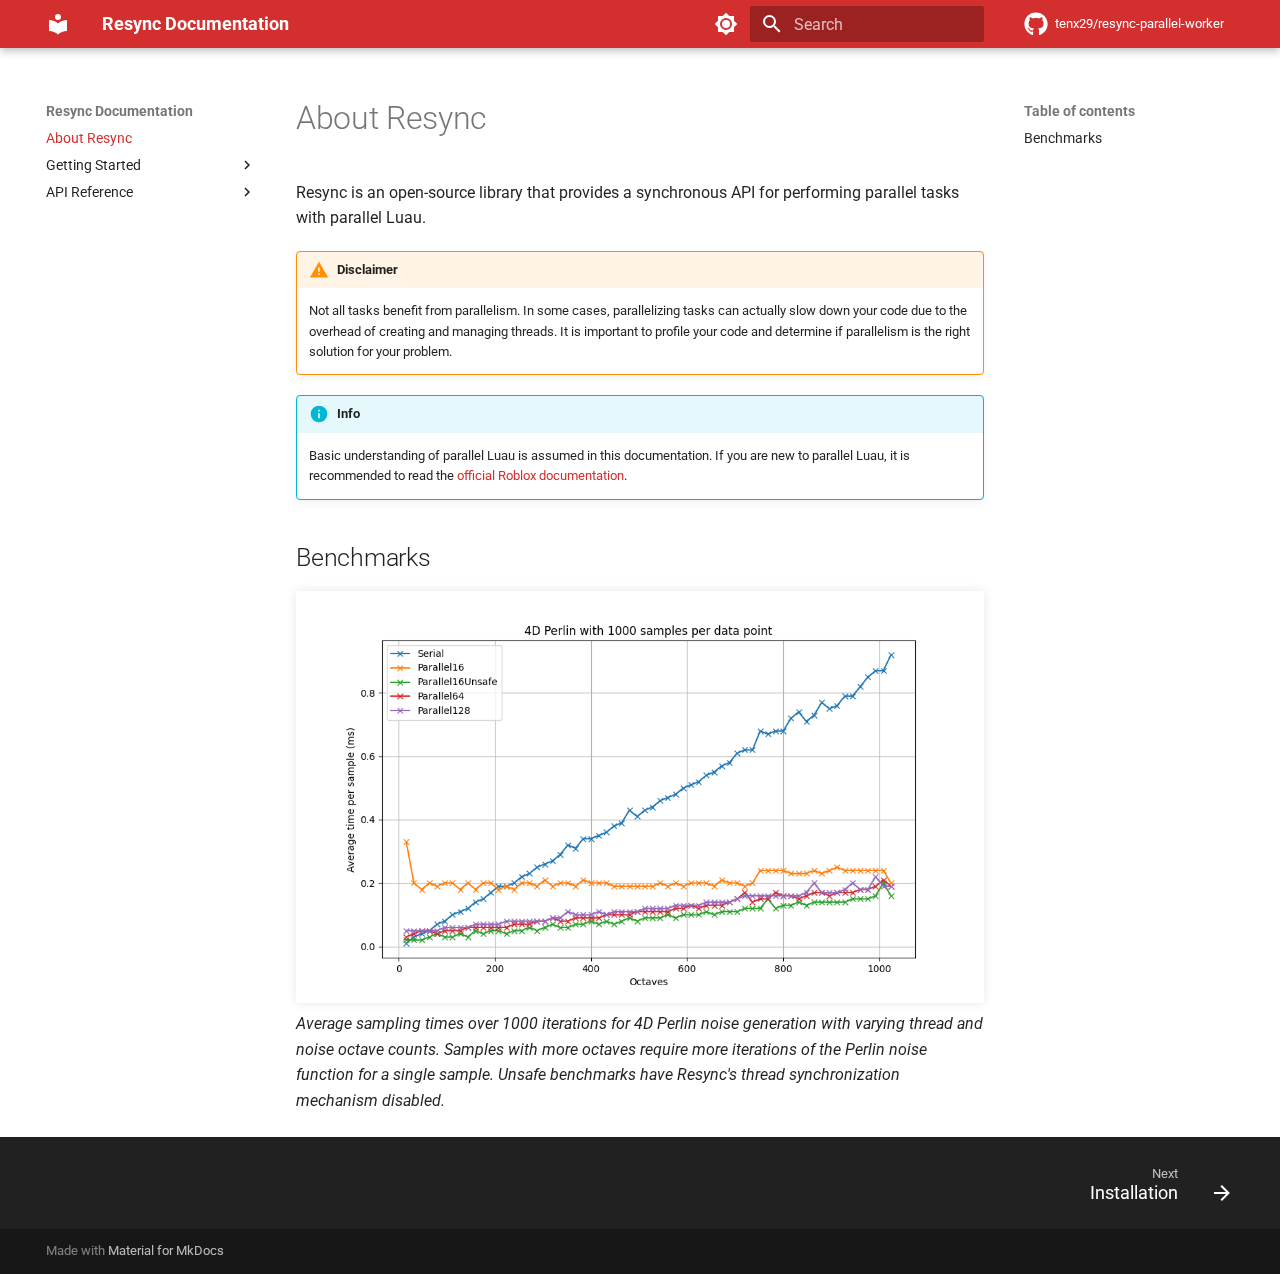
<file: index.html>
<!doctype html>
<html lang="en" class="no-js">
  <head>
    
      <meta charset="utf-8">
      <meta name="viewport" content="width=device-width,initial-scale=1">
      
      
      
        <link rel="canonical" href="https://tenx29.github.io/resync-parallel-worker/">
      
      
      
        <link rel="next" href="getting-started/installation/">
      
      
      <link rel="icon" href="assets/images/favicon.png">
      <meta name="generator" content="mkdocs-1.6.1, mkdocs-material-9.5.44">
    
    
      
        <title>Resync Documentation</title>
      
    
    
      <link rel="stylesheet" href="assets/stylesheets/main.0253249f.min.css">
      
        
        <link rel="stylesheet" href="assets/stylesheets/palette.06af60db.min.css">
      
      


    
    
      
    
    
      
        
        
        <link rel="preconnect" href="https://fonts.gstatic.com" crossorigin>
        <link rel="stylesheet" href="https://fonts.googleapis.com/css?family=Roboto:300,300i,400,400i,700,700i%7CRoboto+Mono:400,400i,700,700i&display=fallback">
        <style>:root{--md-text-font:"Roboto";--md-code-font:"Roboto Mono"}</style>
      
    
    
      <link rel="stylesheet" href="stylesheets/extra.css">
    
    <script>__md_scope=new URL(".",location),__md_hash=e=>[...e].reduce(((e,_)=>(e<<5)-e+_.charCodeAt(0)),0),__md_get=(e,_=localStorage,t=__md_scope)=>JSON.parse(_.getItem(t.pathname+"."+e)),__md_set=(e,_,t=localStorage,a=__md_scope)=>{try{t.setItem(a.pathname+"."+e,JSON.stringify(_))}catch(e){}}</script>
    
      

    
    
    
  </head>
  
  
    
    
      
    
    
    
    
    <body dir="ltr" data-md-color-scheme="default" data-md-color-primary="custom" data-md-color-accent="red">
  
    
    <input class="md-toggle" data-md-toggle="drawer" type="checkbox" id="__drawer" autocomplete="off">
    <input class="md-toggle" data-md-toggle="search" type="checkbox" id="__search" autocomplete="off">
    <label class="md-overlay" for="__drawer"></label>
    <div data-md-component="skip">
      
        
        <a href="#about-resync" class="md-skip">
          Skip to content
        </a>
      
    </div>
    <div data-md-component="announce">
      
    </div>
    
    
      

  

<header class="md-header md-header--shadow" data-md-component="header">
  <nav class="md-header__inner md-grid" aria-label="Header">
    <a href="." title="Resync Documentation" class="md-header__button md-logo" aria-label="Resync Documentation" data-md-component="logo">
      
  
  <svg xmlns="http://www.w3.org/2000/svg" viewBox="0 0 24 24"><path d="M12 8a3 3 0 0 0 3-3 3 3 0 0 0-3-3 3 3 0 0 0-3 3 3 3 0 0 0 3 3m0 3.54C9.64 9.35 6.5 8 3 8v11c3.5 0 6.64 1.35 9 3.54 2.36-2.19 5.5-3.54 9-3.54V8c-3.5 0-6.64 1.35-9 3.54"/></svg>

    </a>
    <label class="md-header__button md-icon" for="__drawer">
      
      <svg xmlns="http://www.w3.org/2000/svg" viewBox="0 0 24 24"><path d="M3 6h18v2H3zm0 5h18v2H3zm0 5h18v2H3z"/></svg>
    </label>
    <div class="md-header__title" data-md-component="header-title">
      <div class="md-header__ellipsis">
        <div class="md-header__topic">
          <span class="md-ellipsis">
            Resync Documentation
          </span>
        </div>
        <div class="md-header__topic" data-md-component="header-topic">
          <span class="md-ellipsis">
            
              About Resync
            
          </span>
        </div>
      </div>
    </div>
    
      
        <form class="md-header__option" data-md-component="palette">
  
    
    
    
    <input class="md-option" data-md-color-media="(prefers-color-scheme: light)" data-md-color-scheme="default" data-md-color-primary="custom" data-md-color-accent="red"  aria-label="Switch to dark mode"  type="radio" name="__palette" id="__palette_0">
    
      <label class="md-header__button md-icon" title="Switch to dark mode" for="__palette_1" hidden>
        <svg xmlns="http://www.w3.org/2000/svg" viewBox="0 0 24 24"><path d="M12 8a4 4 0 0 0-4 4 4 4 0 0 0 4 4 4 4 0 0 0 4-4 4 4 0 0 0-4-4m0 10a6 6 0 0 1-6-6 6 6 0 0 1 6-6 6 6 0 0 1 6 6 6 6 0 0 1-6 6m8-9.31V4h-4.69L12 .69 8.69 4H4v4.69L.69 12 4 15.31V20h4.69L12 23.31 15.31 20H20v-4.69L23.31 12z"/></svg>
      </label>
    
  
    
    
    
    <input class="md-option" data-md-color-media="(prefers-color-scheme: dark)" data-md-color-scheme="slate" data-md-color-primary="custom" data-md-color-accent="red"  aria-label="Switch to light mode"  type="radio" name="__palette" id="__palette_1">
    
      <label class="md-header__button md-icon" title="Switch to light mode" for="__palette_0" hidden>
        <svg xmlns="http://www.w3.org/2000/svg" viewBox="0 0 24 24"><path d="M12 18c-.89 0-1.74-.2-2.5-.55C11.56 16.5 13 14.42 13 12s-1.44-4.5-3.5-5.45C10.26 6.2 11.11 6 12 6a6 6 0 0 1 6 6 6 6 0 0 1-6 6m8-9.31V4h-4.69L12 .69 8.69 4H4v4.69L.69 12 4 15.31V20h4.69L12 23.31 15.31 20H20v-4.69L23.31 12z"/></svg>
      </label>
    
  
</form>
      
    
    
      <script>var palette=__md_get("__palette");if(palette&&palette.color){if("(prefers-color-scheme)"===palette.color.media){var media=matchMedia("(prefers-color-scheme: light)"),input=document.querySelector(media.matches?"[data-md-color-media='(prefers-color-scheme: light)']":"[data-md-color-media='(prefers-color-scheme: dark)']");palette.color.media=input.getAttribute("data-md-color-media"),palette.color.scheme=input.getAttribute("data-md-color-scheme"),palette.color.primary=input.getAttribute("data-md-color-primary"),palette.color.accent=input.getAttribute("data-md-color-accent")}for(var[key,value]of Object.entries(palette.color))document.body.setAttribute("data-md-color-"+key,value)}</script>
    
    
    
      <label class="md-header__button md-icon" for="__search">
        
        <svg xmlns="http://www.w3.org/2000/svg" viewBox="0 0 24 24"><path d="M9.5 3A6.5 6.5 0 0 1 16 9.5c0 1.61-.59 3.09-1.56 4.23l.27.27h.79l5 5-1.5 1.5-5-5v-.79l-.27-.27A6.52 6.52 0 0 1 9.5 16 6.5 6.5 0 0 1 3 9.5 6.5 6.5 0 0 1 9.5 3m0 2C7 5 5 7 5 9.5S7 14 9.5 14 14 12 14 9.5 12 5 9.5 5"/></svg>
      </label>
      <div class="md-search" data-md-component="search" role="dialog">
  <label class="md-search__overlay" for="__search"></label>
  <div class="md-search__inner" role="search">
    <form class="md-search__form" name="search">
      <input type="text" class="md-search__input" name="query" aria-label="Search" placeholder="Search" autocapitalize="off" autocorrect="off" autocomplete="off" spellcheck="false" data-md-component="search-query" required>
      <label class="md-search__icon md-icon" for="__search">
        
        <svg xmlns="http://www.w3.org/2000/svg" viewBox="0 0 24 24"><path d="M9.5 3A6.5 6.5 0 0 1 16 9.5c0 1.61-.59 3.09-1.56 4.23l.27.27h.79l5 5-1.5 1.5-5-5v-.79l-.27-.27A6.52 6.52 0 0 1 9.5 16 6.5 6.5 0 0 1 3 9.5 6.5 6.5 0 0 1 9.5 3m0 2C7 5 5 7 5 9.5S7 14 9.5 14 14 12 14 9.5 12 5 9.5 5"/></svg>
        
        <svg xmlns="http://www.w3.org/2000/svg" viewBox="0 0 24 24"><path d="M20 11v2H8l5.5 5.5-1.42 1.42L4.16 12l7.92-7.92L13.5 5.5 8 11z"/></svg>
      </label>
      <nav class="md-search__options" aria-label="Search">
        
        <button type="reset" class="md-search__icon md-icon" title="Clear" aria-label="Clear" tabindex="-1">
          
          <svg xmlns="http://www.w3.org/2000/svg" viewBox="0 0 24 24"><path d="M19 6.41 17.59 5 12 10.59 6.41 5 5 6.41 10.59 12 5 17.59 6.41 19 12 13.41 17.59 19 19 17.59 13.41 12z"/></svg>
        </button>
      </nav>
      
    </form>
    <div class="md-search__output">
      <div class="md-search__scrollwrap" tabindex="0" data-md-scrollfix>
        <div class="md-search-result" data-md-component="search-result">
          <div class="md-search-result__meta">
            Initializing search
          </div>
          <ol class="md-search-result__list" role="presentation"></ol>
        </div>
      </div>
    </div>
  </div>
</div>
    
    
      <div class="md-header__source">
        <a href="https://github.com/tenx29/resync-parallel-worker/" title="Go to repository" class="md-source" data-md-component="source">
  <div class="md-source__icon md-icon">
    
    <svg xmlns="http://www.w3.org/2000/svg" viewBox="0 0 496 512"><!--! Font Awesome Free 6.6.0 by @fontawesome - https://fontawesome.com License - https://fontawesome.com/license/free (Icons: CC BY 4.0, Fonts: SIL OFL 1.1, Code: MIT License) Copyright 2024 Fonticons, Inc.--><path d="M165.9 397.4c0 2-2.3 3.6-5.2 3.6-3.3.3-5.6-1.3-5.6-3.6 0-2 2.3-3.6 5.2-3.6 3-.3 5.6 1.3 5.6 3.6m-31.1-4.5c-.7 2 1.3 4.3 4.3 4.9 2.6 1 5.6 0 6.2-2s-1.3-4.3-4.3-5.2c-2.6-.7-5.5.3-6.2 2.3m44.2-1.7c-2.9.7-4.9 2.6-4.6 4.9.3 2 2.9 3.3 5.9 2.6 2.9-.7 4.9-2.6 4.6-4.6-.3-1.9-3-3.2-5.9-2.9M244.8 8C106.1 8 0 113.3 0 252c0 110.9 69.8 205.8 169.5 239.2 12.8 2.3 17.3-5.6 17.3-12.1 0-6.2-.3-40.4-.3-61.4 0 0-70 15-84.7-29.8 0 0-11.4-29.1-27.8-36.6 0 0-22.9-15.7 1.6-15.4 0 0 24.9 2 38.6 25.8 21.9 38.6 58.6 27.5 72.9 20.9 2.3-16 8.8-27.1 16-33.7-55.9-6.2-112.3-14.3-112.3-110.5 0-27.5 7.6-41.3 23.6-58.9-2.6-6.5-11.1-33.3 2.6-67.9 20.9-6.5 69 27 69 27 20-5.6 41.5-8.5 62.8-8.5s42.8 2.9 62.8 8.5c0 0 48.1-33.6 69-27 13.7 34.7 5.2 61.4 2.6 67.9 16 17.7 25.8 31.5 25.8 58.9 0 96.5-58.9 104.2-114.8 110.5 9.2 7.9 17 22.9 17 46.4 0 33.7-.3 75.4-.3 83.6 0 6.5 4.6 14.4 17.3 12.1C428.2 457.8 496 362.9 496 252 496 113.3 383.5 8 244.8 8M97.2 352.9c-1.3 1-1 3.3.7 5.2 1.6 1.6 3.9 2.3 5.2 1 1.3-1 1-3.3-.7-5.2-1.6-1.6-3.9-2.3-5.2-1m-10.8-8.1c-.7 1.3.3 2.9 2.3 3.9 1.6 1 3.6.7 4.3-.7.7-1.3-.3-2.9-2.3-3.9-2-.6-3.6-.3-4.3.7m32.4 35.6c-1.6 1.3-1 4.3 1.3 6.2 2.3 2.3 5.2 2.6 6.5 1 1.3-1.3.7-4.3-1.3-6.2-2.2-2.3-5.2-2.6-6.5-1m-11.4-14.7c-1.6 1-1.6 3.6 0 5.9s4.3 3.3 5.6 2.3c1.6-1.3 1.6-3.9 0-6.2-1.4-2.3-4-3.3-5.6-2"/></svg>
  </div>
  <div class="md-source__repository">
    tenx29/resync-parallel-worker
  </div>
</a>
      </div>
    
  </nav>
  
</header>
    
    <div class="md-container" data-md-component="container">
      
      
        
          
        
      
      <main class="md-main" data-md-component="main">
        <div class="md-main__inner md-grid">
          
            
              
              <div class="md-sidebar md-sidebar--primary" data-md-component="sidebar" data-md-type="navigation" >
                <div class="md-sidebar__scrollwrap">
                  <div class="md-sidebar__inner">
                    



<nav class="md-nav md-nav--primary" aria-label="Navigation" data-md-level="0">
  <label class="md-nav__title" for="__drawer">
    <a href="." title="Resync Documentation" class="md-nav__button md-logo" aria-label="Resync Documentation" data-md-component="logo">
      
  
  <svg xmlns="http://www.w3.org/2000/svg" viewBox="0 0 24 24"><path d="M12 8a3 3 0 0 0 3-3 3 3 0 0 0-3-3 3 3 0 0 0-3 3 3 3 0 0 0 3 3m0 3.54C9.64 9.35 6.5 8 3 8v11c3.5 0 6.64 1.35 9 3.54 2.36-2.19 5.5-3.54 9-3.54V8c-3.5 0-6.64 1.35-9 3.54"/></svg>

    </a>
    Resync Documentation
  </label>
  
    <div class="md-nav__source">
      <a href="https://github.com/tenx29/resync-parallel-worker/" title="Go to repository" class="md-source" data-md-component="source">
  <div class="md-source__icon md-icon">
    
    <svg xmlns="http://www.w3.org/2000/svg" viewBox="0 0 496 512"><!--! Font Awesome Free 6.6.0 by @fontawesome - https://fontawesome.com License - https://fontawesome.com/license/free (Icons: CC BY 4.0, Fonts: SIL OFL 1.1, Code: MIT License) Copyright 2024 Fonticons, Inc.--><path d="M165.9 397.4c0 2-2.3 3.6-5.2 3.6-3.3.3-5.6-1.3-5.6-3.6 0-2 2.3-3.6 5.2-3.6 3-.3 5.6 1.3 5.6 3.6m-31.1-4.5c-.7 2 1.3 4.3 4.3 4.9 2.6 1 5.6 0 6.2-2s-1.3-4.3-4.3-5.2c-2.6-.7-5.5.3-6.2 2.3m44.2-1.7c-2.9.7-4.9 2.6-4.6 4.9.3 2 2.9 3.3 5.9 2.6 2.9-.7 4.9-2.6 4.6-4.6-.3-1.9-3-3.2-5.9-2.9M244.8 8C106.1 8 0 113.3 0 252c0 110.9 69.8 205.8 169.5 239.2 12.8 2.3 17.3-5.6 17.3-12.1 0-6.2-.3-40.4-.3-61.4 0 0-70 15-84.7-29.8 0 0-11.4-29.1-27.8-36.6 0 0-22.9-15.7 1.6-15.4 0 0 24.9 2 38.6 25.8 21.9 38.6 58.6 27.5 72.9 20.9 2.3-16 8.8-27.1 16-33.7-55.9-6.2-112.3-14.3-112.3-110.5 0-27.5 7.6-41.3 23.6-58.9-2.6-6.5-11.1-33.3 2.6-67.9 20.9-6.5 69 27 69 27 20-5.6 41.5-8.5 62.8-8.5s42.8 2.9 62.8 8.5c0 0 48.1-33.6 69-27 13.7 34.7 5.2 61.4 2.6 67.9 16 17.7 25.8 31.5 25.8 58.9 0 96.5-58.9 104.2-114.8 110.5 9.2 7.9 17 22.9 17 46.4 0 33.7-.3 75.4-.3 83.6 0 6.5 4.6 14.4 17.3 12.1C428.2 457.8 496 362.9 496 252 496 113.3 383.5 8 244.8 8M97.2 352.9c-1.3 1-1 3.3.7 5.2 1.6 1.6 3.9 2.3 5.2 1 1.3-1 1-3.3-.7-5.2-1.6-1.6-3.9-2.3-5.2-1m-10.8-8.1c-.7 1.3.3 2.9 2.3 3.9 1.6 1 3.6.7 4.3-.7.7-1.3-.3-2.9-2.3-3.9-2-.6-3.6-.3-4.3.7m32.4 35.6c-1.6 1.3-1 4.3 1.3 6.2 2.3 2.3 5.2 2.6 6.5 1 1.3-1.3.7-4.3-1.3-6.2-2.2-2.3-5.2-2.6-6.5-1m-11.4-14.7c-1.6 1-1.6 3.6 0 5.9s4.3 3.3 5.6 2.3c1.6-1.3 1.6-3.9 0-6.2-1.4-2.3-4-3.3-5.6-2"/></svg>
  </div>
  <div class="md-source__repository">
    tenx29/resync-parallel-worker
  </div>
</a>
    </div>
  
  <ul class="md-nav__list" data-md-scrollfix>
    
      
      
  
  
    
  
  
  
    <li class="md-nav__item md-nav__item--active">
      
      <input class="md-nav__toggle md-toggle" type="checkbox" id="__toc">
      
      
        
      
      
        <label class="md-nav__link md-nav__link--active" for="__toc">
          
  
  <span class="md-ellipsis">
    About Resync
  </span>
  

          <span class="md-nav__icon md-icon"></span>
        </label>
      
      <a href="." class="md-nav__link md-nav__link--active">
        
  
  <span class="md-ellipsis">
    About Resync
  </span>
  

      </a>
      
        

<nav class="md-nav md-nav--secondary" aria-label="Table of contents">
  
  
  
    
  
  
    <label class="md-nav__title" for="__toc">
      <span class="md-nav__icon md-icon"></span>
      Table of contents
    </label>
    <ul class="md-nav__list" data-md-component="toc" data-md-scrollfix>
      
        <li class="md-nav__item">
  <a href="#benchmarks" class="md-nav__link">
    <span class="md-ellipsis">
      Benchmarks
    </span>
  </a>
  
</li>
      
    </ul>
  
</nav>
      
    </li>
  

    
      
      
  
  
  
  
    
    
    
    
    <li class="md-nav__item md-nav__item--nested">
      
        
        
        <input class="md-nav__toggle md-toggle " type="checkbox" id="__nav_2" >
        
          
          <label class="md-nav__link" for="__nav_2" id="__nav_2_label" tabindex="0">
            
  
  <span class="md-ellipsis">
    Getting Started
  </span>
  

            <span class="md-nav__icon md-icon"></span>
          </label>
        
        <nav class="md-nav" data-md-level="1" aria-labelledby="__nav_2_label" aria-expanded="false">
          <label class="md-nav__title" for="__nav_2">
            <span class="md-nav__icon md-icon"></span>
            Getting Started
          </label>
          <ul class="md-nav__list" data-md-scrollfix>
            
              
                
  
  
  
  
    <li class="md-nav__item">
      <a href="getting-started/installation/" class="md-nav__link">
        
  
  <span class="md-ellipsis">
    Installation
  </span>
  

      </a>
    </li>
  

              
            
              
                
  
  
  
  
    <li class="md-nav__item">
      <a href="getting-started/tutorial-setup/" class="md-nav__link">
        
  
  <span class="md-ellipsis">
    Tutorial Setup
  </span>
  

      </a>
    </li>
  

              
            
              
                
  
  
  
  
    <li class="md-nav__item">
      <a href="getting-started/generating-terrain/" class="md-nav__link">
        
  
  <span class="md-ellipsis">
    Generating Terrain
  </span>
  

      </a>
    </li>
  

              
            
              
                
  
  
  
  
    <li class="md-nav__item">
      <a href="getting-started/parallel-terrain-generation/" class="md-nav__link">
        
  
  <span class="md-ellipsis">
    Parallel Terrain Generation
  </span>
  

      </a>
    </li>
  

              
            
              
                
  
  
  
  
    <li class="md-nav__item">
      <a href="getting-started/thread-dispatching/" class="md-nav__link">
        
  
  <span class="md-ellipsis">
    Thread Dispatching
  </span>
  

      </a>
    </li>
  

              
            
              
                
  
  
  
  
    <li class="md-nav__item">
      <a href="getting-started/best-practices/" class="md-nav__link">
        
  
  <span class="md-ellipsis">
    Best Practices & Optimization
  </span>
  

      </a>
    </li>
  

              
            
          </ul>
        </nav>
      
    </li>
  

    
      
      
  
  
  
  
    
    
    
    
    <li class="md-nav__item md-nav__item--nested">
      
        
        
        <input class="md-nav__toggle md-toggle " type="checkbox" id="__nav_3" >
        
          
          <label class="md-nav__link" for="__nav_3" id="__nav_3_label" tabindex="0">
            
  
  <span class="md-ellipsis">
    API Reference
  </span>
  

            <span class="md-nav__icon md-icon"></span>
          </label>
        
        <nav class="md-nav" data-md-level="1" aria-labelledby="__nav_3_label" aria-expanded="false">
          <label class="md-nav__title" for="__nav_3">
            <span class="md-nav__icon md-icon"></span>
            API Reference
          </label>
          <ul class="md-nav__list" data-md-scrollfix>
            
              
                
  
  
  
  
    <li class="md-nav__item">
      <a href="api-reference/threadpool/" class="md-nav__link">
        
  
  <span class="md-ellipsis">
    ThreadPool
  </span>
  

      </a>
    </li>
  

              
            
              
                
  
  
  
  
    <li class="md-nav__item">
      <a href="api-reference/types/" class="md-nav__link">
        
  
  <span class="md-ellipsis">
    Types
  </span>
  

      </a>
    </li>
  

              
            
              
                
  
  
  
  
    <li class="md-nav__item">
      <a href="api-reference/handlers/" class="md-nav__link">
        
  
  <span class="md-ellipsis">
    Server & Client Handlers
  </span>
  

      </a>
    </li>
  

              
            
          </ul>
        </nav>
      
    </li>
  

    
  </ul>
</nav>
                  </div>
                </div>
              </div>
            
            
              
              <div class="md-sidebar md-sidebar--secondary" data-md-component="sidebar" data-md-type="toc" >
                <div class="md-sidebar__scrollwrap">
                  <div class="md-sidebar__inner">
                    

<nav class="md-nav md-nav--secondary" aria-label="Table of contents">
  
  
  
    
  
  
    <label class="md-nav__title" for="__toc">
      <span class="md-nav__icon md-icon"></span>
      Table of contents
    </label>
    <ul class="md-nav__list" data-md-component="toc" data-md-scrollfix>
      
        <li class="md-nav__item">
  <a href="#benchmarks" class="md-nav__link">
    <span class="md-ellipsis">
      Benchmarks
    </span>
  </a>
  
</li>
      
    </ul>
  
</nav>
                  </div>
                </div>
              </div>
            
          
          
            <div class="md-content" data-md-component="content">
              <article class="md-content__inner md-typeset">
                
                  

  
  


<h1 id="about-resync">About Resync</h1>
<p>Resync is an open-source library that provides a synchronous API for performing parallel tasks with parallel Luau.</p>
<div class="admonition warning">
<p class="admonition-title">Disclaimer</p>
<p>Not all tasks benefit from parallelism. In some cases, parallelizing tasks can actually slow down your code due to the overhead of creating and managing threads. It is important to profile your code and determine if parallelism is the right solution for your problem.</p>
</div>
<div class="admonition info">
<p class="admonition-title">Info</p>
<p>Basic understanding of parallel Luau is assumed in this documentation. If you are new to parallel Luau, it is recommended to read the <a href="https://create.roblox.com/docs/scripting/multithreading">official Roblox documentation</a>.</p>
</div>
<h2 id="benchmarks">Benchmarks</h2>
<p><img alt="Graph of 4D Perlin noise benchmark results" src="assets/resync_parallel_benchmark.png" />
<em>Average sampling times over 1000 iterations for 4D Perlin noise generation with varying thread and noise octave counts. Samples with more octaves require more iterations of the Perlin noise function for a single sample. Unsafe benchmarks have Resync's thread synchronization mechanism disabled.</em></p>












                
              </article>
            </div>
          
          
<script>var target=document.getElementById(location.hash.slice(1));target&&target.name&&(target.checked=target.name.startsWith("__tabbed_"))</script>
        </div>
        
      </main>
      
        <footer class="md-footer">
  
    
      
      <nav class="md-footer__inner md-grid" aria-label="Footer" >
        
        
          
          <a href="getting-started/installation/" class="md-footer__link md-footer__link--next" aria-label="Next: Installation">
            <div class="md-footer__title">
              <span class="md-footer__direction">
                Next
              </span>
              <div class="md-ellipsis">
                Installation
              </div>
            </div>
            <div class="md-footer__button md-icon">
              
              <svg xmlns="http://www.w3.org/2000/svg" viewBox="0 0 24 24"><path d="M4 11v2h12l-5.5 5.5 1.42 1.42L19.84 12l-7.92-7.92L10.5 5.5 16 11z"/></svg>
            </div>
          </a>
        
      </nav>
    
  
  <div class="md-footer-meta md-typeset">
    <div class="md-footer-meta__inner md-grid">
      <div class="md-copyright">
  
  
    Made with
    <a href="https://squidfunk.github.io/mkdocs-material/" target="_blank" rel="noopener">
      Material for MkDocs
    </a>
  
</div>
      
    </div>
  </div>
</footer>
      
    </div>
    <div class="md-dialog" data-md-component="dialog">
      <div class="md-dialog__inner md-typeset"></div>
    </div>
    
      <div class="md-progress" data-md-component="progress" role="progressbar"></div>
    
    
    <script id="__config" type="application/json">{"base": ".", "features": ["navigation.instant", "navigation.instant.progress", "navigation.footer"], "search": "assets/javascripts/workers/search.6ce7567c.min.js", "translations": {"clipboard.copied": "Copied to clipboard", "clipboard.copy": "Copy to clipboard", "search.result.more.one": "1 more on this page", "search.result.more.other": "# more on this page", "search.result.none": "No matching documents", "search.result.one": "1 matching document", "search.result.other": "# matching documents", "search.result.placeholder": "Type to start searching", "search.result.term.missing": "Missing", "select.version": "Select version"}}</script>
    
    
      <script src="assets/javascripts/bundle.83f73b43.min.js"></script>
      
    
  </body>
</html>
</file>
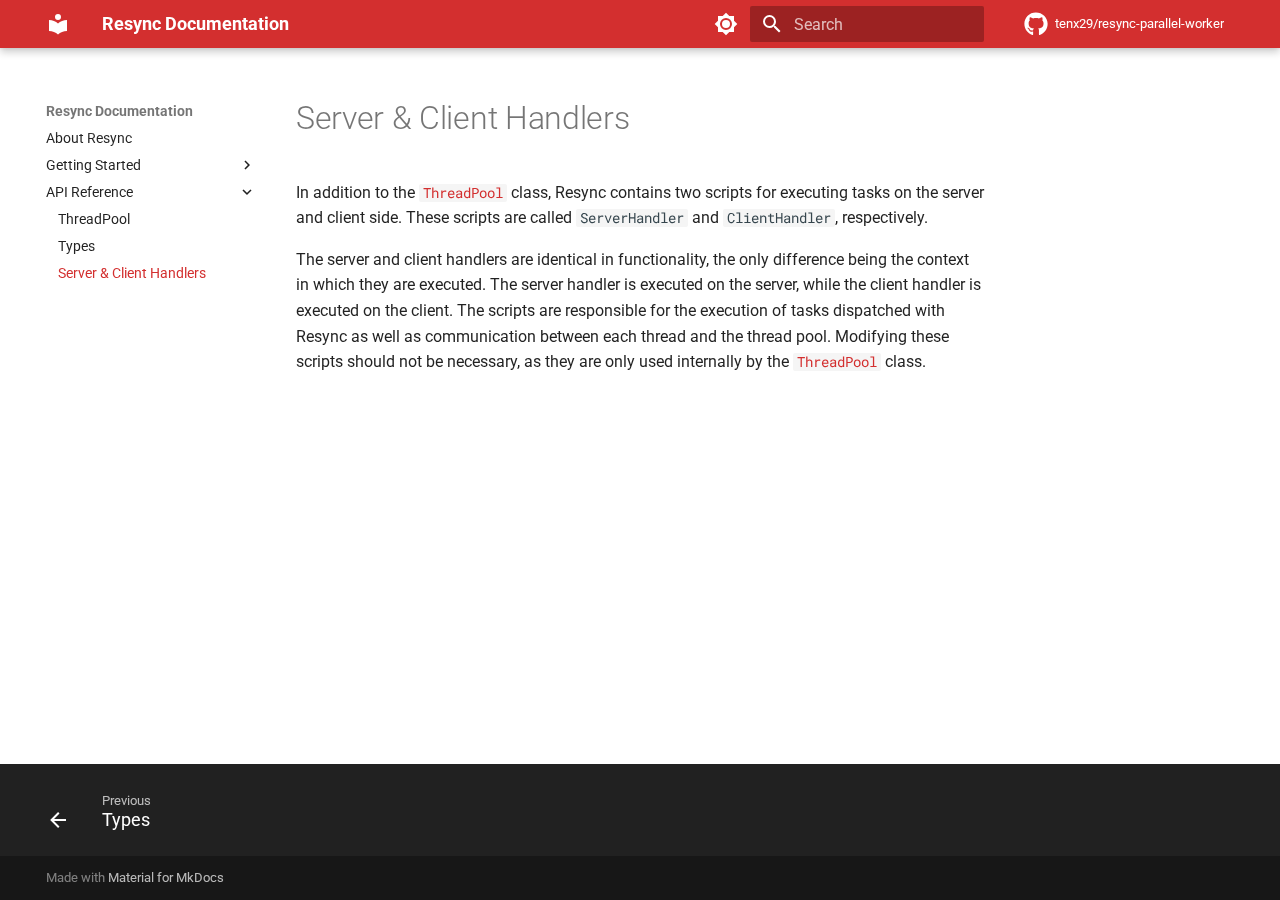
<file: api-reference/handlers/index.html>
<!doctype html>
<html lang="en" class="no-js">
  <head>
    
      <meta charset="utf-8">
      <meta name="viewport" content="width=device-width,initial-scale=1">
      
      
      
        <link rel="canonical" href="https://tenx29.github.io/resync-parallel-worker/api-reference/handlers/">
      
      
        <link rel="prev" href="../types/">
      
      
      
      <link rel="icon" href="../../assets/images/favicon.png">
      <meta name="generator" content="mkdocs-1.6.1, mkdocs-material-9.5.44">
    
    
      
        <title>Server & Client Handlers - Resync Documentation</title>
      
    
    
      <link rel="stylesheet" href="../../assets/stylesheets/main.0253249f.min.css">
      
        
        <link rel="stylesheet" href="../../assets/stylesheets/palette.06af60db.min.css">
      
      


    
    
      
    
    
      
        
        
        <link rel="preconnect" href="https://fonts.gstatic.com" crossorigin>
        <link rel="stylesheet" href="https://fonts.googleapis.com/css?family=Roboto:300,300i,400,400i,700,700i%7CRoboto+Mono:400,400i,700,700i&display=fallback">
        <style>:root{--md-text-font:"Roboto";--md-code-font:"Roboto Mono"}</style>
      
    
    
      <link rel="stylesheet" href="../../stylesheets/extra.css">
    
    <script>__md_scope=new URL("../..",location),__md_hash=e=>[...e].reduce(((e,_)=>(e<<5)-e+_.charCodeAt(0)),0),__md_get=(e,_=localStorage,t=__md_scope)=>JSON.parse(_.getItem(t.pathname+"."+e)),__md_set=(e,_,t=localStorage,a=__md_scope)=>{try{t.setItem(a.pathname+"."+e,JSON.stringify(_))}catch(e){}}</script>
    
      

    
    
    
  </head>
  
  
    
    
      
    
    
    
    
    <body dir="ltr" data-md-color-scheme="default" data-md-color-primary="custom" data-md-color-accent="red">
  
    
    <input class="md-toggle" data-md-toggle="drawer" type="checkbox" id="__drawer" autocomplete="off">
    <input class="md-toggle" data-md-toggle="search" type="checkbox" id="__search" autocomplete="off">
    <label class="md-overlay" for="__drawer"></label>
    <div data-md-component="skip">
      
        
        <a href="#server-client-handlers" class="md-skip">
          Skip to content
        </a>
      
    </div>
    <div data-md-component="announce">
      
    </div>
    
    
      

  

<header class="md-header md-header--shadow" data-md-component="header">
  <nav class="md-header__inner md-grid" aria-label="Header">
    <a href="../.." title="Resync Documentation" class="md-header__button md-logo" aria-label="Resync Documentation" data-md-component="logo">
      
  
  <svg xmlns="http://www.w3.org/2000/svg" viewBox="0 0 24 24"><path d="M12 8a3 3 0 0 0 3-3 3 3 0 0 0-3-3 3 3 0 0 0-3 3 3 3 0 0 0 3 3m0 3.54C9.64 9.35 6.5 8 3 8v11c3.5 0 6.64 1.35 9 3.54 2.36-2.19 5.5-3.54 9-3.54V8c-3.5 0-6.64 1.35-9 3.54"/></svg>

    </a>
    <label class="md-header__button md-icon" for="__drawer">
      
      <svg xmlns="http://www.w3.org/2000/svg" viewBox="0 0 24 24"><path d="M3 6h18v2H3zm0 5h18v2H3zm0 5h18v2H3z"/></svg>
    </label>
    <div class="md-header__title" data-md-component="header-title">
      <div class="md-header__ellipsis">
        <div class="md-header__topic">
          <span class="md-ellipsis">
            Resync Documentation
          </span>
        </div>
        <div class="md-header__topic" data-md-component="header-topic">
          <span class="md-ellipsis">
            
              Server & Client Handlers
            
          </span>
        </div>
      </div>
    </div>
    
      
        <form class="md-header__option" data-md-component="palette">
  
    
    
    
    <input class="md-option" data-md-color-media="(prefers-color-scheme: light)" data-md-color-scheme="default" data-md-color-primary="custom" data-md-color-accent="red"  aria-label="Switch to dark mode"  type="radio" name="__palette" id="__palette_0">
    
      <label class="md-header__button md-icon" title="Switch to dark mode" for="__palette_1" hidden>
        <svg xmlns="http://www.w3.org/2000/svg" viewBox="0 0 24 24"><path d="M12 8a4 4 0 0 0-4 4 4 4 0 0 0 4 4 4 4 0 0 0 4-4 4 4 0 0 0-4-4m0 10a6 6 0 0 1-6-6 6 6 0 0 1 6-6 6 6 0 0 1 6 6 6 6 0 0 1-6 6m8-9.31V4h-4.69L12 .69 8.69 4H4v4.69L.69 12 4 15.31V20h4.69L12 23.31 15.31 20H20v-4.69L23.31 12z"/></svg>
      </label>
    
  
    
    
    
    <input class="md-option" data-md-color-media="(prefers-color-scheme: dark)" data-md-color-scheme="slate" data-md-color-primary="custom" data-md-color-accent="red"  aria-label="Switch to light mode"  type="radio" name="__palette" id="__palette_1">
    
      <label class="md-header__button md-icon" title="Switch to light mode" for="__palette_0" hidden>
        <svg xmlns="http://www.w3.org/2000/svg" viewBox="0 0 24 24"><path d="M12 18c-.89 0-1.74-.2-2.5-.55C11.56 16.5 13 14.42 13 12s-1.44-4.5-3.5-5.45C10.26 6.2 11.11 6 12 6a6 6 0 0 1 6 6 6 6 0 0 1-6 6m8-9.31V4h-4.69L12 .69 8.69 4H4v4.69L.69 12 4 15.31V20h4.69L12 23.31 15.31 20H20v-4.69L23.31 12z"/></svg>
      </label>
    
  
</form>
      
    
    
      <script>var palette=__md_get("__palette");if(palette&&palette.color){if("(prefers-color-scheme)"===palette.color.media){var media=matchMedia("(prefers-color-scheme: light)"),input=document.querySelector(media.matches?"[data-md-color-media='(prefers-color-scheme: light)']":"[data-md-color-media='(prefers-color-scheme: dark)']");palette.color.media=input.getAttribute("data-md-color-media"),palette.color.scheme=input.getAttribute("data-md-color-scheme"),palette.color.primary=input.getAttribute("data-md-color-primary"),palette.color.accent=input.getAttribute("data-md-color-accent")}for(var[key,value]of Object.entries(palette.color))document.body.setAttribute("data-md-color-"+key,value)}</script>
    
    
    
      <label class="md-header__button md-icon" for="__search">
        
        <svg xmlns="http://www.w3.org/2000/svg" viewBox="0 0 24 24"><path d="M9.5 3A6.5 6.5 0 0 1 16 9.5c0 1.61-.59 3.09-1.56 4.23l.27.27h.79l5 5-1.5 1.5-5-5v-.79l-.27-.27A6.52 6.52 0 0 1 9.5 16 6.5 6.5 0 0 1 3 9.5 6.5 6.5 0 0 1 9.5 3m0 2C7 5 5 7 5 9.5S7 14 9.5 14 14 12 14 9.5 12 5 9.5 5"/></svg>
      </label>
      <div class="md-search" data-md-component="search" role="dialog">
  <label class="md-search__overlay" for="__search"></label>
  <div class="md-search__inner" role="search">
    <form class="md-search__form" name="search">
      <input type="text" class="md-search__input" name="query" aria-label="Search" placeholder="Search" autocapitalize="off" autocorrect="off" autocomplete="off" spellcheck="false" data-md-component="search-query" required>
      <label class="md-search__icon md-icon" for="__search">
        
        <svg xmlns="http://www.w3.org/2000/svg" viewBox="0 0 24 24"><path d="M9.5 3A6.5 6.5 0 0 1 16 9.5c0 1.61-.59 3.09-1.56 4.23l.27.27h.79l5 5-1.5 1.5-5-5v-.79l-.27-.27A6.52 6.52 0 0 1 9.5 16 6.5 6.5 0 0 1 3 9.5 6.5 6.5 0 0 1 9.5 3m0 2C7 5 5 7 5 9.5S7 14 9.5 14 14 12 14 9.5 12 5 9.5 5"/></svg>
        
        <svg xmlns="http://www.w3.org/2000/svg" viewBox="0 0 24 24"><path d="M20 11v2H8l5.5 5.5-1.42 1.42L4.16 12l7.92-7.92L13.5 5.5 8 11z"/></svg>
      </label>
      <nav class="md-search__options" aria-label="Search">
        
        <button type="reset" class="md-search__icon md-icon" title="Clear" aria-label="Clear" tabindex="-1">
          
          <svg xmlns="http://www.w3.org/2000/svg" viewBox="0 0 24 24"><path d="M19 6.41 17.59 5 12 10.59 6.41 5 5 6.41 10.59 12 5 17.59 6.41 19 12 13.41 17.59 19 19 17.59 13.41 12z"/></svg>
        </button>
      </nav>
      
    </form>
    <div class="md-search__output">
      <div class="md-search__scrollwrap" tabindex="0" data-md-scrollfix>
        <div class="md-search-result" data-md-component="search-result">
          <div class="md-search-result__meta">
            Initializing search
          </div>
          <ol class="md-search-result__list" role="presentation"></ol>
        </div>
      </div>
    </div>
  </div>
</div>
    
    
      <div class="md-header__source">
        <a href="https://github.com/tenx29/resync-parallel-worker/" title="Go to repository" class="md-source" data-md-component="source">
  <div class="md-source__icon md-icon">
    
    <svg xmlns="http://www.w3.org/2000/svg" viewBox="0 0 496 512"><!--! Font Awesome Free 6.6.0 by @fontawesome - https://fontawesome.com License - https://fontawesome.com/license/free (Icons: CC BY 4.0, Fonts: SIL OFL 1.1, Code: MIT License) Copyright 2024 Fonticons, Inc.--><path d="M165.9 397.4c0 2-2.3 3.6-5.2 3.6-3.3.3-5.6-1.3-5.6-3.6 0-2 2.3-3.6 5.2-3.6 3-.3 5.6 1.3 5.6 3.6m-31.1-4.5c-.7 2 1.3 4.3 4.3 4.9 2.6 1 5.6 0 6.2-2s-1.3-4.3-4.3-5.2c-2.6-.7-5.5.3-6.2 2.3m44.2-1.7c-2.9.7-4.9 2.6-4.6 4.9.3 2 2.9 3.3 5.9 2.6 2.9-.7 4.9-2.6 4.6-4.6-.3-1.9-3-3.2-5.9-2.9M244.8 8C106.1 8 0 113.3 0 252c0 110.9 69.8 205.8 169.5 239.2 12.8 2.3 17.3-5.6 17.3-12.1 0-6.2-.3-40.4-.3-61.4 0 0-70 15-84.7-29.8 0 0-11.4-29.1-27.8-36.6 0 0-22.9-15.7 1.6-15.4 0 0 24.9 2 38.6 25.8 21.9 38.6 58.6 27.5 72.9 20.9 2.3-16 8.8-27.1 16-33.7-55.9-6.2-112.3-14.3-112.3-110.5 0-27.5 7.6-41.3 23.6-58.9-2.6-6.5-11.1-33.3 2.6-67.9 20.9-6.5 69 27 69 27 20-5.6 41.5-8.5 62.8-8.5s42.8 2.9 62.8 8.5c0 0 48.1-33.6 69-27 13.7 34.7 5.2 61.4 2.6 67.9 16 17.7 25.8 31.5 25.8 58.9 0 96.5-58.9 104.2-114.8 110.5 9.2 7.9 17 22.9 17 46.4 0 33.7-.3 75.4-.3 83.6 0 6.5 4.6 14.4 17.3 12.1C428.2 457.8 496 362.9 496 252 496 113.3 383.5 8 244.8 8M97.2 352.9c-1.3 1-1 3.3.7 5.2 1.6 1.6 3.9 2.3 5.2 1 1.3-1 1-3.3-.7-5.2-1.6-1.6-3.9-2.3-5.2-1m-10.8-8.1c-.7 1.3.3 2.9 2.3 3.9 1.6 1 3.6.7 4.3-.7.7-1.3-.3-2.9-2.3-3.9-2-.6-3.6-.3-4.3.7m32.4 35.6c-1.6 1.3-1 4.3 1.3 6.2 2.3 2.3 5.2 2.6 6.5 1 1.3-1.3.7-4.3-1.3-6.2-2.2-2.3-5.2-2.6-6.5-1m-11.4-14.7c-1.6 1-1.6 3.6 0 5.9s4.3 3.3 5.6 2.3c1.6-1.3 1.6-3.9 0-6.2-1.4-2.3-4-3.3-5.6-2"/></svg>
  </div>
  <div class="md-source__repository">
    tenx29/resync-parallel-worker
  </div>
</a>
      </div>
    
  </nav>
  
</header>
    
    <div class="md-container" data-md-component="container">
      
      
        
          
        
      
      <main class="md-main" data-md-component="main">
        <div class="md-main__inner md-grid">
          
            
              
              <div class="md-sidebar md-sidebar--primary" data-md-component="sidebar" data-md-type="navigation" >
                <div class="md-sidebar__scrollwrap">
                  <div class="md-sidebar__inner">
                    



<nav class="md-nav md-nav--primary" aria-label="Navigation" data-md-level="0">
  <label class="md-nav__title" for="__drawer">
    <a href="../.." title="Resync Documentation" class="md-nav__button md-logo" aria-label="Resync Documentation" data-md-component="logo">
      
  
  <svg xmlns="http://www.w3.org/2000/svg" viewBox="0 0 24 24"><path d="M12 8a3 3 0 0 0 3-3 3 3 0 0 0-3-3 3 3 0 0 0-3 3 3 3 0 0 0 3 3m0 3.54C9.64 9.35 6.5 8 3 8v11c3.5 0 6.64 1.35 9 3.54 2.36-2.19 5.5-3.54 9-3.54V8c-3.5 0-6.64 1.35-9 3.54"/></svg>

    </a>
    Resync Documentation
  </label>
  
    <div class="md-nav__source">
      <a href="https://github.com/tenx29/resync-parallel-worker/" title="Go to repository" class="md-source" data-md-component="source">
  <div class="md-source__icon md-icon">
    
    <svg xmlns="http://www.w3.org/2000/svg" viewBox="0 0 496 512"><!--! Font Awesome Free 6.6.0 by @fontawesome - https://fontawesome.com License - https://fontawesome.com/license/free (Icons: CC BY 4.0, Fonts: SIL OFL 1.1, Code: MIT License) Copyright 2024 Fonticons, Inc.--><path d="M165.9 397.4c0 2-2.3 3.6-5.2 3.6-3.3.3-5.6-1.3-5.6-3.6 0-2 2.3-3.6 5.2-3.6 3-.3 5.6 1.3 5.6 3.6m-31.1-4.5c-.7 2 1.3 4.3 4.3 4.9 2.6 1 5.6 0 6.2-2s-1.3-4.3-4.3-5.2c-2.6-.7-5.5.3-6.2 2.3m44.2-1.7c-2.9.7-4.9 2.6-4.6 4.9.3 2 2.9 3.3 5.9 2.6 2.9-.7 4.9-2.6 4.6-4.6-.3-1.9-3-3.2-5.9-2.9M244.8 8C106.1 8 0 113.3 0 252c0 110.9 69.8 205.8 169.5 239.2 12.8 2.3 17.3-5.6 17.3-12.1 0-6.2-.3-40.4-.3-61.4 0 0-70 15-84.7-29.8 0 0-11.4-29.1-27.8-36.6 0 0-22.9-15.7 1.6-15.4 0 0 24.9 2 38.6 25.8 21.9 38.6 58.6 27.5 72.9 20.9 2.3-16 8.8-27.1 16-33.7-55.9-6.2-112.3-14.3-112.3-110.5 0-27.5 7.6-41.3 23.6-58.9-2.6-6.5-11.1-33.3 2.6-67.9 20.9-6.5 69 27 69 27 20-5.6 41.5-8.5 62.8-8.5s42.8 2.9 62.8 8.5c0 0 48.1-33.6 69-27 13.7 34.7 5.2 61.4 2.6 67.9 16 17.7 25.8 31.5 25.8 58.9 0 96.5-58.9 104.2-114.8 110.5 9.2 7.9 17 22.9 17 46.4 0 33.7-.3 75.4-.3 83.6 0 6.5 4.6 14.4 17.3 12.1C428.2 457.8 496 362.9 496 252 496 113.3 383.5 8 244.8 8M97.2 352.9c-1.3 1-1 3.3.7 5.2 1.6 1.6 3.9 2.3 5.2 1 1.3-1 1-3.3-.7-5.2-1.6-1.6-3.9-2.3-5.2-1m-10.8-8.1c-.7 1.3.3 2.9 2.3 3.9 1.6 1 3.6.7 4.3-.7.7-1.3-.3-2.9-2.3-3.9-2-.6-3.6-.3-4.3.7m32.4 35.6c-1.6 1.3-1 4.3 1.3 6.2 2.3 2.3 5.2 2.6 6.5 1 1.3-1.3.7-4.3-1.3-6.2-2.2-2.3-5.2-2.6-6.5-1m-11.4-14.7c-1.6 1-1.6 3.6 0 5.9s4.3 3.3 5.6 2.3c1.6-1.3 1.6-3.9 0-6.2-1.4-2.3-4-3.3-5.6-2"/></svg>
  </div>
  <div class="md-source__repository">
    tenx29/resync-parallel-worker
  </div>
</a>
    </div>
  
  <ul class="md-nav__list" data-md-scrollfix>
    
      
      
  
  
  
  
    <li class="md-nav__item">
      <a href="../.." class="md-nav__link">
        
  
  <span class="md-ellipsis">
    About Resync
  </span>
  

      </a>
    </li>
  

    
      
      
  
  
  
  
    
    
    
    
    <li class="md-nav__item md-nav__item--nested">
      
        
        
        <input class="md-nav__toggle md-toggle " type="checkbox" id="__nav_2" >
        
          
          <label class="md-nav__link" for="__nav_2" id="__nav_2_label" tabindex="0">
            
  
  <span class="md-ellipsis">
    Getting Started
  </span>
  

            <span class="md-nav__icon md-icon"></span>
          </label>
        
        <nav class="md-nav" data-md-level="1" aria-labelledby="__nav_2_label" aria-expanded="false">
          <label class="md-nav__title" for="__nav_2">
            <span class="md-nav__icon md-icon"></span>
            Getting Started
          </label>
          <ul class="md-nav__list" data-md-scrollfix>
            
              
                
  
  
  
  
    <li class="md-nav__item">
      <a href="../../getting-started/installation/" class="md-nav__link">
        
  
  <span class="md-ellipsis">
    Installation
  </span>
  

      </a>
    </li>
  

              
            
              
                
  
  
  
  
    <li class="md-nav__item">
      <a href="../../getting-started/tutorial-setup/" class="md-nav__link">
        
  
  <span class="md-ellipsis">
    Tutorial Setup
  </span>
  

      </a>
    </li>
  

              
            
              
                
  
  
  
  
    <li class="md-nav__item">
      <a href="../../getting-started/generating-terrain/" class="md-nav__link">
        
  
  <span class="md-ellipsis">
    Generating Terrain
  </span>
  

      </a>
    </li>
  

              
            
              
                
  
  
  
  
    <li class="md-nav__item">
      <a href="../../getting-started/parallel-terrain-generation/" class="md-nav__link">
        
  
  <span class="md-ellipsis">
    Parallel Terrain Generation
  </span>
  

      </a>
    </li>
  

              
            
              
                
  
  
  
  
    <li class="md-nav__item">
      <a href="../../getting-started/thread-dispatching/" class="md-nav__link">
        
  
  <span class="md-ellipsis">
    Thread Dispatching
  </span>
  

      </a>
    </li>
  

              
            
              
                
  
  
  
  
    <li class="md-nav__item">
      <a href="../../getting-started/best-practices/" class="md-nav__link">
        
  
  <span class="md-ellipsis">
    Best Practices & Optimization
  </span>
  

      </a>
    </li>
  

              
            
          </ul>
        </nav>
      
    </li>
  

    
      
      
  
  
    
  
  
  
    
    
    
    
    <li class="md-nav__item md-nav__item--active md-nav__item--nested">
      
        
        
        <input class="md-nav__toggle md-toggle " type="checkbox" id="__nav_3" checked>
        
          
          <label class="md-nav__link" for="__nav_3" id="__nav_3_label" tabindex="0">
            
  
  <span class="md-ellipsis">
    API Reference
  </span>
  

            <span class="md-nav__icon md-icon"></span>
          </label>
        
        <nav class="md-nav" data-md-level="1" aria-labelledby="__nav_3_label" aria-expanded="true">
          <label class="md-nav__title" for="__nav_3">
            <span class="md-nav__icon md-icon"></span>
            API Reference
          </label>
          <ul class="md-nav__list" data-md-scrollfix>
            
              
                
  
  
  
  
    <li class="md-nav__item">
      <a href="../threadpool/" class="md-nav__link">
        
  
  <span class="md-ellipsis">
    ThreadPool
  </span>
  

      </a>
    </li>
  

              
            
              
                
  
  
  
  
    <li class="md-nav__item">
      <a href="../types/" class="md-nav__link">
        
  
  <span class="md-ellipsis">
    Types
  </span>
  

      </a>
    </li>
  

              
            
              
                
  
  
    
  
  
  
    <li class="md-nav__item md-nav__item--active">
      
      <input class="md-nav__toggle md-toggle" type="checkbox" id="__toc">
      
      
        
      
      
      <a href="./" class="md-nav__link md-nav__link--active">
        
  
  <span class="md-ellipsis">
    Server & Client Handlers
  </span>
  

      </a>
      
    </li>
  

              
            
          </ul>
        </nav>
      
    </li>
  

    
  </ul>
</nav>
                  </div>
                </div>
              </div>
            
            
              
              <div class="md-sidebar md-sidebar--secondary" data-md-component="sidebar" data-md-type="toc" >
                <div class="md-sidebar__scrollwrap">
                  <div class="md-sidebar__inner">
                    

<nav class="md-nav md-nav--secondary" aria-label="Table of contents">
  
  
  
    
  
  
</nav>
                  </div>
                </div>
              </div>
            
          
          
            <div class="md-content" data-md-component="content">
              <article class="md-content__inner md-typeset">
                
                  

  
  


<h1 id="server-client-handlers">Server &amp; Client Handlers</h1>
<p>In addition to the <a href="./thread-pool.md"><code>ThreadPool</code></a> class, Resync contains two scripts for executing tasks on the server and client side. These scripts are called <code>ServerHandler</code> and <code>ClientHandler</code>, respectively.</p>
<p>The server and client handlers are identical in functionality, the only difference being the context in which they are executed. The server handler is executed on the server, while the client handler is executed on the client. The scripts are responsible for the execution of tasks dispatched with Resync as well as communication between each thread and the thread pool. Modifying these scripts should not be necessary, as they are only used internally by the <a href="./thread-pool.md"><code>ThreadPool</code></a> class.</p>












                
              </article>
            </div>
          
          
<script>var target=document.getElementById(location.hash.slice(1));target&&target.name&&(target.checked=target.name.startsWith("__tabbed_"))</script>
        </div>
        
      </main>
      
        <footer class="md-footer">
  
    
      
      <nav class="md-footer__inner md-grid" aria-label="Footer" >
        
          
          <a href="../types/" class="md-footer__link md-footer__link--prev" aria-label="Previous: Types">
            <div class="md-footer__button md-icon">
              
              <svg xmlns="http://www.w3.org/2000/svg" viewBox="0 0 24 24"><path d="M20 11v2H8l5.5 5.5-1.42 1.42L4.16 12l7.92-7.92L13.5 5.5 8 11z"/></svg>
            </div>
            <div class="md-footer__title">
              <span class="md-footer__direction">
                Previous
              </span>
              <div class="md-ellipsis">
                Types
              </div>
            </div>
          </a>
        
        
      </nav>
    
  
  <div class="md-footer-meta md-typeset">
    <div class="md-footer-meta__inner md-grid">
      <div class="md-copyright">
  
  
    Made with
    <a href="https://squidfunk.github.io/mkdocs-material/" target="_blank" rel="noopener">
      Material for MkDocs
    </a>
  
</div>
      
    </div>
  </div>
</footer>
      
    </div>
    <div class="md-dialog" data-md-component="dialog">
      <div class="md-dialog__inner md-typeset"></div>
    </div>
    
      <div class="md-progress" data-md-component="progress" role="progressbar"></div>
    
    
    <script id="__config" type="application/json">{"base": "../..", "features": ["navigation.instant", "navigation.instant.progress", "navigation.footer"], "search": "../../assets/javascripts/workers/search.6ce7567c.min.js", "translations": {"clipboard.copied": "Copied to clipboard", "clipboard.copy": "Copy to clipboard", "search.result.more.one": "1 more on this page", "search.result.more.other": "# more on this page", "search.result.none": "No matching documents", "search.result.one": "1 matching document", "search.result.other": "# matching documents", "search.result.placeholder": "Type to start searching", "search.result.term.missing": "Missing", "select.version": "Select version"}}</script>
    
    
      <script src="../../assets/javascripts/bundle.83f73b43.min.js"></script>
      
    
  </body>
</html>
</file>
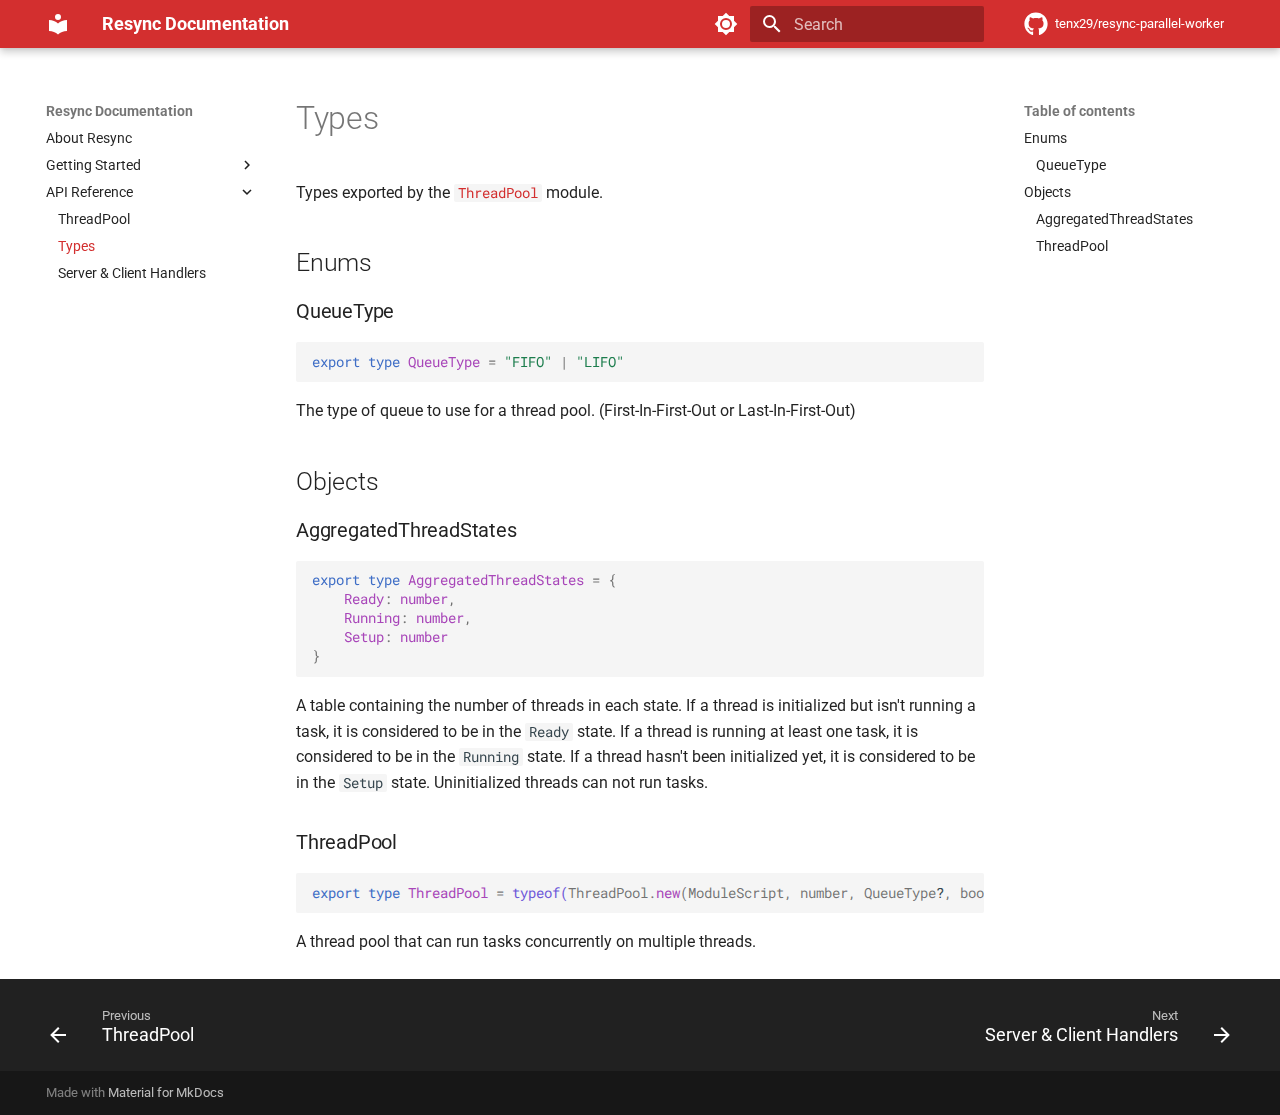
<file: api-reference/types/index.html>
<!doctype html>
<html lang="en" class="no-js">
  <head>
    
      <meta charset="utf-8">
      <meta name="viewport" content="width=device-width,initial-scale=1">
      
      
      
        <link rel="canonical" href="https://tenx29.github.io/resync-parallel-worker/api-reference/types/">
      
      
        <link rel="prev" href="../threadpool/">
      
      
        <link rel="next" href="../handlers/">
      
      
      <link rel="icon" href="../../assets/images/favicon.png">
      <meta name="generator" content="mkdocs-1.6.1, mkdocs-material-9.5.44">
    
    
      
        <title>Types - Resync Documentation</title>
      
    
    
      <link rel="stylesheet" href="../../assets/stylesheets/main.0253249f.min.css">
      
        
        <link rel="stylesheet" href="../../assets/stylesheets/palette.06af60db.min.css">
      
      


    
    
      
    
    
      
        
        
        <link rel="preconnect" href="https://fonts.gstatic.com" crossorigin>
        <link rel="stylesheet" href="https://fonts.googleapis.com/css?family=Roboto:300,300i,400,400i,700,700i%7CRoboto+Mono:400,400i,700,700i&display=fallback">
        <style>:root{--md-text-font:"Roboto";--md-code-font:"Roboto Mono"}</style>
      
    
    
      <link rel="stylesheet" href="../../stylesheets/extra.css">
    
    <script>__md_scope=new URL("../..",location),__md_hash=e=>[...e].reduce(((e,_)=>(e<<5)-e+_.charCodeAt(0)),0),__md_get=(e,_=localStorage,t=__md_scope)=>JSON.parse(_.getItem(t.pathname+"."+e)),__md_set=(e,_,t=localStorage,a=__md_scope)=>{try{t.setItem(a.pathname+"."+e,JSON.stringify(_))}catch(e){}}</script>
    
      

    
    
    
  </head>
  
  
    
    
      
    
    
    
    
    <body dir="ltr" data-md-color-scheme="default" data-md-color-primary="custom" data-md-color-accent="red">
  
    
    <input class="md-toggle" data-md-toggle="drawer" type="checkbox" id="__drawer" autocomplete="off">
    <input class="md-toggle" data-md-toggle="search" type="checkbox" id="__search" autocomplete="off">
    <label class="md-overlay" for="__drawer"></label>
    <div data-md-component="skip">
      
        
        <a href="#types" class="md-skip">
          Skip to content
        </a>
      
    </div>
    <div data-md-component="announce">
      
    </div>
    
    
      

  

<header class="md-header md-header--shadow" data-md-component="header">
  <nav class="md-header__inner md-grid" aria-label="Header">
    <a href="../.." title="Resync Documentation" class="md-header__button md-logo" aria-label="Resync Documentation" data-md-component="logo">
      
  
  <svg xmlns="http://www.w3.org/2000/svg" viewBox="0 0 24 24"><path d="M12 8a3 3 0 0 0 3-3 3 3 0 0 0-3-3 3 3 0 0 0-3 3 3 3 0 0 0 3 3m0 3.54C9.64 9.35 6.5 8 3 8v11c3.5 0 6.64 1.35 9 3.54 2.36-2.19 5.5-3.54 9-3.54V8c-3.5 0-6.64 1.35-9 3.54"/></svg>

    </a>
    <label class="md-header__button md-icon" for="__drawer">
      
      <svg xmlns="http://www.w3.org/2000/svg" viewBox="0 0 24 24"><path d="M3 6h18v2H3zm0 5h18v2H3zm0 5h18v2H3z"/></svg>
    </label>
    <div class="md-header__title" data-md-component="header-title">
      <div class="md-header__ellipsis">
        <div class="md-header__topic">
          <span class="md-ellipsis">
            Resync Documentation
          </span>
        </div>
        <div class="md-header__topic" data-md-component="header-topic">
          <span class="md-ellipsis">
            
              Types
            
          </span>
        </div>
      </div>
    </div>
    
      
        <form class="md-header__option" data-md-component="palette">
  
    
    
    
    <input class="md-option" data-md-color-media="(prefers-color-scheme: light)" data-md-color-scheme="default" data-md-color-primary="custom" data-md-color-accent="red"  aria-label="Switch to dark mode"  type="radio" name="__palette" id="__palette_0">
    
      <label class="md-header__button md-icon" title="Switch to dark mode" for="__palette_1" hidden>
        <svg xmlns="http://www.w3.org/2000/svg" viewBox="0 0 24 24"><path d="M12 8a4 4 0 0 0-4 4 4 4 0 0 0 4 4 4 4 0 0 0 4-4 4 4 0 0 0-4-4m0 10a6 6 0 0 1-6-6 6 6 0 0 1 6-6 6 6 0 0 1 6 6 6 6 0 0 1-6 6m8-9.31V4h-4.69L12 .69 8.69 4H4v4.69L.69 12 4 15.31V20h4.69L12 23.31 15.31 20H20v-4.69L23.31 12z"/></svg>
      </label>
    
  
    
    
    
    <input class="md-option" data-md-color-media="(prefers-color-scheme: dark)" data-md-color-scheme="slate" data-md-color-primary="custom" data-md-color-accent="red"  aria-label="Switch to light mode"  type="radio" name="__palette" id="__palette_1">
    
      <label class="md-header__button md-icon" title="Switch to light mode" for="__palette_0" hidden>
        <svg xmlns="http://www.w3.org/2000/svg" viewBox="0 0 24 24"><path d="M12 18c-.89 0-1.74-.2-2.5-.55C11.56 16.5 13 14.42 13 12s-1.44-4.5-3.5-5.45C10.26 6.2 11.11 6 12 6a6 6 0 0 1 6 6 6 6 0 0 1-6 6m8-9.31V4h-4.69L12 .69 8.69 4H4v4.69L.69 12 4 15.31V20h4.69L12 23.31 15.31 20H20v-4.69L23.31 12z"/></svg>
      </label>
    
  
</form>
      
    
    
      <script>var palette=__md_get("__palette");if(palette&&palette.color){if("(prefers-color-scheme)"===palette.color.media){var media=matchMedia("(prefers-color-scheme: light)"),input=document.querySelector(media.matches?"[data-md-color-media='(prefers-color-scheme: light)']":"[data-md-color-media='(prefers-color-scheme: dark)']");palette.color.media=input.getAttribute("data-md-color-media"),palette.color.scheme=input.getAttribute("data-md-color-scheme"),palette.color.primary=input.getAttribute("data-md-color-primary"),palette.color.accent=input.getAttribute("data-md-color-accent")}for(var[key,value]of Object.entries(palette.color))document.body.setAttribute("data-md-color-"+key,value)}</script>
    
    
    
      <label class="md-header__button md-icon" for="__search">
        
        <svg xmlns="http://www.w3.org/2000/svg" viewBox="0 0 24 24"><path d="M9.5 3A6.5 6.5 0 0 1 16 9.5c0 1.61-.59 3.09-1.56 4.23l.27.27h.79l5 5-1.5 1.5-5-5v-.79l-.27-.27A6.52 6.52 0 0 1 9.5 16 6.5 6.5 0 0 1 3 9.5 6.5 6.5 0 0 1 9.5 3m0 2C7 5 5 7 5 9.5S7 14 9.5 14 14 12 14 9.5 12 5 9.5 5"/></svg>
      </label>
      <div class="md-search" data-md-component="search" role="dialog">
  <label class="md-search__overlay" for="__search"></label>
  <div class="md-search__inner" role="search">
    <form class="md-search__form" name="search">
      <input type="text" class="md-search__input" name="query" aria-label="Search" placeholder="Search" autocapitalize="off" autocorrect="off" autocomplete="off" spellcheck="false" data-md-component="search-query" required>
      <label class="md-search__icon md-icon" for="__search">
        
        <svg xmlns="http://www.w3.org/2000/svg" viewBox="0 0 24 24"><path d="M9.5 3A6.5 6.5 0 0 1 16 9.5c0 1.61-.59 3.09-1.56 4.23l.27.27h.79l5 5-1.5 1.5-5-5v-.79l-.27-.27A6.52 6.52 0 0 1 9.5 16 6.5 6.5 0 0 1 3 9.5 6.5 6.5 0 0 1 9.5 3m0 2C7 5 5 7 5 9.5S7 14 9.5 14 14 12 14 9.5 12 5 9.5 5"/></svg>
        
        <svg xmlns="http://www.w3.org/2000/svg" viewBox="0 0 24 24"><path d="M20 11v2H8l5.5 5.5-1.42 1.42L4.16 12l7.92-7.92L13.5 5.5 8 11z"/></svg>
      </label>
      <nav class="md-search__options" aria-label="Search">
        
        <button type="reset" class="md-search__icon md-icon" title="Clear" aria-label="Clear" tabindex="-1">
          
          <svg xmlns="http://www.w3.org/2000/svg" viewBox="0 0 24 24"><path d="M19 6.41 17.59 5 12 10.59 6.41 5 5 6.41 10.59 12 5 17.59 6.41 19 12 13.41 17.59 19 19 17.59 13.41 12z"/></svg>
        </button>
      </nav>
      
    </form>
    <div class="md-search__output">
      <div class="md-search__scrollwrap" tabindex="0" data-md-scrollfix>
        <div class="md-search-result" data-md-component="search-result">
          <div class="md-search-result__meta">
            Initializing search
          </div>
          <ol class="md-search-result__list" role="presentation"></ol>
        </div>
      </div>
    </div>
  </div>
</div>
    
    
      <div class="md-header__source">
        <a href="https://github.com/tenx29/resync-parallel-worker/" title="Go to repository" class="md-source" data-md-component="source">
  <div class="md-source__icon md-icon">
    
    <svg xmlns="http://www.w3.org/2000/svg" viewBox="0 0 496 512"><!--! Font Awesome Free 6.6.0 by @fontawesome - https://fontawesome.com License - https://fontawesome.com/license/free (Icons: CC BY 4.0, Fonts: SIL OFL 1.1, Code: MIT License) Copyright 2024 Fonticons, Inc.--><path d="M165.9 397.4c0 2-2.3 3.6-5.2 3.6-3.3.3-5.6-1.3-5.6-3.6 0-2 2.3-3.6 5.2-3.6 3-.3 5.6 1.3 5.6 3.6m-31.1-4.5c-.7 2 1.3 4.3 4.3 4.9 2.6 1 5.6 0 6.2-2s-1.3-4.3-4.3-5.2c-2.6-.7-5.5.3-6.2 2.3m44.2-1.7c-2.9.7-4.9 2.6-4.6 4.9.3 2 2.9 3.3 5.9 2.6 2.9-.7 4.9-2.6 4.6-4.6-.3-1.9-3-3.2-5.9-2.9M244.8 8C106.1 8 0 113.3 0 252c0 110.9 69.8 205.8 169.5 239.2 12.8 2.3 17.3-5.6 17.3-12.1 0-6.2-.3-40.4-.3-61.4 0 0-70 15-84.7-29.8 0 0-11.4-29.1-27.8-36.6 0 0-22.9-15.7 1.6-15.4 0 0 24.9 2 38.6 25.8 21.9 38.6 58.6 27.5 72.9 20.9 2.3-16 8.8-27.1 16-33.7-55.9-6.2-112.3-14.3-112.3-110.5 0-27.5 7.6-41.3 23.6-58.9-2.6-6.5-11.1-33.3 2.6-67.9 20.9-6.5 69 27 69 27 20-5.6 41.5-8.5 62.8-8.5s42.8 2.9 62.8 8.5c0 0 48.1-33.6 69-27 13.7 34.7 5.2 61.4 2.6 67.9 16 17.7 25.8 31.5 25.8 58.9 0 96.5-58.9 104.2-114.8 110.5 9.2 7.9 17 22.9 17 46.4 0 33.7-.3 75.4-.3 83.6 0 6.5 4.6 14.4 17.3 12.1C428.2 457.8 496 362.9 496 252 496 113.3 383.5 8 244.8 8M97.2 352.9c-1.3 1-1 3.3.7 5.2 1.6 1.6 3.9 2.3 5.2 1 1.3-1 1-3.3-.7-5.2-1.6-1.6-3.9-2.3-5.2-1m-10.8-8.1c-.7 1.3.3 2.9 2.3 3.9 1.6 1 3.6.7 4.3-.7.7-1.3-.3-2.9-2.3-3.9-2-.6-3.6-.3-4.3.7m32.4 35.6c-1.6 1.3-1 4.3 1.3 6.2 2.3 2.3 5.2 2.6 6.5 1 1.3-1.3.7-4.3-1.3-6.2-2.2-2.3-5.2-2.6-6.5-1m-11.4-14.7c-1.6 1-1.6 3.6 0 5.9s4.3 3.3 5.6 2.3c1.6-1.3 1.6-3.9 0-6.2-1.4-2.3-4-3.3-5.6-2"/></svg>
  </div>
  <div class="md-source__repository">
    tenx29/resync-parallel-worker
  </div>
</a>
      </div>
    
  </nav>
  
</header>
    
    <div class="md-container" data-md-component="container">
      
      
        
          
        
      
      <main class="md-main" data-md-component="main">
        <div class="md-main__inner md-grid">
          
            
              
              <div class="md-sidebar md-sidebar--primary" data-md-component="sidebar" data-md-type="navigation" >
                <div class="md-sidebar__scrollwrap">
                  <div class="md-sidebar__inner">
                    



<nav class="md-nav md-nav--primary" aria-label="Navigation" data-md-level="0">
  <label class="md-nav__title" for="__drawer">
    <a href="../.." title="Resync Documentation" class="md-nav__button md-logo" aria-label="Resync Documentation" data-md-component="logo">
      
  
  <svg xmlns="http://www.w3.org/2000/svg" viewBox="0 0 24 24"><path d="M12 8a3 3 0 0 0 3-3 3 3 0 0 0-3-3 3 3 0 0 0-3 3 3 3 0 0 0 3 3m0 3.54C9.64 9.35 6.5 8 3 8v11c3.5 0 6.64 1.35 9 3.54 2.36-2.19 5.5-3.54 9-3.54V8c-3.5 0-6.64 1.35-9 3.54"/></svg>

    </a>
    Resync Documentation
  </label>
  
    <div class="md-nav__source">
      <a href="https://github.com/tenx29/resync-parallel-worker/" title="Go to repository" class="md-source" data-md-component="source">
  <div class="md-source__icon md-icon">
    
    <svg xmlns="http://www.w3.org/2000/svg" viewBox="0 0 496 512"><!--! Font Awesome Free 6.6.0 by @fontawesome - https://fontawesome.com License - https://fontawesome.com/license/free (Icons: CC BY 4.0, Fonts: SIL OFL 1.1, Code: MIT License) Copyright 2024 Fonticons, Inc.--><path d="M165.9 397.4c0 2-2.3 3.6-5.2 3.6-3.3.3-5.6-1.3-5.6-3.6 0-2 2.3-3.6 5.2-3.6 3-.3 5.6 1.3 5.6 3.6m-31.1-4.5c-.7 2 1.3 4.3 4.3 4.9 2.6 1 5.6 0 6.2-2s-1.3-4.3-4.3-5.2c-2.6-.7-5.5.3-6.2 2.3m44.2-1.7c-2.9.7-4.9 2.6-4.6 4.9.3 2 2.9 3.3 5.9 2.6 2.9-.7 4.9-2.6 4.6-4.6-.3-1.9-3-3.2-5.9-2.9M244.8 8C106.1 8 0 113.3 0 252c0 110.9 69.8 205.8 169.5 239.2 12.8 2.3 17.3-5.6 17.3-12.1 0-6.2-.3-40.4-.3-61.4 0 0-70 15-84.7-29.8 0 0-11.4-29.1-27.8-36.6 0 0-22.9-15.7 1.6-15.4 0 0 24.9 2 38.6 25.8 21.9 38.6 58.6 27.5 72.9 20.9 2.3-16 8.8-27.1 16-33.7-55.9-6.2-112.3-14.3-112.3-110.5 0-27.5 7.6-41.3 23.6-58.9-2.6-6.5-11.1-33.3 2.6-67.9 20.9-6.5 69 27 69 27 20-5.6 41.5-8.5 62.8-8.5s42.8 2.9 62.8 8.5c0 0 48.1-33.6 69-27 13.7 34.7 5.2 61.4 2.6 67.9 16 17.7 25.8 31.5 25.8 58.9 0 96.5-58.9 104.2-114.8 110.5 9.2 7.9 17 22.9 17 46.4 0 33.7-.3 75.4-.3 83.6 0 6.5 4.6 14.4 17.3 12.1C428.2 457.8 496 362.9 496 252 496 113.3 383.5 8 244.8 8M97.2 352.9c-1.3 1-1 3.3.7 5.2 1.6 1.6 3.9 2.3 5.2 1 1.3-1 1-3.3-.7-5.2-1.6-1.6-3.9-2.3-5.2-1m-10.8-8.1c-.7 1.3.3 2.9 2.3 3.9 1.6 1 3.6.7 4.3-.7.7-1.3-.3-2.9-2.3-3.9-2-.6-3.6-.3-4.3.7m32.4 35.6c-1.6 1.3-1 4.3 1.3 6.2 2.3 2.3 5.2 2.6 6.5 1 1.3-1.3.7-4.3-1.3-6.2-2.2-2.3-5.2-2.6-6.5-1m-11.4-14.7c-1.6 1-1.6 3.6 0 5.9s4.3 3.3 5.6 2.3c1.6-1.3 1.6-3.9 0-6.2-1.4-2.3-4-3.3-5.6-2"/></svg>
  </div>
  <div class="md-source__repository">
    tenx29/resync-parallel-worker
  </div>
</a>
    </div>
  
  <ul class="md-nav__list" data-md-scrollfix>
    
      
      
  
  
  
  
    <li class="md-nav__item">
      <a href="../.." class="md-nav__link">
        
  
  <span class="md-ellipsis">
    About Resync
  </span>
  

      </a>
    </li>
  

    
      
      
  
  
  
  
    
    
    
    
    <li class="md-nav__item md-nav__item--nested">
      
        
        
        <input class="md-nav__toggle md-toggle " type="checkbox" id="__nav_2" >
        
          
          <label class="md-nav__link" for="__nav_2" id="__nav_2_label" tabindex="0">
            
  
  <span class="md-ellipsis">
    Getting Started
  </span>
  

            <span class="md-nav__icon md-icon"></span>
          </label>
        
        <nav class="md-nav" data-md-level="1" aria-labelledby="__nav_2_label" aria-expanded="false">
          <label class="md-nav__title" for="__nav_2">
            <span class="md-nav__icon md-icon"></span>
            Getting Started
          </label>
          <ul class="md-nav__list" data-md-scrollfix>
            
              
                
  
  
  
  
    <li class="md-nav__item">
      <a href="../../getting-started/installation/" class="md-nav__link">
        
  
  <span class="md-ellipsis">
    Installation
  </span>
  

      </a>
    </li>
  

              
            
              
                
  
  
  
  
    <li class="md-nav__item">
      <a href="../../getting-started/tutorial-setup/" class="md-nav__link">
        
  
  <span class="md-ellipsis">
    Tutorial Setup
  </span>
  

      </a>
    </li>
  

              
            
              
                
  
  
  
  
    <li class="md-nav__item">
      <a href="../../getting-started/generating-terrain/" class="md-nav__link">
        
  
  <span class="md-ellipsis">
    Generating Terrain
  </span>
  

      </a>
    </li>
  

              
            
              
                
  
  
  
  
    <li class="md-nav__item">
      <a href="../../getting-started/parallel-terrain-generation/" class="md-nav__link">
        
  
  <span class="md-ellipsis">
    Parallel Terrain Generation
  </span>
  

      </a>
    </li>
  

              
            
              
                
  
  
  
  
    <li class="md-nav__item">
      <a href="../../getting-started/thread-dispatching/" class="md-nav__link">
        
  
  <span class="md-ellipsis">
    Thread Dispatching
  </span>
  

      </a>
    </li>
  

              
            
              
                
  
  
  
  
    <li class="md-nav__item">
      <a href="../../getting-started/best-practices/" class="md-nav__link">
        
  
  <span class="md-ellipsis">
    Best Practices & Optimization
  </span>
  

      </a>
    </li>
  

              
            
          </ul>
        </nav>
      
    </li>
  

    
      
      
  
  
    
  
  
  
    
    
    
    
    <li class="md-nav__item md-nav__item--active md-nav__item--nested">
      
        
        
        <input class="md-nav__toggle md-toggle " type="checkbox" id="__nav_3" checked>
        
          
          <label class="md-nav__link" for="__nav_3" id="__nav_3_label" tabindex="0">
            
  
  <span class="md-ellipsis">
    API Reference
  </span>
  

            <span class="md-nav__icon md-icon"></span>
          </label>
        
        <nav class="md-nav" data-md-level="1" aria-labelledby="__nav_3_label" aria-expanded="true">
          <label class="md-nav__title" for="__nav_3">
            <span class="md-nav__icon md-icon"></span>
            API Reference
          </label>
          <ul class="md-nav__list" data-md-scrollfix>
            
              
                
  
  
  
  
    <li class="md-nav__item">
      <a href="../threadpool/" class="md-nav__link">
        
  
  <span class="md-ellipsis">
    ThreadPool
  </span>
  

      </a>
    </li>
  

              
            
              
                
  
  
    
  
  
  
    <li class="md-nav__item md-nav__item--active">
      
      <input class="md-nav__toggle md-toggle" type="checkbox" id="__toc">
      
      
        
      
      
        <label class="md-nav__link md-nav__link--active" for="__toc">
          
  
  <span class="md-ellipsis">
    Types
  </span>
  

          <span class="md-nav__icon md-icon"></span>
        </label>
      
      <a href="./" class="md-nav__link md-nav__link--active">
        
  
  <span class="md-ellipsis">
    Types
  </span>
  

      </a>
      
        

<nav class="md-nav md-nav--secondary" aria-label="Table of contents">
  
  
  
    
  
  
    <label class="md-nav__title" for="__toc">
      <span class="md-nav__icon md-icon"></span>
      Table of contents
    </label>
    <ul class="md-nav__list" data-md-component="toc" data-md-scrollfix>
      
        <li class="md-nav__item">
  <a href="#enums" class="md-nav__link">
    <span class="md-ellipsis">
      Enums
    </span>
  </a>
  
    <nav class="md-nav" aria-label="Enums">
      <ul class="md-nav__list">
        
          <li class="md-nav__item">
  <a href="#queuetype" class="md-nav__link">
    <span class="md-ellipsis">
      QueueType
    </span>
  </a>
  
</li>
        
      </ul>
    </nav>
  
</li>
      
        <li class="md-nav__item">
  <a href="#objects" class="md-nav__link">
    <span class="md-ellipsis">
      Objects
    </span>
  </a>
  
    <nav class="md-nav" aria-label="Objects">
      <ul class="md-nav__list">
        
          <li class="md-nav__item">
  <a href="#aggregatedthreadstates" class="md-nav__link">
    <span class="md-ellipsis">
      AggregatedThreadStates
    </span>
  </a>
  
</li>
        
          <li class="md-nav__item">
  <a href="#threadpool" class="md-nav__link">
    <span class="md-ellipsis">
      ThreadPool
    </span>
  </a>
  
</li>
        
      </ul>
    </nav>
  
</li>
      
    </ul>
  
</nav>
      
    </li>
  

              
            
              
                
  
  
  
  
    <li class="md-nav__item">
      <a href="../handlers/" class="md-nav__link">
        
  
  <span class="md-ellipsis">
    Server & Client Handlers
  </span>
  

      </a>
    </li>
  

              
            
          </ul>
        </nav>
      
    </li>
  

    
  </ul>
</nav>
                  </div>
                </div>
              </div>
            
            
              
              <div class="md-sidebar md-sidebar--secondary" data-md-component="sidebar" data-md-type="toc" >
                <div class="md-sidebar__scrollwrap">
                  <div class="md-sidebar__inner">
                    

<nav class="md-nav md-nav--secondary" aria-label="Table of contents">
  
  
  
    
  
  
    <label class="md-nav__title" for="__toc">
      <span class="md-nav__icon md-icon"></span>
      Table of contents
    </label>
    <ul class="md-nav__list" data-md-component="toc" data-md-scrollfix>
      
        <li class="md-nav__item">
  <a href="#enums" class="md-nav__link">
    <span class="md-ellipsis">
      Enums
    </span>
  </a>
  
    <nav class="md-nav" aria-label="Enums">
      <ul class="md-nav__list">
        
          <li class="md-nav__item">
  <a href="#queuetype" class="md-nav__link">
    <span class="md-ellipsis">
      QueueType
    </span>
  </a>
  
</li>
        
      </ul>
    </nav>
  
</li>
      
        <li class="md-nav__item">
  <a href="#objects" class="md-nav__link">
    <span class="md-ellipsis">
      Objects
    </span>
  </a>
  
    <nav class="md-nav" aria-label="Objects">
      <ul class="md-nav__list">
        
          <li class="md-nav__item">
  <a href="#aggregatedthreadstates" class="md-nav__link">
    <span class="md-ellipsis">
      AggregatedThreadStates
    </span>
  </a>
  
</li>
        
          <li class="md-nav__item">
  <a href="#threadpool" class="md-nav__link">
    <span class="md-ellipsis">
      ThreadPool
    </span>
  </a>
  
</li>
        
      </ul>
    </nav>
  
</li>
      
    </ul>
  
</nav>
                  </div>
                </div>
              </div>
            
          
          
            <div class="md-content" data-md-component="content">
              <article class="md-content__inner md-typeset">
                
                  

  
  


<h1 id="types">Types</h1>
<p>Types exported by the <a href="../threadpool/"><code>ThreadPool</code></a> module.</p>
<h2 id="enums">Enums</h2>
<h3 id="queuetype">QueueType</h3>
<div class="highlight"><pre><span></span><code><span class="kr">export</span><span class="w"> </span><span class="kr">type</span><span class="w"> </span><span class="nc">QueueType</span><span class="w"> </span><span class="p">=</span><span class="w"> </span><span class="s2">&quot;FIFO&quot;</span><span class="w"> </span><span class="p">|</span><span class="w"> </span><span class="s2">&quot;LIFO&quot;</span>
</code></pre></div>
<p>The type of queue to use for a thread pool. (First-In-First-Out or Last-In-First-Out)</p>
<h2 id="objects">Objects</h2>
<h3 id="aggregatedthreadstates">AggregatedThreadStates</h3>
<div class="highlight"><pre><span></span><code><span class="kr">export</span><span class="w"> </span><span class="kr">type</span><span class="w"> </span><span class="nc">AggregatedThreadStates</span><span class="w"> </span><span class="p">=</span><span class="w"> </span><span class="p">{</span>
<span class="w">    </span><span class="nc">Ready</span><span class="p">:</span><span class="w"> </span><span class="nc">number</span><span class="p">,</span>
<span class="w">    </span><span class="nc">Running</span><span class="p">:</span><span class="w"> </span><span class="nc">number</span><span class="p">,</span>
<span class="w">    </span><span class="nc">Setup</span><span class="p">:</span><span class="w"> </span><span class="nc">number</span>
<span class="p">}</span>
</code></pre></div>
<p>A table containing the number of threads in each state. If a thread is initialized but isn't running a task, it is considered to be in the <code>Ready</code> state. If a thread is running at least one task, it is considered to be in the <code>Running</code> state. If a thread hasn't been initialized yet, it is considered to be in the <code>Setup</code> state. Uninitialized threads can not run tasks.</p>
<h3 id="threadpool">ThreadPool</h3>
<div class="highlight"><pre><span></span><code><span class="kr">export</span><span class="w"> </span><span class="kr">type</span><span class="w"> </span><span class="nc">ThreadPool</span><span class="w"> </span><span class="p">=</span><span class="w"> </span><span class="nb">typeof(</span><span class="nv">ThreadPool</span><span class="p">.</span><span class="nf">new</span><span class="p">(</span><span class="nv">ModuleScript</span><span class="p">,</span><span class="w"> </span><span class="nv">number</span><span class="p">,</span><span class="w"> </span><span class="nv">QueueType</span><span class="err">?</span><span class="p">,</span><span class="w"> </span><span class="nv">boolean</span><span class="err">?</span><span class="p">))</span>
</code></pre></div>
<p>A thread pool that can run tasks concurrently on multiple threads.</p>












                
              </article>
            </div>
          
          
<script>var target=document.getElementById(location.hash.slice(1));target&&target.name&&(target.checked=target.name.startsWith("__tabbed_"))</script>
        </div>
        
      </main>
      
        <footer class="md-footer">
  
    
      
      <nav class="md-footer__inner md-grid" aria-label="Footer" >
        
          
          <a href="../threadpool/" class="md-footer__link md-footer__link--prev" aria-label="Previous: ThreadPool">
            <div class="md-footer__button md-icon">
              
              <svg xmlns="http://www.w3.org/2000/svg" viewBox="0 0 24 24"><path d="M20 11v2H8l5.5 5.5-1.42 1.42L4.16 12l7.92-7.92L13.5 5.5 8 11z"/></svg>
            </div>
            <div class="md-footer__title">
              <span class="md-footer__direction">
                Previous
              </span>
              <div class="md-ellipsis">
                ThreadPool
              </div>
            </div>
          </a>
        
        
          
          <a href="../handlers/" class="md-footer__link md-footer__link--next" aria-label="Next: Server &amp; Client Handlers">
            <div class="md-footer__title">
              <span class="md-footer__direction">
                Next
              </span>
              <div class="md-ellipsis">
                Server & Client Handlers
              </div>
            </div>
            <div class="md-footer__button md-icon">
              
              <svg xmlns="http://www.w3.org/2000/svg" viewBox="0 0 24 24"><path d="M4 11v2h12l-5.5 5.5 1.42 1.42L19.84 12l-7.92-7.92L10.5 5.5 16 11z"/></svg>
            </div>
          </a>
        
      </nav>
    
  
  <div class="md-footer-meta md-typeset">
    <div class="md-footer-meta__inner md-grid">
      <div class="md-copyright">
  
  
    Made with
    <a href="https://squidfunk.github.io/mkdocs-material/" target="_blank" rel="noopener">
      Material for MkDocs
    </a>
  
</div>
      
    </div>
  </div>
</footer>
      
    </div>
    <div class="md-dialog" data-md-component="dialog">
      <div class="md-dialog__inner md-typeset"></div>
    </div>
    
      <div class="md-progress" data-md-component="progress" role="progressbar"></div>
    
    
    <script id="__config" type="application/json">{"base": "../..", "features": ["navigation.instant", "navigation.instant.progress", "navigation.footer"], "search": "../../assets/javascripts/workers/search.6ce7567c.min.js", "translations": {"clipboard.copied": "Copied to clipboard", "clipboard.copy": "Copy to clipboard", "search.result.more.one": "1 more on this page", "search.result.more.other": "# more on this page", "search.result.none": "No matching documents", "search.result.one": "1 matching document", "search.result.other": "# matching documents", "search.result.placeholder": "Type to start searching", "search.result.term.missing": "Missing", "select.version": "Select version"}}</script>
    
    
      <script src="../../assets/javascripts/bundle.83f73b43.min.js"></script>
      
    
  </body>
</html>
</file>
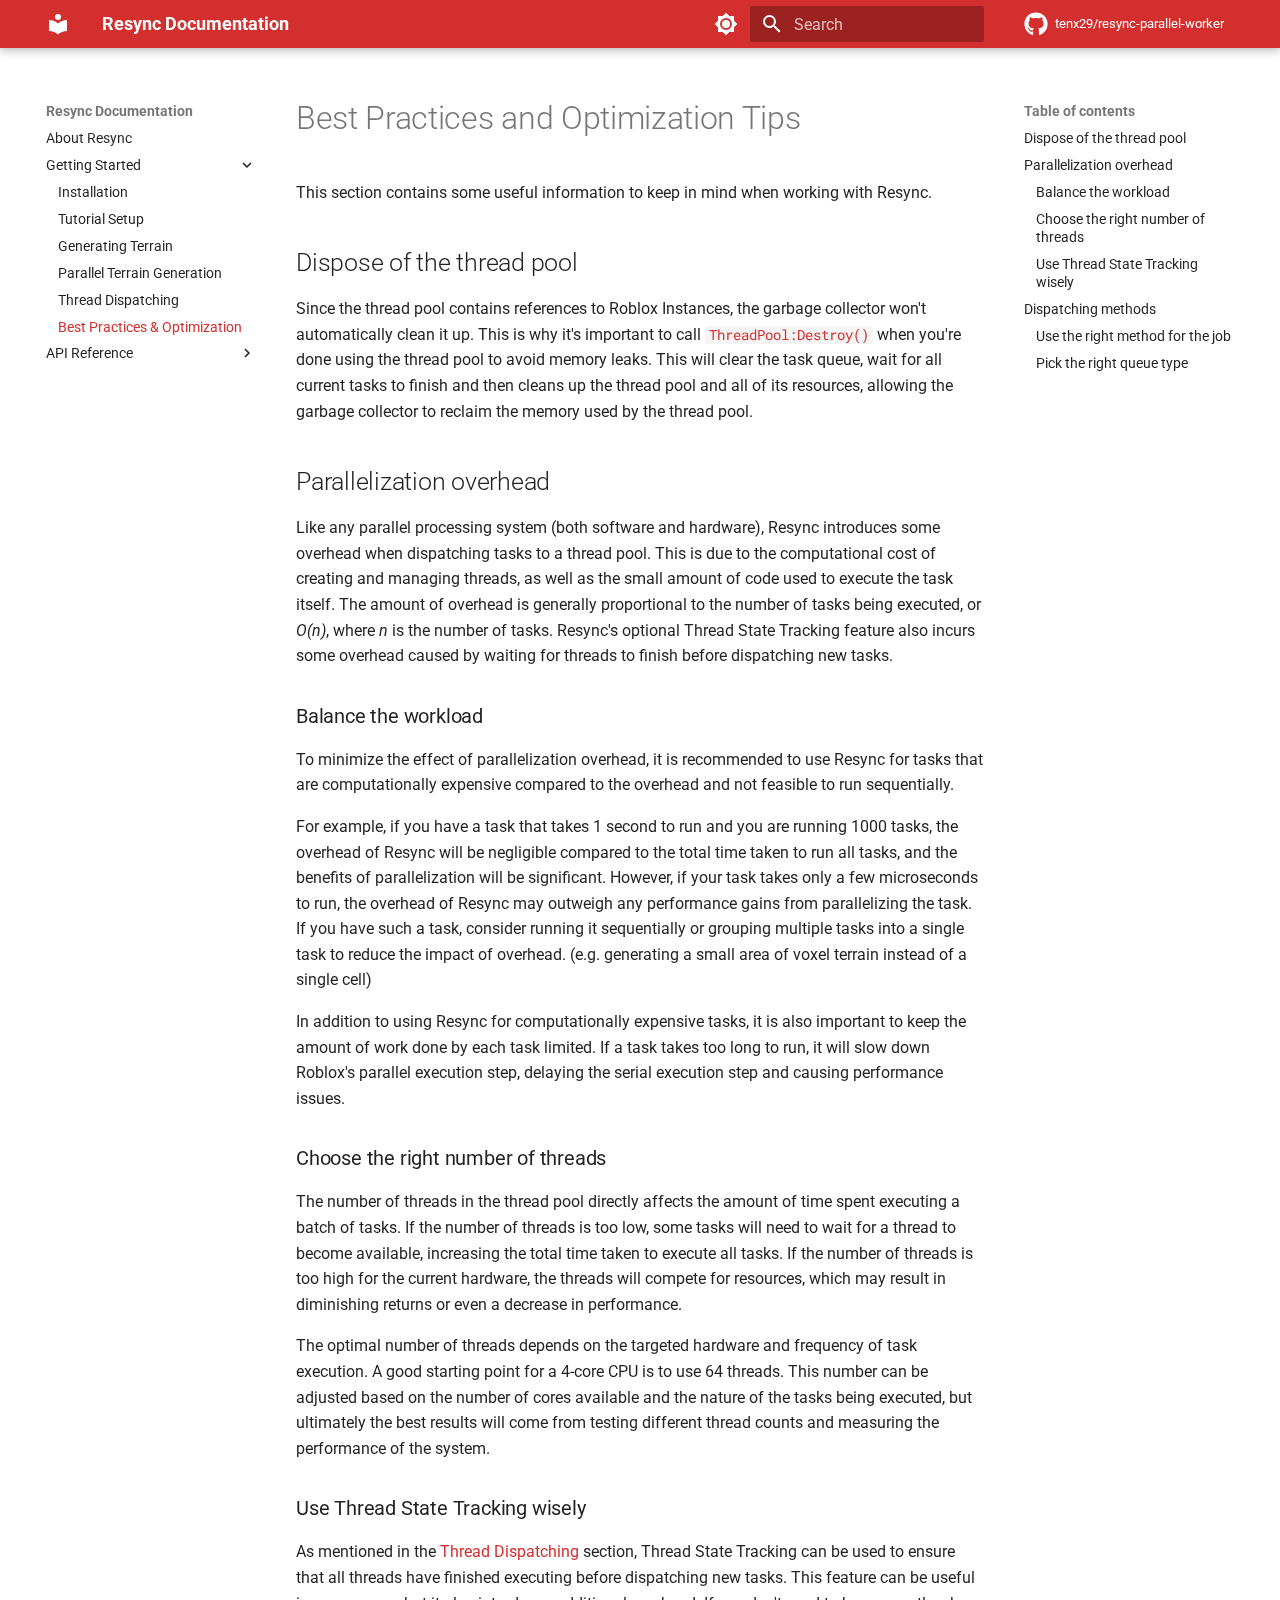
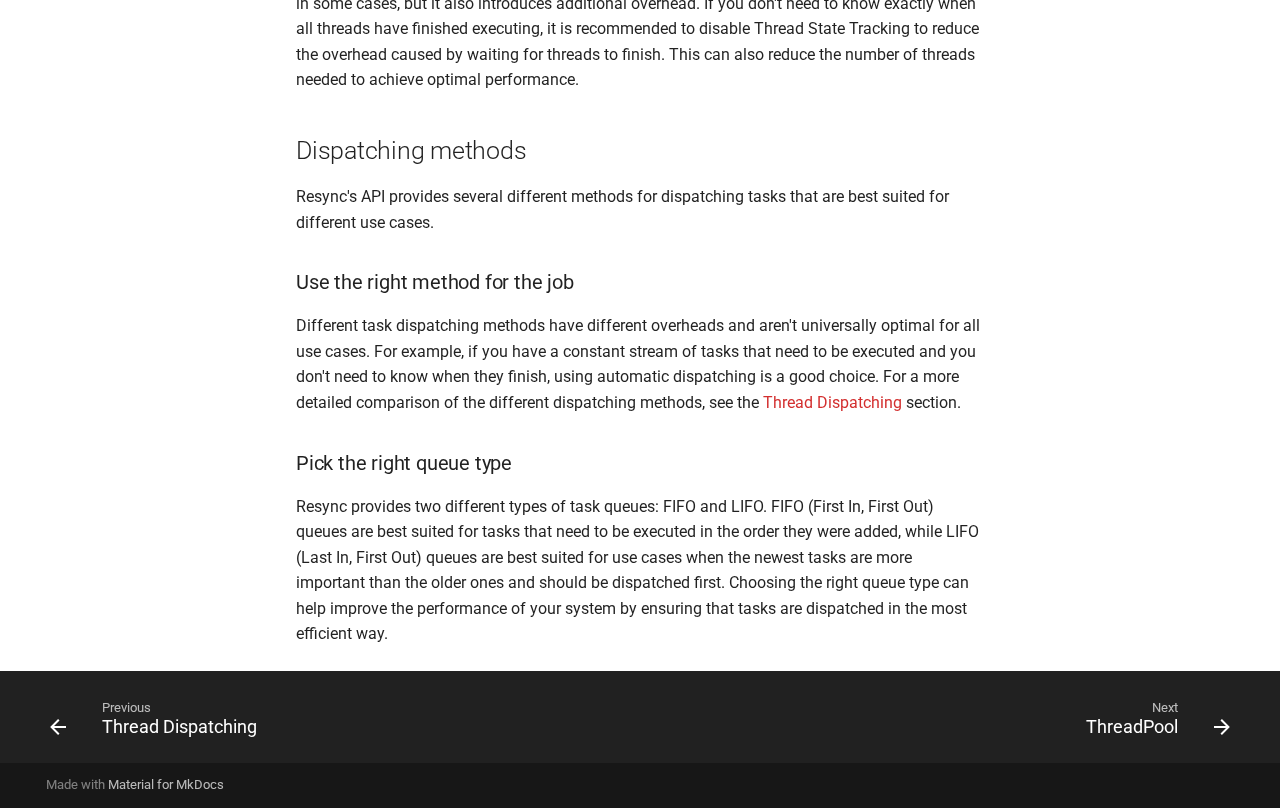
<file: getting-started/best-practices/index.html>
<!doctype html>
<html lang="en" class="no-js">
  <head>
    
      <meta charset="utf-8">
      <meta name="viewport" content="width=device-width,initial-scale=1">
      
      
      
        <link rel="canonical" href="https://tenx29.github.io/resync-parallel-worker/getting-started/best-practices/">
      
      
        <link rel="prev" href="../thread-dispatching/">
      
      
        <link rel="next" href="../../api-reference/threadpool/">
      
      
      <link rel="icon" href="../../assets/images/favicon.png">
      <meta name="generator" content="mkdocs-1.6.1, mkdocs-material-9.5.44">
    
    
      
        <title>Best Practices & Optimization - Resync Documentation</title>
      
    
    
      <link rel="stylesheet" href="../../assets/stylesheets/main.0253249f.min.css">
      
        
        <link rel="stylesheet" href="../../assets/stylesheets/palette.06af60db.min.css">
      
      


    
    
      
    
    
      
        
        
        <link rel="preconnect" href="https://fonts.gstatic.com" crossorigin>
        <link rel="stylesheet" href="https://fonts.googleapis.com/css?family=Roboto:300,300i,400,400i,700,700i%7CRoboto+Mono:400,400i,700,700i&display=fallback">
        <style>:root{--md-text-font:"Roboto";--md-code-font:"Roboto Mono"}</style>
      
    
    
      <link rel="stylesheet" href="../../stylesheets/extra.css">
    
    <script>__md_scope=new URL("../..",location),__md_hash=e=>[...e].reduce(((e,_)=>(e<<5)-e+_.charCodeAt(0)),0),__md_get=(e,_=localStorage,t=__md_scope)=>JSON.parse(_.getItem(t.pathname+"."+e)),__md_set=(e,_,t=localStorage,a=__md_scope)=>{try{t.setItem(a.pathname+"."+e,JSON.stringify(_))}catch(e){}}</script>
    
      

    
    
    
  </head>
  
  
    
    
      
    
    
    
    
    <body dir="ltr" data-md-color-scheme="default" data-md-color-primary="custom" data-md-color-accent="red">
  
    
    <input class="md-toggle" data-md-toggle="drawer" type="checkbox" id="__drawer" autocomplete="off">
    <input class="md-toggle" data-md-toggle="search" type="checkbox" id="__search" autocomplete="off">
    <label class="md-overlay" for="__drawer"></label>
    <div data-md-component="skip">
      
        
        <a href="#best-practices-and-optimization-tips" class="md-skip">
          Skip to content
        </a>
      
    </div>
    <div data-md-component="announce">
      
    </div>
    
    
      

  

<header class="md-header md-header--shadow" data-md-component="header">
  <nav class="md-header__inner md-grid" aria-label="Header">
    <a href="../.." title="Resync Documentation" class="md-header__button md-logo" aria-label="Resync Documentation" data-md-component="logo">
      
  
  <svg xmlns="http://www.w3.org/2000/svg" viewBox="0 0 24 24"><path d="M12 8a3 3 0 0 0 3-3 3 3 0 0 0-3-3 3 3 0 0 0-3 3 3 3 0 0 0 3 3m0 3.54C9.64 9.35 6.5 8 3 8v11c3.5 0 6.64 1.35 9 3.54 2.36-2.19 5.5-3.54 9-3.54V8c-3.5 0-6.64 1.35-9 3.54"/></svg>

    </a>
    <label class="md-header__button md-icon" for="__drawer">
      
      <svg xmlns="http://www.w3.org/2000/svg" viewBox="0 0 24 24"><path d="M3 6h18v2H3zm0 5h18v2H3zm0 5h18v2H3z"/></svg>
    </label>
    <div class="md-header__title" data-md-component="header-title">
      <div class="md-header__ellipsis">
        <div class="md-header__topic">
          <span class="md-ellipsis">
            Resync Documentation
          </span>
        </div>
        <div class="md-header__topic" data-md-component="header-topic">
          <span class="md-ellipsis">
            
              Best Practices & Optimization
            
          </span>
        </div>
      </div>
    </div>
    
      
        <form class="md-header__option" data-md-component="palette">
  
    
    
    
    <input class="md-option" data-md-color-media="(prefers-color-scheme: light)" data-md-color-scheme="default" data-md-color-primary="custom" data-md-color-accent="red"  aria-label="Switch to dark mode"  type="radio" name="__palette" id="__palette_0">
    
      <label class="md-header__button md-icon" title="Switch to dark mode" for="__palette_1" hidden>
        <svg xmlns="http://www.w3.org/2000/svg" viewBox="0 0 24 24"><path d="M12 8a4 4 0 0 0-4 4 4 4 0 0 0 4 4 4 4 0 0 0 4-4 4 4 0 0 0-4-4m0 10a6 6 0 0 1-6-6 6 6 0 0 1 6-6 6 6 0 0 1 6 6 6 6 0 0 1-6 6m8-9.31V4h-4.69L12 .69 8.69 4H4v4.69L.69 12 4 15.31V20h4.69L12 23.31 15.31 20H20v-4.69L23.31 12z"/></svg>
      </label>
    
  
    
    
    
    <input class="md-option" data-md-color-media="(prefers-color-scheme: dark)" data-md-color-scheme="slate" data-md-color-primary="custom" data-md-color-accent="red"  aria-label="Switch to light mode"  type="radio" name="__palette" id="__palette_1">
    
      <label class="md-header__button md-icon" title="Switch to light mode" for="__palette_0" hidden>
        <svg xmlns="http://www.w3.org/2000/svg" viewBox="0 0 24 24"><path d="M12 18c-.89 0-1.74-.2-2.5-.55C11.56 16.5 13 14.42 13 12s-1.44-4.5-3.5-5.45C10.26 6.2 11.11 6 12 6a6 6 0 0 1 6 6 6 6 0 0 1-6 6m8-9.31V4h-4.69L12 .69 8.69 4H4v4.69L.69 12 4 15.31V20h4.69L12 23.31 15.31 20H20v-4.69L23.31 12z"/></svg>
      </label>
    
  
</form>
      
    
    
      <script>var palette=__md_get("__palette");if(palette&&palette.color){if("(prefers-color-scheme)"===palette.color.media){var media=matchMedia("(prefers-color-scheme: light)"),input=document.querySelector(media.matches?"[data-md-color-media='(prefers-color-scheme: light)']":"[data-md-color-media='(prefers-color-scheme: dark)']");palette.color.media=input.getAttribute("data-md-color-media"),palette.color.scheme=input.getAttribute("data-md-color-scheme"),palette.color.primary=input.getAttribute("data-md-color-primary"),palette.color.accent=input.getAttribute("data-md-color-accent")}for(var[key,value]of Object.entries(palette.color))document.body.setAttribute("data-md-color-"+key,value)}</script>
    
    
    
      <label class="md-header__button md-icon" for="__search">
        
        <svg xmlns="http://www.w3.org/2000/svg" viewBox="0 0 24 24"><path d="M9.5 3A6.5 6.5 0 0 1 16 9.5c0 1.61-.59 3.09-1.56 4.23l.27.27h.79l5 5-1.5 1.5-5-5v-.79l-.27-.27A6.52 6.52 0 0 1 9.5 16 6.5 6.5 0 0 1 3 9.5 6.5 6.5 0 0 1 9.5 3m0 2C7 5 5 7 5 9.5S7 14 9.5 14 14 12 14 9.5 12 5 9.5 5"/></svg>
      </label>
      <div class="md-search" data-md-component="search" role="dialog">
  <label class="md-search__overlay" for="__search"></label>
  <div class="md-search__inner" role="search">
    <form class="md-search__form" name="search">
      <input type="text" class="md-search__input" name="query" aria-label="Search" placeholder="Search" autocapitalize="off" autocorrect="off" autocomplete="off" spellcheck="false" data-md-component="search-query" required>
      <label class="md-search__icon md-icon" for="__search">
        
        <svg xmlns="http://www.w3.org/2000/svg" viewBox="0 0 24 24"><path d="M9.5 3A6.5 6.5 0 0 1 16 9.5c0 1.61-.59 3.09-1.56 4.23l.27.27h.79l5 5-1.5 1.5-5-5v-.79l-.27-.27A6.52 6.52 0 0 1 9.5 16 6.5 6.5 0 0 1 3 9.5 6.5 6.5 0 0 1 9.5 3m0 2C7 5 5 7 5 9.5S7 14 9.5 14 14 12 14 9.5 12 5 9.5 5"/></svg>
        
        <svg xmlns="http://www.w3.org/2000/svg" viewBox="0 0 24 24"><path d="M20 11v2H8l5.5 5.5-1.42 1.42L4.16 12l7.92-7.92L13.5 5.5 8 11z"/></svg>
      </label>
      <nav class="md-search__options" aria-label="Search">
        
        <button type="reset" class="md-search__icon md-icon" title="Clear" aria-label="Clear" tabindex="-1">
          
          <svg xmlns="http://www.w3.org/2000/svg" viewBox="0 0 24 24"><path d="M19 6.41 17.59 5 12 10.59 6.41 5 5 6.41 10.59 12 5 17.59 6.41 19 12 13.41 17.59 19 19 17.59 13.41 12z"/></svg>
        </button>
      </nav>
      
    </form>
    <div class="md-search__output">
      <div class="md-search__scrollwrap" tabindex="0" data-md-scrollfix>
        <div class="md-search-result" data-md-component="search-result">
          <div class="md-search-result__meta">
            Initializing search
          </div>
          <ol class="md-search-result__list" role="presentation"></ol>
        </div>
      </div>
    </div>
  </div>
</div>
    
    
      <div class="md-header__source">
        <a href="https://github.com/tenx29/resync-parallel-worker/" title="Go to repository" class="md-source" data-md-component="source">
  <div class="md-source__icon md-icon">
    
    <svg xmlns="http://www.w3.org/2000/svg" viewBox="0 0 496 512"><!--! Font Awesome Free 6.6.0 by @fontawesome - https://fontawesome.com License - https://fontawesome.com/license/free (Icons: CC BY 4.0, Fonts: SIL OFL 1.1, Code: MIT License) Copyright 2024 Fonticons, Inc.--><path d="M165.9 397.4c0 2-2.3 3.6-5.2 3.6-3.3.3-5.6-1.3-5.6-3.6 0-2 2.3-3.6 5.2-3.6 3-.3 5.6 1.3 5.6 3.6m-31.1-4.5c-.7 2 1.3 4.3 4.3 4.9 2.6 1 5.6 0 6.2-2s-1.3-4.3-4.3-5.2c-2.6-.7-5.5.3-6.2 2.3m44.2-1.7c-2.9.7-4.9 2.6-4.6 4.9.3 2 2.9 3.3 5.9 2.6 2.9-.7 4.9-2.6 4.6-4.6-.3-1.9-3-3.2-5.9-2.9M244.8 8C106.1 8 0 113.3 0 252c0 110.9 69.8 205.8 169.5 239.2 12.8 2.3 17.3-5.6 17.3-12.1 0-6.2-.3-40.4-.3-61.4 0 0-70 15-84.7-29.8 0 0-11.4-29.1-27.8-36.6 0 0-22.9-15.7 1.6-15.4 0 0 24.9 2 38.6 25.8 21.9 38.6 58.6 27.5 72.9 20.9 2.3-16 8.8-27.1 16-33.7-55.9-6.2-112.3-14.3-112.3-110.5 0-27.5 7.6-41.3 23.6-58.9-2.6-6.5-11.1-33.3 2.6-67.9 20.9-6.5 69 27 69 27 20-5.6 41.5-8.5 62.8-8.5s42.8 2.9 62.8 8.5c0 0 48.1-33.6 69-27 13.7 34.7 5.2 61.4 2.6 67.9 16 17.7 25.8 31.5 25.8 58.9 0 96.5-58.9 104.2-114.8 110.5 9.2 7.9 17 22.9 17 46.4 0 33.7-.3 75.4-.3 83.6 0 6.5 4.6 14.4 17.3 12.1C428.2 457.8 496 362.9 496 252 496 113.3 383.5 8 244.8 8M97.2 352.9c-1.3 1-1 3.3.7 5.2 1.6 1.6 3.9 2.3 5.2 1 1.3-1 1-3.3-.7-5.2-1.6-1.6-3.9-2.3-5.2-1m-10.8-8.1c-.7 1.3.3 2.9 2.3 3.9 1.6 1 3.6.7 4.3-.7.7-1.3-.3-2.9-2.3-3.9-2-.6-3.6-.3-4.3.7m32.4 35.6c-1.6 1.3-1 4.3 1.3 6.2 2.3 2.3 5.2 2.6 6.5 1 1.3-1.3.7-4.3-1.3-6.2-2.2-2.3-5.2-2.6-6.5-1m-11.4-14.7c-1.6 1-1.6 3.6 0 5.9s4.3 3.3 5.6 2.3c1.6-1.3 1.6-3.9 0-6.2-1.4-2.3-4-3.3-5.6-2"/></svg>
  </div>
  <div class="md-source__repository">
    tenx29/resync-parallel-worker
  </div>
</a>
      </div>
    
  </nav>
  
</header>
    
    <div class="md-container" data-md-component="container">
      
      
        
          
        
      
      <main class="md-main" data-md-component="main">
        <div class="md-main__inner md-grid">
          
            
              
              <div class="md-sidebar md-sidebar--primary" data-md-component="sidebar" data-md-type="navigation" >
                <div class="md-sidebar__scrollwrap">
                  <div class="md-sidebar__inner">
                    



<nav class="md-nav md-nav--primary" aria-label="Navigation" data-md-level="0">
  <label class="md-nav__title" for="__drawer">
    <a href="../.." title="Resync Documentation" class="md-nav__button md-logo" aria-label="Resync Documentation" data-md-component="logo">
      
  
  <svg xmlns="http://www.w3.org/2000/svg" viewBox="0 0 24 24"><path d="M12 8a3 3 0 0 0 3-3 3 3 0 0 0-3-3 3 3 0 0 0-3 3 3 3 0 0 0 3 3m0 3.54C9.64 9.35 6.5 8 3 8v11c3.5 0 6.64 1.35 9 3.54 2.36-2.19 5.5-3.54 9-3.54V8c-3.5 0-6.64 1.35-9 3.54"/></svg>

    </a>
    Resync Documentation
  </label>
  
    <div class="md-nav__source">
      <a href="https://github.com/tenx29/resync-parallel-worker/" title="Go to repository" class="md-source" data-md-component="source">
  <div class="md-source__icon md-icon">
    
    <svg xmlns="http://www.w3.org/2000/svg" viewBox="0 0 496 512"><!--! Font Awesome Free 6.6.0 by @fontawesome - https://fontawesome.com License - https://fontawesome.com/license/free (Icons: CC BY 4.0, Fonts: SIL OFL 1.1, Code: MIT License) Copyright 2024 Fonticons, Inc.--><path d="M165.9 397.4c0 2-2.3 3.6-5.2 3.6-3.3.3-5.6-1.3-5.6-3.6 0-2 2.3-3.6 5.2-3.6 3-.3 5.6 1.3 5.6 3.6m-31.1-4.5c-.7 2 1.3 4.3 4.3 4.9 2.6 1 5.6 0 6.2-2s-1.3-4.3-4.3-5.2c-2.6-.7-5.5.3-6.2 2.3m44.2-1.7c-2.9.7-4.9 2.6-4.6 4.9.3 2 2.9 3.3 5.9 2.6 2.9-.7 4.9-2.6 4.6-4.6-.3-1.9-3-3.2-5.9-2.9M244.8 8C106.1 8 0 113.3 0 252c0 110.9 69.8 205.8 169.5 239.2 12.8 2.3 17.3-5.6 17.3-12.1 0-6.2-.3-40.4-.3-61.4 0 0-70 15-84.7-29.8 0 0-11.4-29.1-27.8-36.6 0 0-22.9-15.7 1.6-15.4 0 0 24.9 2 38.6 25.8 21.9 38.6 58.6 27.5 72.9 20.9 2.3-16 8.8-27.1 16-33.7-55.9-6.2-112.3-14.3-112.3-110.5 0-27.5 7.6-41.3 23.6-58.9-2.6-6.5-11.1-33.3 2.6-67.9 20.9-6.5 69 27 69 27 20-5.6 41.5-8.5 62.8-8.5s42.8 2.9 62.8 8.5c0 0 48.1-33.6 69-27 13.7 34.7 5.2 61.4 2.6 67.9 16 17.7 25.8 31.5 25.8 58.9 0 96.5-58.9 104.2-114.8 110.5 9.2 7.9 17 22.9 17 46.4 0 33.7-.3 75.4-.3 83.6 0 6.5 4.6 14.4 17.3 12.1C428.2 457.8 496 362.9 496 252 496 113.3 383.5 8 244.8 8M97.2 352.9c-1.3 1-1 3.3.7 5.2 1.6 1.6 3.9 2.3 5.2 1 1.3-1 1-3.3-.7-5.2-1.6-1.6-3.9-2.3-5.2-1m-10.8-8.1c-.7 1.3.3 2.9 2.3 3.9 1.6 1 3.6.7 4.3-.7.7-1.3-.3-2.9-2.3-3.9-2-.6-3.6-.3-4.3.7m32.4 35.6c-1.6 1.3-1 4.3 1.3 6.2 2.3 2.3 5.2 2.6 6.5 1 1.3-1.3.7-4.3-1.3-6.2-2.2-2.3-5.2-2.6-6.5-1m-11.4-14.7c-1.6 1-1.6 3.6 0 5.9s4.3 3.3 5.6 2.3c1.6-1.3 1.6-3.9 0-6.2-1.4-2.3-4-3.3-5.6-2"/></svg>
  </div>
  <div class="md-source__repository">
    tenx29/resync-parallel-worker
  </div>
</a>
    </div>
  
  <ul class="md-nav__list" data-md-scrollfix>
    
      
      
  
  
  
  
    <li class="md-nav__item">
      <a href="../.." class="md-nav__link">
        
  
  <span class="md-ellipsis">
    About Resync
  </span>
  

      </a>
    </li>
  

    
      
      
  
  
    
  
  
  
    
    
    
    
    <li class="md-nav__item md-nav__item--active md-nav__item--nested">
      
        
        
        <input class="md-nav__toggle md-toggle " type="checkbox" id="__nav_2" checked>
        
          
          <label class="md-nav__link" for="__nav_2" id="__nav_2_label" tabindex="0">
            
  
  <span class="md-ellipsis">
    Getting Started
  </span>
  

            <span class="md-nav__icon md-icon"></span>
          </label>
        
        <nav class="md-nav" data-md-level="1" aria-labelledby="__nav_2_label" aria-expanded="true">
          <label class="md-nav__title" for="__nav_2">
            <span class="md-nav__icon md-icon"></span>
            Getting Started
          </label>
          <ul class="md-nav__list" data-md-scrollfix>
            
              
                
  
  
  
  
    <li class="md-nav__item">
      <a href="../installation/" class="md-nav__link">
        
  
  <span class="md-ellipsis">
    Installation
  </span>
  

      </a>
    </li>
  

              
            
              
                
  
  
  
  
    <li class="md-nav__item">
      <a href="../tutorial-setup/" class="md-nav__link">
        
  
  <span class="md-ellipsis">
    Tutorial Setup
  </span>
  

      </a>
    </li>
  

              
            
              
                
  
  
  
  
    <li class="md-nav__item">
      <a href="../generating-terrain/" class="md-nav__link">
        
  
  <span class="md-ellipsis">
    Generating Terrain
  </span>
  

      </a>
    </li>
  

              
            
              
                
  
  
  
  
    <li class="md-nav__item">
      <a href="../parallel-terrain-generation/" class="md-nav__link">
        
  
  <span class="md-ellipsis">
    Parallel Terrain Generation
  </span>
  

      </a>
    </li>
  

              
            
              
                
  
  
  
  
    <li class="md-nav__item">
      <a href="../thread-dispatching/" class="md-nav__link">
        
  
  <span class="md-ellipsis">
    Thread Dispatching
  </span>
  

      </a>
    </li>
  

              
            
              
                
  
  
    
  
  
  
    <li class="md-nav__item md-nav__item--active">
      
      <input class="md-nav__toggle md-toggle" type="checkbox" id="__toc">
      
      
        
      
      
        <label class="md-nav__link md-nav__link--active" for="__toc">
          
  
  <span class="md-ellipsis">
    Best Practices & Optimization
  </span>
  

          <span class="md-nav__icon md-icon"></span>
        </label>
      
      <a href="./" class="md-nav__link md-nav__link--active">
        
  
  <span class="md-ellipsis">
    Best Practices & Optimization
  </span>
  

      </a>
      
        

<nav class="md-nav md-nav--secondary" aria-label="Table of contents">
  
  
  
    
  
  
    <label class="md-nav__title" for="__toc">
      <span class="md-nav__icon md-icon"></span>
      Table of contents
    </label>
    <ul class="md-nav__list" data-md-component="toc" data-md-scrollfix>
      
        <li class="md-nav__item">
  <a href="#dispose-of-the-thread-pool" class="md-nav__link">
    <span class="md-ellipsis">
      Dispose of the thread pool
    </span>
  </a>
  
</li>
      
        <li class="md-nav__item">
  <a href="#parallelization-overhead" class="md-nav__link">
    <span class="md-ellipsis">
      Parallelization overhead
    </span>
  </a>
  
    <nav class="md-nav" aria-label="Parallelization overhead">
      <ul class="md-nav__list">
        
          <li class="md-nav__item">
  <a href="#balance-the-workload" class="md-nav__link">
    <span class="md-ellipsis">
      Balance the workload
    </span>
  </a>
  
</li>
        
          <li class="md-nav__item">
  <a href="#choose-the-right-number-of-threads" class="md-nav__link">
    <span class="md-ellipsis">
      Choose the right number of threads
    </span>
  </a>
  
</li>
        
          <li class="md-nav__item">
  <a href="#use-thread-state-tracking-wisely" class="md-nav__link">
    <span class="md-ellipsis">
      Use Thread State Tracking wisely
    </span>
  </a>
  
</li>
        
      </ul>
    </nav>
  
</li>
      
        <li class="md-nav__item">
  <a href="#dispatching-methods" class="md-nav__link">
    <span class="md-ellipsis">
      Dispatching methods
    </span>
  </a>
  
    <nav class="md-nav" aria-label="Dispatching methods">
      <ul class="md-nav__list">
        
          <li class="md-nav__item">
  <a href="#use-the-right-method-for-the-job" class="md-nav__link">
    <span class="md-ellipsis">
      Use the right method for the job
    </span>
  </a>
  
</li>
        
          <li class="md-nav__item">
  <a href="#pick-the-right-queue-type" class="md-nav__link">
    <span class="md-ellipsis">
      Pick the right queue type
    </span>
  </a>
  
</li>
        
      </ul>
    </nav>
  
</li>
      
    </ul>
  
</nav>
      
    </li>
  

              
            
          </ul>
        </nav>
      
    </li>
  

    
      
      
  
  
  
  
    
    
    
    
    <li class="md-nav__item md-nav__item--nested">
      
        
        
        <input class="md-nav__toggle md-toggle " type="checkbox" id="__nav_3" >
        
          
          <label class="md-nav__link" for="__nav_3" id="__nav_3_label" tabindex="0">
            
  
  <span class="md-ellipsis">
    API Reference
  </span>
  

            <span class="md-nav__icon md-icon"></span>
          </label>
        
        <nav class="md-nav" data-md-level="1" aria-labelledby="__nav_3_label" aria-expanded="false">
          <label class="md-nav__title" for="__nav_3">
            <span class="md-nav__icon md-icon"></span>
            API Reference
          </label>
          <ul class="md-nav__list" data-md-scrollfix>
            
              
                
  
  
  
  
    <li class="md-nav__item">
      <a href="../../api-reference/threadpool/" class="md-nav__link">
        
  
  <span class="md-ellipsis">
    ThreadPool
  </span>
  

      </a>
    </li>
  

              
            
              
                
  
  
  
  
    <li class="md-nav__item">
      <a href="../../api-reference/types/" class="md-nav__link">
        
  
  <span class="md-ellipsis">
    Types
  </span>
  

      </a>
    </li>
  

              
            
              
                
  
  
  
  
    <li class="md-nav__item">
      <a href="../../api-reference/handlers/" class="md-nav__link">
        
  
  <span class="md-ellipsis">
    Server & Client Handlers
  </span>
  

      </a>
    </li>
  

              
            
          </ul>
        </nav>
      
    </li>
  

    
  </ul>
</nav>
                  </div>
                </div>
              </div>
            
            
              
              <div class="md-sidebar md-sidebar--secondary" data-md-component="sidebar" data-md-type="toc" >
                <div class="md-sidebar__scrollwrap">
                  <div class="md-sidebar__inner">
                    

<nav class="md-nav md-nav--secondary" aria-label="Table of contents">
  
  
  
    
  
  
    <label class="md-nav__title" for="__toc">
      <span class="md-nav__icon md-icon"></span>
      Table of contents
    </label>
    <ul class="md-nav__list" data-md-component="toc" data-md-scrollfix>
      
        <li class="md-nav__item">
  <a href="#dispose-of-the-thread-pool" class="md-nav__link">
    <span class="md-ellipsis">
      Dispose of the thread pool
    </span>
  </a>
  
</li>
      
        <li class="md-nav__item">
  <a href="#parallelization-overhead" class="md-nav__link">
    <span class="md-ellipsis">
      Parallelization overhead
    </span>
  </a>
  
    <nav class="md-nav" aria-label="Parallelization overhead">
      <ul class="md-nav__list">
        
          <li class="md-nav__item">
  <a href="#balance-the-workload" class="md-nav__link">
    <span class="md-ellipsis">
      Balance the workload
    </span>
  </a>
  
</li>
        
          <li class="md-nav__item">
  <a href="#choose-the-right-number-of-threads" class="md-nav__link">
    <span class="md-ellipsis">
      Choose the right number of threads
    </span>
  </a>
  
</li>
        
          <li class="md-nav__item">
  <a href="#use-thread-state-tracking-wisely" class="md-nav__link">
    <span class="md-ellipsis">
      Use Thread State Tracking wisely
    </span>
  </a>
  
</li>
        
      </ul>
    </nav>
  
</li>
      
        <li class="md-nav__item">
  <a href="#dispatching-methods" class="md-nav__link">
    <span class="md-ellipsis">
      Dispatching methods
    </span>
  </a>
  
    <nav class="md-nav" aria-label="Dispatching methods">
      <ul class="md-nav__list">
        
          <li class="md-nav__item">
  <a href="#use-the-right-method-for-the-job" class="md-nav__link">
    <span class="md-ellipsis">
      Use the right method for the job
    </span>
  </a>
  
</li>
        
          <li class="md-nav__item">
  <a href="#pick-the-right-queue-type" class="md-nav__link">
    <span class="md-ellipsis">
      Pick the right queue type
    </span>
  </a>
  
</li>
        
      </ul>
    </nav>
  
</li>
      
    </ul>
  
</nav>
                  </div>
                </div>
              </div>
            
          
          
            <div class="md-content" data-md-component="content">
              <article class="md-content__inner md-typeset">
                
                  

  
  


<h1 id="best-practices-and-optimization-tips">Best Practices and Optimization Tips</h1>
<p>This section contains some useful information to keep in mind when working with Resync.</p>
<h2 id="dispose-of-the-thread-pool">Dispose of the thread pool</h2>
<p>Since the thread pool contains references to Roblox Instances, the garbage collector won't automatically clean it up. This is why it's important to call <a href="../../api-reference/threadpool/#destroy"><code>ThreadPool:Destroy()</code></a> when you're done using the thread pool to avoid memory leaks. This will clear the task queue, wait for all current tasks to finish and then cleans up the thread pool and all of its resources, allowing the garbage collector to reclaim the memory used by the thread pool.</p>
<h2 id="parallelization-overhead">Parallelization overhead</h2>
<p>Like any parallel processing system (both software and hardware), Resync introduces some overhead when dispatching tasks to a thread pool. This is due to the computational cost of creating and managing threads, as well as the small amount of code used to execute the task itself. The amount of overhead is generally proportional to the number of tasks being executed, or <em>O(n)</em>, where <em>n</em> is the number of tasks. Resync's optional Thread State Tracking feature also incurs some overhead caused by waiting for threads to finish before dispatching new tasks.</p>
<h3 id="balance-the-workload">Balance the workload</h3>
<p>To minimize the effect of parallelization overhead, it is recommended to use Resync for tasks that are computationally expensive compared to the overhead and not feasible to run sequentially.</p>
<p>For example, if you have a task that takes 1 second to run and you are running 1000 tasks, the overhead of Resync will be negligible compared to the total time taken to run all tasks, and the benefits of parallelization will be significant. However, if your task takes only a few microseconds to run, the overhead of Resync may outweigh any performance gains from parallelizing the task. If you have such a task, consider running it sequentially or grouping multiple tasks into a single task to reduce the impact of overhead. (e.g. generating a small area of voxel terrain instead of a single cell)</p>
<p>In addition to using Resync for computationally expensive tasks, it is also important to keep the amount of work done by each task limited. If a task takes too long to run, it will slow down Roblox's parallel execution step, delaying the serial execution step and causing performance issues.</p>
<h3 id="choose-the-right-number-of-threads">Choose the right number of threads</h3>
<p>The number of threads in the thread pool directly affects the amount of time spent executing a batch of tasks. If the number of threads is too low, some tasks will need to wait for a thread to become available, increasing the total time taken to execute all tasks. If the number of threads is too high for the current hardware, the threads will compete for resources, which may result in diminishing returns or even a decrease in performance.</p>
<p>The optimal number of threads depends on the targeted hardware and frequency of task execution. A good starting point for a 4-core CPU is to use 64 threads. This number can be adjusted based on the number of cores available and the nature of the tasks being executed, but ultimately the best results will come from testing different thread counts and measuring the performance of the system.</p>
<h3 id="use-thread-state-tracking-wisely">Use Thread State Tracking wisely</h3>
<p>As mentioned in the <a href="../thread-dispatching/#thread-state-tracking">Thread Dispatching</a> section, Thread State Tracking can be used to ensure that all threads have finished executing before dispatching new tasks. This feature can be useful in some cases, but it also introduces additional overhead. If you don't need to know exactly when all threads have finished executing, it is recommended to disable Thread State Tracking to reduce the overhead caused by waiting for threads to finish. This can also reduce the number of threads needed to achieve optimal performance.</p>
<h2 id="dispatching-methods">Dispatching methods</h2>
<p>Resync's API provides several different methods for dispatching tasks that are best suited for different use cases.</p>
<h3 id="use-the-right-method-for-the-job">Use the right method for the job</h3>
<p>Different task dispatching methods have different overheads and aren't universally optimal for all use cases. For example, if you have a constant stream of tasks that need to be executed and you don't need to know when they finish, using automatic dispatching is a good choice. For a more detailed comparison of the different dispatching methods, see the <a href="../thread-dispatching/">Thread Dispatching</a> section.</p>
<h3 id="pick-the-right-queue-type">Pick the right queue type</h3>
<p>Resync provides two different types of task queues: FIFO and LIFO. FIFO (First In, First Out) queues are best suited for tasks that need to be executed in the order they were added, while LIFO (Last In, First Out) queues are best suited for use cases when the newest tasks are more important than the older ones and should be dispatched first. Choosing the right queue type can help improve the performance of your system by ensuring that tasks are dispatched in the most efficient way.</p>












                
              </article>
            </div>
          
          
<script>var target=document.getElementById(location.hash.slice(1));target&&target.name&&(target.checked=target.name.startsWith("__tabbed_"))</script>
        </div>
        
      </main>
      
        <footer class="md-footer">
  
    
      
      <nav class="md-footer__inner md-grid" aria-label="Footer" >
        
          
          <a href="../thread-dispatching/" class="md-footer__link md-footer__link--prev" aria-label="Previous: Thread Dispatching">
            <div class="md-footer__button md-icon">
              
              <svg xmlns="http://www.w3.org/2000/svg" viewBox="0 0 24 24"><path d="M20 11v2H8l5.5 5.5-1.42 1.42L4.16 12l7.92-7.92L13.5 5.5 8 11z"/></svg>
            </div>
            <div class="md-footer__title">
              <span class="md-footer__direction">
                Previous
              </span>
              <div class="md-ellipsis">
                Thread Dispatching
              </div>
            </div>
          </a>
        
        
          
          <a href="../../api-reference/threadpool/" class="md-footer__link md-footer__link--next" aria-label="Next: ThreadPool">
            <div class="md-footer__title">
              <span class="md-footer__direction">
                Next
              </span>
              <div class="md-ellipsis">
                ThreadPool
              </div>
            </div>
            <div class="md-footer__button md-icon">
              
              <svg xmlns="http://www.w3.org/2000/svg" viewBox="0 0 24 24"><path d="M4 11v2h12l-5.5 5.5 1.42 1.42L19.84 12l-7.92-7.92L10.5 5.5 16 11z"/></svg>
            </div>
          </a>
        
      </nav>
    
  
  <div class="md-footer-meta md-typeset">
    <div class="md-footer-meta__inner md-grid">
      <div class="md-copyright">
  
  
    Made with
    <a href="https://squidfunk.github.io/mkdocs-material/" target="_blank" rel="noopener">
      Material for MkDocs
    </a>
  
</div>
      
    </div>
  </div>
</footer>
      
    </div>
    <div class="md-dialog" data-md-component="dialog">
      <div class="md-dialog__inner md-typeset"></div>
    </div>
    
      <div class="md-progress" data-md-component="progress" role="progressbar"></div>
    
    
    <script id="__config" type="application/json">{"base": "../..", "features": ["navigation.instant", "navigation.instant.progress", "navigation.footer"], "search": "../../assets/javascripts/workers/search.6ce7567c.min.js", "translations": {"clipboard.copied": "Copied to clipboard", "clipboard.copy": "Copy to clipboard", "search.result.more.one": "1 more on this page", "search.result.more.other": "# more on this page", "search.result.none": "No matching documents", "search.result.one": "1 matching document", "search.result.other": "# matching documents", "search.result.placeholder": "Type to start searching", "search.result.term.missing": "Missing", "select.version": "Select version"}}</script>
    
    
      <script src="../../assets/javascripts/bundle.83f73b43.min.js"></script>
      
    
  </body>
</html>
</file>
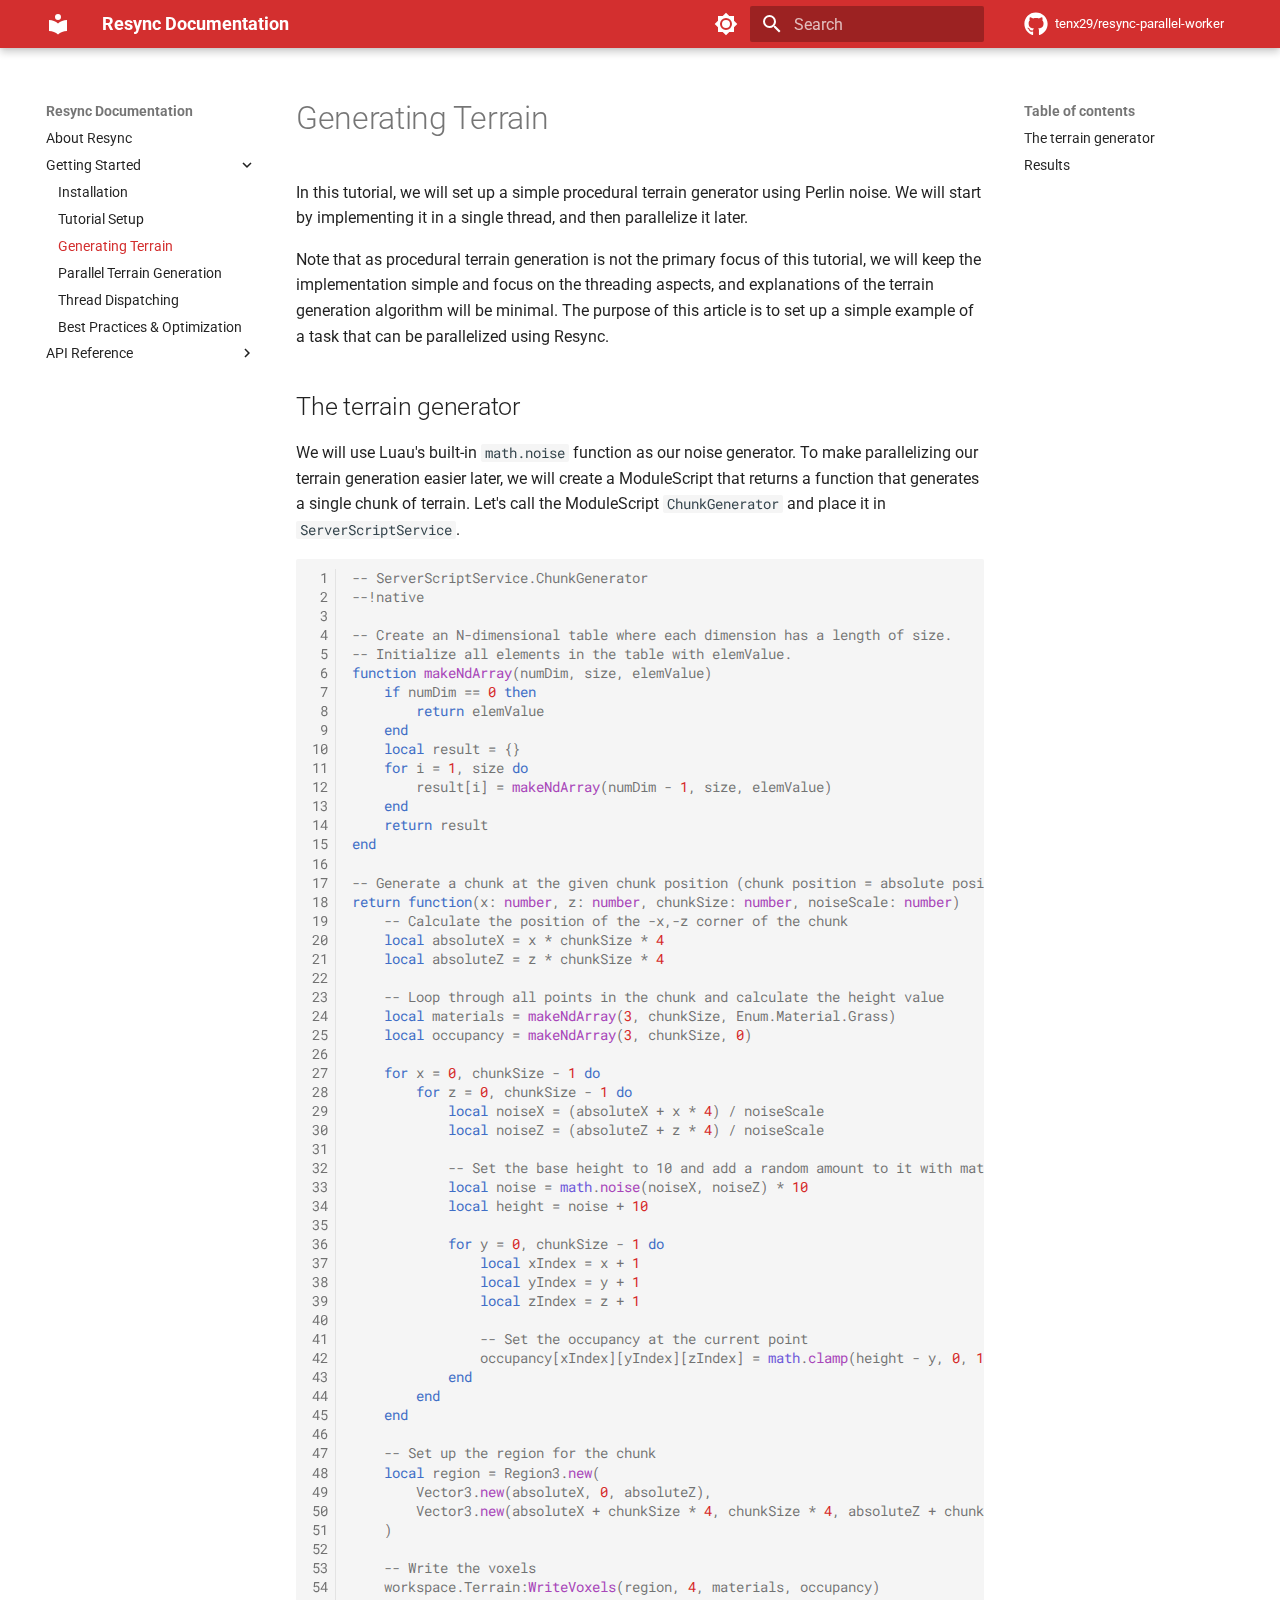
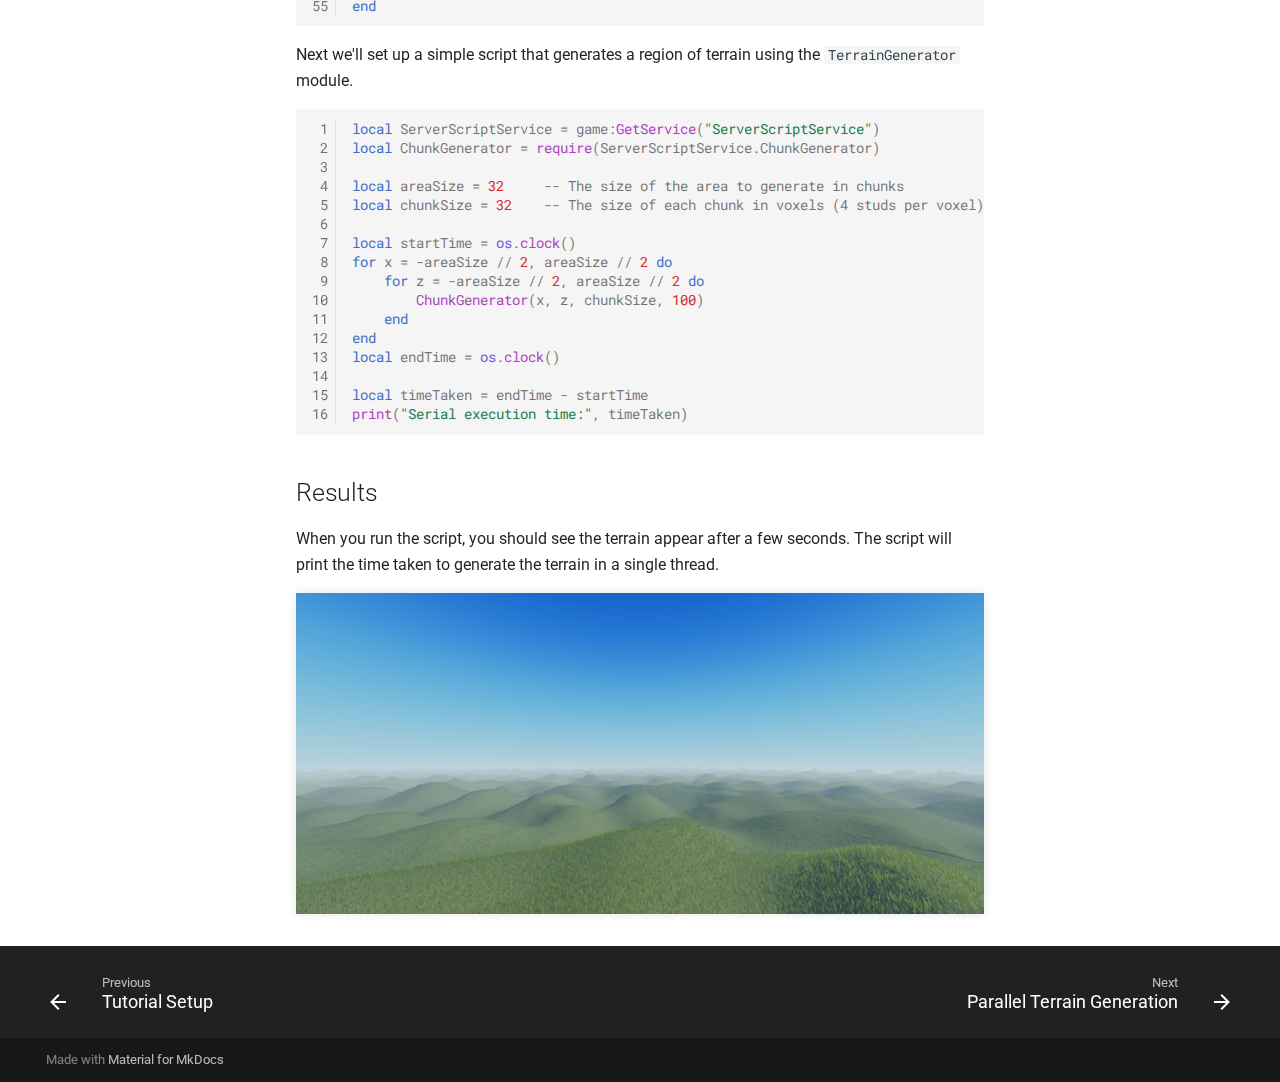
<file: getting-started/generating-terrain/index.html>
<!doctype html>
<html lang="en" class="no-js">
  <head>
    
      <meta charset="utf-8">
      <meta name="viewport" content="width=device-width,initial-scale=1">
      
      
      
        <link rel="canonical" href="https://tenx29.github.io/resync-parallel-worker/getting-started/generating-terrain/">
      
      
        <link rel="prev" href="../tutorial-setup/">
      
      
        <link rel="next" href="../parallel-terrain-generation/">
      
      
      <link rel="icon" href="../../assets/images/favicon.png">
      <meta name="generator" content="mkdocs-1.6.1, mkdocs-material-9.5.44">
    
    
      
        <title>Generating Terrain - Resync Documentation</title>
      
    
    
      <link rel="stylesheet" href="../../assets/stylesheets/main.0253249f.min.css">
      
        
        <link rel="stylesheet" href="../../assets/stylesheets/palette.06af60db.min.css">
      
      


    
    
      
    
    
      
        
        
        <link rel="preconnect" href="https://fonts.gstatic.com" crossorigin>
        <link rel="stylesheet" href="https://fonts.googleapis.com/css?family=Roboto:300,300i,400,400i,700,700i%7CRoboto+Mono:400,400i,700,700i&display=fallback">
        <style>:root{--md-text-font:"Roboto";--md-code-font:"Roboto Mono"}</style>
      
    
    
      <link rel="stylesheet" href="../../stylesheets/extra.css">
    
    <script>__md_scope=new URL("../..",location),__md_hash=e=>[...e].reduce(((e,_)=>(e<<5)-e+_.charCodeAt(0)),0),__md_get=(e,_=localStorage,t=__md_scope)=>JSON.parse(_.getItem(t.pathname+"."+e)),__md_set=(e,_,t=localStorage,a=__md_scope)=>{try{t.setItem(a.pathname+"."+e,JSON.stringify(_))}catch(e){}}</script>
    
      

    
    
    
  </head>
  
  
    
    
      
    
    
    
    
    <body dir="ltr" data-md-color-scheme="default" data-md-color-primary="custom" data-md-color-accent="red">
  
    
    <input class="md-toggle" data-md-toggle="drawer" type="checkbox" id="__drawer" autocomplete="off">
    <input class="md-toggle" data-md-toggle="search" type="checkbox" id="__search" autocomplete="off">
    <label class="md-overlay" for="__drawer"></label>
    <div data-md-component="skip">
      
        
        <a href="#generating-terrain" class="md-skip">
          Skip to content
        </a>
      
    </div>
    <div data-md-component="announce">
      
    </div>
    
    
      

  

<header class="md-header md-header--shadow" data-md-component="header">
  <nav class="md-header__inner md-grid" aria-label="Header">
    <a href="../.." title="Resync Documentation" class="md-header__button md-logo" aria-label="Resync Documentation" data-md-component="logo">
      
  
  <svg xmlns="http://www.w3.org/2000/svg" viewBox="0 0 24 24"><path d="M12 8a3 3 0 0 0 3-3 3 3 0 0 0-3-3 3 3 0 0 0-3 3 3 3 0 0 0 3 3m0 3.54C9.64 9.35 6.5 8 3 8v11c3.5 0 6.64 1.35 9 3.54 2.36-2.19 5.5-3.54 9-3.54V8c-3.5 0-6.64 1.35-9 3.54"/></svg>

    </a>
    <label class="md-header__button md-icon" for="__drawer">
      
      <svg xmlns="http://www.w3.org/2000/svg" viewBox="0 0 24 24"><path d="M3 6h18v2H3zm0 5h18v2H3zm0 5h18v2H3z"/></svg>
    </label>
    <div class="md-header__title" data-md-component="header-title">
      <div class="md-header__ellipsis">
        <div class="md-header__topic">
          <span class="md-ellipsis">
            Resync Documentation
          </span>
        </div>
        <div class="md-header__topic" data-md-component="header-topic">
          <span class="md-ellipsis">
            
              Generating Terrain
            
          </span>
        </div>
      </div>
    </div>
    
      
        <form class="md-header__option" data-md-component="palette">
  
    
    
    
    <input class="md-option" data-md-color-media="(prefers-color-scheme: light)" data-md-color-scheme="default" data-md-color-primary="custom" data-md-color-accent="red"  aria-label="Switch to dark mode"  type="radio" name="__palette" id="__palette_0">
    
      <label class="md-header__button md-icon" title="Switch to dark mode" for="__palette_1" hidden>
        <svg xmlns="http://www.w3.org/2000/svg" viewBox="0 0 24 24"><path d="M12 8a4 4 0 0 0-4 4 4 4 0 0 0 4 4 4 4 0 0 0 4-4 4 4 0 0 0-4-4m0 10a6 6 0 0 1-6-6 6 6 0 0 1 6-6 6 6 0 0 1 6 6 6 6 0 0 1-6 6m8-9.31V4h-4.69L12 .69 8.69 4H4v4.69L.69 12 4 15.31V20h4.69L12 23.31 15.31 20H20v-4.69L23.31 12z"/></svg>
      </label>
    
  
    
    
    
    <input class="md-option" data-md-color-media="(prefers-color-scheme: dark)" data-md-color-scheme="slate" data-md-color-primary="custom" data-md-color-accent="red"  aria-label="Switch to light mode"  type="radio" name="__palette" id="__palette_1">
    
      <label class="md-header__button md-icon" title="Switch to light mode" for="__palette_0" hidden>
        <svg xmlns="http://www.w3.org/2000/svg" viewBox="0 0 24 24"><path d="M12 18c-.89 0-1.74-.2-2.5-.55C11.56 16.5 13 14.42 13 12s-1.44-4.5-3.5-5.45C10.26 6.2 11.11 6 12 6a6 6 0 0 1 6 6 6 6 0 0 1-6 6m8-9.31V4h-4.69L12 .69 8.69 4H4v4.69L.69 12 4 15.31V20h4.69L12 23.31 15.31 20H20v-4.69L23.31 12z"/></svg>
      </label>
    
  
</form>
      
    
    
      <script>var palette=__md_get("__palette");if(palette&&palette.color){if("(prefers-color-scheme)"===palette.color.media){var media=matchMedia("(prefers-color-scheme: light)"),input=document.querySelector(media.matches?"[data-md-color-media='(prefers-color-scheme: light)']":"[data-md-color-media='(prefers-color-scheme: dark)']");palette.color.media=input.getAttribute("data-md-color-media"),palette.color.scheme=input.getAttribute("data-md-color-scheme"),palette.color.primary=input.getAttribute("data-md-color-primary"),palette.color.accent=input.getAttribute("data-md-color-accent")}for(var[key,value]of Object.entries(palette.color))document.body.setAttribute("data-md-color-"+key,value)}</script>
    
    
    
      <label class="md-header__button md-icon" for="__search">
        
        <svg xmlns="http://www.w3.org/2000/svg" viewBox="0 0 24 24"><path d="M9.5 3A6.5 6.5 0 0 1 16 9.5c0 1.61-.59 3.09-1.56 4.23l.27.27h.79l5 5-1.5 1.5-5-5v-.79l-.27-.27A6.52 6.52 0 0 1 9.5 16 6.5 6.5 0 0 1 3 9.5 6.5 6.5 0 0 1 9.5 3m0 2C7 5 5 7 5 9.5S7 14 9.5 14 14 12 14 9.5 12 5 9.5 5"/></svg>
      </label>
      <div class="md-search" data-md-component="search" role="dialog">
  <label class="md-search__overlay" for="__search"></label>
  <div class="md-search__inner" role="search">
    <form class="md-search__form" name="search">
      <input type="text" class="md-search__input" name="query" aria-label="Search" placeholder="Search" autocapitalize="off" autocorrect="off" autocomplete="off" spellcheck="false" data-md-component="search-query" required>
      <label class="md-search__icon md-icon" for="__search">
        
        <svg xmlns="http://www.w3.org/2000/svg" viewBox="0 0 24 24"><path d="M9.5 3A6.5 6.5 0 0 1 16 9.5c0 1.61-.59 3.09-1.56 4.23l.27.27h.79l5 5-1.5 1.5-5-5v-.79l-.27-.27A6.52 6.52 0 0 1 9.5 16 6.5 6.5 0 0 1 3 9.5 6.5 6.5 0 0 1 9.5 3m0 2C7 5 5 7 5 9.5S7 14 9.5 14 14 12 14 9.5 12 5 9.5 5"/></svg>
        
        <svg xmlns="http://www.w3.org/2000/svg" viewBox="0 0 24 24"><path d="M20 11v2H8l5.5 5.5-1.42 1.42L4.16 12l7.92-7.92L13.5 5.5 8 11z"/></svg>
      </label>
      <nav class="md-search__options" aria-label="Search">
        
        <button type="reset" class="md-search__icon md-icon" title="Clear" aria-label="Clear" tabindex="-1">
          
          <svg xmlns="http://www.w3.org/2000/svg" viewBox="0 0 24 24"><path d="M19 6.41 17.59 5 12 10.59 6.41 5 5 6.41 10.59 12 5 17.59 6.41 19 12 13.41 17.59 19 19 17.59 13.41 12z"/></svg>
        </button>
      </nav>
      
    </form>
    <div class="md-search__output">
      <div class="md-search__scrollwrap" tabindex="0" data-md-scrollfix>
        <div class="md-search-result" data-md-component="search-result">
          <div class="md-search-result__meta">
            Initializing search
          </div>
          <ol class="md-search-result__list" role="presentation"></ol>
        </div>
      </div>
    </div>
  </div>
</div>
    
    
      <div class="md-header__source">
        <a href="https://github.com/tenx29/resync-parallel-worker/" title="Go to repository" class="md-source" data-md-component="source">
  <div class="md-source__icon md-icon">
    
    <svg xmlns="http://www.w3.org/2000/svg" viewBox="0 0 496 512"><!--! Font Awesome Free 6.6.0 by @fontawesome - https://fontawesome.com License - https://fontawesome.com/license/free (Icons: CC BY 4.0, Fonts: SIL OFL 1.1, Code: MIT License) Copyright 2024 Fonticons, Inc.--><path d="M165.9 397.4c0 2-2.3 3.6-5.2 3.6-3.3.3-5.6-1.3-5.6-3.6 0-2 2.3-3.6 5.2-3.6 3-.3 5.6 1.3 5.6 3.6m-31.1-4.5c-.7 2 1.3 4.3 4.3 4.9 2.6 1 5.6 0 6.2-2s-1.3-4.3-4.3-5.2c-2.6-.7-5.5.3-6.2 2.3m44.2-1.7c-2.9.7-4.9 2.6-4.6 4.9.3 2 2.9 3.3 5.9 2.6 2.9-.7 4.9-2.6 4.6-4.6-.3-1.9-3-3.2-5.9-2.9M244.8 8C106.1 8 0 113.3 0 252c0 110.9 69.8 205.8 169.5 239.2 12.8 2.3 17.3-5.6 17.3-12.1 0-6.2-.3-40.4-.3-61.4 0 0-70 15-84.7-29.8 0 0-11.4-29.1-27.8-36.6 0 0-22.9-15.7 1.6-15.4 0 0 24.9 2 38.6 25.8 21.9 38.6 58.6 27.5 72.9 20.9 2.3-16 8.8-27.1 16-33.7-55.9-6.2-112.3-14.3-112.3-110.5 0-27.5 7.6-41.3 23.6-58.9-2.6-6.5-11.1-33.3 2.6-67.9 20.9-6.5 69 27 69 27 20-5.6 41.5-8.5 62.8-8.5s42.8 2.9 62.8 8.5c0 0 48.1-33.6 69-27 13.7 34.7 5.2 61.4 2.6 67.9 16 17.7 25.8 31.5 25.8 58.9 0 96.5-58.9 104.2-114.8 110.5 9.2 7.9 17 22.9 17 46.4 0 33.7-.3 75.4-.3 83.6 0 6.5 4.6 14.4 17.3 12.1C428.2 457.8 496 362.9 496 252 496 113.3 383.5 8 244.8 8M97.2 352.9c-1.3 1-1 3.3.7 5.2 1.6 1.6 3.9 2.3 5.2 1 1.3-1 1-3.3-.7-5.2-1.6-1.6-3.9-2.3-5.2-1m-10.8-8.1c-.7 1.3.3 2.9 2.3 3.9 1.6 1 3.6.7 4.3-.7.7-1.3-.3-2.9-2.3-3.9-2-.6-3.6-.3-4.3.7m32.4 35.6c-1.6 1.3-1 4.3 1.3 6.2 2.3 2.3 5.2 2.6 6.5 1 1.3-1.3.7-4.3-1.3-6.2-2.2-2.3-5.2-2.6-6.5-1m-11.4-14.7c-1.6 1-1.6 3.6 0 5.9s4.3 3.3 5.6 2.3c1.6-1.3 1.6-3.9 0-6.2-1.4-2.3-4-3.3-5.6-2"/></svg>
  </div>
  <div class="md-source__repository">
    tenx29/resync-parallel-worker
  </div>
</a>
      </div>
    
  </nav>
  
</header>
    
    <div class="md-container" data-md-component="container">
      
      
        
          
        
      
      <main class="md-main" data-md-component="main">
        <div class="md-main__inner md-grid">
          
            
              
              <div class="md-sidebar md-sidebar--primary" data-md-component="sidebar" data-md-type="navigation" >
                <div class="md-sidebar__scrollwrap">
                  <div class="md-sidebar__inner">
                    



<nav class="md-nav md-nav--primary" aria-label="Navigation" data-md-level="0">
  <label class="md-nav__title" for="__drawer">
    <a href="../.." title="Resync Documentation" class="md-nav__button md-logo" aria-label="Resync Documentation" data-md-component="logo">
      
  
  <svg xmlns="http://www.w3.org/2000/svg" viewBox="0 0 24 24"><path d="M12 8a3 3 0 0 0 3-3 3 3 0 0 0-3-3 3 3 0 0 0-3 3 3 3 0 0 0 3 3m0 3.54C9.64 9.35 6.5 8 3 8v11c3.5 0 6.64 1.35 9 3.54 2.36-2.19 5.5-3.54 9-3.54V8c-3.5 0-6.64 1.35-9 3.54"/></svg>

    </a>
    Resync Documentation
  </label>
  
    <div class="md-nav__source">
      <a href="https://github.com/tenx29/resync-parallel-worker/" title="Go to repository" class="md-source" data-md-component="source">
  <div class="md-source__icon md-icon">
    
    <svg xmlns="http://www.w3.org/2000/svg" viewBox="0 0 496 512"><!--! Font Awesome Free 6.6.0 by @fontawesome - https://fontawesome.com License - https://fontawesome.com/license/free (Icons: CC BY 4.0, Fonts: SIL OFL 1.1, Code: MIT License) Copyright 2024 Fonticons, Inc.--><path d="M165.9 397.4c0 2-2.3 3.6-5.2 3.6-3.3.3-5.6-1.3-5.6-3.6 0-2 2.3-3.6 5.2-3.6 3-.3 5.6 1.3 5.6 3.6m-31.1-4.5c-.7 2 1.3 4.3 4.3 4.9 2.6 1 5.6 0 6.2-2s-1.3-4.3-4.3-5.2c-2.6-.7-5.5.3-6.2 2.3m44.2-1.7c-2.9.7-4.9 2.6-4.6 4.9.3 2 2.9 3.3 5.9 2.6 2.9-.7 4.9-2.6 4.6-4.6-.3-1.9-3-3.2-5.9-2.9M244.8 8C106.1 8 0 113.3 0 252c0 110.9 69.8 205.8 169.5 239.2 12.8 2.3 17.3-5.6 17.3-12.1 0-6.2-.3-40.4-.3-61.4 0 0-70 15-84.7-29.8 0 0-11.4-29.1-27.8-36.6 0 0-22.9-15.7 1.6-15.4 0 0 24.9 2 38.6 25.8 21.9 38.6 58.6 27.5 72.9 20.9 2.3-16 8.8-27.1 16-33.7-55.9-6.2-112.3-14.3-112.3-110.5 0-27.5 7.6-41.3 23.6-58.9-2.6-6.5-11.1-33.3 2.6-67.9 20.9-6.5 69 27 69 27 20-5.6 41.5-8.5 62.8-8.5s42.8 2.9 62.8 8.5c0 0 48.1-33.6 69-27 13.7 34.7 5.2 61.4 2.6 67.9 16 17.7 25.8 31.5 25.8 58.9 0 96.5-58.9 104.2-114.8 110.5 9.2 7.9 17 22.9 17 46.4 0 33.7-.3 75.4-.3 83.6 0 6.5 4.6 14.4 17.3 12.1C428.2 457.8 496 362.9 496 252 496 113.3 383.5 8 244.8 8M97.2 352.9c-1.3 1-1 3.3.7 5.2 1.6 1.6 3.9 2.3 5.2 1 1.3-1 1-3.3-.7-5.2-1.6-1.6-3.9-2.3-5.2-1m-10.8-8.1c-.7 1.3.3 2.9 2.3 3.9 1.6 1 3.6.7 4.3-.7.7-1.3-.3-2.9-2.3-3.9-2-.6-3.6-.3-4.3.7m32.4 35.6c-1.6 1.3-1 4.3 1.3 6.2 2.3 2.3 5.2 2.6 6.5 1 1.3-1.3.7-4.3-1.3-6.2-2.2-2.3-5.2-2.6-6.5-1m-11.4-14.7c-1.6 1-1.6 3.6 0 5.9s4.3 3.3 5.6 2.3c1.6-1.3 1.6-3.9 0-6.2-1.4-2.3-4-3.3-5.6-2"/></svg>
  </div>
  <div class="md-source__repository">
    tenx29/resync-parallel-worker
  </div>
</a>
    </div>
  
  <ul class="md-nav__list" data-md-scrollfix>
    
      
      
  
  
  
  
    <li class="md-nav__item">
      <a href="../.." class="md-nav__link">
        
  
  <span class="md-ellipsis">
    About Resync
  </span>
  

      </a>
    </li>
  

    
      
      
  
  
    
  
  
  
    
    
    
    
    <li class="md-nav__item md-nav__item--active md-nav__item--nested">
      
        
        
        <input class="md-nav__toggle md-toggle " type="checkbox" id="__nav_2" checked>
        
          
          <label class="md-nav__link" for="__nav_2" id="__nav_2_label" tabindex="0">
            
  
  <span class="md-ellipsis">
    Getting Started
  </span>
  

            <span class="md-nav__icon md-icon"></span>
          </label>
        
        <nav class="md-nav" data-md-level="1" aria-labelledby="__nav_2_label" aria-expanded="true">
          <label class="md-nav__title" for="__nav_2">
            <span class="md-nav__icon md-icon"></span>
            Getting Started
          </label>
          <ul class="md-nav__list" data-md-scrollfix>
            
              
                
  
  
  
  
    <li class="md-nav__item">
      <a href="../installation/" class="md-nav__link">
        
  
  <span class="md-ellipsis">
    Installation
  </span>
  

      </a>
    </li>
  

              
            
              
                
  
  
  
  
    <li class="md-nav__item">
      <a href="../tutorial-setup/" class="md-nav__link">
        
  
  <span class="md-ellipsis">
    Tutorial Setup
  </span>
  

      </a>
    </li>
  

              
            
              
                
  
  
    
  
  
  
    <li class="md-nav__item md-nav__item--active">
      
      <input class="md-nav__toggle md-toggle" type="checkbox" id="__toc">
      
      
        
      
      
        <label class="md-nav__link md-nav__link--active" for="__toc">
          
  
  <span class="md-ellipsis">
    Generating Terrain
  </span>
  

          <span class="md-nav__icon md-icon"></span>
        </label>
      
      <a href="./" class="md-nav__link md-nav__link--active">
        
  
  <span class="md-ellipsis">
    Generating Terrain
  </span>
  

      </a>
      
        

<nav class="md-nav md-nav--secondary" aria-label="Table of contents">
  
  
  
    
  
  
    <label class="md-nav__title" for="__toc">
      <span class="md-nav__icon md-icon"></span>
      Table of contents
    </label>
    <ul class="md-nav__list" data-md-component="toc" data-md-scrollfix>
      
        <li class="md-nav__item">
  <a href="#the-terrain-generator" class="md-nav__link">
    <span class="md-ellipsis">
      The terrain generator
    </span>
  </a>
  
</li>
      
        <li class="md-nav__item">
  <a href="#results" class="md-nav__link">
    <span class="md-ellipsis">
      Results
    </span>
  </a>
  
</li>
      
    </ul>
  
</nav>
      
    </li>
  

              
            
              
                
  
  
  
  
    <li class="md-nav__item">
      <a href="../parallel-terrain-generation/" class="md-nav__link">
        
  
  <span class="md-ellipsis">
    Parallel Terrain Generation
  </span>
  

      </a>
    </li>
  

              
            
              
                
  
  
  
  
    <li class="md-nav__item">
      <a href="../thread-dispatching/" class="md-nav__link">
        
  
  <span class="md-ellipsis">
    Thread Dispatching
  </span>
  

      </a>
    </li>
  

              
            
              
                
  
  
  
  
    <li class="md-nav__item">
      <a href="../best-practices/" class="md-nav__link">
        
  
  <span class="md-ellipsis">
    Best Practices & Optimization
  </span>
  

      </a>
    </li>
  

              
            
          </ul>
        </nav>
      
    </li>
  

    
      
      
  
  
  
  
    
    
    
    
    <li class="md-nav__item md-nav__item--nested">
      
        
        
        <input class="md-nav__toggle md-toggle " type="checkbox" id="__nav_3" >
        
          
          <label class="md-nav__link" for="__nav_3" id="__nav_3_label" tabindex="0">
            
  
  <span class="md-ellipsis">
    API Reference
  </span>
  

            <span class="md-nav__icon md-icon"></span>
          </label>
        
        <nav class="md-nav" data-md-level="1" aria-labelledby="__nav_3_label" aria-expanded="false">
          <label class="md-nav__title" for="__nav_3">
            <span class="md-nav__icon md-icon"></span>
            API Reference
          </label>
          <ul class="md-nav__list" data-md-scrollfix>
            
              
                
  
  
  
  
    <li class="md-nav__item">
      <a href="../../api-reference/threadpool/" class="md-nav__link">
        
  
  <span class="md-ellipsis">
    ThreadPool
  </span>
  

      </a>
    </li>
  

              
            
              
                
  
  
  
  
    <li class="md-nav__item">
      <a href="../../api-reference/types/" class="md-nav__link">
        
  
  <span class="md-ellipsis">
    Types
  </span>
  

      </a>
    </li>
  

              
            
              
                
  
  
  
  
    <li class="md-nav__item">
      <a href="../../api-reference/handlers/" class="md-nav__link">
        
  
  <span class="md-ellipsis">
    Server & Client Handlers
  </span>
  

      </a>
    </li>
  

              
            
          </ul>
        </nav>
      
    </li>
  

    
  </ul>
</nav>
                  </div>
                </div>
              </div>
            
            
              
              <div class="md-sidebar md-sidebar--secondary" data-md-component="sidebar" data-md-type="toc" >
                <div class="md-sidebar__scrollwrap">
                  <div class="md-sidebar__inner">
                    

<nav class="md-nav md-nav--secondary" aria-label="Table of contents">
  
  
  
    
  
  
    <label class="md-nav__title" for="__toc">
      <span class="md-nav__icon md-icon"></span>
      Table of contents
    </label>
    <ul class="md-nav__list" data-md-component="toc" data-md-scrollfix>
      
        <li class="md-nav__item">
  <a href="#the-terrain-generator" class="md-nav__link">
    <span class="md-ellipsis">
      The terrain generator
    </span>
  </a>
  
</li>
      
        <li class="md-nav__item">
  <a href="#results" class="md-nav__link">
    <span class="md-ellipsis">
      Results
    </span>
  </a>
  
</li>
      
    </ul>
  
</nav>
                  </div>
                </div>
              </div>
            
          
          
            <div class="md-content" data-md-component="content">
              <article class="md-content__inner md-typeset">
                
                  

  
  


<h1 id="generating-terrain">Generating Terrain</h1>
<p>In this tutorial, we will set up a simple procedural terrain generator using Perlin noise. We will start by implementing it in a single thread, and then parallelize it later.</p>
<p>Note that as procedural terrain generation is not the primary focus of this tutorial, we will keep the implementation simple and focus on the threading aspects, and explanations of the terrain generation algorithm will be minimal.
The purpose of this article is to set up a simple example of a task that can be parallelized using Resync.</p>
<h2 id="the-terrain-generator">The terrain generator</h2>
<p>We will use Luau's built-in <code>math.noise</code> function as our noise generator. To make parallelizing our terrain generation easier later, we will create a ModuleScript that returns a function that generates a single chunk of terrain.
Let's call the ModuleScript <code>ChunkGenerator</code> and place it in <code>ServerScriptService</code>.</p>
<div class="highlight"><table class="highlighttable"><tr><td class="linenos"><div class="linenodiv"><pre><span></span><span class="normal"> 1</span>
<span class="normal"> 2</span>
<span class="normal"> 3</span>
<span class="normal"> 4</span>
<span class="normal"> 5</span>
<span class="normal"> 6</span>
<span class="normal"> 7</span>
<span class="normal"> 8</span>
<span class="normal"> 9</span>
<span class="normal">10</span>
<span class="normal">11</span>
<span class="normal">12</span>
<span class="normal">13</span>
<span class="normal">14</span>
<span class="normal">15</span>
<span class="normal">16</span>
<span class="normal">17</span>
<span class="normal">18</span>
<span class="normal">19</span>
<span class="normal">20</span>
<span class="normal">21</span>
<span class="normal">22</span>
<span class="normal">23</span>
<span class="normal">24</span>
<span class="normal">25</span>
<span class="normal">26</span>
<span class="normal">27</span>
<span class="normal">28</span>
<span class="normal">29</span>
<span class="normal">30</span>
<span class="normal">31</span>
<span class="normal">32</span>
<span class="normal">33</span>
<span class="normal">34</span>
<span class="normal">35</span>
<span class="normal">36</span>
<span class="normal">37</span>
<span class="normal">38</span>
<span class="normal">39</span>
<span class="normal">40</span>
<span class="normal">41</span>
<span class="normal">42</span>
<span class="normal">43</span>
<span class="normal">44</span>
<span class="normal">45</span>
<span class="normal">46</span>
<span class="normal">47</span>
<span class="normal">48</span>
<span class="normal">49</span>
<span class="normal">50</span>
<span class="normal">51</span>
<span class="normal">52</span>
<span class="normal">53</span>
<span class="normal">54</span>
<span class="normal">55</span></pre></div></td><td class="code"><div><pre><span></span><code><span class="c1">-- ServerScriptService.ChunkGenerator</span>
<span class="c1">--!native</span>

<span class="c1">-- Create an N-dimensional table where each dimension has a length of size.</span>
<span class="c1">-- Initialize all elements in the table with elemValue.</span>
<span class="kr">function</span><span class="w"> </span><span class="nf">makeNdArray</span><span class="p">(</span><span class="nv">numDim</span><span class="p">,</span><span class="w"> </span><span class="nv">size</span><span class="p">,</span><span class="w"> </span><span class="nv">elemValue</span><span class="p">)</span>
<span class="w">    </span><span class="kr">if</span><span class="w"> </span><span class="nv">numDim</span><span class="w"> </span><span class="o">==</span><span class="w"> </span><span class="mf">0</span><span class="w"> </span><span class="kr">then</span>
<span class="w">        </span><span class="kr">return</span><span class="w"> </span><span class="nv">elemValue</span>
<span class="w">    </span><span class="kr">end</span>
<span class="w">    </span><span class="kd">local</span><span class="w"> </span><span class="nv">result</span><span class="w"> </span><span class="o">=</span><span class="w"> </span><span class="p">{}</span>
<span class="w">    </span><span class="kr">for</span><span class="w"> </span><span class="nv">i</span><span class="w"> </span><span class="o">=</span><span class="w"> </span><span class="mf">1</span><span class="p">,</span><span class="w"> </span><span class="nv">size</span><span class="w"> </span><span class="kr">do</span>
<span class="w">        </span><span class="nv">result</span><span class="p">[</span><span class="nv">i</span><span class="p">]</span><span class="w"> </span><span class="o">=</span><span class="w"> </span><span class="nf">makeNdArray</span><span class="p">(</span><span class="nv">numDim</span><span class="w"> </span><span class="o">-</span><span class="w"> </span><span class="mf">1</span><span class="p">,</span><span class="w"> </span><span class="nv">size</span><span class="p">,</span><span class="w"> </span><span class="nv">elemValue</span><span class="p">)</span>
<span class="w">    </span><span class="kr">end</span>
<span class="w">    </span><span class="kr">return</span><span class="w"> </span><span class="nv">result</span>
<span class="kr">end</span>

<span class="c1">-- Generate a chunk at the given chunk position (chunk position = absolute position / chunk size)</span>
<span class="kr">return</span><span class="w"> </span><span class="kr">function</span><span class="p">(</span><span class="nv">x</span><span class="p">:</span><span class="w"> </span><span class="nc">number</span><span class="p">,</span><span class="w"> </span><span class="nv">z</span><span class="p">:</span><span class="w"> </span><span class="nc">number</span><span class="p">,</span><span class="w"> </span><span class="nv">chunkSize</span><span class="p">:</span><span class="w"> </span><span class="nc">number</span><span class="p">,</span><span class="w"> </span><span class="nv">noiseScale</span><span class="p">:</span><span class="w"> </span><span class="nc">number</span><span class="p">)</span>
<span class="w">    </span><span class="c1">-- Calculate the position of the -x,-z corner of the chunk</span>
<span class="w">    </span><span class="kd">local</span><span class="w"> </span><span class="nv">absoluteX</span><span class="w"> </span><span class="o">=</span><span class="w"> </span><span class="nv">x</span><span class="w"> </span><span class="o">*</span><span class="w"> </span><span class="nv">chunkSize</span><span class="w"> </span><span class="o">*</span><span class="w"> </span><span class="mf">4</span>
<span class="w">    </span><span class="kd">local</span><span class="w"> </span><span class="nv">absoluteZ</span><span class="w"> </span><span class="o">=</span><span class="w"> </span><span class="nv">z</span><span class="w"> </span><span class="o">*</span><span class="w"> </span><span class="nv">chunkSize</span><span class="w"> </span><span class="o">*</span><span class="w"> </span><span class="mf">4</span>

<span class="w">    </span><span class="c1">-- Loop through all points in the chunk and calculate the height value</span>
<span class="w">    </span><span class="kd">local</span><span class="w"> </span><span class="nv">materials</span><span class="w"> </span><span class="o">=</span><span class="w"> </span><span class="nf">makeNdArray</span><span class="p">(</span><span class="mf">3</span><span class="p">,</span><span class="w"> </span><span class="nv">chunkSize</span><span class="p">,</span><span class="w"> </span><span class="nv">Enum</span><span class="p">.</span><span class="nv">Material</span><span class="p">.</span><span class="nv">Grass</span><span class="p">)</span>
<span class="w">    </span><span class="kd">local</span><span class="w"> </span><span class="nv">occupancy</span><span class="w"> </span><span class="o">=</span><span class="w"> </span><span class="nf">makeNdArray</span><span class="p">(</span><span class="mf">3</span><span class="p">,</span><span class="w"> </span><span class="nv">chunkSize</span><span class="p">,</span><span class="w"> </span><span class="mf">0</span><span class="p">)</span>

<span class="w">    </span><span class="kr">for</span><span class="w"> </span><span class="nv">x</span><span class="w"> </span><span class="o">=</span><span class="w"> </span><span class="mf">0</span><span class="p">,</span><span class="w"> </span><span class="nv">chunkSize</span><span class="w"> </span><span class="o">-</span><span class="w"> </span><span class="mf">1</span><span class="w"> </span><span class="kr">do</span>
<span class="w">        </span><span class="kr">for</span><span class="w"> </span><span class="nv">z</span><span class="w"> </span><span class="o">=</span><span class="w"> </span><span class="mf">0</span><span class="p">,</span><span class="w"> </span><span class="nv">chunkSize</span><span class="w"> </span><span class="o">-</span><span class="w"> </span><span class="mf">1</span><span class="w"> </span><span class="kr">do</span>
<span class="w">            </span><span class="kd">local</span><span class="w"> </span><span class="nv">noiseX</span><span class="w"> </span><span class="o">=</span><span class="w"> </span><span class="p">(</span><span class="nv">absoluteX</span><span class="w"> </span><span class="o">+</span><span class="w"> </span><span class="nv">x</span><span class="w"> </span><span class="o">*</span><span class="w"> </span><span class="mf">4</span><span class="p">)</span><span class="w"> </span><span class="o">/</span><span class="w"> </span><span class="nv">noiseScale</span>
<span class="w">            </span><span class="kd">local</span><span class="w"> </span><span class="nv">noiseZ</span><span class="w"> </span><span class="o">=</span><span class="w"> </span><span class="p">(</span><span class="nv">absoluteZ</span><span class="w"> </span><span class="o">+</span><span class="w"> </span><span class="nv">z</span><span class="w"> </span><span class="o">*</span><span class="w"> </span><span class="mf">4</span><span class="p">)</span><span class="w"> </span><span class="o">/</span><span class="w"> </span><span class="nv">noiseScale</span>

<span class="w">            </span><span class="c1">-- Set the base height to 10 and add a random amount to it with math.noise</span>
<span class="w">            </span><span class="kd">local</span><span class="w"> </span><span class="nv">noise</span><span class="w"> </span><span class="o">=</span><span class="w"> </span><span class="nb">math</span><span class="p">.</span><span class="nf">noise</span><span class="p">(</span><span class="nv">noiseX</span><span class="p">,</span><span class="w"> </span><span class="nv">noiseZ</span><span class="p">)</span><span class="w"> </span><span class="o">*</span><span class="w"> </span><span class="mf">10</span>
<span class="w">            </span><span class="kd">local</span><span class="w"> </span><span class="nv">height</span><span class="w"> </span><span class="o">=</span><span class="w"> </span><span class="nv">noise</span><span class="w"> </span><span class="o">+</span><span class="w"> </span><span class="mf">10</span>

<span class="w">            </span><span class="kr">for</span><span class="w"> </span><span class="nv">y</span><span class="w"> </span><span class="o">=</span><span class="w"> </span><span class="mf">0</span><span class="p">,</span><span class="w"> </span><span class="nv">chunkSize</span><span class="w"> </span><span class="o">-</span><span class="w"> </span><span class="mf">1</span><span class="w"> </span><span class="kr">do</span>
<span class="w">                </span><span class="kd">local</span><span class="w"> </span><span class="nv">xIndex</span><span class="w"> </span><span class="o">=</span><span class="w"> </span><span class="nv">x</span><span class="w"> </span><span class="o">+</span><span class="w"> </span><span class="mf">1</span>
<span class="w">                </span><span class="kd">local</span><span class="w"> </span><span class="nv">yIndex</span><span class="w"> </span><span class="o">=</span><span class="w"> </span><span class="nv">y</span><span class="w"> </span><span class="o">+</span><span class="w"> </span><span class="mf">1</span>
<span class="w">                </span><span class="kd">local</span><span class="w"> </span><span class="nv">zIndex</span><span class="w"> </span><span class="o">=</span><span class="w"> </span><span class="nv">z</span><span class="w"> </span><span class="o">+</span><span class="w"> </span><span class="mf">1</span>

<span class="w">                </span><span class="c1">-- Set the occupancy at the current point</span>
<span class="w">                </span><span class="nv">occupancy</span><span class="p">[</span><span class="nv">xIndex</span><span class="p">][</span><span class="nv">yIndex</span><span class="p">][</span><span class="nv">zIndex</span><span class="p">]</span><span class="w"> </span><span class="o">=</span><span class="w"> </span><span class="nb">math</span><span class="p">.</span><span class="nf">clamp</span><span class="p">(</span><span class="nv">height</span><span class="w"> </span><span class="o">-</span><span class="w"> </span><span class="nv">y</span><span class="p">,</span><span class="w"> </span><span class="mf">0</span><span class="p">,</span><span class="w"> </span><span class="mf">1</span><span class="p">)</span>
<span class="w">            </span><span class="kr">end</span>
<span class="w">        </span><span class="kr">end</span>
<span class="w">    </span><span class="kr">end</span>

<span class="w">    </span><span class="c1">-- Set up the region for the chunk</span>
<span class="w">    </span><span class="kd">local</span><span class="w"> </span><span class="nv">region</span><span class="w"> </span><span class="o">=</span><span class="w"> </span><span class="nv">Region3</span><span class="p">.</span><span class="nf">new</span><span class="p">(</span>
<span class="w">        </span><span class="nv">Vector3</span><span class="p">.</span><span class="nf">new</span><span class="p">(</span><span class="nv">absoluteX</span><span class="p">,</span><span class="w"> </span><span class="mf">0</span><span class="p">,</span><span class="w"> </span><span class="nv">absoluteZ</span><span class="p">),</span>
<span class="w">        </span><span class="nv">Vector3</span><span class="p">.</span><span class="nf">new</span><span class="p">(</span><span class="nv">absoluteX</span><span class="w"> </span><span class="o">+</span><span class="w"> </span><span class="nv">chunkSize</span><span class="w"> </span><span class="o">*</span><span class="w"> </span><span class="mf">4</span><span class="p">,</span><span class="w"> </span><span class="nv">chunkSize</span><span class="w"> </span><span class="o">*</span><span class="w"> </span><span class="mf">4</span><span class="p">,</span><span class="w"> </span><span class="nv">absoluteZ</span><span class="w"> </span><span class="o">+</span><span class="w"> </span><span class="nv">chunkSize</span><span class="w"> </span><span class="o">*</span><span class="w"> </span><span class="mf">4</span><span class="p">)</span>
<span class="w">    </span><span class="p">)</span>

<span class="w">    </span><span class="c1">-- Write the voxels</span>
<span class="w">    </span><span class="nv">workspace</span><span class="p">.</span><span class="nv">Terrain</span><span class="p">:</span><span class="nc">WriteVoxels</span><span class="p">(</span><span class="nv">region</span><span class="p">,</span><span class="w"> </span><span class="mf">4</span><span class="p">,</span><span class="w"> </span><span class="nv">materials</span><span class="p">,</span><span class="w"> </span><span class="nv">occupancy</span><span class="p">)</span>
<span class="kr">end</span>
</code></pre></div></td></tr></table></div>
<p>Next we'll set up a simple script that generates a region of terrain using the <code>TerrainGenerator</code> module.</p>
<div class="highlight"><table class="highlighttable"><tr><td class="linenos"><div class="linenodiv"><pre><span></span><span class="normal"> 1</span>
<span class="normal"> 2</span>
<span class="normal"> 3</span>
<span class="normal"> 4</span>
<span class="normal"> 5</span>
<span class="normal"> 6</span>
<span class="normal"> 7</span>
<span class="normal"> 8</span>
<span class="normal"> 9</span>
<span class="normal">10</span>
<span class="normal">11</span>
<span class="normal">12</span>
<span class="normal">13</span>
<span class="normal">14</span>
<span class="normal">15</span>
<span class="normal">16</span></pre></div></td><td class="code"><div><pre><span></span><code><span class="kd">local</span><span class="w"> </span><span class="nv">ServerScriptService</span><span class="w"> </span><span class="o">=</span><span class="w"> </span><span class="nv">game</span><span class="p">:</span><span class="nc">GetService</span><span class="p">(</span><span class="s2">&quot;ServerScriptService&quot;</span><span class="p">)</span>
<span class="kd">local</span><span class="w"> </span><span class="nv">ChunkGenerator</span><span class="w"> </span><span class="o">=</span><span class="w"> </span><span class="nf">require</span><span class="p">(</span><span class="nv">ServerScriptService</span><span class="p">.</span><span class="nv">ChunkGenerator</span><span class="p">)</span>

<span class="kd">local</span><span class="w"> </span><span class="nv">areaSize</span><span class="w"> </span><span class="o">=</span><span class="w"> </span><span class="mf">32</span><span class="w">     </span><span class="c1">-- The size of the area to generate in chunks</span>
<span class="kd">local</span><span class="w"> </span><span class="nv">chunkSize</span><span class="w"> </span><span class="o">=</span><span class="w"> </span><span class="mf">32</span><span class="w">    </span><span class="c1">-- The size of each chunk in voxels (4 studs per voxel)</span>

<span class="kd">local</span><span class="w"> </span><span class="nv">startTime</span><span class="w"> </span><span class="o">=</span><span class="w"> </span><span class="nb">os</span><span class="p">.</span><span class="nf">clock</span><span class="p">()</span>
<span class="kr">for</span><span class="w"> </span><span class="nv">x</span><span class="w"> </span><span class="o">=</span><span class="w"> </span><span class="o">-</span><span class="nv">areaSize</span><span class="w"> </span><span class="o">//</span><span class="w"> </span><span class="mf">2</span><span class="p">,</span><span class="w"> </span><span class="nv">areaSize</span><span class="w"> </span><span class="o">//</span><span class="w"> </span><span class="mf">2</span><span class="w"> </span><span class="kr">do</span>
<span class="w">    </span><span class="kr">for</span><span class="w"> </span><span class="nv">z</span><span class="w"> </span><span class="o">=</span><span class="w"> </span><span class="o">-</span><span class="nv">areaSize</span><span class="w"> </span><span class="o">//</span><span class="w"> </span><span class="mf">2</span><span class="p">,</span><span class="w"> </span><span class="nv">areaSize</span><span class="w"> </span><span class="o">//</span><span class="w"> </span><span class="mf">2</span><span class="w"> </span><span class="kr">do</span>
<span class="w">        </span><span class="nf">ChunkGenerator</span><span class="p">(</span><span class="nv">x</span><span class="p">,</span><span class="w"> </span><span class="nv">z</span><span class="p">,</span><span class="w"> </span><span class="nv">chunkSize</span><span class="p">,</span><span class="w"> </span><span class="mf">100</span><span class="p">)</span>
<span class="w">    </span><span class="kr">end</span>
<span class="kr">end</span>
<span class="kd">local</span><span class="w"> </span><span class="nv">endTime</span><span class="w"> </span><span class="o">=</span><span class="w"> </span><span class="nb">os</span><span class="p">.</span><span class="nf">clock</span><span class="p">()</span>

<span class="kd">local</span><span class="w"> </span><span class="nv">timeTaken</span><span class="w"> </span><span class="o">=</span><span class="w"> </span><span class="nv">endTime</span><span class="w"> </span><span class="o">-</span><span class="w"> </span><span class="nv">startTime</span>
<span class="nf">print</span><span class="p">(</span><span class="s2">&quot;Serial execution time:&quot;</span><span class="p">,</span><span class="w"> </span><span class="nv">timeTaken</span><span class="p">)</span>
</code></pre></div></td></tr></table></div>
<h2 id="results">Results</h2>
<p>When you run the script, you should see the terrain appear after a few seconds. The script will print the time taken to generate the terrain in a single thread.</p>
<p><img alt="Screenshot of procedurally generated terrain" src="../../assets/terrain_single_thread.png" /></p>












                
              </article>
            </div>
          
          
<script>var target=document.getElementById(location.hash.slice(1));target&&target.name&&(target.checked=target.name.startsWith("__tabbed_"))</script>
        </div>
        
      </main>
      
        <footer class="md-footer">
  
    
      
      <nav class="md-footer__inner md-grid" aria-label="Footer" >
        
          
          <a href="../tutorial-setup/" class="md-footer__link md-footer__link--prev" aria-label="Previous: Tutorial Setup">
            <div class="md-footer__button md-icon">
              
              <svg xmlns="http://www.w3.org/2000/svg" viewBox="0 0 24 24"><path d="M20 11v2H8l5.5 5.5-1.42 1.42L4.16 12l7.92-7.92L13.5 5.5 8 11z"/></svg>
            </div>
            <div class="md-footer__title">
              <span class="md-footer__direction">
                Previous
              </span>
              <div class="md-ellipsis">
                Tutorial Setup
              </div>
            </div>
          </a>
        
        
          
          <a href="../parallel-terrain-generation/" class="md-footer__link md-footer__link--next" aria-label="Next: Parallel Terrain Generation">
            <div class="md-footer__title">
              <span class="md-footer__direction">
                Next
              </span>
              <div class="md-ellipsis">
                Parallel Terrain Generation
              </div>
            </div>
            <div class="md-footer__button md-icon">
              
              <svg xmlns="http://www.w3.org/2000/svg" viewBox="0 0 24 24"><path d="M4 11v2h12l-5.5 5.5 1.42 1.42L19.84 12l-7.92-7.92L10.5 5.5 16 11z"/></svg>
            </div>
          </a>
        
      </nav>
    
  
  <div class="md-footer-meta md-typeset">
    <div class="md-footer-meta__inner md-grid">
      <div class="md-copyright">
  
  
    Made with
    <a href="https://squidfunk.github.io/mkdocs-material/" target="_blank" rel="noopener">
      Material for MkDocs
    </a>
  
</div>
      
    </div>
  </div>
</footer>
      
    </div>
    <div class="md-dialog" data-md-component="dialog">
      <div class="md-dialog__inner md-typeset"></div>
    </div>
    
      <div class="md-progress" data-md-component="progress" role="progressbar"></div>
    
    
    <script id="__config" type="application/json">{"base": "../..", "features": ["navigation.instant", "navigation.instant.progress", "navigation.footer"], "search": "../../assets/javascripts/workers/search.6ce7567c.min.js", "translations": {"clipboard.copied": "Copied to clipboard", "clipboard.copy": "Copy to clipboard", "search.result.more.one": "1 more on this page", "search.result.more.other": "# more on this page", "search.result.none": "No matching documents", "search.result.one": "1 matching document", "search.result.other": "# matching documents", "search.result.placeholder": "Type to start searching", "search.result.term.missing": "Missing", "select.version": "Select version"}}</script>
    
    
      <script src="../../assets/javascripts/bundle.83f73b43.min.js"></script>
      
    
  </body>
</html>
</file>
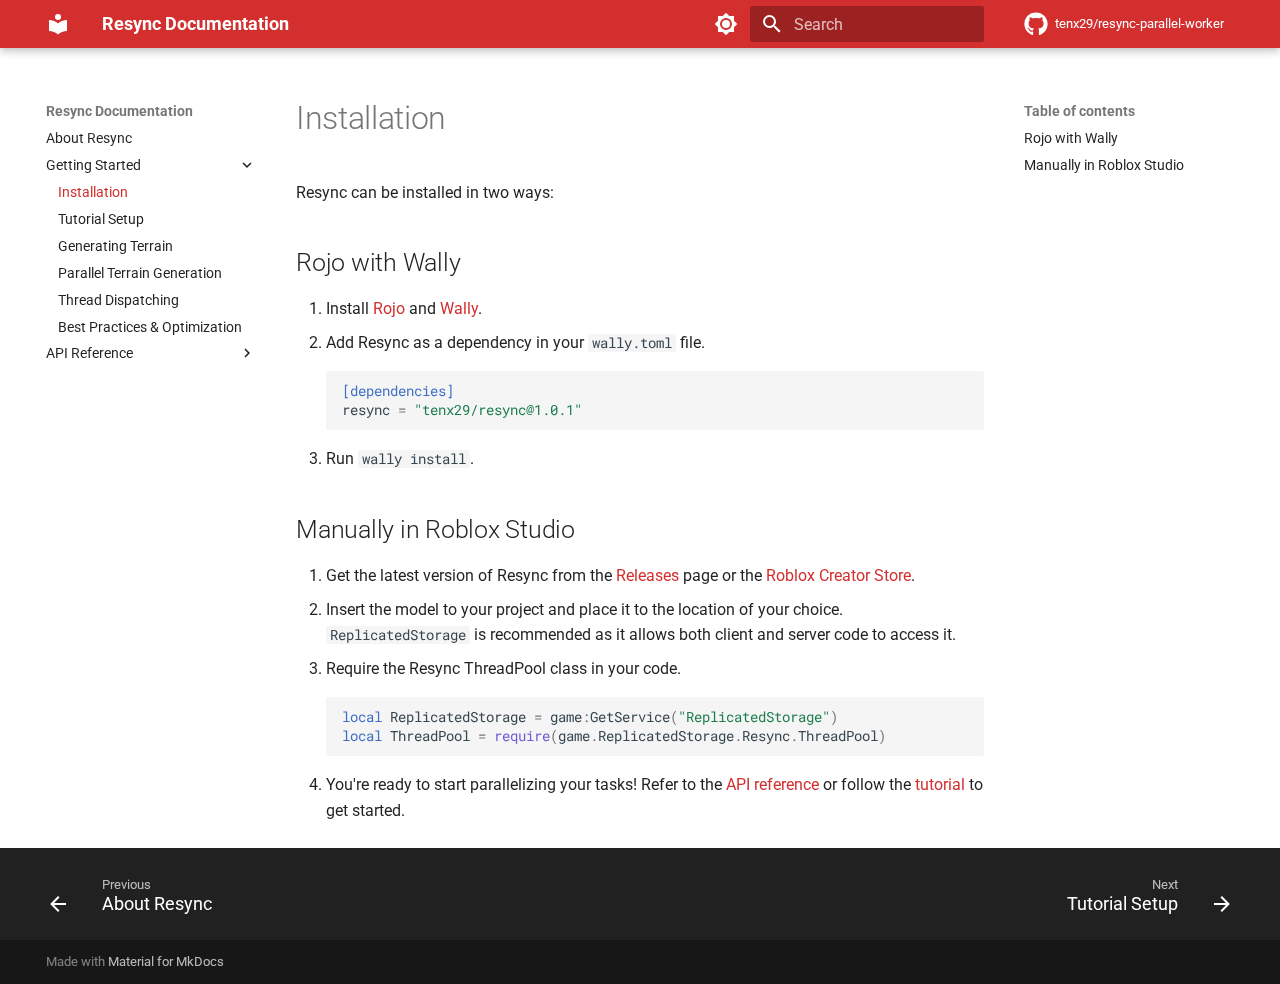
<file: getting-started/installation/index.html>
<!doctype html>
<html lang="en" class="no-js">
  <head>
    
      <meta charset="utf-8">
      <meta name="viewport" content="width=device-width,initial-scale=1">
      
      
      
        <link rel="canonical" href="https://tenx29.github.io/resync-parallel-worker/getting-started/installation/">
      
      
        <link rel="prev" href="../..">
      
      
        <link rel="next" href="../tutorial-setup/">
      
      
      <link rel="icon" href="../../assets/images/favicon.png">
      <meta name="generator" content="mkdocs-1.6.1, mkdocs-material-9.5.44">
    
    
      
        <title>Installation - Resync Documentation</title>
      
    
    
      <link rel="stylesheet" href="../../assets/stylesheets/main.0253249f.min.css">
      
        
        <link rel="stylesheet" href="../../assets/stylesheets/palette.06af60db.min.css">
      
      


    
    
      
    
    
      
        
        
        <link rel="preconnect" href="https://fonts.gstatic.com" crossorigin>
        <link rel="stylesheet" href="https://fonts.googleapis.com/css?family=Roboto:300,300i,400,400i,700,700i%7CRoboto+Mono:400,400i,700,700i&display=fallback">
        <style>:root{--md-text-font:"Roboto";--md-code-font:"Roboto Mono"}</style>
      
    
    
      <link rel="stylesheet" href="../../stylesheets/extra.css">
    
    <script>__md_scope=new URL("../..",location),__md_hash=e=>[...e].reduce(((e,_)=>(e<<5)-e+_.charCodeAt(0)),0),__md_get=(e,_=localStorage,t=__md_scope)=>JSON.parse(_.getItem(t.pathname+"."+e)),__md_set=(e,_,t=localStorage,a=__md_scope)=>{try{t.setItem(a.pathname+"."+e,JSON.stringify(_))}catch(e){}}</script>
    
      

    
    
    
  </head>
  
  
    
    
      
    
    
    
    
    <body dir="ltr" data-md-color-scheme="default" data-md-color-primary="custom" data-md-color-accent="red">
  
    
    <input class="md-toggle" data-md-toggle="drawer" type="checkbox" id="__drawer" autocomplete="off">
    <input class="md-toggle" data-md-toggle="search" type="checkbox" id="__search" autocomplete="off">
    <label class="md-overlay" for="__drawer"></label>
    <div data-md-component="skip">
      
        
        <a href="#installation" class="md-skip">
          Skip to content
        </a>
      
    </div>
    <div data-md-component="announce">
      
    </div>
    
    
      

  

<header class="md-header md-header--shadow" data-md-component="header">
  <nav class="md-header__inner md-grid" aria-label="Header">
    <a href="../.." title="Resync Documentation" class="md-header__button md-logo" aria-label="Resync Documentation" data-md-component="logo">
      
  
  <svg xmlns="http://www.w3.org/2000/svg" viewBox="0 0 24 24"><path d="M12 8a3 3 0 0 0 3-3 3 3 0 0 0-3-3 3 3 0 0 0-3 3 3 3 0 0 0 3 3m0 3.54C9.64 9.35 6.5 8 3 8v11c3.5 0 6.64 1.35 9 3.54 2.36-2.19 5.5-3.54 9-3.54V8c-3.5 0-6.64 1.35-9 3.54"/></svg>

    </a>
    <label class="md-header__button md-icon" for="__drawer">
      
      <svg xmlns="http://www.w3.org/2000/svg" viewBox="0 0 24 24"><path d="M3 6h18v2H3zm0 5h18v2H3zm0 5h18v2H3z"/></svg>
    </label>
    <div class="md-header__title" data-md-component="header-title">
      <div class="md-header__ellipsis">
        <div class="md-header__topic">
          <span class="md-ellipsis">
            Resync Documentation
          </span>
        </div>
        <div class="md-header__topic" data-md-component="header-topic">
          <span class="md-ellipsis">
            
              Installation
            
          </span>
        </div>
      </div>
    </div>
    
      
        <form class="md-header__option" data-md-component="palette">
  
    
    
    
    <input class="md-option" data-md-color-media="(prefers-color-scheme: light)" data-md-color-scheme="default" data-md-color-primary="custom" data-md-color-accent="red"  aria-label="Switch to dark mode"  type="radio" name="__palette" id="__palette_0">
    
      <label class="md-header__button md-icon" title="Switch to dark mode" for="__palette_1" hidden>
        <svg xmlns="http://www.w3.org/2000/svg" viewBox="0 0 24 24"><path d="M12 8a4 4 0 0 0-4 4 4 4 0 0 0 4 4 4 4 0 0 0 4-4 4 4 0 0 0-4-4m0 10a6 6 0 0 1-6-6 6 6 0 0 1 6-6 6 6 0 0 1 6 6 6 6 0 0 1-6 6m8-9.31V4h-4.69L12 .69 8.69 4H4v4.69L.69 12 4 15.31V20h4.69L12 23.31 15.31 20H20v-4.69L23.31 12z"/></svg>
      </label>
    
  
    
    
    
    <input class="md-option" data-md-color-media="(prefers-color-scheme: dark)" data-md-color-scheme="slate" data-md-color-primary="custom" data-md-color-accent="red"  aria-label="Switch to light mode"  type="radio" name="__palette" id="__palette_1">
    
      <label class="md-header__button md-icon" title="Switch to light mode" for="__palette_0" hidden>
        <svg xmlns="http://www.w3.org/2000/svg" viewBox="0 0 24 24"><path d="M12 18c-.89 0-1.74-.2-2.5-.55C11.56 16.5 13 14.42 13 12s-1.44-4.5-3.5-5.45C10.26 6.2 11.11 6 12 6a6 6 0 0 1 6 6 6 6 0 0 1-6 6m8-9.31V4h-4.69L12 .69 8.69 4H4v4.69L.69 12 4 15.31V20h4.69L12 23.31 15.31 20H20v-4.69L23.31 12z"/></svg>
      </label>
    
  
</form>
      
    
    
      <script>var palette=__md_get("__palette");if(palette&&palette.color){if("(prefers-color-scheme)"===palette.color.media){var media=matchMedia("(prefers-color-scheme: light)"),input=document.querySelector(media.matches?"[data-md-color-media='(prefers-color-scheme: light)']":"[data-md-color-media='(prefers-color-scheme: dark)']");palette.color.media=input.getAttribute("data-md-color-media"),palette.color.scheme=input.getAttribute("data-md-color-scheme"),palette.color.primary=input.getAttribute("data-md-color-primary"),palette.color.accent=input.getAttribute("data-md-color-accent")}for(var[key,value]of Object.entries(palette.color))document.body.setAttribute("data-md-color-"+key,value)}</script>
    
    
    
      <label class="md-header__button md-icon" for="__search">
        
        <svg xmlns="http://www.w3.org/2000/svg" viewBox="0 0 24 24"><path d="M9.5 3A6.5 6.5 0 0 1 16 9.5c0 1.61-.59 3.09-1.56 4.23l.27.27h.79l5 5-1.5 1.5-5-5v-.79l-.27-.27A6.52 6.52 0 0 1 9.5 16 6.5 6.5 0 0 1 3 9.5 6.5 6.5 0 0 1 9.5 3m0 2C7 5 5 7 5 9.5S7 14 9.5 14 14 12 14 9.5 12 5 9.5 5"/></svg>
      </label>
      <div class="md-search" data-md-component="search" role="dialog">
  <label class="md-search__overlay" for="__search"></label>
  <div class="md-search__inner" role="search">
    <form class="md-search__form" name="search">
      <input type="text" class="md-search__input" name="query" aria-label="Search" placeholder="Search" autocapitalize="off" autocorrect="off" autocomplete="off" spellcheck="false" data-md-component="search-query" required>
      <label class="md-search__icon md-icon" for="__search">
        
        <svg xmlns="http://www.w3.org/2000/svg" viewBox="0 0 24 24"><path d="M9.5 3A6.5 6.5 0 0 1 16 9.5c0 1.61-.59 3.09-1.56 4.23l.27.27h.79l5 5-1.5 1.5-5-5v-.79l-.27-.27A6.52 6.52 0 0 1 9.5 16 6.5 6.5 0 0 1 3 9.5 6.5 6.5 0 0 1 9.5 3m0 2C7 5 5 7 5 9.5S7 14 9.5 14 14 12 14 9.5 12 5 9.5 5"/></svg>
        
        <svg xmlns="http://www.w3.org/2000/svg" viewBox="0 0 24 24"><path d="M20 11v2H8l5.5 5.5-1.42 1.42L4.16 12l7.92-7.92L13.5 5.5 8 11z"/></svg>
      </label>
      <nav class="md-search__options" aria-label="Search">
        
        <button type="reset" class="md-search__icon md-icon" title="Clear" aria-label="Clear" tabindex="-1">
          
          <svg xmlns="http://www.w3.org/2000/svg" viewBox="0 0 24 24"><path d="M19 6.41 17.59 5 12 10.59 6.41 5 5 6.41 10.59 12 5 17.59 6.41 19 12 13.41 17.59 19 19 17.59 13.41 12z"/></svg>
        </button>
      </nav>
      
    </form>
    <div class="md-search__output">
      <div class="md-search__scrollwrap" tabindex="0" data-md-scrollfix>
        <div class="md-search-result" data-md-component="search-result">
          <div class="md-search-result__meta">
            Initializing search
          </div>
          <ol class="md-search-result__list" role="presentation"></ol>
        </div>
      </div>
    </div>
  </div>
</div>
    
    
      <div class="md-header__source">
        <a href="https://github.com/tenx29/resync-parallel-worker/" title="Go to repository" class="md-source" data-md-component="source">
  <div class="md-source__icon md-icon">
    
    <svg xmlns="http://www.w3.org/2000/svg" viewBox="0 0 496 512"><!--! Font Awesome Free 6.6.0 by @fontawesome - https://fontawesome.com License - https://fontawesome.com/license/free (Icons: CC BY 4.0, Fonts: SIL OFL 1.1, Code: MIT License) Copyright 2024 Fonticons, Inc.--><path d="M165.9 397.4c0 2-2.3 3.6-5.2 3.6-3.3.3-5.6-1.3-5.6-3.6 0-2 2.3-3.6 5.2-3.6 3-.3 5.6 1.3 5.6 3.6m-31.1-4.5c-.7 2 1.3 4.3 4.3 4.9 2.6 1 5.6 0 6.2-2s-1.3-4.3-4.3-5.2c-2.6-.7-5.5.3-6.2 2.3m44.2-1.7c-2.9.7-4.9 2.6-4.6 4.9.3 2 2.9 3.3 5.9 2.6 2.9-.7 4.9-2.6 4.6-4.6-.3-1.9-3-3.2-5.9-2.9M244.8 8C106.1 8 0 113.3 0 252c0 110.9 69.8 205.8 169.5 239.2 12.8 2.3 17.3-5.6 17.3-12.1 0-6.2-.3-40.4-.3-61.4 0 0-70 15-84.7-29.8 0 0-11.4-29.1-27.8-36.6 0 0-22.9-15.7 1.6-15.4 0 0 24.9 2 38.6 25.8 21.9 38.6 58.6 27.5 72.9 20.9 2.3-16 8.8-27.1 16-33.7-55.9-6.2-112.3-14.3-112.3-110.5 0-27.5 7.6-41.3 23.6-58.9-2.6-6.5-11.1-33.3 2.6-67.9 20.9-6.5 69 27 69 27 20-5.6 41.5-8.5 62.8-8.5s42.8 2.9 62.8 8.5c0 0 48.1-33.6 69-27 13.7 34.7 5.2 61.4 2.6 67.9 16 17.7 25.8 31.5 25.8 58.9 0 96.5-58.9 104.2-114.8 110.5 9.2 7.9 17 22.9 17 46.4 0 33.7-.3 75.4-.3 83.6 0 6.5 4.6 14.4 17.3 12.1C428.2 457.8 496 362.9 496 252 496 113.3 383.5 8 244.8 8M97.2 352.9c-1.3 1-1 3.3.7 5.2 1.6 1.6 3.9 2.3 5.2 1 1.3-1 1-3.3-.7-5.2-1.6-1.6-3.9-2.3-5.2-1m-10.8-8.1c-.7 1.3.3 2.9 2.3 3.9 1.6 1 3.6.7 4.3-.7.7-1.3-.3-2.9-2.3-3.9-2-.6-3.6-.3-4.3.7m32.4 35.6c-1.6 1.3-1 4.3 1.3 6.2 2.3 2.3 5.2 2.6 6.5 1 1.3-1.3.7-4.3-1.3-6.2-2.2-2.3-5.2-2.6-6.5-1m-11.4-14.7c-1.6 1-1.6 3.6 0 5.9s4.3 3.3 5.6 2.3c1.6-1.3 1.6-3.9 0-6.2-1.4-2.3-4-3.3-5.6-2"/></svg>
  </div>
  <div class="md-source__repository">
    tenx29/resync-parallel-worker
  </div>
</a>
      </div>
    
  </nav>
  
</header>
    
    <div class="md-container" data-md-component="container">
      
      
        
          
        
      
      <main class="md-main" data-md-component="main">
        <div class="md-main__inner md-grid">
          
            
              
              <div class="md-sidebar md-sidebar--primary" data-md-component="sidebar" data-md-type="navigation" >
                <div class="md-sidebar__scrollwrap">
                  <div class="md-sidebar__inner">
                    



<nav class="md-nav md-nav--primary" aria-label="Navigation" data-md-level="0">
  <label class="md-nav__title" for="__drawer">
    <a href="../.." title="Resync Documentation" class="md-nav__button md-logo" aria-label="Resync Documentation" data-md-component="logo">
      
  
  <svg xmlns="http://www.w3.org/2000/svg" viewBox="0 0 24 24"><path d="M12 8a3 3 0 0 0 3-3 3 3 0 0 0-3-3 3 3 0 0 0-3 3 3 3 0 0 0 3 3m0 3.54C9.64 9.35 6.5 8 3 8v11c3.5 0 6.64 1.35 9 3.54 2.36-2.19 5.5-3.54 9-3.54V8c-3.5 0-6.64 1.35-9 3.54"/></svg>

    </a>
    Resync Documentation
  </label>
  
    <div class="md-nav__source">
      <a href="https://github.com/tenx29/resync-parallel-worker/" title="Go to repository" class="md-source" data-md-component="source">
  <div class="md-source__icon md-icon">
    
    <svg xmlns="http://www.w3.org/2000/svg" viewBox="0 0 496 512"><!--! Font Awesome Free 6.6.0 by @fontawesome - https://fontawesome.com License - https://fontawesome.com/license/free (Icons: CC BY 4.0, Fonts: SIL OFL 1.1, Code: MIT License) Copyright 2024 Fonticons, Inc.--><path d="M165.9 397.4c0 2-2.3 3.6-5.2 3.6-3.3.3-5.6-1.3-5.6-3.6 0-2 2.3-3.6 5.2-3.6 3-.3 5.6 1.3 5.6 3.6m-31.1-4.5c-.7 2 1.3 4.3 4.3 4.9 2.6 1 5.6 0 6.2-2s-1.3-4.3-4.3-5.2c-2.6-.7-5.5.3-6.2 2.3m44.2-1.7c-2.9.7-4.9 2.6-4.6 4.9.3 2 2.9 3.3 5.9 2.6 2.9-.7 4.9-2.6 4.6-4.6-.3-1.9-3-3.2-5.9-2.9M244.8 8C106.1 8 0 113.3 0 252c0 110.9 69.8 205.8 169.5 239.2 12.8 2.3 17.3-5.6 17.3-12.1 0-6.2-.3-40.4-.3-61.4 0 0-70 15-84.7-29.8 0 0-11.4-29.1-27.8-36.6 0 0-22.9-15.7 1.6-15.4 0 0 24.9 2 38.6 25.8 21.9 38.6 58.6 27.5 72.9 20.9 2.3-16 8.8-27.1 16-33.7-55.9-6.2-112.3-14.3-112.3-110.5 0-27.5 7.6-41.3 23.6-58.9-2.6-6.5-11.1-33.3 2.6-67.9 20.9-6.5 69 27 69 27 20-5.6 41.5-8.5 62.8-8.5s42.8 2.9 62.8 8.5c0 0 48.1-33.6 69-27 13.7 34.7 5.2 61.4 2.6 67.9 16 17.7 25.8 31.5 25.8 58.9 0 96.5-58.9 104.2-114.8 110.5 9.2 7.9 17 22.9 17 46.4 0 33.7-.3 75.4-.3 83.6 0 6.5 4.6 14.4 17.3 12.1C428.2 457.8 496 362.9 496 252 496 113.3 383.5 8 244.8 8M97.2 352.9c-1.3 1-1 3.3.7 5.2 1.6 1.6 3.9 2.3 5.2 1 1.3-1 1-3.3-.7-5.2-1.6-1.6-3.9-2.3-5.2-1m-10.8-8.1c-.7 1.3.3 2.9 2.3 3.9 1.6 1 3.6.7 4.3-.7.7-1.3-.3-2.9-2.3-3.9-2-.6-3.6-.3-4.3.7m32.4 35.6c-1.6 1.3-1 4.3 1.3 6.2 2.3 2.3 5.2 2.6 6.5 1 1.3-1.3.7-4.3-1.3-6.2-2.2-2.3-5.2-2.6-6.5-1m-11.4-14.7c-1.6 1-1.6 3.6 0 5.9s4.3 3.3 5.6 2.3c1.6-1.3 1.6-3.9 0-6.2-1.4-2.3-4-3.3-5.6-2"/></svg>
  </div>
  <div class="md-source__repository">
    tenx29/resync-parallel-worker
  </div>
</a>
    </div>
  
  <ul class="md-nav__list" data-md-scrollfix>
    
      
      
  
  
  
  
    <li class="md-nav__item">
      <a href="../.." class="md-nav__link">
        
  
  <span class="md-ellipsis">
    About Resync
  </span>
  

      </a>
    </li>
  

    
      
      
  
  
    
  
  
  
    
    
    
    
    <li class="md-nav__item md-nav__item--active md-nav__item--nested">
      
        
        
        <input class="md-nav__toggle md-toggle " type="checkbox" id="__nav_2" checked>
        
          
          <label class="md-nav__link" for="__nav_2" id="__nav_2_label" tabindex="0">
            
  
  <span class="md-ellipsis">
    Getting Started
  </span>
  

            <span class="md-nav__icon md-icon"></span>
          </label>
        
        <nav class="md-nav" data-md-level="1" aria-labelledby="__nav_2_label" aria-expanded="true">
          <label class="md-nav__title" for="__nav_2">
            <span class="md-nav__icon md-icon"></span>
            Getting Started
          </label>
          <ul class="md-nav__list" data-md-scrollfix>
            
              
                
  
  
    
  
  
  
    <li class="md-nav__item md-nav__item--active">
      
      <input class="md-nav__toggle md-toggle" type="checkbox" id="__toc">
      
      
        
      
      
        <label class="md-nav__link md-nav__link--active" for="__toc">
          
  
  <span class="md-ellipsis">
    Installation
  </span>
  

          <span class="md-nav__icon md-icon"></span>
        </label>
      
      <a href="./" class="md-nav__link md-nav__link--active">
        
  
  <span class="md-ellipsis">
    Installation
  </span>
  

      </a>
      
        

<nav class="md-nav md-nav--secondary" aria-label="Table of contents">
  
  
  
    
  
  
    <label class="md-nav__title" for="__toc">
      <span class="md-nav__icon md-icon"></span>
      Table of contents
    </label>
    <ul class="md-nav__list" data-md-component="toc" data-md-scrollfix>
      
        <li class="md-nav__item">
  <a href="#rojo-with-wally" class="md-nav__link">
    <span class="md-ellipsis">
      Rojo with Wally
    </span>
  </a>
  
</li>
      
        <li class="md-nav__item">
  <a href="#manually-in-roblox-studio" class="md-nav__link">
    <span class="md-ellipsis">
      Manually in Roblox Studio
    </span>
  </a>
  
</li>
      
    </ul>
  
</nav>
      
    </li>
  

              
            
              
                
  
  
  
  
    <li class="md-nav__item">
      <a href="../tutorial-setup/" class="md-nav__link">
        
  
  <span class="md-ellipsis">
    Tutorial Setup
  </span>
  

      </a>
    </li>
  

              
            
              
                
  
  
  
  
    <li class="md-nav__item">
      <a href="../generating-terrain/" class="md-nav__link">
        
  
  <span class="md-ellipsis">
    Generating Terrain
  </span>
  

      </a>
    </li>
  

              
            
              
                
  
  
  
  
    <li class="md-nav__item">
      <a href="../parallel-terrain-generation/" class="md-nav__link">
        
  
  <span class="md-ellipsis">
    Parallel Terrain Generation
  </span>
  

      </a>
    </li>
  

              
            
              
                
  
  
  
  
    <li class="md-nav__item">
      <a href="../thread-dispatching/" class="md-nav__link">
        
  
  <span class="md-ellipsis">
    Thread Dispatching
  </span>
  

      </a>
    </li>
  

              
            
              
                
  
  
  
  
    <li class="md-nav__item">
      <a href="../best-practices/" class="md-nav__link">
        
  
  <span class="md-ellipsis">
    Best Practices & Optimization
  </span>
  

      </a>
    </li>
  

              
            
          </ul>
        </nav>
      
    </li>
  

    
      
      
  
  
  
  
    
    
    
    
    <li class="md-nav__item md-nav__item--nested">
      
        
        
        <input class="md-nav__toggle md-toggle " type="checkbox" id="__nav_3" >
        
          
          <label class="md-nav__link" for="__nav_3" id="__nav_3_label" tabindex="0">
            
  
  <span class="md-ellipsis">
    API Reference
  </span>
  

            <span class="md-nav__icon md-icon"></span>
          </label>
        
        <nav class="md-nav" data-md-level="1" aria-labelledby="__nav_3_label" aria-expanded="false">
          <label class="md-nav__title" for="__nav_3">
            <span class="md-nav__icon md-icon"></span>
            API Reference
          </label>
          <ul class="md-nav__list" data-md-scrollfix>
            
              
                
  
  
  
  
    <li class="md-nav__item">
      <a href="../../api-reference/threadpool/" class="md-nav__link">
        
  
  <span class="md-ellipsis">
    ThreadPool
  </span>
  

      </a>
    </li>
  

              
            
              
                
  
  
  
  
    <li class="md-nav__item">
      <a href="../../api-reference/types/" class="md-nav__link">
        
  
  <span class="md-ellipsis">
    Types
  </span>
  

      </a>
    </li>
  

              
            
              
                
  
  
  
  
    <li class="md-nav__item">
      <a href="../../api-reference/handlers/" class="md-nav__link">
        
  
  <span class="md-ellipsis">
    Server & Client Handlers
  </span>
  

      </a>
    </li>
  

              
            
          </ul>
        </nav>
      
    </li>
  

    
  </ul>
</nav>
                  </div>
                </div>
              </div>
            
            
              
              <div class="md-sidebar md-sidebar--secondary" data-md-component="sidebar" data-md-type="toc" >
                <div class="md-sidebar__scrollwrap">
                  <div class="md-sidebar__inner">
                    

<nav class="md-nav md-nav--secondary" aria-label="Table of contents">
  
  
  
    
  
  
    <label class="md-nav__title" for="__toc">
      <span class="md-nav__icon md-icon"></span>
      Table of contents
    </label>
    <ul class="md-nav__list" data-md-component="toc" data-md-scrollfix>
      
        <li class="md-nav__item">
  <a href="#rojo-with-wally" class="md-nav__link">
    <span class="md-ellipsis">
      Rojo with Wally
    </span>
  </a>
  
</li>
      
        <li class="md-nav__item">
  <a href="#manually-in-roblox-studio" class="md-nav__link">
    <span class="md-ellipsis">
      Manually in Roblox Studio
    </span>
  </a>
  
</li>
      
    </ul>
  
</nav>
                  </div>
                </div>
              </div>
            
          
          
            <div class="md-content" data-md-component="content">
              <article class="md-content__inner md-typeset">
                
                  

  
  


<h1 id="installation">Installation</h1>
<p>Resync can be installed in two ways:</p>
<h2 id="rojo-with-wally">Rojo with Wally</h2>
<ol>
<li>Install <a href="https://rojo.space/">Rojo</a> and <a href="https://wally.run/">Wally</a>.</li>
<li>Add Resync as a dependency in your <code>wally.toml</code> file.
   <div class="highlight"><pre><span></span><code><span class="k">[dependencies]</span>
<span class="n">resync</span><span class="w"> </span><span class="o">=</span><span class="w"> </span><span class="s2">&quot;tenx29/resync@1.0.1&quot;</span>
</code></pre></div></li>
<li>Run <code>wally install</code>.</li>
</ol>
<h2 id="manually-in-roblox-studio">Manually in Roblox Studio</h2>
<ol>
<li>Get the latest version of Resync from the <a href="https://github.com/tenx29/resync-parallel-worker/releases">Releases</a> page or the <a href="https://create.roblox.com/store/asset/89261287724556">Roblox Creator Store</a>.</li>
<li>Insert the model to your project and place it to the location of your choice. <code>ReplicatedStorage</code> is recommended as it allows both client and server code to access it.</li>
<li>Require the Resync ThreadPool class in your code.
   <div class="highlight"><pre><span></span><code><span class="kd">local</span> <span class="n">ReplicatedStorage</span> <span class="o">=</span> <span class="n">game</span><span class="p">:</span><span class="n">GetService</span><span class="p">(</span><span class="s2">&quot;ReplicatedStorage&quot;</span><span class="p">)</span>
<span class="kd">local</span> <span class="n">ThreadPool</span> <span class="o">=</span> <span class="nb">require</span><span class="p">(</span><span class="n">game</span><span class="p">.</span><span class="n">ReplicatedStorage</span><span class="p">.</span><span class="n">Resync</span><span class="p">.</span><span class="n">ThreadPool</span><span class="p">)</span>
</code></pre></div></li>
<li>You're ready to start parallelizing your tasks! Refer to the <a href="../../api-reference/threadpool/">API reference</a> or follow the <a href="../tutorial-setup/">tutorial</a> to get started.</li>
</ol>












                
              </article>
            </div>
          
          
<script>var target=document.getElementById(location.hash.slice(1));target&&target.name&&(target.checked=target.name.startsWith("__tabbed_"))</script>
        </div>
        
      </main>
      
        <footer class="md-footer">
  
    
      
      <nav class="md-footer__inner md-grid" aria-label="Footer" >
        
          
          <a href="../.." class="md-footer__link md-footer__link--prev" aria-label="Previous: About Resync">
            <div class="md-footer__button md-icon">
              
              <svg xmlns="http://www.w3.org/2000/svg" viewBox="0 0 24 24"><path d="M20 11v2H8l5.5 5.5-1.42 1.42L4.16 12l7.92-7.92L13.5 5.5 8 11z"/></svg>
            </div>
            <div class="md-footer__title">
              <span class="md-footer__direction">
                Previous
              </span>
              <div class="md-ellipsis">
                About Resync
              </div>
            </div>
          </a>
        
        
          
          <a href="../tutorial-setup/" class="md-footer__link md-footer__link--next" aria-label="Next: Tutorial Setup">
            <div class="md-footer__title">
              <span class="md-footer__direction">
                Next
              </span>
              <div class="md-ellipsis">
                Tutorial Setup
              </div>
            </div>
            <div class="md-footer__button md-icon">
              
              <svg xmlns="http://www.w3.org/2000/svg" viewBox="0 0 24 24"><path d="M4 11v2h12l-5.5 5.5 1.42 1.42L19.84 12l-7.92-7.92L10.5 5.5 16 11z"/></svg>
            </div>
          </a>
        
      </nav>
    
  
  <div class="md-footer-meta md-typeset">
    <div class="md-footer-meta__inner md-grid">
      <div class="md-copyright">
  
  
    Made with
    <a href="https://squidfunk.github.io/mkdocs-material/" target="_blank" rel="noopener">
      Material for MkDocs
    </a>
  
</div>
      
    </div>
  </div>
</footer>
      
    </div>
    <div class="md-dialog" data-md-component="dialog">
      <div class="md-dialog__inner md-typeset"></div>
    </div>
    
      <div class="md-progress" data-md-component="progress" role="progressbar"></div>
    
    
    <script id="__config" type="application/json">{"base": "../..", "features": ["navigation.instant", "navigation.instant.progress", "navigation.footer"], "search": "../../assets/javascripts/workers/search.6ce7567c.min.js", "translations": {"clipboard.copied": "Copied to clipboard", "clipboard.copy": "Copy to clipboard", "search.result.more.one": "1 more on this page", "search.result.more.other": "# more on this page", "search.result.none": "No matching documents", "search.result.one": "1 matching document", "search.result.other": "# matching documents", "search.result.placeholder": "Type to start searching", "search.result.term.missing": "Missing", "select.version": "Select version"}}</script>
    
    
      <script src="../../assets/javascripts/bundle.83f73b43.min.js"></script>
      
    
  </body>
</html>
</file>
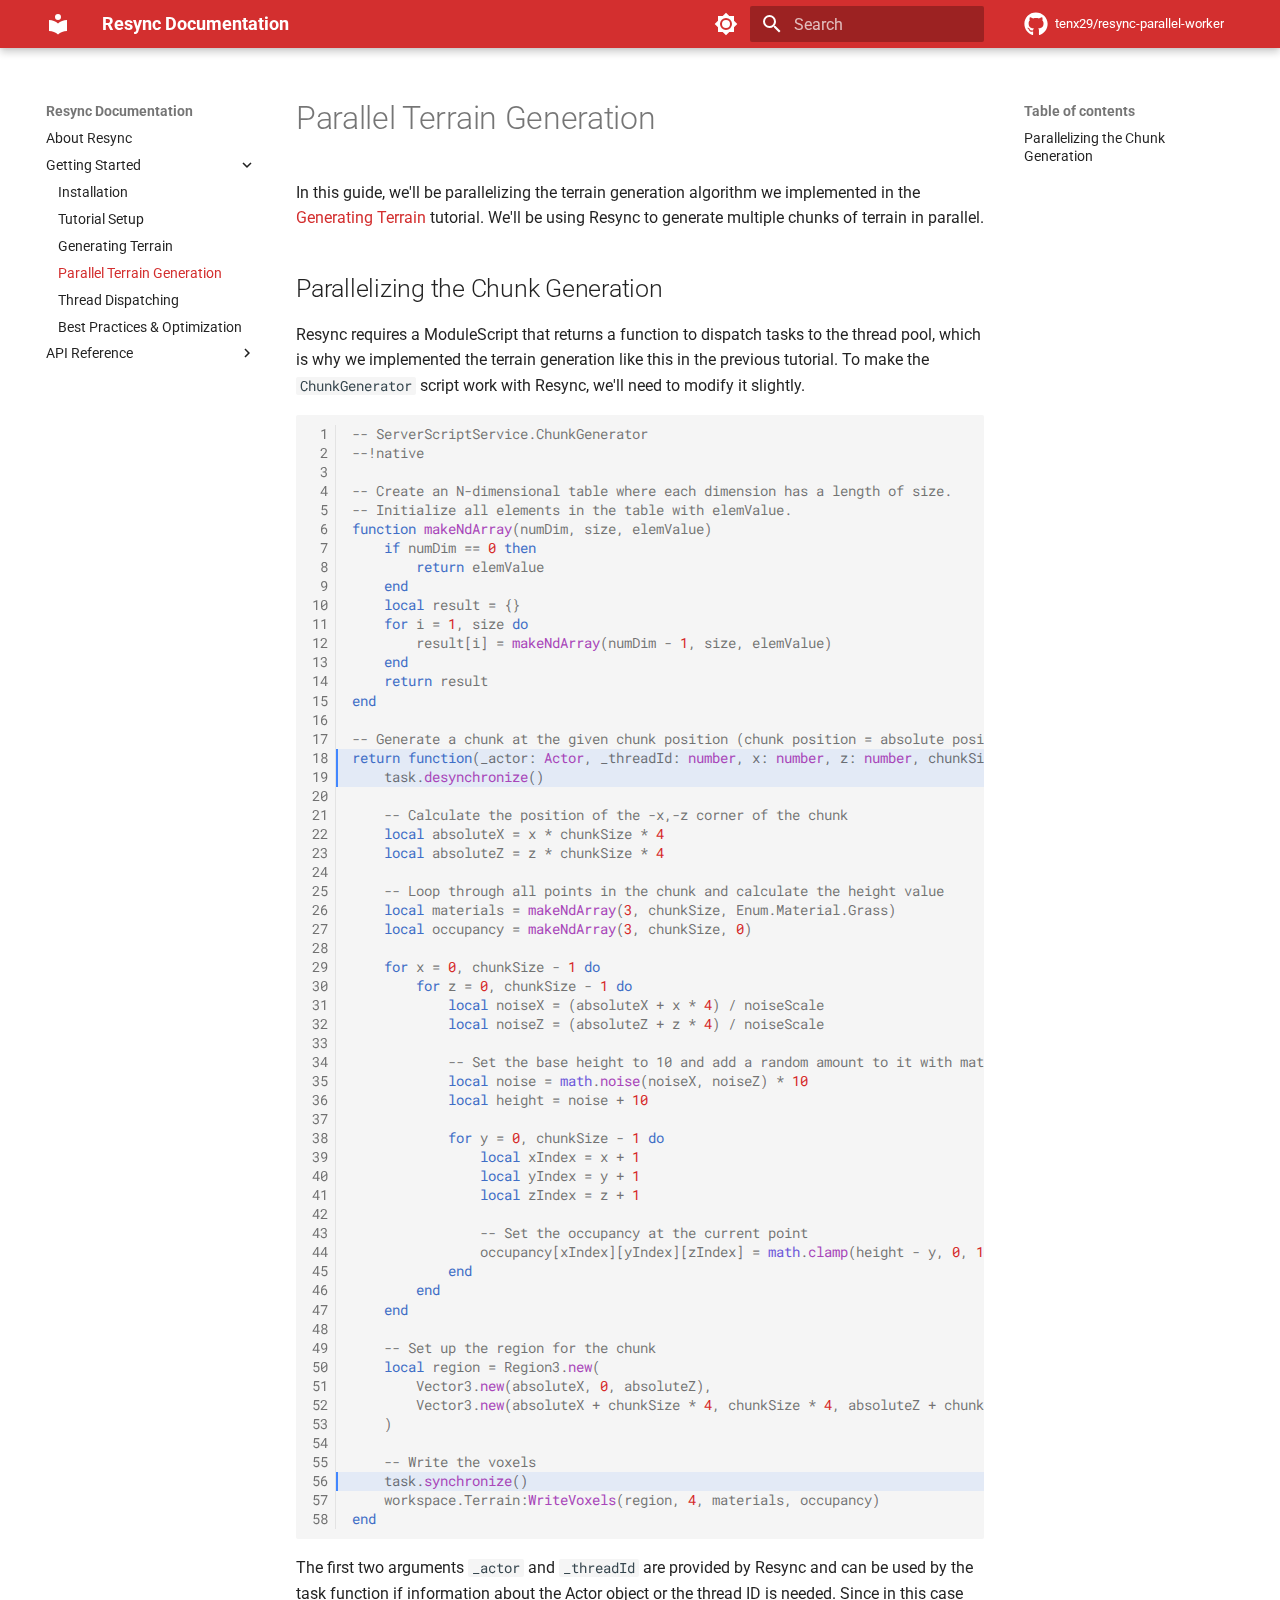
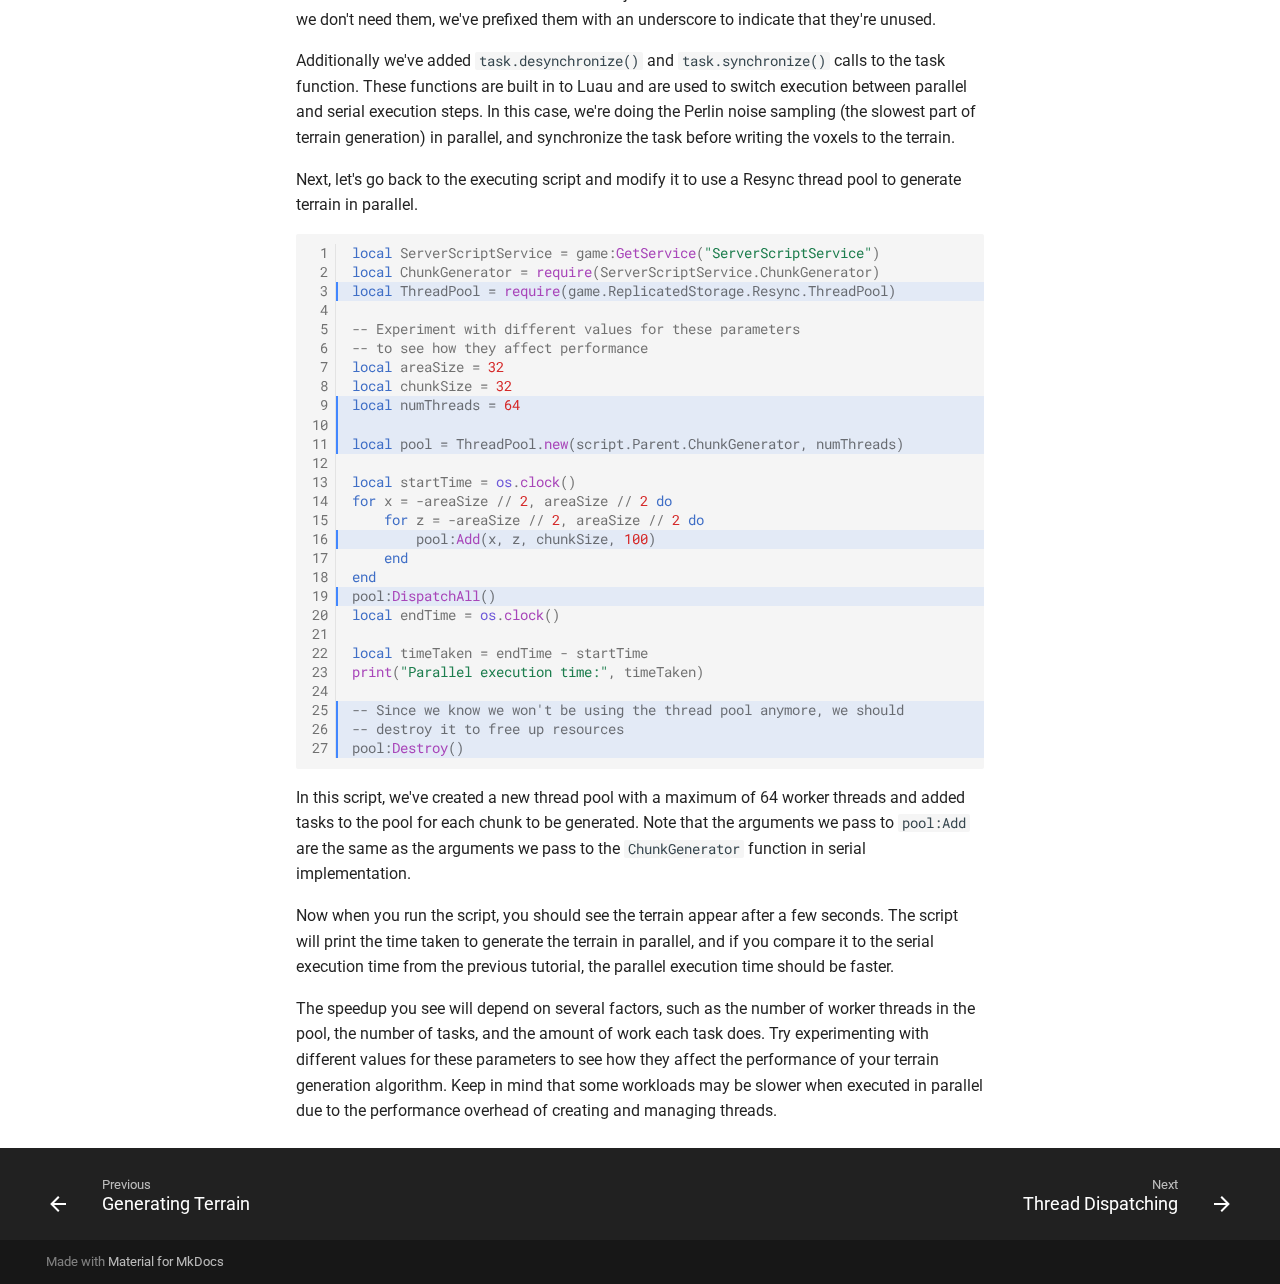
<file: getting-started/parallel-terrain-generation/index.html>
<!doctype html>
<html lang="en" class="no-js">
  <head>
    
      <meta charset="utf-8">
      <meta name="viewport" content="width=device-width,initial-scale=1">
      
      
      
        <link rel="canonical" href="https://tenx29.github.io/resync-parallel-worker/getting-started/parallel-terrain-generation/">
      
      
        <link rel="prev" href="../generating-terrain/">
      
      
        <link rel="next" href="../thread-dispatching/">
      
      
      <link rel="icon" href="../../assets/images/favicon.png">
      <meta name="generator" content="mkdocs-1.6.1, mkdocs-material-9.5.44">
    
    
      
        <title>Parallel Terrain Generation - Resync Documentation</title>
      
    
    
      <link rel="stylesheet" href="../../assets/stylesheets/main.0253249f.min.css">
      
        
        <link rel="stylesheet" href="../../assets/stylesheets/palette.06af60db.min.css">
      
      


    
    
      
    
    
      
        
        
        <link rel="preconnect" href="https://fonts.gstatic.com" crossorigin>
        <link rel="stylesheet" href="https://fonts.googleapis.com/css?family=Roboto:300,300i,400,400i,700,700i%7CRoboto+Mono:400,400i,700,700i&display=fallback">
        <style>:root{--md-text-font:"Roboto";--md-code-font:"Roboto Mono"}</style>
      
    
    
      <link rel="stylesheet" href="../../stylesheets/extra.css">
    
    <script>__md_scope=new URL("../..",location),__md_hash=e=>[...e].reduce(((e,_)=>(e<<5)-e+_.charCodeAt(0)),0),__md_get=(e,_=localStorage,t=__md_scope)=>JSON.parse(_.getItem(t.pathname+"."+e)),__md_set=(e,_,t=localStorage,a=__md_scope)=>{try{t.setItem(a.pathname+"."+e,JSON.stringify(_))}catch(e){}}</script>
    
      

    
    
    
  </head>
  
  
    
    
      
    
    
    
    
    <body dir="ltr" data-md-color-scheme="default" data-md-color-primary="custom" data-md-color-accent="red">
  
    
    <input class="md-toggle" data-md-toggle="drawer" type="checkbox" id="__drawer" autocomplete="off">
    <input class="md-toggle" data-md-toggle="search" type="checkbox" id="__search" autocomplete="off">
    <label class="md-overlay" for="__drawer"></label>
    <div data-md-component="skip">
      
        
        <a href="#parallel-terrain-generation" class="md-skip">
          Skip to content
        </a>
      
    </div>
    <div data-md-component="announce">
      
    </div>
    
    
      

  

<header class="md-header md-header--shadow" data-md-component="header">
  <nav class="md-header__inner md-grid" aria-label="Header">
    <a href="../.." title="Resync Documentation" class="md-header__button md-logo" aria-label="Resync Documentation" data-md-component="logo">
      
  
  <svg xmlns="http://www.w3.org/2000/svg" viewBox="0 0 24 24"><path d="M12 8a3 3 0 0 0 3-3 3 3 0 0 0-3-3 3 3 0 0 0-3 3 3 3 0 0 0 3 3m0 3.54C9.64 9.35 6.5 8 3 8v11c3.5 0 6.64 1.35 9 3.54 2.36-2.19 5.5-3.54 9-3.54V8c-3.5 0-6.64 1.35-9 3.54"/></svg>

    </a>
    <label class="md-header__button md-icon" for="__drawer">
      
      <svg xmlns="http://www.w3.org/2000/svg" viewBox="0 0 24 24"><path d="M3 6h18v2H3zm0 5h18v2H3zm0 5h18v2H3z"/></svg>
    </label>
    <div class="md-header__title" data-md-component="header-title">
      <div class="md-header__ellipsis">
        <div class="md-header__topic">
          <span class="md-ellipsis">
            Resync Documentation
          </span>
        </div>
        <div class="md-header__topic" data-md-component="header-topic">
          <span class="md-ellipsis">
            
              Parallel Terrain Generation
            
          </span>
        </div>
      </div>
    </div>
    
      
        <form class="md-header__option" data-md-component="palette">
  
    
    
    
    <input class="md-option" data-md-color-media="(prefers-color-scheme: light)" data-md-color-scheme="default" data-md-color-primary="custom" data-md-color-accent="red"  aria-label="Switch to dark mode"  type="radio" name="__palette" id="__palette_0">
    
      <label class="md-header__button md-icon" title="Switch to dark mode" for="__palette_1" hidden>
        <svg xmlns="http://www.w3.org/2000/svg" viewBox="0 0 24 24"><path d="M12 8a4 4 0 0 0-4 4 4 4 0 0 0 4 4 4 4 0 0 0 4-4 4 4 0 0 0-4-4m0 10a6 6 0 0 1-6-6 6 6 0 0 1 6-6 6 6 0 0 1 6 6 6 6 0 0 1-6 6m8-9.31V4h-4.69L12 .69 8.69 4H4v4.69L.69 12 4 15.31V20h4.69L12 23.31 15.31 20H20v-4.69L23.31 12z"/></svg>
      </label>
    
  
    
    
    
    <input class="md-option" data-md-color-media="(prefers-color-scheme: dark)" data-md-color-scheme="slate" data-md-color-primary="custom" data-md-color-accent="red"  aria-label="Switch to light mode"  type="radio" name="__palette" id="__palette_1">
    
      <label class="md-header__button md-icon" title="Switch to light mode" for="__palette_0" hidden>
        <svg xmlns="http://www.w3.org/2000/svg" viewBox="0 0 24 24"><path d="M12 18c-.89 0-1.74-.2-2.5-.55C11.56 16.5 13 14.42 13 12s-1.44-4.5-3.5-5.45C10.26 6.2 11.11 6 12 6a6 6 0 0 1 6 6 6 6 0 0 1-6 6m8-9.31V4h-4.69L12 .69 8.69 4H4v4.69L.69 12 4 15.31V20h4.69L12 23.31 15.31 20H20v-4.69L23.31 12z"/></svg>
      </label>
    
  
</form>
      
    
    
      <script>var palette=__md_get("__palette");if(palette&&palette.color){if("(prefers-color-scheme)"===palette.color.media){var media=matchMedia("(prefers-color-scheme: light)"),input=document.querySelector(media.matches?"[data-md-color-media='(prefers-color-scheme: light)']":"[data-md-color-media='(prefers-color-scheme: dark)']");palette.color.media=input.getAttribute("data-md-color-media"),palette.color.scheme=input.getAttribute("data-md-color-scheme"),palette.color.primary=input.getAttribute("data-md-color-primary"),palette.color.accent=input.getAttribute("data-md-color-accent")}for(var[key,value]of Object.entries(palette.color))document.body.setAttribute("data-md-color-"+key,value)}</script>
    
    
    
      <label class="md-header__button md-icon" for="__search">
        
        <svg xmlns="http://www.w3.org/2000/svg" viewBox="0 0 24 24"><path d="M9.5 3A6.5 6.5 0 0 1 16 9.5c0 1.61-.59 3.09-1.56 4.23l.27.27h.79l5 5-1.5 1.5-5-5v-.79l-.27-.27A6.52 6.52 0 0 1 9.5 16 6.5 6.5 0 0 1 3 9.5 6.5 6.5 0 0 1 9.5 3m0 2C7 5 5 7 5 9.5S7 14 9.5 14 14 12 14 9.5 12 5 9.5 5"/></svg>
      </label>
      <div class="md-search" data-md-component="search" role="dialog">
  <label class="md-search__overlay" for="__search"></label>
  <div class="md-search__inner" role="search">
    <form class="md-search__form" name="search">
      <input type="text" class="md-search__input" name="query" aria-label="Search" placeholder="Search" autocapitalize="off" autocorrect="off" autocomplete="off" spellcheck="false" data-md-component="search-query" required>
      <label class="md-search__icon md-icon" for="__search">
        
        <svg xmlns="http://www.w3.org/2000/svg" viewBox="0 0 24 24"><path d="M9.5 3A6.5 6.5 0 0 1 16 9.5c0 1.61-.59 3.09-1.56 4.23l.27.27h.79l5 5-1.5 1.5-5-5v-.79l-.27-.27A6.52 6.52 0 0 1 9.5 16 6.5 6.5 0 0 1 3 9.5 6.5 6.5 0 0 1 9.5 3m0 2C7 5 5 7 5 9.5S7 14 9.5 14 14 12 14 9.5 12 5 9.5 5"/></svg>
        
        <svg xmlns="http://www.w3.org/2000/svg" viewBox="0 0 24 24"><path d="M20 11v2H8l5.5 5.5-1.42 1.42L4.16 12l7.92-7.92L13.5 5.5 8 11z"/></svg>
      </label>
      <nav class="md-search__options" aria-label="Search">
        
        <button type="reset" class="md-search__icon md-icon" title="Clear" aria-label="Clear" tabindex="-1">
          
          <svg xmlns="http://www.w3.org/2000/svg" viewBox="0 0 24 24"><path d="M19 6.41 17.59 5 12 10.59 6.41 5 5 6.41 10.59 12 5 17.59 6.41 19 12 13.41 17.59 19 19 17.59 13.41 12z"/></svg>
        </button>
      </nav>
      
    </form>
    <div class="md-search__output">
      <div class="md-search__scrollwrap" tabindex="0" data-md-scrollfix>
        <div class="md-search-result" data-md-component="search-result">
          <div class="md-search-result__meta">
            Initializing search
          </div>
          <ol class="md-search-result__list" role="presentation"></ol>
        </div>
      </div>
    </div>
  </div>
</div>
    
    
      <div class="md-header__source">
        <a href="https://github.com/tenx29/resync-parallel-worker/" title="Go to repository" class="md-source" data-md-component="source">
  <div class="md-source__icon md-icon">
    
    <svg xmlns="http://www.w3.org/2000/svg" viewBox="0 0 496 512"><!--! Font Awesome Free 6.6.0 by @fontawesome - https://fontawesome.com License - https://fontawesome.com/license/free (Icons: CC BY 4.0, Fonts: SIL OFL 1.1, Code: MIT License) Copyright 2024 Fonticons, Inc.--><path d="M165.9 397.4c0 2-2.3 3.6-5.2 3.6-3.3.3-5.6-1.3-5.6-3.6 0-2 2.3-3.6 5.2-3.6 3-.3 5.6 1.3 5.6 3.6m-31.1-4.5c-.7 2 1.3 4.3 4.3 4.9 2.6 1 5.6 0 6.2-2s-1.3-4.3-4.3-5.2c-2.6-.7-5.5.3-6.2 2.3m44.2-1.7c-2.9.7-4.9 2.6-4.6 4.9.3 2 2.9 3.3 5.9 2.6 2.9-.7 4.9-2.6 4.6-4.6-.3-1.9-3-3.2-5.9-2.9M244.8 8C106.1 8 0 113.3 0 252c0 110.9 69.8 205.8 169.5 239.2 12.8 2.3 17.3-5.6 17.3-12.1 0-6.2-.3-40.4-.3-61.4 0 0-70 15-84.7-29.8 0 0-11.4-29.1-27.8-36.6 0 0-22.9-15.7 1.6-15.4 0 0 24.9 2 38.6 25.8 21.9 38.6 58.6 27.5 72.9 20.9 2.3-16 8.8-27.1 16-33.7-55.9-6.2-112.3-14.3-112.3-110.5 0-27.5 7.6-41.3 23.6-58.9-2.6-6.5-11.1-33.3 2.6-67.9 20.9-6.5 69 27 69 27 20-5.6 41.5-8.5 62.8-8.5s42.8 2.9 62.8 8.5c0 0 48.1-33.6 69-27 13.7 34.7 5.2 61.4 2.6 67.9 16 17.7 25.8 31.5 25.8 58.9 0 96.5-58.9 104.2-114.8 110.5 9.2 7.9 17 22.9 17 46.4 0 33.7-.3 75.4-.3 83.6 0 6.5 4.6 14.4 17.3 12.1C428.2 457.8 496 362.9 496 252 496 113.3 383.5 8 244.8 8M97.2 352.9c-1.3 1-1 3.3.7 5.2 1.6 1.6 3.9 2.3 5.2 1 1.3-1 1-3.3-.7-5.2-1.6-1.6-3.9-2.3-5.2-1m-10.8-8.1c-.7 1.3.3 2.9 2.3 3.9 1.6 1 3.6.7 4.3-.7.7-1.3-.3-2.9-2.3-3.9-2-.6-3.6-.3-4.3.7m32.4 35.6c-1.6 1.3-1 4.3 1.3 6.2 2.3 2.3 5.2 2.6 6.5 1 1.3-1.3.7-4.3-1.3-6.2-2.2-2.3-5.2-2.6-6.5-1m-11.4-14.7c-1.6 1-1.6 3.6 0 5.9s4.3 3.3 5.6 2.3c1.6-1.3 1.6-3.9 0-6.2-1.4-2.3-4-3.3-5.6-2"/></svg>
  </div>
  <div class="md-source__repository">
    tenx29/resync-parallel-worker
  </div>
</a>
      </div>
    
  </nav>
  
</header>
    
    <div class="md-container" data-md-component="container">
      
      
        
          
        
      
      <main class="md-main" data-md-component="main">
        <div class="md-main__inner md-grid">
          
            
              
              <div class="md-sidebar md-sidebar--primary" data-md-component="sidebar" data-md-type="navigation" >
                <div class="md-sidebar__scrollwrap">
                  <div class="md-sidebar__inner">
                    



<nav class="md-nav md-nav--primary" aria-label="Navigation" data-md-level="0">
  <label class="md-nav__title" for="__drawer">
    <a href="../.." title="Resync Documentation" class="md-nav__button md-logo" aria-label="Resync Documentation" data-md-component="logo">
      
  
  <svg xmlns="http://www.w3.org/2000/svg" viewBox="0 0 24 24"><path d="M12 8a3 3 0 0 0 3-3 3 3 0 0 0-3-3 3 3 0 0 0-3 3 3 3 0 0 0 3 3m0 3.54C9.64 9.35 6.5 8 3 8v11c3.5 0 6.64 1.35 9 3.54 2.36-2.19 5.5-3.54 9-3.54V8c-3.5 0-6.64 1.35-9 3.54"/></svg>

    </a>
    Resync Documentation
  </label>
  
    <div class="md-nav__source">
      <a href="https://github.com/tenx29/resync-parallel-worker/" title="Go to repository" class="md-source" data-md-component="source">
  <div class="md-source__icon md-icon">
    
    <svg xmlns="http://www.w3.org/2000/svg" viewBox="0 0 496 512"><!--! Font Awesome Free 6.6.0 by @fontawesome - https://fontawesome.com License - https://fontawesome.com/license/free (Icons: CC BY 4.0, Fonts: SIL OFL 1.1, Code: MIT License) Copyright 2024 Fonticons, Inc.--><path d="M165.9 397.4c0 2-2.3 3.6-5.2 3.6-3.3.3-5.6-1.3-5.6-3.6 0-2 2.3-3.6 5.2-3.6 3-.3 5.6 1.3 5.6 3.6m-31.1-4.5c-.7 2 1.3 4.3 4.3 4.9 2.6 1 5.6 0 6.2-2s-1.3-4.3-4.3-5.2c-2.6-.7-5.5.3-6.2 2.3m44.2-1.7c-2.9.7-4.9 2.6-4.6 4.9.3 2 2.9 3.3 5.9 2.6 2.9-.7 4.9-2.6 4.6-4.6-.3-1.9-3-3.2-5.9-2.9M244.8 8C106.1 8 0 113.3 0 252c0 110.9 69.8 205.8 169.5 239.2 12.8 2.3 17.3-5.6 17.3-12.1 0-6.2-.3-40.4-.3-61.4 0 0-70 15-84.7-29.8 0 0-11.4-29.1-27.8-36.6 0 0-22.9-15.7 1.6-15.4 0 0 24.9 2 38.6 25.8 21.9 38.6 58.6 27.5 72.9 20.9 2.3-16 8.8-27.1 16-33.7-55.9-6.2-112.3-14.3-112.3-110.5 0-27.5 7.6-41.3 23.6-58.9-2.6-6.5-11.1-33.3 2.6-67.9 20.9-6.5 69 27 69 27 20-5.6 41.5-8.5 62.8-8.5s42.8 2.9 62.8 8.5c0 0 48.1-33.6 69-27 13.7 34.7 5.2 61.4 2.6 67.9 16 17.7 25.8 31.5 25.8 58.9 0 96.5-58.9 104.2-114.8 110.5 9.2 7.9 17 22.9 17 46.4 0 33.7-.3 75.4-.3 83.6 0 6.5 4.6 14.4 17.3 12.1C428.2 457.8 496 362.9 496 252 496 113.3 383.5 8 244.8 8M97.2 352.9c-1.3 1-1 3.3.7 5.2 1.6 1.6 3.9 2.3 5.2 1 1.3-1 1-3.3-.7-5.2-1.6-1.6-3.9-2.3-5.2-1m-10.8-8.1c-.7 1.3.3 2.9 2.3 3.9 1.6 1 3.6.7 4.3-.7.7-1.3-.3-2.9-2.3-3.9-2-.6-3.6-.3-4.3.7m32.4 35.6c-1.6 1.3-1 4.3 1.3 6.2 2.3 2.3 5.2 2.6 6.5 1 1.3-1.3.7-4.3-1.3-6.2-2.2-2.3-5.2-2.6-6.5-1m-11.4-14.7c-1.6 1-1.6 3.6 0 5.9s4.3 3.3 5.6 2.3c1.6-1.3 1.6-3.9 0-6.2-1.4-2.3-4-3.3-5.6-2"/></svg>
  </div>
  <div class="md-source__repository">
    tenx29/resync-parallel-worker
  </div>
</a>
    </div>
  
  <ul class="md-nav__list" data-md-scrollfix>
    
      
      
  
  
  
  
    <li class="md-nav__item">
      <a href="../.." class="md-nav__link">
        
  
  <span class="md-ellipsis">
    About Resync
  </span>
  

      </a>
    </li>
  

    
      
      
  
  
    
  
  
  
    
    
    
    
    <li class="md-nav__item md-nav__item--active md-nav__item--nested">
      
        
        
        <input class="md-nav__toggle md-toggle " type="checkbox" id="__nav_2" checked>
        
          
          <label class="md-nav__link" for="__nav_2" id="__nav_2_label" tabindex="0">
            
  
  <span class="md-ellipsis">
    Getting Started
  </span>
  

            <span class="md-nav__icon md-icon"></span>
          </label>
        
        <nav class="md-nav" data-md-level="1" aria-labelledby="__nav_2_label" aria-expanded="true">
          <label class="md-nav__title" for="__nav_2">
            <span class="md-nav__icon md-icon"></span>
            Getting Started
          </label>
          <ul class="md-nav__list" data-md-scrollfix>
            
              
                
  
  
  
  
    <li class="md-nav__item">
      <a href="../installation/" class="md-nav__link">
        
  
  <span class="md-ellipsis">
    Installation
  </span>
  

      </a>
    </li>
  

              
            
              
                
  
  
  
  
    <li class="md-nav__item">
      <a href="../tutorial-setup/" class="md-nav__link">
        
  
  <span class="md-ellipsis">
    Tutorial Setup
  </span>
  

      </a>
    </li>
  

              
            
              
                
  
  
  
  
    <li class="md-nav__item">
      <a href="../generating-terrain/" class="md-nav__link">
        
  
  <span class="md-ellipsis">
    Generating Terrain
  </span>
  

      </a>
    </li>
  

              
            
              
                
  
  
    
  
  
  
    <li class="md-nav__item md-nav__item--active">
      
      <input class="md-nav__toggle md-toggle" type="checkbox" id="__toc">
      
      
        
      
      
        <label class="md-nav__link md-nav__link--active" for="__toc">
          
  
  <span class="md-ellipsis">
    Parallel Terrain Generation
  </span>
  

          <span class="md-nav__icon md-icon"></span>
        </label>
      
      <a href="./" class="md-nav__link md-nav__link--active">
        
  
  <span class="md-ellipsis">
    Parallel Terrain Generation
  </span>
  

      </a>
      
        

<nav class="md-nav md-nav--secondary" aria-label="Table of contents">
  
  
  
    
  
  
    <label class="md-nav__title" for="__toc">
      <span class="md-nav__icon md-icon"></span>
      Table of contents
    </label>
    <ul class="md-nav__list" data-md-component="toc" data-md-scrollfix>
      
        <li class="md-nav__item">
  <a href="#parallelizing-the-chunk-generation" class="md-nav__link">
    <span class="md-ellipsis">
      Parallelizing the Chunk Generation
    </span>
  </a>
  
</li>
      
    </ul>
  
</nav>
      
    </li>
  

              
            
              
                
  
  
  
  
    <li class="md-nav__item">
      <a href="../thread-dispatching/" class="md-nav__link">
        
  
  <span class="md-ellipsis">
    Thread Dispatching
  </span>
  

      </a>
    </li>
  

              
            
              
                
  
  
  
  
    <li class="md-nav__item">
      <a href="../best-practices/" class="md-nav__link">
        
  
  <span class="md-ellipsis">
    Best Practices & Optimization
  </span>
  

      </a>
    </li>
  

              
            
          </ul>
        </nav>
      
    </li>
  

    
      
      
  
  
  
  
    
    
    
    
    <li class="md-nav__item md-nav__item--nested">
      
        
        
        <input class="md-nav__toggle md-toggle " type="checkbox" id="__nav_3" >
        
          
          <label class="md-nav__link" for="__nav_3" id="__nav_3_label" tabindex="0">
            
  
  <span class="md-ellipsis">
    API Reference
  </span>
  

            <span class="md-nav__icon md-icon"></span>
          </label>
        
        <nav class="md-nav" data-md-level="1" aria-labelledby="__nav_3_label" aria-expanded="false">
          <label class="md-nav__title" for="__nav_3">
            <span class="md-nav__icon md-icon"></span>
            API Reference
          </label>
          <ul class="md-nav__list" data-md-scrollfix>
            
              
                
  
  
  
  
    <li class="md-nav__item">
      <a href="../../api-reference/threadpool/" class="md-nav__link">
        
  
  <span class="md-ellipsis">
    ThreadPool
  </span>
  

      </a>
    </li>
  

              
            
              
                
  
  
  
  
    <li class="md-nav__item">
      <a href="../../api-reference/types/" class="md-nav__link">
        
  
  <span class="md-ellipsis">
    Types
  </span>
  

      </a>
    </li>
  

              
            
              
                
  
  
  
  
    <li class="md-nav__item">
      <a href="../../api-reference/handlers/" class="md-nav__link">
        
  
  <span class="md-ellipsis">
    Server & Client Handlers
  </span>
  

      </a>
    </li>
  

              
            
          </ul>
        </nav>
      
    </li>
  

    
  </ul>
</nav>
                  </div>
                </div>
              </div>
            
            
              
              <div class="md-sidebar md-sidebar--secondary" data-md-component="sidebar" data-md-type="toc" >
                <div class="md-sidebar__scrollwrap">
                  <div class="md-sidebar__inner">
                    

<nav class="md-nav md-nav--secondary" aria-label="Table of contents">
  
  
  
    
  
  
    <label class="md-nav__title" for="__toc">
      <span class="md-nav__icon md-icon"></span>
      Table of contents
    </label>
    <ul class="md-nav__list" data-md-component="toc" data-md-scrollfix>
      
        <li class="md-nav__item">
  <a href="#parallelizing-the-chunk-generation" class="md-nav__link">
    <span class="md-ellipsis">
      Parallelizing the Chunk Generation
    </span>
  </a>
  
</li>
      
    </ul>
  
</nav>
                  </div>
                </div>
              </div>
            
          
          
            <div class="md-content" data-md-component="content">
              <article class="md-content__inner md-typeset">
                
                  

  
  


<h1 id="parallel-terrain-generation">Parallel Terrain Generation</h1>
<p>In this guide, we'll be parallelizing the terrain generation algorithm we implemented in the <a href="../generating-terrain/">Generating Terrain</a> tutorial. We'll be using Resync to generate multiple chunks of terrain in parallel.</p>
<h2 id="parallelizing-the-chunk-generation">Parallelizing the Chunk Generation</h2>
<p>Resync requires a ModuleScript that returns a function to dispatch tasks to the thread pool, which is why we implemented the terrain generation like this in the previous tutorial.
To make the <code>ChunkGenerator</code> script work with Resync, we'll need to modify it slightly.</p>
<div class="highlight"><table class="highlighttable"><tr><td class="linenos"><div class="linenodiv"><pre><span></span><span class="normal"> 1</span>
<span class="normal"> 2</span>
<span class="normal"> 3</span>
<span class="normal"> 4</span>
<span class="normal"> 5</span>
<span class="normal"> 6</span>
<span class="normal"> 7</span>
<span class="normal"> 8</span>
<span class="normal"> 9</span>
<span class="normal">10</span>
<span class="normal">11</span>
<span class="normal">12</span>
<span class="normal">13</span>
<span class="normal">14</span>
<span class="normal">15</span>
<span class="normal">16</span>
<span class="normal">17</span>
<span class="normal">18</span>
<span class="normal">19</span>
<span class="normal">20</span>
<span class="normal">21</span>
<span class="normal">22</span>
<span class="normal">23</span>
<span class="normal">24</span>
<span class="normal">25</span>
<span class="normal">26</span>
<span class="normal">27</span>
<span class="normal">28</span>
<span class="normal">29</span>
<span class="normal">30</span>
<span class="normal">31</span>
<span class="normal">32</span>
<span class="normal">33</span>
<span class="normal">34</span>
<span class="normal">35</span>
<span class="normal">36</span>
<span class="normal">37</span>
<span class="normal">38</span>
<span class="normal">39</span>
<span class="normal">40</span>
<span class="normal">41</span>
<span class="normal">42</span>
<span class="normal">43</span>
<span class="normal">44</span>
<span class="normal">45</span>
<span class="normal">46</span>
<span class="normal">47</span>
<span class="normal">48</span>
<span class="normal">49</span>
<span class="normal">50</span>
<span class="normal">51</span>
<span class="normal">52</span>
<span class="normal">53</span>
<span class="normal">54</span>
<span class="normal">55</span>
<span class="normal">56</span>
<span class="normal">57</span>
<span class="normal">58</span></pre></div></td><td class="code"><div><pre><span></span><code><span class="c1">-- ServerScriptService.ChunkGenerator</span>
<span class="c1">--!native</span>

<span class="c1">-- Create an N-dimensional table where each dimension has a length of size.</span>
<span class="c1">-- Initialize all elements in the table with elemValue.</span>
<span class="kr">function</span><span class="w"> </span><span class="nf">makeNdArray</span><span class="p">(</span><span class="nv">numDim</span><span class="p">,</span><span class="w"> </span><span class="nv">size</span><span class="p">,</span><span class="w"> </span><span class="nv">elemValue</span><span class="p">)</span>
<span class="w">    </span><span class="kr">if</span><span class="w"> </span><span class="nv">numDim</span><span class="w"> </span><span class="o">==</span><span class="w"> </span><span class="mf">0</span><span class="w"> </span><span class="kr">then</span>
<span class="w">        </span><span class="kr">return</span><span class="w"> </span><span class="nv">elemValue</span>
<span class="w">    </span><span class="kr">end</span>
<span class="w">    </span><span class="kd">local</span><span class="w"> </span><span class="nv">result</span><span class="w"> </span><span class="o">=</span><span class="w"> </span><span class="p">{}</span>
<span class="w">    </span><span class="kr">for</span><span class="w"> </span><span class="nv">i</span><span class="w"> </span><span class="o">=</span><span class="w"> </span><span class="mf">1</span><span class="p">,</span><span class="w"> </span><span class="nv">size</span><span class="w"> </span><span class="kr">do</span>
<span class="w">        </span><span class="nv">result</span><span class="p">[</span><span class="nv">i</span><span class="p">]</span><span class="w"> </span><span class="o">=</span><span class="w"> </span><span class="nf">makeNdArray</span><span class="p">(</span><span class="nv">numDim</span><span class="w"> </span><span class="o">-</span><span class="w"> </span><span class="mf">1</span><span class="p">,</span><span class="w"> </span><span class="nv">size</span><span class="p">,</span><span class="w"> </span><span class="nv">elemValue</span><span class="p">)</span>
<span class="w">    </span><span class="kr">end</span>
<span class="w">    </span><span class="kr">return</span><span class="w"> </span><span class="nv">result</span>
<span class="kr">end</span>

<span class="c1">-- Generate a chunk at the given chunk position (chunk position = absolute position / chunk size)</span>
<span class="hll"><span class="kr">return</span><span class="w"> </span><span class="kr">function</span><span class="p">(</span><span class="nv">_actor</span><span class="p">:</span><span class="w"> </span><span class="nc">Actor</span><span class="p">,</span><span class="w"> </span><span class="nv">_threadId</span><span class="p">:</span><span class="w"> </span><span class="nc">number</span><span class="p">,</span><span class="w"> </span><span class="nv">x</span><span class="p">:</span><span class="w"> </span><span class="nc">number</span><span class="p">,</span><span class="w"> </span><span class="nv">z</span><span class="p">:</span><span class="w"> </span><span class="nc">number</span><span class="p">,</span><span class="w"> </span><span class="nv">chunkSize</span><span class="p">:</span><span class="w"> </span><span class="nc">number</span><span class="p">,</span><span class="w"> </span><span class="nv">noiseScale</span><span class="p">:</span><span class="w"> </span><span class="nc">number</span><span class="p">)</span>
</span><span class="hll"><span class="w">    </span><span class="nv">task</span><span class="p">.</span><span class="nf">desynchronize</span><span class="p">()</span>
</span>
<span class="w">    </span><span class="c1">-- Calculate the position of the -x,-z corner of the chunk</span>
<span class="w">    </span><span class="kd">local</span><span class="w"> </span><span class="nv">absoluteX</span><span class="w"> </span><span class="o">=</span><span class="w"> </span><span class="nv">x</span><span class="w"> </span><span class="o">*</span><span class="w"> </span><span class="nv">chunkSize</span><span class="w"> </span><span class="o">*</span><span class="w"> </span><span class="mf">4</span>
<span class="w">    </span><span class="kd">local</span><span class="w"> </span><span class="nv">absoluteZ</span><span class="w"> </span><span class="o">=</span><span class="w"> </span><span class="nv">z</span><span class="w"> </span><span class="o">*</span><span class="w"> </span><span class="nv">chunkSize</span><span class="w"> </span><span class="o">*</span><span class="w"> </span><span class="mf">4</span>

<span class="w">    </span><span class="c1">-- Loop through all points in the chunk and calculate the height value</span>
<span class="w">    </span><span class="kd">local</span><span class="w"> </span><span class="nv">materials</span><span class="w"> </span><span class="o">=</span><span class="w"> </span><span class="nf">makeNdArray</span><span class="p">(</span><span class="mf">3</span><span class="p">,</span><span class="w"> </span><span class="nv">chunkSize</span><span class="p">,</span><span class="w"> </span><span class="nv">Enum</span><span class="p">.</span><span class="nv">Material</span><span class="p">.</span><span class="nv">Grass</span><span class="p">)</span>
<span class="w">    </span><span class="kd">local</span><span class="w"> </span><span class="nv">occupancy</span><span class="w"> </span><span class="o">=</span><span class="w"> </span><span class="nf">makeNdArray</span><span class="p">(</span><span class="mf">3</span><span class="p">,</span><span class="w"> </span><span class="nv">chunkSize</span><span class="p">,</span><span class="w"> </span><span class="mf">0</span><span class="p">)</span>

<span class="w">    </span><span class="kr">for</span><span class="w"> </span><span class="nv">x</span><span class="w"> </span><span class="o">=</span><span class="w"> </span><span class="mf">0</span><span class="p">,</span><span class="w"> </span><span class="nv">chunkSize</span><span class="w"> </span><span class="o">-</span><span class="w"> </span><span class="mf">1</span><span class="w"> </span><span class="kr">do</span>
<span class="w">        </span><span class="kr">for</span><span class="w"> </span><span class="nv">z</span><span class="w"> </span><span class="o">=</span><span class="w"> </span><span class="mf">0</span><span class="p">,</span><span class="w"> </span><span class="nv">chunkSize</span><span class="w"> </span><span class="o">-</span><span class="w"> </span><span class="mf">1</span><span class="w"> </span><span class="kr">do</span>
<span class="w">            </span><span class="kd">local</span><span class="w"> </span><span class="nv">noiseX</span><span class="w"> </span><span class="o">=</span><span class="w"> </span><span class="p">(</span><span class="nv">absoluteX</span><span class="w"> </span><span class="o">+</span><span class="w"> </span><span class="nv">x</span><span class="w"> </span><span class="o">*</span><span class="w"> </span><span class="mf">4</span><span class="p">)</span><span class="w"> </span><span class="o">/</span><span class="w"> </span><span class="nv">noiseScale</span>
<span class="w">            </span><span class="kd">local</span><span class="w"> </span><span class="nv">noiseZ</span><span class="w"> </span><span class="o">=</span><span class="w"> </span><span class="p">(</span><span class="nv">absoluteZ</span><span class="w"> </span><span class="o">+</span><span class="w"> </span><span class="nv">z</span><span class="w"> </span><span class="o">*</span><span class="w"> </span><span class="mf">4</span><span class="p">)</span><span class="w"> </span><span class="o">/</span><span class="w"> </span><span class="nv">noiseScale</span>

<span class="w">            </span><span class="c1">-- Set the base height to 10 and add a random amount to it with math.noise</span>
<span class="w">            </span><span class="kd">local</span><span class="w"> </span><span class="nv">noise</span><span class="w"> </span><span class="o">=</span><span class="w"> </span><span class="nb">math</span><span class="p">.</span><span class="nf">noise</span><span class="p">(</span><span class="nv">noiseX</span><span class="p">,</span><span class="w"> </span><span class="nv">noiseZ</span><span class="p">)</span><span class="w"> </span><span class="o">*</span><span class="w"> </span><span class="mf">10</span>
<span class="w">            </span><span class="kd">local</span><span class="w"> </span><span class="nv">height</span><span class="w"> </span><span class="o">=</span><span class="w"> </span><span class="nv">noise</span><span class="w"> </span><span class="o">+</span><span class="w"> </span><span class="mf">10</span>

<span class="w">            </span><span class="kr">for</span><span class="w"> </span><span class="nv">y</span><span class="w"> </span><span class="o">=</span><span class="w"> </span><span class="mf">0</span><span class="p">,</span><span class="w"> </span><span class="nv">chunkSize</span><span class="w"> </span><span class="o">-</span><span class="w"> </span><span class="mf">1</span><span class="w"> </span><span class="kr">do</span>
<span class="w">                </span><span class="kd">local</span><span class="w"> </span><span class="nv">xIndex</span><span class="w"> </span><span class="o">=</span><span class="w"> </span><span class="nv">x</span><span class="w"> </span><span class="o">+</span><span class="w"> </span><span class="mf">1</span>
<span class="w">                </span><span class="kd">local</span><span class="w"> </span><span class="nv">yIndex</span><span class="w"> </span><span class="o">=</span><span class="w"> </span><span class="nv">y</span><span class="w"> </span><span class="o">+</span><span class="w"> </span><span class="mf">1</span>
<span class="w">                </span><span class="kd">local</span><span class="w"> </span><span class="nv">zIndex</span><span class="w"> </span><span class="o">=</span><span class="w"> </span><span class="nv">z</span><span class="w"> </span><span class="o">+</span><span class="w"> </span><span class="mf">1</span>

<span class="w">                </span><span class="c1">-- Set the occupancy at the current point</span>
<span class="w">                </span><span class="nv">occupancy</span><span class="p">[</span><span class="nv">xIndex</span><span class="p">][</span><span class="nv">yIndex</span><span class="p">][</span><span class="nv">zIndex</span><span class="p">]</span><span class="w"> </span><span class="o">=</span><span class="w"> </span><span class="nb">math</span><span class="p">.</span><span class="nf">clamp</span><span class="p">(</span><span class="nv">height</span><span class="w"> </span><span class="o">-</span><span class="w"> </span><span class="nv">y</span><span class="p">,</span><span class="w"> </span><span class="mf">0</span><span class="p">,</span><span class="w"> </span><span class="mf">1</span><span class="p">)</span>
<span class="w">            </span><span class="kr">end</span>
<span class="w">        </span><span class="kr">end</span>
<span class="w">    </span><span class="kr">end</span>

<span class="w">    </span><span class="c1">-- Set up the region for the chunk</span>
<span class="w">    </span><span class="kd">local</span><span class="w"> </span><span class="nv">region</span><span class="w"> </span><span class="o">=</span><span class="w"> </span><span class="nv">Region3</span><span class="p">.</span><span class="nf">new</span><span class="p">(</span>
<span class="w">        </span><span class="nv">Vector3</span><span class="p">.</span><span class="nf">new</span><span class="p">(</span><span class="nv">absoluteX</span><span class="p">,</span><span class="w"> </span><span class="mf">0</span><span class="p">,</span><span class="w"> </span><span class="nv">absoluteZ</span><span class="p">),</span>
<span class="w">        </span><span class="nv">Vector3</span><span class="p">.</span><span class="nf">new</span><span class="p">(</span><span class="nv">absoluteX</span><span class="w"> </span><span class="o">+</span><span class="w"> </span><span class="nv">chunkSize</span><span class="w"> </span><span class="o">*</span><span class="w"> </span><span class="mf">4</span><span class="p">,</span><span class="w"> </span><span class="nv">chunkSize</span><span class="w"> </span><span class="o">*</span><span class="w"> </span><span class="mf">4</span><span class="p">,</span><span class="w"> </span><span class="nv">absoluteZ</span><span class="w"> </span><span class="o">+</span><span class="w"> </span><span class="nv">chunkSize</span><span class="w"> </span><span class="o">*</span><span class="w"> </span><span class="mf">4</span><span class="p">)</span>
<span class="w">    </span><span class="p">)</span>

<span class="w">    </span><span class="c1">-- Write the voxels</span>
<span class="hll"><span class="w">    </span><span class="nv">task</span><span class="p">.</span><span class="nf">synchronize</span><span class="p">()</span>
</span><span class="w">    </span><span class="nv">workspace</span><span class="p">.</span><span class="nv">Terrain</span><span class="p">:</span><span class="nc">WriteVoxels</span><span class="p">(</span><span class="nv">region</span><span class="p">,</span><span class="w"> </span><span class="mf">4</span><span class="p">,</span><span class="w"> </span><span class="nv">materials</span><span class="p">,</span><span class="w"> </span><span class="nv">occupancy</span><span class="p">)</span>
<span class="kr">end</span>
</code></pre></div></td></tr></table></div>
<p>The first two arguments <code>_actor</code> and <code>_threadId</code> are provided by Resync and can be used by the task function if information about the Actor object or the thread ID is needed.
Since in this case we don't need them, we've prefixed them with an underscore to indicate that they're unused.</p>
<p>Additionally we've added <code>task.desynchronize()</code> and <code>task.synchronize()</code> calls to the task function. These functions are built in to Luau and are used to switch execution between parallel and serial execution steps.
In this case, we're doing the Perlin noise sampling (the slowest part of terrain generation) in parallel, and synchronize the task before writing the voxels to the terrain.</p>
<p>Next, let's go back to the executing script and modify it to use a Resync thread pool to generate terrain in parallel.</p>
<div class="highlight"><table class="highlighttable"><tr><td class="linenos"><div class="linenodiv"><pre><span></span><span class="normal"> 1</span>
<span class="normal"> 2</span>
<span class="normal"> 3</span>
<span class="normal"> 4</span>
<span class="normal"> 5</span>
<span class="normal"> 6</span>
<span class="normal"> 7</span>
<span class="normal"> 8</span>
<span class="normal"> 9</span>
<span class="normal">10</span>
<span class="normal">11</span>
<span class="normal">12</span>
<span class="normal">13</span>
<span class="normal">14</span>
<span class="normal">15</span>
<span class="normal">16</span>
<span class="normal">17</span>
<span class="normal">18</span>
<span class="normal">19</span>
<span class="normal">20</span>
<span class="normal">21</span>
<span class="normal">22</span>
<span class="normal">23</span>
<span class="normal">24</span>
<span class="normal">25</span>
<span class="normal">26</span>
<span class="normal">27</span></pre></div></td><td class="code"><div><pre><span></span><code><span class="kd">local</span><span class="w"> </span><span class="nv">ServerScriptService</span><span class="w"> </span><span class="o">=</span><span class="w"> </span><span class="nv">game</span><span class="p">:</span><span class="nc">GetService</span><span class="p">(</span><span class="s2">&quot;ServerScriptService&quot;</span><span class="p">)</span>
<span class="kd">local</span><span class="w"> </span><span class="nv">ChunkGenerator</span><span class="w"> </span><span class="o">=</span><span class="w"> </span><span class="nf">require</span><span class="p">(</span><span class="nv">ServerScriptService</span><span class="p">.</span><span class="nv">ChunkGenerator</span><span class="p">)</span>
<span class="hll"><span class="kd">local</span><span class="w"> </span><span class="nv">ThreadPool</span><span class="w"> </span><span class="o">=</span><span class="w"> </span><span class="nf">require</span><span class="p">(</span><span class="nv">game</span><span class="p">.</span><span class="nv">ReplicatedStorage</span><span class="p">.</span><span class="nv">Resync</span><span class="p">.</span><span class="nv">ThreadPool</span><span class="p">)</span>
</span>
<span class="c1">-- Experiment with different values for these parameters</span>
<span class="c1">-- to see how they affect performance</span>
<span class="kd">local</span><span class="w"> </span><span class="nv">areaSize</span><span class="w"> </span><span class="o">=</span><span class="w"> </span><span class="mf">32</span>
<span class="kd">local</span><span class="w"> </span><span class="nv">chunkSize</span><span class="w"> </span><span class="o">=</span><span class="w"> </span><span class="mf">32</span>
<span class="hll"><span class="kd">local</span><span class="w"> </span><span class="nv">numThreads</span><span class="w"> </span><span class="o">=</span><span class="w"> </span><span class="mf">64</span>
</span><span class="hll">
</span><span class="hll"><span class="kd">local</span><span class="w"> </span><span class="nv">pool</span><span class="w"> </span><span class="o">=</span><span class="w"> </span><span class="nv">ThreadPool</span><span class="p">.</span><span class="nf">new</span><span class="p">(</span><span class="nv">script</span><span class="p">.</span><span class="nv">Parent</span><span class="p">.</span><span class="nv">ChunkGenerator</span><span class="p">,</span><span class="w"> </span><span class="nv">numThreads</span><span class="p">)</span>
</span>
<span class="kd">local</span><span class="w"> </span><span class="nv">startTime</span><span class="w"> </span><span class="o">=</span><span class="w"> </span><span class="nb">os</span><span class="p">.</span><span class="nf">clock</span><span class="p">()</span>
<span class="kr">for</span><span class="w"> </span><span class="nv">x</span><span class="w"> </span><span class="o">=</span><span class="w"> </span><span class="o">-</span><span class="nv">areaSize</span><span class="w"> </span><span class="o">//</span><span class="w"> </span><span class="mf">2</span><span class="p">,</span><span class="w"> </span><span class="nv">areaSize</span><span class="w"> </span><span class="o">//</span><span class="w"> </span><span class="mf">2</span><span class="w"> </span><span class="kr">do</span>
<span class="w">    </span><span class="kr">for</span><span class="w"> </span><span class="nv">z</span><span class="w"> </span><span class="o">=</span><span class="w"> </span><span class="o">-</span><span class="nv">areaSize</span><span class="w"> </span><span class="o">//</span><span class="w"> </span><span class="mf">2</span><span class="p">,</span><span class="w"> </span><span class="nv">areaSize</span><span class="w"> </span><span class="o">//</span><span class="w"> </span><span class="mf">2</span><span class="w"> </span><span class="kr">do</span>
<span class="hll"><span class="w">        </span><span class="nv">pool</span><span class="p">:</span><span class="nc">Add</span><span class="p">(</span><span class="nv">x</span><span class="p">,</span><span class="w"> </span><span class="nv">z</span><span class="p">,</span><span class="w"> </span><span class="nv">chunkSize</span><span class="p">,</span><span class="w"> </span><span class="mf">100</span><span class="p">)</span>
</span><span class="w">    </span><span class="kr">end</span>
<span class="kr">end</span>
<span class="hll"><span class="nv">pool</span><span class="p">:</span><span class="nc">DispatchAll</span><span class="p">()</span>
</span><span class="kd">local</span><span class="w"> </span><span class="nv">endTime</span><span class="w"> </span><span class="o">=</span><span class="w"> </span><span class="nb">os</span><span class="p">.</span><span class="nf">clock</span><span class="p">()</span>

<span class="kd">local</span><span class="w"> </span><span class="nv">timeTaken</span><span class="w"> </span><span class="o">=</span><span class="w"> </span><span class="nv">endTime</span><span class="w"> </span><span class="o">-</span><span class="w"> </span><span class="nv">startTime</span>
<span class="nf">print</span><span class="p">(</span><span class="s2">&quot;Parallel execution time:&quot;</span><span class="p">,</span><span class="w"> </span><span class="nv">timeTaken</span><span class="p">)</span>

<span class="hll"><span class="c1">-- Since we know we won&#39;t be using the thread pool anymore, we should</span>
</span><span class="hll"><span class="c1">-- destroy it to free up resources</span>
</span><span class="hll"><span class="nv">pool</span><span class="p">:</span><span class="nc">Destroy</span><span class="p">()</span>
</span></code></pre></div></td></tr></table></div>
<p>In this script, we've created a new thread pool with a maximum of 64 worker threads and added tasks to the pool for each chunk to be generated.
Note that the arguments we pass to <code>pool:Add</code> are the same as the arguments we pass to the <code>ChunkGenerator</code> function in serial implementation.</p>
<p>Now when you run the script, you should see the terrain appear after a few seconds. The script will print the time taken to generate the terrain in parallel,
and if you compare it to the serial execution time from the previous tutorial, the parallel execution time should be faster.</p>
<p>The speedup you see will depend on several factors, such as the number of worker threads in the pool, the number of tasks, and the amount of work each task does.
Try experimenting with different values for these parameters to see how they affect the performance of your terrain generation algorithm.
Keep in mind that some workloads may be slower when executed in parallel due to the performance overhead of creating and managing threads.</p>












                
              </article>
            </div>
          
          
<script>var target=document.getElementById(location.hash.slice(1));target&&target.name&&(target.checked=target.name.startsWith("__tabbed_"))</script>
        </div>
        
      </main>
      
        <footer class="md-footer">
  
    
      
      <nav class="md-footer__inner md-grid" aria-label="Footer" >
        
          
          <a href="../generating-terrain/" class="md-footer__link md-footer__link--prev" aria-label="Previous: Generating Terrain">
            <div class="md-footer__button md-icon">
              
              <svg xmlns="http://www.w3.org/2000/svg" viewBox="0 0 24 24"><path d="M20 11v2H8l5.5 5.5-1.42 1.42L4.16 12l7.92-7.92L13.5 5.5 8 11z"/></svg>
            </div>
            <div class="md-footer__title">
              <span class="md-footer__direction">
                Previous
              </span>
              <div class="md-ellipsis">
                Generating Terrain
              </div>
            </div>
          </a>
        
        
          
          <a href="../thread-dispatching/" class="md-footer__link md-footer__link--next" aria-label="Next: Thread Dispatching">
            <div class="md-footer__title">
              <span class="md-footer__direction">
                Next
              </span>
              <div class="md-ellipsis">
                Thread Dispatching
              </div>
            </div>
            <div class="md-footer__button md-icon">
              
              <svg xmlns="http://www.w3.org/2000/svg" viewBox="0 0 24 24"><path d="M4 11v2h12l-5.5 5.5 1.42 1.42L19.84 12l-7.92-7.92L10.5 5.5 16 11z"/></svg>
            </div>
          </a>
        
      </nav>
    
  
  <div class="md-footer-meta md-typeset">
    <div class="md-footer-meta__inner md-grid">
      <div class="md-copyright">
  
  
    Made with
    <a href="https://squidfunk.github.io/mkdocs-material/" target="_blank" rel="noopener">
      Material for MkDocs
    </a>
  
</div>
      
    </div>
  </div>
</footer>
      
    </div>
    <div class="md-dialog" data-md-component="dialog">
      <div class="md-dialog__inner md-typeset"></div>
    </div>
    
      <div class="md-progress" data-md-component="progress" role="progressbar"></div>
    
    
    <script id="__config" type="application/json">{"base": "../..", "features": ["navigation.instant", "navigation.instant.progress", "navigation.footer"], "search": "../../assets/javascripts/workers/search.6ce7567c.min.js", "translations": {"clipboard.copied": "Copied to clipboard", "clipboard.copy": "Copy to clipboard", "search.result.more.one": "1 more on this page", "search.result.more.other": "# more on this page", "search.result.none": "No matching documents", "search.result.one": "1 matching document", "search.result.other": "# matching documents", "search.result.placeholder": "Type to start searching", "search.result.term.missing": "Missing", "select.version": "Select version"}}</script>
    
    
      <script src="../../assets/javascripts/bundle.83f73b43.min.js"></script>
      
    
  </body>
</html>
</file>
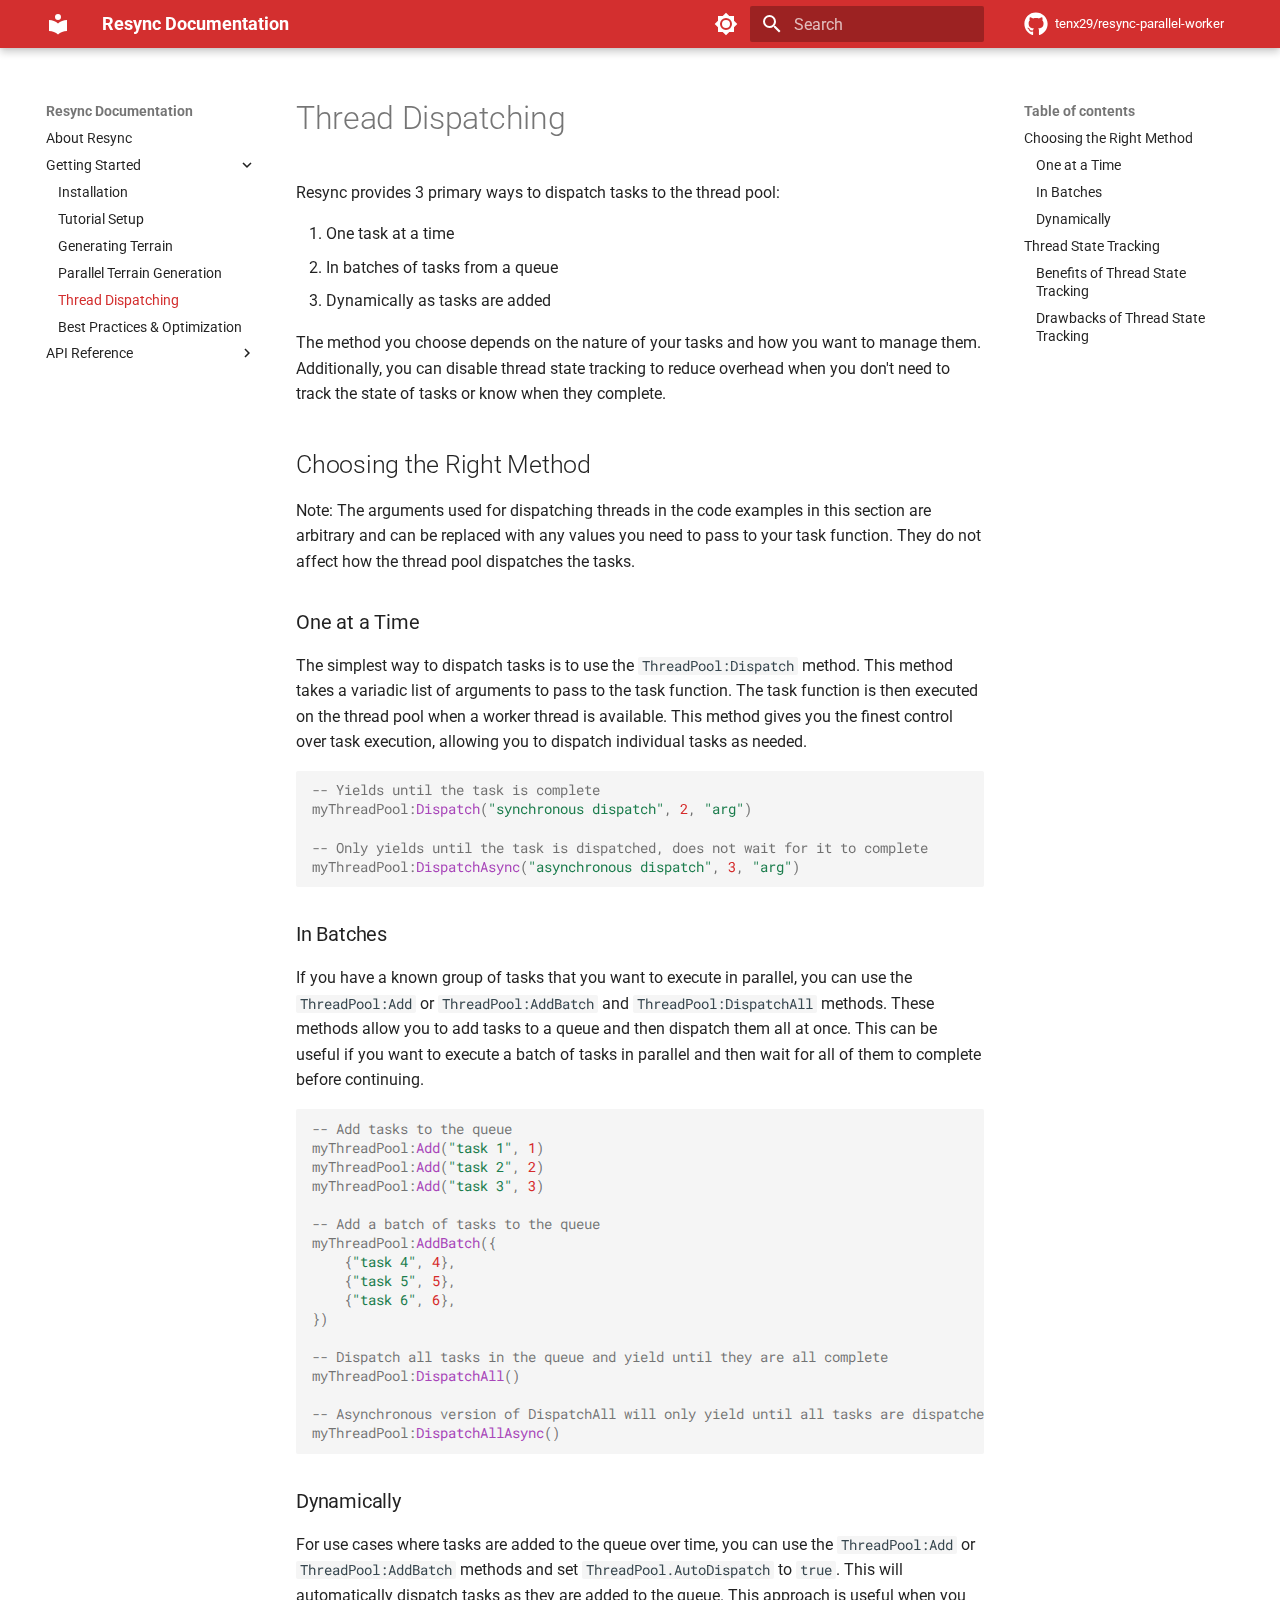
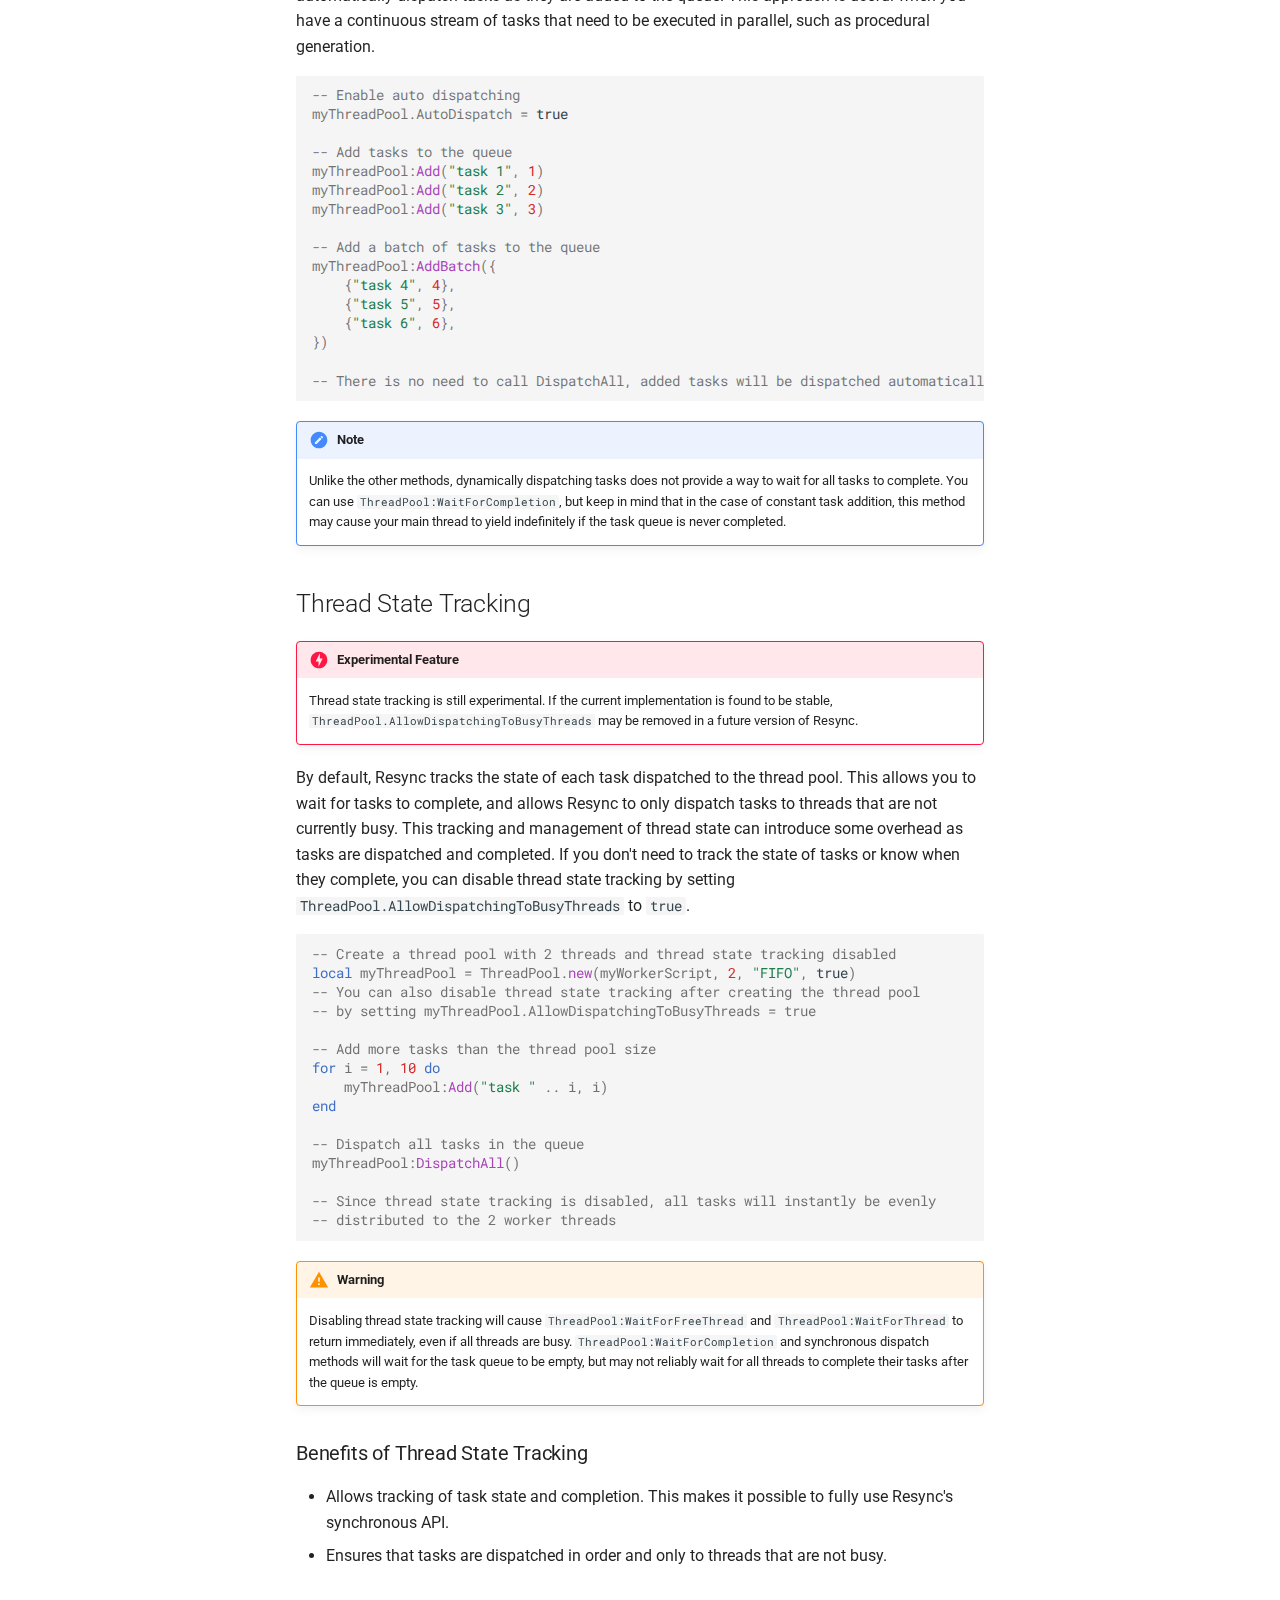
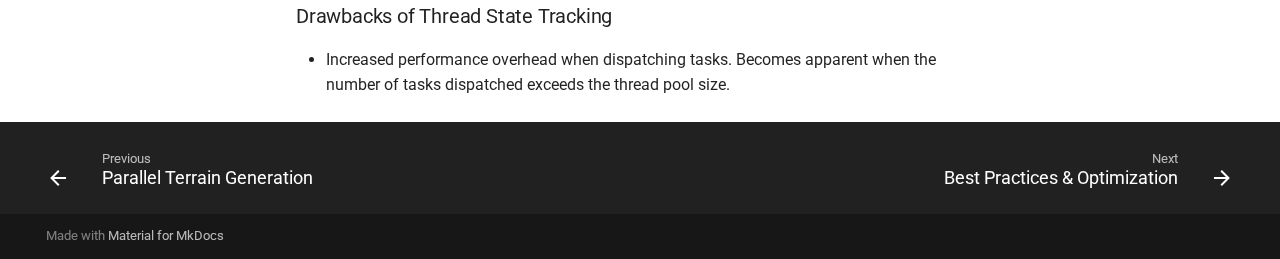
<file: getting-started/thread-dispatching/index.html>
<!doctype html>
<html lang="en" class="no-js">
  <head>
    
      <meta charset="utf-8">
      <meta name="viewport" content="width=device-width,initial-scale=1">
      
      
      
        <link rel="canonical" href="https://tenx29.github.io/resync-parallel-worker/getting-started/thread-dispatching/">
      
      
        <link rel="prev" href="../parallel-terrain-generation/">
      
      
        <link rel="next" href="../best-practices/">
      
      
      <link rel="icon" href="../../assets/images/favicon.png">
      <meta name="generator" content="mkdocs-1.6.1, mkdocs-material-9.5.44">
    
    
      
        <title>Thread Dispatching - Resync Documentation</title>
      
    
    
      <link rel="stylesheet" href="../../assets/stylesheets/main.0253249f.min.css">
      
        
        <link rel="stylesheet" href="../../assets/stylesheets/palette.06af60db.min.css">
      
      


    
    
      
    
    
      
        
        
        <link rel="preconnect" href="https://fonts.gstatic.com" crossorigin>
        <link rel="stylesheet" href="https://fonts.googleapis.com/css?family=Roboto:300,300i,400,400i,700,700i%7CRoboto+Mono:400,400i,700,700i&display=fallback">
        <style>:root{--md-text-font:"Roboto";--md-code-font:"Roboto Mono"}</style>
      
    
    
      <link rel="stylesheet" href="../../stylesheets/extra.css">
    
    <script>__md_scope=new URL("../..",location),__md_hash=e=>[...e].reduce(((e,_)=>(e<<5)-e+_.charCodeAt(0)),0),__md_get=(e,_=localStorage,t=__md_scope)=>JSON.parse(_.getItem(t.pathname+"."+e)),__md_set=(e,_,t=localStorage,a=__md_scope)=>{try{t.setItem(a.pathname+"."+e,JSON.stringify(_))}catch(e){}}</script>
    
      

    
    
    
  </head>
  
  
    
    
      
    
    
    
    
    <body dir="ltr" data-md-color-scheme="default" data-md-color-primary="custom" data-md-color-accent="red">
  
    
    <input class="md-toggle" data-md-toggle="drawer" type="checkbox" id="__drawer" autocomplete="off">
    <input class="md-toggle" data-md-toggle="search" type="checkbox" id="__search" autocomplete="off">
    <label class="md-overlay" for="__drawer"></label>
    <div data-md-component="skip">
      
        
        <a href="#thread-dispatching" class="md-skip">
          Skip to content
        </a>
      
    </div>
    <div data-md-component="announce">
      
    </div>
    
    
      

  

<header class="md-header md-header--shadow" data-md-component="header">
  <nav class="md-header__inner md-grid" aria-label="Header">
    <a href="../.." title="Resync Documentation" class="md-header__button md-logo" aria-label="Resync Documentation" data-md-component="logo">
      
  
  <svg xmlns="http://www.w3.org/2000/svg" viewBox="0 0 24 24"><path d="M12 8a3 3 0 0 0 3-3 3 3 0 0 0-3-3 3 3 0 0 0-3 3 3 3 0 0 0 3 3m0 3.54C9.64 9.35 6.5 8 3 8v11c3.5 0 6.64 1.35 9 3.54 2.36-2.19 5.5-3.54 9-3.54V8c-3.5 0-6.64 1.35-9 3.54"/></svg>

    </a>
    <label class="md-header__button md-icon" for="__drawer">
      
      <svg xmlns="http://www.w3.org/2000/svg" viewBox="0 0 24 24"><path d="M3 6h18v2H3zm0 5h18v2H3zm0 5h18v2H3z"/></svg>
    </label>
    <div class="md-header__title" data-md-component="header-title">
      <div class="md-header__ellipsis">
        <div class="md-header__topic">
          <span class="md-ellipsis">
            Resync Documentation
          </span>
        </div>
        <div class="md-header__topic" data-md-component="header-topic">
          <span class="md-ellipsis">
            
              Thread Dispatching
            
          </span>
        </div>
      </div>
    </div>
    
      
        <form class="md-header__option" data-md-component="palette">
  
    
    
    
    <input class="md-option" data-md-color-media="(prefers-color-scheme: light)" data-md-color-scheme="default" data-md-color-primary="custom" data-md-color-accent="red"  aria-label="Switch to dark mode"  type="radio" name="__palette" id="__palette_0">
    
      <label class="md-header__button md-icon" title="Switch to dark mode" for="__palette_1" hidden>
        <svg xmlns="http://www.w3.org/2000/svg" viewBox="0 0 24 24"><path d="M12 8a4 4 0 0 0-4 4 4 4 0 0 0 4 4 4 4 0 0 0 4-4 4 4 0 0 0-4-4m0 10a6 6 0 0 1-6-6 6 6 0 0 1 6-6 6 6 0 0 1 6 6 6 6 0 0 1-6 6m8-9.31V4h-4.69L12 .69 8.69 4H4v4.69L.69 12 4 15.31V20h4.69L12 23.31 15.31 20H20v-4.69L23.31 12z"/></svg>
      </label>
    
  
    
    
    
    <input class="md-option" data-md-color-media="(prefers-color-scheme: dark)" data-md-color-scheme="slate" data-md-color-primary="custom" data-md-color-accent="red"  aria-label="Switch to light mode"  type="radio" name="__palette" id="__palette_1">
    
      <label class="md-header__button md-icon" title="Switch to light mode" for="__palette_0" hidden>
        <svg xmlns="http://www.w3.org/2000/svg" viewBox="0 0 24 24"><path d="M12 18c-.89 0-1.74-.2-2.5-.55C11.56 16.5 13 14.42 13 12s-1.44-4.5-3.5-5.45C10.26 6.2 11.11 6 12 6a6 6 0 0 1 6 6 6 6 0 0 1-6 6m8-9.31V4h-4.69L12 .69 8.69 4H4v4.69L.69 12 4 15.31V20h4.69L12 23.31 15.31 20H20v-4.69L23.31 12z"/></svg>
      </label>
    
  
</form>
      
    
    
      <script>var palette=__md_get("__palette");if(palette&&palette.color){if("(prefers-color-scheme)"===palette.color.media){var media=matchMedia("(prefers-color-scheme: light)"),input=document.querySelector(media.matches?"[data-md-color-media='(prefers-color-scheme: light)']":"[data-md-color-media='(prefers-color-scheme: dark)']");palette.color.media=input.getAttribute("data-md-color-media"),palette.color.scheme=input.getAttribute("data-md-color-scheme"),palette.color.primary=input.getAttribute("data-md-color-primary"),palette.color.accent=input.getAttribute("data-md-color-accent")}for(var[key,value]of Object.entries(palette.color))document.body.setAttribute("data-md-color-"+key,value)}</script>
    
    
    
      <label class="md-header__button md-icon" for="__search">
        
        <svg xmlns="http://www.w3.org/2000/svg" viewBox="0 0 24 24"><path d="M9.5 3A6.5 6.5 0 0 1 16 9.5c0 1.61-.59 3.09-1.56 4.23l.27.27h.79l5 5-1.5 1.5-5-5v-.79l-.27-.27A6.52 6.52 0 0 1 9.5 16 6.5 6.5 0 0 1 3 9.5 6.5 6.5 0 0 1 9.5 3m0 2C7 5 5 7 5 9.5S7 14 9.5 14 14 12 14 9.5 12 5 9.5 5"/></svg>
      </label>
      <div class="md-search" data-md-component="search" role="dialog">
  <label class="md-search__overlay" for="__search"></label>
  <div class="md-search__inner" role="search">
    <form class="md-search__form" name="search">
      <input type="text" class="md-search__input" name="query" aria-label="Search" placeholder="Search" autocapitalize="off" autocorrect="off" autocomplete="off" spellcheck="false" data-md-component="search-query" required>
      <label class="md-search__icon md-icon" for="__search">
        
        <svg xmlns="http://www.w3.org/2000/svg" viewBox="0 0 24 24"><path d="M9.5 3A6.5 6.5 0 0 1 16 9.5c0 1.61-.59 3.09-1.56 4.23l.27.27h.79l5 5-1.5 1.5-5-5v-.79l-.27-.27A6.52 6.52 0 0 1 9.5 16 6.5 6.5 0 0 1 3 9.5 6.5 6.5 0 0 1 9.5 3m0 2C7 5 5 7 5 9.5S7 14 9.5 14 14 12 14 9.5 12 5 9.5 5"/></svg>
        
        <svg xmlns="http://www.w3.org/2000/svg" viewBox="0 0 24 24"><path d="M20 11v2H8l5.5 5.5-1.42 1.42L4.16 12l7.92-7.92L13.5 5.5 8 11z"/></svg>
      </label>
      <nav class="md-search__options" aria-label="Search">
        
        <button type="reset" class="md-search__icon md-icon" title="Clear" aria-label="Clear" tabindex="-1">
          
          <svg xmlns="http://www.w3.org/2000/svg" viewBox="0 0 24 24"><path d="M19 6.41 17.59 5 12 10.59 6.41 5 5 6.41 10.59 12 5 17.59 6.41 19 12 13.41 17.59 19 19 17.59 13.41 12z"/></svg>
        </button>
      </nav>
      
    </form>
    <div class="md-search__output">
      <div class="md-search__scrollwrap" tabindex="0" data-md-scrollfix>
        <div class="md-search-result" data-md-component="search-result">
          <div class="md-search-result__meta">
            Initializing search
          </div>
          <ol class="md-search-result__list" role="presentation"></ol>
        </div>
      </div>
    </div>
  </div>
</div>
    
    
      <div class="md-header__source">
        <a href="https://github.com/tenx29/resync-parallel-worker/" title="Go to repository" class="md-source" data-md-component="source">
  <div class="md-source__icon md-icon">
    
    <svg xmlns="http://www.w3.org/2000/svg" viewBox="0 0 496 512"><!--! Font Awesome Free 6.6.0 by @fontawesome - https://fontawesome.com License - https://fontawesome.com/license/free (Icons: CC BY 4.0, Fonts: SIL OFL 1.1, Code: MIT License) Copyright 2024 Fonticons, Inc.--><path d="M165.9 397.4c0 2-2.3 3.6-5.2 3.6-3.3.3-5.6-1.3-5.6-3.6 0-2 2.3-3.6 5.2-3.6 3-.3 5.6 1.3 5.6 3.6m-31.1-4.5c-.7 2 1.3 4.3 4.3 4.9 2.6 1 5.6 0 6.2-2s-1.3-4.3-4.3-5.2c-2.6-.7-5.5.3-6.2 2.3m44.2-1.7c-2.9.7-4.9 2.6-4.6 4.9.3 2 2.9 3.3 5.9 2.6 2.9-.7 4.9-2.6 4.6-4.6-.3-1.9-3-3.2-5.9-2.9M244.8 8C106.1 8 0 113.3 0 252c0 110.9 69.8 205.8 169.5 239.2 12.8 2.3 17.3-5.6 17.3-12.1 0-6.2-.3-40.4-.3-61.4 0 0-70 15-84.7-29.8 0 0-11.4-29.1-27.8-36.6 0 0-22.9-15.7 1.6-15.4 0 0 24.9 2 38.6 25.8 21.9 38.6 58.6 27.5 72.9 20.9 2.3-16 8.8-27.1 16-33.7-55.9-6.2-112.3-14.3-112.3-110.5 0-27.5 7.6-41.3 23.6-58.9-2.6-6.5-11.1-33.3 2.6-67.9 20.9-6.5 69 27 69 27 20-5.6 41.5-8.5 62.8-8.5s42.8 2.9 62.8 8.5c0 0 48.1-33.6 69-27 13.7 34.7 5.2 61.4 2.6 67.9 16 17.7 25.8 31.5 25.8 58.9 0 96.5-58.9 104.2-114.8 110.5 9.2 7.9 17 22.9 17 46.4 0 33.7-.3 75.4-.3 83.6 0 6.5 4.6 14.4 17.3 12.1C428.2 457.8 496 362.9 496 252 496 113.3 383.5 8 244.8 8M97.2 352.9c-1.3 1-1 3.3.7 5.2 1.6 1.6 3.9 2.3 5.2 1 1.3-1 1-3.3-.7-5.2-1.6-1.6-3.9-2.3-5.2-1m-10.8-8.1c-.7 1.3.3 2.9 2.3 3.9 1.6 1 3.6.7 4.3-.7.7-1.3-.3-2.9-2.3-3.9-2-.6-3.6-.3-4.3.7m32.4 35.6c-1.6 1.3-1 4.3 1.3 6.2 2.3 2.3 5.2 2.6 6.5 1 1.3-1.3.7-4.3-1.3-6.2-2.2-2.3-5.2-2.6-6.5-1m-11.4-14.7c-1.6 1-1.6 3.6 0 5.9s4.3 3.3 5.6 2.3c1.6-1.3 1.6-3.9 0-6.2-1.4-2.3-4-3.3-5.6-2"/></svg>
  </div>
  <div class="md-source__repository">
    tenx29/resync-parallel-worker
  </div>
</a>
      </div>
    
  </nav>
  
</header>
    
    <div class="md-container" data-md-component="container">
      
      
        
          
        
      
      <main class="md-main" data-md-component="main">
        <div class="md-main__inner md-grid">
          
            
              
              <div class="md-sidebar md-sidebar--primary" data-md-component="sidebar" data-md-type="navigation" >
                <div class="md-sidebar__scrollwrap">
                  <div class="md-sidebar__inner">
                    



<nav class="md-nav md-nav--primary" aria-label="Navigation" data-md-level="0">
  <label class="md-nav__title" for="__drawer">
    <a href="../.." title="Resync Documentation" class="md-nav__button md-logo" aria-label="Resync Documentation" data-md-component="logo">
      
  
  <svg xmlns="http://www.w3.org/2000/svg" viewBox="0 0 24 24"><path d="M12 8a3 3 0 0 0 3-3 3 3 0 0 0-3-3 3 3 0 0 0-3 3 3 3 0 0 0 3 3m0 3.54C9.64 9.35 6.5 8 3 8v11c3.5 0 6.64 1.35 9 3.54 2.36-2.19 5.5-3.54 9-3.54V8c-3.5 0-6.64 1.35-9 3.54"/></svg>

    </a>
    Resync Documentation
  </label>
  
    <div class="md-nav__source">
      <a href="https://github.com/tenx29/resync-parallel-worker/" title="Go to repository" class="md-source" data-md-component="source">
  <div class="md-source__icon md-icon">
    
    <svg xmlns="http://www.w3.org/2000/svg" viewBox="0 0 496 512"><!--! Font Awesome Free 6.6.0 by @fontawesome - https://fontawesome.com License - https://fontawesome.com/license/free (Icons: CC BY 4.0, Fonts: SIL OFL 1.1, Code: MIT License) Copyright 2024 Fonticons, Inc.--><path d="M165.9 397.4c0 2-2.3 3.6-5.2 3.6-3.3.3-5.6-1.3-5.6-3.6 0-2 2.3-3.6 5.2-3.6 3-.3 5.6 1.3 5.6 3.6m-31.1-4.5c-.7 2 1.3 4.3 4.3 4.9 2.6 1 5.6 0 6.2-2s-1.3-4.3-4.3-5.2c-2.6-.7-5.5.3-6.2 2.3m44.2-1.7c-2.9.7-4.9 2.6-4.6 4.9.3 2 2.9 3.3 5.9 2.6 2.9-.7 4.9-2.6 4.6-4.6-.3-1.9-3-3.2-5.9-2.9M244.8 8C106.1 8 0 113.3 0 252c0 110.9 69.8 205.8 169.5 239.2 12.8 2.3 17.3-5.6 17.3-12.1 0-6.2-.3-40.4-.3-61.4 0 0-70 15-84.7-29.8 0 0-11.4-29.1-27.8-36.6 0 0-22.9-15.7 1.6-15.4 0 0 24.9 2 38.6 25.8 21.9 38.6 58.6 27.5 72.9 20.9 2.3-16 8.8-27.1 16-33.7-55.9-6.2-112.3-14.3-112.3-110.5 0-27.5 7.6-41.3 23.6-58.9-2.6-6.5-11.1-33.3 2.6-67.9 20.9-6.5 69 27 69 27 20-5.6 41.5-8.5 62.8-8.5s42.8 2.9 62.8 8.5c0 0 48.1-33.6 69-27 13.7 34.7 5.2 61.4 2.6 67.9 16 17.7 25.8 31.5 25.8 58.9 0 96.5-58.9 104.2-114.8 110.5 9.2 7.9 17 22.9 17 46.4 0 33.7-.3 75.4-.3 83.6 0 6.5 4.6 14.4 17.3 12.1C428.2 457.8 496 362.9 496 252 496 113.3 383.5 8 244.8 8M97.2 352.9c-1.3 1-1 3.3.7 5.2 1.6 1.6 3.9 2.3 5.2 1 1.3-1 1-3.3-.7-5.2-1.6-1.6-3.9-2.3-5.2-1m-10.8-8.1c-.7 1.3.3 2.9 2.3 3.9 1.6 1 3.6.7 4.3-.7.7-1.3-.3-2.9-2.3-3.9-2-.6-3.6-.3-4.3.7m32.4 35.6c-1.6 1.3-1 4.3 1.3 6.2 2.3 2.3 5.2 2.6 6.5 1 1.3-1.3.7-4.3-1.3-6.2-2.2-2.3-5.2-2.6-6.5-1m-11.4-14.7c-1.6 1-1.6 3.6 0 5.9s4.3 3.3 5.6 2.3c1.6-1.3 1.6-3.9 0-6.2-1.4-2.3-4-3.3-5.6-2"/></svg>
  </div>
  <div class="md-source__repository">
    tenx29/resync-parallel-worker
  </div>
</a>
    </div>
  
  <ul class="md-nav__list" data-md-scrollfix>
    
      
      
  
  
  
  
    <li class="md-nav__item">
      <a href="../.." class="md-nav__link">
        
  
  <span class="md-ellipsis">
    About Resync
  </span>
  

      </a>
    </li>
  

    
      
      
  
  
    
  
  
  
    
    
    
    
    <li class="md-nav__item md-nav__item--active md-nav__item--nested">
      
        
        
        <input class="md-nav__toggle md-toggle " type="checkbox" id="__nav_2" checked>
        
          
          <label class="md-nav__link" for="__nav_2" id="__nav_2_label" tabindex="0">
            
  
  <span class="md-ellipsis">
    Getting Started
  </span>
  

            <span class="md-nav__icon md-icon"></span>
          </label>
        
        <nav class="md-nav" data-md-level="1" aria-labelledby="__nav_2_label" aria-expanded="true">
          <label class="md-nav__title" for="__nav_2">
            <span class="md-nav__icon md-icon"></span>
            Getting Started
          </label>
          <ul class="md-nav__list" data-md-scrollfix>
            
              
                
  
  
  
  
    <li class="md-nav__item">
      <a href="../installation/" class="md-nav__link">
        
  
  <span class="md-ellipsis">
    Installation
  </span>
  

      </a>
    </li>
  

              
            
              
                
  
  
  
  
    <li class="md-nav__item">
      <a href="../tutorial-setup/" class="md-nav__link">
        
  
  <span class="md-ellipsis">
    Tutorial Setup
  </span>
  

      </a>
    </li>
  

              
            
              
                
  
  
  
  
    <li class="md-nav__item">
      <a href="../generating-terrain/" class="md-nav__link">
        
  
  <span class="md-ellipsis">
    Generating Terrain
  </span>
  

      </a>
    </li>
  

              
            
              
                
  
  
  
  
    <li class="md-nav__item">
      <a href="../parallel-terrain-generation/" class="md-nav__link">
        
  
  <span class="md-ellipsis">
    Parallel Terrain Generation
  </span>
  

      </a>
    </li>
  

              
            
              
                
  
  
    
  
  
  
    <li class="md-nav__item md-nav__item--active">
      
      <input class="md-nav__toggle md-toggle" type="checkbox" id="__toc">
      
      
        
      
      
        <label class="md-nav__link md-nav__link--active" for="__toc">
          
  
  <span class="md-ellipsis">
    Thread Dispatching
  </span>
  

          <span class="md-nav__icon md-icon"></span>
        </label>
      
      <a href="./" class="md-nav__link md-nav__link--active">
        
  
  <span class="md-ellipsis">
    Thread Dispatching
  </span>
  

      </a>
      
        

<nav class="md-nav md-nav--secondary" aria-label="Table of contents">
  
  
  
    
  
  
    <label class="md-nav__title" for="__toc">
      <span class="md-nav__icon md-icon"></span>
      Table of contents
    </label>
    <ul class="md-nav__list" data-md-component="toc" data-md-scrollfix>
      
        <li class="md-nav__item">
  <a href="#choosing-the-right-method" class="md-nav__link">
    <span class="md-ellipsis">
      Choosing the Right Method
    </span>
  </a>
  
    <nav class="md-nav" aria-label="Choosing the Right Method">
      <ul class="md-nav__list">
        
          <li class="md-nav__item">
  <a href="#one-at-a-time" class="md-nav__link">
    <span class="md-ellipsis">
      One at a Time
    </span>
  </a>
  
</li>
        
          <li class="md-nav__item">
  <a href="#in-batches" class="md-nav__link">
    <span class="md-ellipsis">
      In Batches
    </span>
  </a>
  
</li>
        
          <li class="md-nav__item">
  <a href="#dynamically" class="md-nav__link">
    <span class="md-ellipsis">
      Dynamically
    </span>
  </a>
  
</li>
        
      </ul>
    </nav>
  
</li>
      
        <li class="md-nav__item">
  <a href="#thread-state-tracking" class="md-nav__link">
    <span class="md-ellipsis">
      Thread State Tracking
    </span>
  </a>
  
    <nav class="md-nav" aria-label="Thread State Tracking">
      <ul class="md-nav__list">
        
          <li class="md-nav__item">
  <a href="#benefits-of-thread-state-tracking" class="md-nav__link">
    <span class="md-ellipsis">
      Benefits of Thread State Tracking
    </span>
  </a>
  
</li>
        
          <li class="md-nav__item">
  <a href="#drawbacks-of-thread-state-tracking" class="md-nav__link">
    <span class="md-ellipsis">
      Drawbacks of Thread State Tracking
    </span>
  </a>
  
</li>
        
      </ul>
    </nav>
  
</li>
      
    </ul>
  
</nav>
      
    </li>
  

              
            
              
                
  
  
  
  
    <li class="md-nav__item">
      <a href="../best-practices/" class="md-nav__link">
        
  
  <span class="md-ellipsis">
    Best Practices & Optimization
  </span>
  

      </a>
    </li>
  

              
            
          </ul>
        </nav>
      
    </li>
  

    
      
      
  
  
  
  
    
    
    
    
    <li class="md-nav__item md-nav__item--nested">
      
        
        
        <input class="md-nav__toggle md-toggle " type="checkbox" id="__nav_3" >
        
          
          <label class="md-nav__link" for="__nav_3" id="__nav_3_label" tabindex="0">
            
  
  <span class="md-ellipsis">
    API Reference
  </span>
  

            <span class="md-nav__icon md-icon"></span>
          </label>
        
        <nav class="md-nav" data-md-level="1" aria-labelledby="__nav_3_label" aria-expanded="false">
          <label class="md-nav__title" for="__nav_3">
            <span class="md-nav__icon md-icon"></span>
            API Reference
          </label>
          <ul class="md-nav__list" data-md-scrollfix>
            
              
                
  
  
  
  
    <li class="md-nav__item">
      <a href="../../api-reference/threadpool/" class="md-nav__link">
        
  
  <span class="md-ellipsis">
    ThreadPool
  </span>
  

      </a>
    </li>
  

              
            
              
                
  
  
  
  
    <li class="md-nav__item">
      <a href="../../api-reference/types/" class="md-nav__link">
        
  
  <span class="md-ellipsis">
    Types
  </span>
  

      </a>
    </li>
  

              
            
              
                
  
  
  
  
    <li class="md-nav__item">
      <a href="../../api-reference/handlers/" class="md-nav__link">
        
  
  <span class="md-ellipsis">
    Server & Client Handlers
  </span>
  

      </a>
    </li>
  

              
            
          </ul>
        </nav>
      
    </li>
  

    
  </ul>
</nav>
                  </div>
                </div>
              </div>
            
            
              
              <div class="md-sidebar md-sidebar--secondary" data-md-component="sidebar" data-md-type="toc" >
                <div class="md-sidebar__scrollwrap">
                  <div class="md-sidebar__inner">
                    

<nav class="md-nav md-nav--secondary" aria-label="Table of contents">
  
  
  
    
  
  
    <label class="md-nav__title" for="__toc">
      <span class="md-nav__icon md-icon"></span>
      Table of contents
    </label>
    <ul class="md-nav__list" data-md-component="toc" data-md-scrollfix>
      
        <li class="md-nav__item">
  <a href="#choosing-the-right-method" class="md-nav__link">
    <span class="md-ellipsis">
      Choosing the Right Method
    </span>
  </a>
  
    <nav class="md-nav" aria-label="Choosing the Right Method">
      <ul class="md-nav__list">
        
          <li class="md-nav__item">
  <a href="#one-at-a-time" class="md-nav__link">
    <span class="md-ellipsis">
      One at a Time
    </span>
  </a>
  
</li>
        
          <li class="md-nav__item">
  <a href="#in-batches" class="md-nav__link">
    <span class="md-ellipsis">
      In Batches
    </span>
  </a>
  
</li>
        
          <li class="md-nav__item">
  <a href="#dynamically" class="md-nav__link">
    <span class="md-ellipsis">
      Dynamically
    </span>
  </a>
  
</li>
        
      </ul>
    </nav>
  
</li>
      
        <li class="md-nav__item">
  <a href="#thread-state-tracking" class="md-nav__link">
    <span class="md-ellipsis">
      Thread State Tracking
    </span>
  </a>
  
    <nav class="md-nav" aria-label="Thread State Tracking">
      <ul class="md-nav__list">
        
          <li class="md-nav__item">
  <a href="#benefits-of-thread-state-tracking" class="md-nav__link">
    <span class="md-ellipsis">
      Benefits of Thread State Tracking
    </span>
  </a>
  
</li>
        
          <li class="md-nav__item">
  <a href="#drawbacks-of-thread-state-tracking" class="md-nav__link">
    <span class="md-ellipsis">
      Drawbacks of Thread State Tracking
    </span>
  </a>
  
</li>
        
      </ul>
    </nav>
  
</li>
      
    </ul>
  
</nav>
                  </div>
                </div>
              </div>
            
          
          
            <div class="md-content" data-md-component="content">
              <article class="md-content__inner md-typeset">
                
                  

  
  


<h1 id="thread-dispatching">Thread Dispatching</h1>
<p>Resync provides 3 primary ways to dispatch tasks to the thread pool:</p>
<ol>
<li>One task at a time</li>
<li>In batches of tasks from a queue</li>
<li>Dynamically as tasks are added</li>
</ol>
<p>The method you choose depends on the nature of your tasks and how you want to manage them.
Additionally, you can disable thread state tracking to reduce overhead when you don't need to track the state of tasks or know when they complete.</p>
<h2 id="choosing-the-right-method">Choosing the Right Method</h2>
<p>Note: The arguments used for dispatching threads in the code examples in this section are arbitrary and can be replaced with any values you need to pass to your task function.
They do not affect how the thread pool dispatches the tasks.</p>
<h3 id="one-at-a-time">One at a Time</h3>
<p>The simplest way to dispatch tasks is to use the <code>ThreadPool:Dispatch</code> method. This method takes a variadic list of arguments to pass to the task function. The task function is then executed on the thread pool when a worker thread is available.
This method gives you the finest control over task execution, allowing you to dispatch individual tasks as needed.</p>
<div class="highlight"><pre><span></span><code><span class="c1">-- Yields until the task is complete</span>
<span class="nv">myThreadPool</span><span class="p">:</span><span class="nc">Dispatch</span><span class="p">(</span><span class="s2">&quot;synchronous dispatch&quot;</span><span class="p">,</span><span class="w"> </span><span class="mf">2</span><span class="p">,</span><span class="w"> </span><span class="s2">&quot;arg&quot;</span><span class="p">)</span>

<span class="c1">-- Only yields until the task is dispatched, does not wait for it to complete</span>
<span class="nv">myThreadPool</span><span class="p">:</span><span class="nc">DispatchAsync</span><span class="p">(</span><span class="s2">&quot;asynchronous dispatch&quot;</span><span class="p">,</span><span class="w"> </span><span class="mf">3</span><span class="p">,</span><span class="w"> </span><span class="s2">&quot;arg&quot;</span><span class="p">)</span>
</code></pre></div>
<h3 id="in-batches">In Batches</h3>
<p>If you have a known group of tasks that you want to execute in parallel, you can use the <code>ThreadPool:Add</code> or <code>ThreadPool:AddBatch</code> and <code>ThreadPool:DispatchAll</code> methods. These methods allow you to add tasks to a queue and then dispatch them all at once.
This can be useful if you want to execute a batch of tasks in parallel and then wait for all of them to complete before continuing.</p>
<div class="highlight"><pre><span></span><code><span class="c1">-- Add tasks to the queue</span>
<span class="nv">myThreadPool</span><span class="p">:</span><span class="nc">Add</span><span class="p">(</span><span class="s2">&quot;task 1&quot;</span><span class="p">,</span><span class="w"> </span><span class="mf">1</span><span class="p">)</span>
<span class="nv">myThreadPool</span><span class="p">:</span><span class="nc">Add</span><span class="p">(</span><span class="s2">&quot;task 2&quot;</span><span class="p">,</span><span class="w"> </span><span class="mf">2</span><span class="p">)</span>
<span class="nv">myThreadPool</span><span class="p">:</span><span class="nc">Add</span><span class="p">(</span><span class="s2">&quot;task 3&quot;</span><span class="p">,</span><span class="w"> </span><span class="mf">3</span><span class="p">)</span>

<span class="c1">-- Add a batch of tasks to the queue</span>
<span class="nv">myThreadPool</span><span class="p">:</span><span class="nc">AddBatch</span><span class="p">({</span>
<span class="w">    </span><span class="p">{</span><span class="s2">&quot;task 4&quot;</span><span class="p">,</span><span class="w"> </span><span class="mf">4</span><span class="p">},</span>
<span class="w">    </span><span class="p">{</span><span class="s2">&quot;task 5&quot;</span><span class="p">,</span><span class="w"> </span><span class="mf">5</span><span class="p">},</span>
<span class="w">    </span><span class="p">{</span><span class="s2">&quot;task 6&quot;</span><span class="p">,</span><span class="w"> </span><span class="mf">6</span><span class="p">},</span>
<span class="p">})</span>

<span class="c1">-- Dispatch all tasks in the queue and yield until they are all complete</span>
<span class="nv">myThreadPool</span><span class="p">:</span><span class="nc">DispatchAll</span><span class="p">()</span>

<span class="c1">-- Asynchronous version of DispatchAll will only yield until all tasks are dispatched</span>
<span class="nv">myThreadPool</span><span class="p">:</span><span class="nc">DispatchAllAsync</span><span class="p">()</span>
</code></pre></div>
<h3 id="dynamically">Dynamically</h3>
<p>For use cases where tasks are added to the queue over time, you can use the <code>ThreadPool:Add</code> or <code>ThreadPool:AddBatch</code> methods and set <code>ThreadPool.AutoDispatch</code> to <code>true</code>. This will automatically dispatch tasks as they are added to the queue.
This approach is useful when you have a continuous stream of tasks that need to be executed in parallel, such as procedural generation.</p>
<div class="highlight"><pre><span></span><code><span class="c1">-- Enable auto dispatching</span>
<span class="nv">myThreadPool</span><span class="p">.</span><span class="nv">AutoDispatch</span><span class="w"> </span><span class="o">=</span><span class="w"> </span><span class="kc">true</span>

<span class="c1">-- Add tasks to the queue</span>
<span class="nv">myThreadPool</span><span class="p">:</span><span class="nc">Add</span><span class="p">(</span><span class="s2">&quot;task 1&quot;</span><span class="p">,</span><span class="w"> </span><span class="mf">1</span><span class="p">)</span>
<span class="nv">myThreadPool</span><span class="p">:</span><span class="nc">Add</span><span class="p">(</span><span class="s2">&quot;task 2&quot;</span><span class="p">,</span><span class="w"> </span><span class="mf">2</span><span class="p">)</span>
<span class="nv">myThreadPool</span><span class="p">:</span><span class="nc">Add</span><span class="p">(</span><span class="s2">&quot;task 3&quot;</span><span class="p">,</span><span class="w"> </span><span class="mf">3</span><span class="p">)</span>

<span class="c1">-- Add a batch of tasks to the queue</span>
<span class="nv">myThreadPool</span><span class="p">:</span><span class="nc">AddBatch</span><span class="p">({</span>
<span class="w">    </span><span class="p">{</span><span class="s2">&quot;task 4&quot;</span><span class="p">,</span><span class="w"> </span><span class="mf">4</span><span class="p">},</span>
<span class="w">    </span><span class="p">{</span><span class="s2">&quot;task 5&quot;</span><span class="p">,</span><span class="w"> </span><span class="mf">5</span><span class="p">},</span>
<span class="w">    </span><span class="p">{</span><span class="s2">&quot;task 6&quot;</span><span class="p">,</span><span class="w"> </span><span class="mf">6</span><span class="p">},</span>
<span class="p">})</span>

<span class="c1">-- There is no need to call DispatchAll, added tasks will be dispatched automatically</span>
</code></pre></div>
<div class="admonition note">
<p class="admonition-title">Note</p>
<p>Unlike the other methods, dynamically dispatching tasks does not provide a way to wait for all tasks to complete. You can use <code>ThreadPool:WaitForCompletion</code>, but keep in mind that in the case of constant task addition, this method may cause your main thread to yield indefinitely if the task queue is never completed.</p>
</div>
<h2 id="thread-state-tracking">Thread State Tracking</h2>
<div class="admonition danger">
<p class="admonition-title">Experimental Feature</p>
<p>Thread state tracking is still experimental. If the current implementation is found to be stable, <code>ThreadPool.AllowDispatchingToBusyThreads</code> may be removed in a future version of Resync.</p>
</div>
<p>By default, Resync tracks the state of each task dispatched to the thread pool. This allows you to wait for tasks to complete, and allows Resync to only dispatch tasks to threads that are not currently busy.
This tracking and management of thread state can introduce some overhead as tasks are dispatched and completed. If you don't need to track the state of tasks or know when they complete, you can disable thread state tracking by setting <code>ThreadPool.AllowDispatchingToBusyThreads</code> to <code>true</code>.</p>
<div class="highlight"><pre><span></span><code><span class="c1">-- Create a thread pool with 2 threads and thread state tracking disabled</span>
<span class="kd">local</span><span class="w"> </span><span class="nv">myThreadPool</span><span class="w"> </span><span class="o">=</span><span class="w"> </span><span class="nv">ThreadPool</span><span class="p">.</span><span class="nf">new</span><span class="p">(</span><span class="nv">myWorkerScript</span><span class="p">,</span><span class="w"> </span><span class="mf">2</span><span class="p">,</span><span class="w"> </span><span class="s2">&quot;FIFO&quot;</span><span class="p">,</span><span class="w"> </span><span class="kc">true</span><span class="p">)</span>
<span class="c1">-- You can also disable thread state tracking after creating the thread pool</span>
<span class="c1">-- by setting myThreadPool.AllowDispatchingToBusyThreads = true</span>

<span class="c1">-- Add more tasks than the thread pool size</span>
<span class="kr">for</span><span class="w"> </span><span class="nv">i</span><span class="w"> </span><span class="o">=</span><span class="w"> </span><span class="mf">1</span><span class="p">,</span><span class="w"> </span><span class="mf">10</span><span class="w"> </span><span class="kr">do</span>
<span class="w">    </span><span class="nv">myThreadPool</span><span class="p">:</span><span class="nc">Add</span><span class="p">(</span><span class="s2">&quot;task &quot;</span><span class="w"> </span><span class="o">..</span><span class="w"> </span><span class="nv">i</span><span class="p">,</span><span class="w"> </span><span class="nv">i</span><span class="p">)</span>
<span class="kr">end</span>

<span class="c1">-- Dispatch all tasks in the queue</span>
<span class="nv">myThreadPool</span><span class="p">:</span><span class="nc">DispatchAll</span><span class="p">()</span>

<span class="c1">-- Since thread state tracking is disabled, all tasks will instantly be evenly</span>
<span class="c1">-- distributed to the 2 worker threads</span>
</code></pre></div>
<div class="admonition warning">
<p class="admonition-title">Warning</p>
<p>Disabling thread state tracking will cause <code>ThreadPool:WaitForFreeThread</code> and <code>ThreadPool:WaitForThread</code> to return immediately, even if all threads are busy. <code>ThreadPool:WaitForCompletion</code> and synchronous dispatch methods will wait for the task queue to be empty, but may not reliably wait for all threads to complete their tasks after the queue is empty.</p>
</div>
<h3 id="benefits-of-thread-state-tracking">Benefits of Thread State Tracking</h3>
<ul>
<li>Allows tracking of task state and completion. This makes it possible to fully use Resync's synchronous API.</li>
<li>Ensures that tasks are dispatched in order and only to threads that are not busy.</li>
</ul>
<h3 id="drawbacks-of-thread-state-tracking">Drawbacks of Thread State Tracking</h3>
<ul>
<li>Increased performance overhead when dispatching tasks. Becomes apparent when the number of tasks dispatched exceeds the thread pool size.</li>
</ul>












                
              </article>
            </div>
          
          
<script>var target=document.getElementById(location.hash.slice(1));target&&target.name&&(target.checked=target.name.startsWith("__tabbed_"))</script>
        </div>
        
      </main>
      
        <footer class="md-footer">
  
    
      
      <nav class="md-footer__inner md-grid" aria-label="Footer" >
        
          
          <a href="../parallel-terrain-generation/" class="md-footer__link md-footer__link--prev" aria-label="Previous: Parallel Terrain Generation">
            <div class="md-footer__button md-icon">
              
              <svg xmlns="http://www.w3.org/2000/svg" viewBox="0 0 24 24"><path d="M20 11v2H8l5.5 5.5-1.42 1.42L4.16 12l7.92-7.92L13.5 5.5 8 11z"/></svg>
            </div>
            <div class="md-footer__title">
              <span class="md-footer__direction">
                Previous
              </span>
              <div class="md-ellipsis">
                Parallel Terrain Generation
              </div>
            </div>
          </a>
        
        
          
          <a href="../best-practices/" class="md-footer__link md-footer__link--next" aria-label="Next: Best Practices &amp; Optimization">
            <div class="md-footer__title">
              <span class="md-footer__direction">
                Next
              </span>
              <div class="md-ellipsis">
                Best Practices & Optimization
              </div>
            </div>
            <div class="md-footer__button md-icon">
              
              <svg xmlns="http://www.w3.org/2000/svg" viewBox="0 0 24 24"><path d="M4 11v2h12l-5.5 5.5 1.42 1.42L19.84 12l-7.92-7.92L10.5 5.5 16 11z"/></svg>
            </div>
          </a>
        
      </nav>
    
  
  <div class="md-footer-meta md-typeset">
    <div class="md-footer-meta__inner md-grid">
      <div class="md-copyright">
  
  
    Made with
    <a href="https://squidfunk.github.io/mkdocs-material/" target="_blank" rel="noopener">
      Material for MkDocs
    </a>
  
</div>
      
    </div>
  </div>
</footer>
      
    </div>
    <div class="md-dialog" data-md-component="dialog">
      <div class="md-dialog__inner md-typeset"></div>
    </div>
    
      <div class="md-progress" data-md-component="progress" role="progressbar"></div>
    
    
    <script id="__config" type="application/json">{"base": "../..", "features": ["navigation.instant", "navigation.instant.progress", "navigation.footer"], "search": "../../assets/javascripts/workers/search.6ce7567c.min.js", "translations": {"clipboard.copied": "Copied to clipboard", "clipboard.copy": "Copy to clipboard", "search.result.more.one": "1 more on this page", "search.result.more.other": "# more on this page", "search.result.none": "No matching documents", "search.result.one": "1 matching document", "search.result.other": "# matching documents", "search.result.placeholder": "Type to start searching", "search.result.term.missing": "Missing", "select.version": "Select version"}}</script>
    
    
      <script src="../../assets/javascripts/bundle.83f73b43.min.js"></script>
      
    
  </body>
</html>
</file>
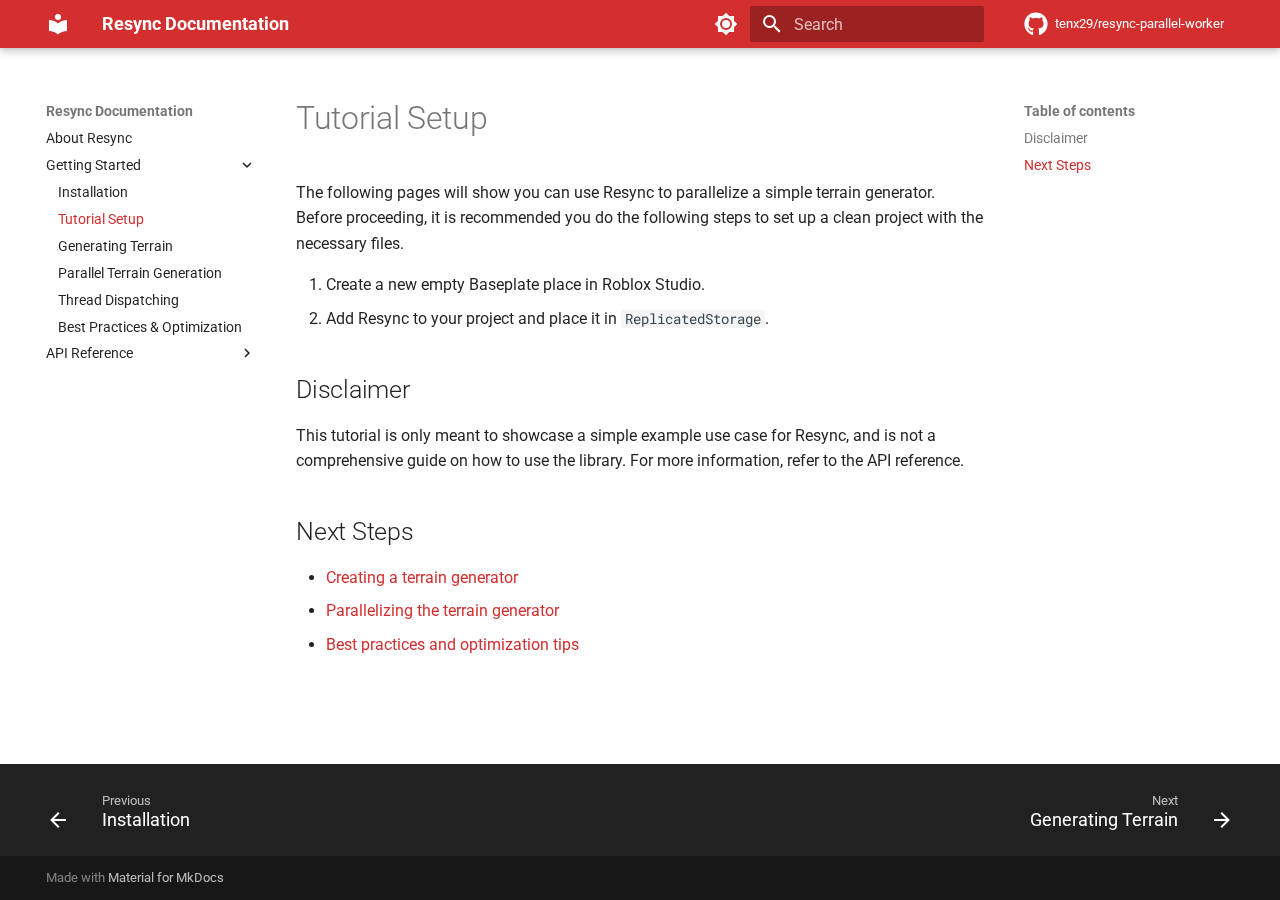
<file: getting-started/tutorial-setup/index.html>
<!doctype html>
<html lang="en" class="no-js">
  <head>
    
      <meta charset="utf-8">
      <meta name="viewport" content="width=device-width,initial-scale=1">
      
      
      
        <link rel="canonical" href="https://tenx29.github.io/resync-parallel-worker/getting-started/tutorial-setup/">
      
      
        <link rel="prev" href="../installation/">
      
      
        <link rel="next" href="../generating-terrain/">
      
      
      <link rel="icon" href="../../assets/images/favicon.png">
      <meta name="generator" content="mkdocs-1.6.1, mkdocs-material-9.5.44">
    
    
      
        <title>Tutorial Setup - Resync Documentation</title>
      
    
    
      <link rel="stylesheet" href="../../assets/stylesheets/main.0253249f.min.css">
      
        
        <link rel="stylesheet" href="../../assets/stylesheets/palette.06af60db.min.css">
      
      


    
    
      
    
    
      
        
        
        <link rel="preconnect" href="https://fonts.gstatic.com" crossorigin>
        <link rel="stylesheet" href="https://fonts.googleapis.com/css?family=Roboto:300,300i,400,400i,700,700i%7CRoboto+Mono:400,400i,700,700i&display=fallback">
        <style>:root{--md-text-font:"Roboto";--md-code-font:"Roboto Mono"}</style>
      
    
    
      <link rel="stylesheet" href="../../stylesheets/extra.css">
    
    <script>__md_scope=new URL("../..",location),__md_hash=e=>[...e].reduce(((e,_)=>(e<<5)-e+_.charCodeAt(0)),0),__md_get=(e,_=localStorage,t=__md_scope)=>JSON.parse(_.getItem(t.pathname+"."+e)),__md_set=(e,_,t=localStorage,a=__md_scope)=>{try{t.setItem(a.pathname+"."+e,JSON.stringify(_))}catch(e){}}</script>
    
      

    
    
    
  </head>
  
  
    
    
      
    
    
    
    
    <body dir="ltr" data-md-color-scheme="default" data-md-color-primary="custom" data-md-color-accent="red">
  
    
    <input class="md-toggle" data-md-toggle="drawer" type="checkbox" id="__drawer" autocomplete="off">
    <input class="md-toggle" data-md-toggle="search" type="checkbox" id="__search" autocomplete="off">
    <label class="md-overlay" for="__drawer"></label>
    <div data-md-component="skip">
      
        
        <a href="#tutorial-setup" class="md-skip">
          Skip to content
        </a>
      
    </div>
    <div data-md-component="announce">
      
    </div>
    
    
      

  

<header class="md-header md-header--shadow" data-md-component="header">
  <nav class="md-header__inner md-grid" aria-label="Header">
    <a href="../.." title="Resync Documentation" class="md-header__button md-logo" aria-label="Resync Documentation" data-md-component="logo">
      
  
  <svg xmlns="http://www.w3.org/2000/svg" viewBox="0 0 24 24"><path d="M12 8a3 3 0 0 0 3-3 3 3 0 0 0-3-3 3 3 0 0 0-3 3 3 3 0 0 0 3 3m0 3.54C9.64 9.35 6.5 8 3 8v11c3.5 0 6.64 1.35 9 3.54 2.36-2.19 5.5-3.54 9-3.54V8c-3.5 0-6.64 1.35-9 3.54"/></svg>

    </a>
    <label class="md-header__button md-icon" for="__drawer">
      
      <svg xmlns="http://www.w3.org/2000/svg" viewBox="0 0 24 24"><path d="M3 6h18v2H3zm0 5h18v2H3zm0 5h18v2H3z"/></svg>
    </label>
    <div class="md-header__title" data-md-component="header-title">
      <div class="md-header__ellipsis">
        <div class="md-header__topic">
          <span class="md-ellipsis">
            Resync Documentation
          </span>
        </div>
        <div class="md-header__topic" data-md-component="header-topic">
          <span class="md-ellipsis">
            
              Tutorial Setup
            
          </span>
        </div>
      </div>
    </div>
    
      
        <form class="md-header__option" data-md-component="palette">
  
    
    
    
    <input class="md-option" data-md-color-media="(prefers-color-scheme: light)" data-md-color-scheme="default" data-md-color-primary="custom" data-md-color-accent="red"  aria-label="Switch to dark mode"  type="radio" name="__palette" id="__palette_0">
    
      <label class="md-header__button md-icon" title="Switch to dark mode" for="__palette_1" hidden>
        <svg xmlns="http://www.w3.org/2000/svg" viewBox="0 0 24 24"><path d="M12 8a4 4 0 0 0-4 4 4 4 0 0 0 4 4 4 4 0 0 0 4-4 4 4 0 0 0-4-4m0 10a6 6 0 0 1-6-6 6 6 0 0 1 6-6 6 6 0 0 1 6 6 6 6 0 0 1-6 6m8-9.31V4h-4.69L12 .69 8.69 4H4v4.69L.69 12 4 15.31V20h4.69L12 23.31 15.31 20H20v-4.69L23.31 12z"/></svg>
      </label>
    
  
    
    
    
    <input class="md-option" data-md-color-media="(prefers-color-scheme: dark)" data-md-color-scheme="slate" data-md-color-primary="custom" data-md-color-accent="red"  aria-label="Switch to light mode"  type="radio" name="__palette" id="__palette_1">
    
      <label class="md-header__button md-icon" title="Switch to light mode" for="__palette_0" hidden>
        <svg xmlns="http://www.w3.org/2000/svg" viewBox="0 0 24 24"><path d="M12 18c-.89 0-1.74-.2-2.5-.55C11.56 16.5 13 14.42 13 12s-1.44-4.5-3.5-5.45C10.26 6.2 11.11 6 12 6a6 6 0 0 1 6 6 6 6 0 0 1-6 6m8-9.31V4h-4.69L12 .69 8.69 4H4v4.69L.69 12 4 15.31V20h4.69L12 23.31 15.31 20H20v-4.69L23.31 12z"/></svg>
      </label>
    
  
</form>
      
    
    
      <script>var palette=__md_get("__palette");if(palette&&palette.color){if("(prefers-color-scheme)"===palette.color.media){var media=matchMedia("(prefers-color-scheme: light)"),input=document.querySelector(media.matches?"[data-md-color-media='(prefers-color-scheme: light)']":"[data-md-color-media='(prefers-color-scheme: dark)']");palette.color.media=input.getAttribute("data-md-color-media"),palette.color.scheme=input.getAttribute("data-md-color-scheme"),palette.color.primary=input.getAttribute("data-md-color-primary"),palette.color.accent=input.getAttribute("data-md-color-accent")}for(var[key,value]of Object.entries(palette.color))document.body.setAttribute("data-md-color-"+key,value)}</script>
    
    
    
      <label class="md-header__button md-icon" for="__search">
        
        <svg xmlns="http://www.w3.org/2000/svg" viewBox="0 0 24 24"><path d="M9.5 3A6.5 6.5 0 0 1 16 9.5c0 1.61-.59 3.09-1.56 4.23l.27.27h.79l5 5-1.5 1.5-5-5v-.79l-.27-.27A6.52 6.52 0 0 1 9.5 16 6.5 6.5 0 0 1 3 9.5 6.5 6.5 0 0 1 9.5 3m0 2C7 5 5 7 5 9.5S7 14 9.5 14 14 12 14 9.5 12 5 9.5 5"/></svg>
      </label>
      <div class="md-search" data-md-component="search" role="dialog">
  <label class="md-search__overlay" for="__search"></label>
  <div class="md-search__inner" role="search">
    <form class="md-search__form" name="search">
      <input type="text" class="md-search__input" name="query" aria-label="Search" placeholder="Search" autocapitalize="off" autocorrect="off" autocomplete="off" spellcheck="false" data-md-component="search-query" required>
      <label class="md-search__icon md-icon" for="__search">
        
        <svg xmlns="http://www.w3.org/2000/svg" viewBox="0 0 24 24"><path d="M9.5 3A6.5 6.5 0 0 1 16 9.5c0 1.61-.59 3.09-1.56 4.23l.27.27h.79l5 5-1.5 1.5-5-5v-.79l-.27-.27A6.52 6.52 0 0 1 9.5 16 6.5 6.5 0 0 1 3 9.5 6.5 6.5 0 0 1 9.5 3m0 2C7 5 5 7 5 9.5S7 14 9.5 14 14 12 14 9.5 12 5 9.5 5"/></svg>
        
        <svg xmlns="http://www.w3.org/2000/svg" viewBox="0 0 24 24"><path d="M20 11v2H8l5.5 5.5-1.42 1.42L4.16 12l7.92-7.92L13.5 5.5 8 11z"/></svg>
      </label>
      <nav class="md-search__options" aria-label="Search">
        
        <button type="reset" class="md-search__icon md-icon" title="Clear" aria-label="Clear" tabindex="-1">
          
          <svg xmlns="http://www.w3.org/2000/svg" viewBox="0 0 24 24"><path d="M19 6.41 17.59 5 12 10.59 6.41 5 5 6.41 10.59 12 5 17.59 6.41 19 12 13.41 17.59 19 19 17.59 13.41 12z"/></svg>
        </button>
      </nav>
      
    </form>
    <div class="md-search__output">
      <div class="md-search__scrollwrap" tabindex="0" data-md-scrollfix>
        <div class="md-search-result" data-md-component="search-result">
          <div class="md-search-result__meta">
            Initializing search
          </div>
          <ol class="md-search-result__list" role="presentation"></ol>
        </div>
      </div>
    </div>
  </div>
</div>
    
    
      <div class="md-header__source">
        <a href="https://github.com/tenx29/resync-parallel-worker/" title="Go to repository" class="md-source" data-md-component="source">
  <div class="md-source__icon md-icon">
    
    <svg xmlns="http://www.w3.org/2000/svg" viewBox="0 0 496 512"><!--! Font Awesome Free 6.6.0 by @fontawesome - https://fontawesome.com License - https://fontawesome.com/license/free (Icons: CC BY 4.0, Fonts: SIL OFL 1.1, Code: MIT License) Copyright 2024 Fonticons, Inc.--><path d="M165.9 397.4c0 2-2.3 3.6-5.2 3.6-3.3.3-5.6-1.3-5.6-3.6 0-2 2.3-3.6 5.2-3.6 3-.3 5.6 1.3 5.6 3.6m-31.1-4.5c-.7 2 1.3 4.3 4.3 4.9 2.6 1 5.6 0 6.2-2s-1.3-4.3-4.3-5.2c-2.6-.7-5.5.3-6.2 2.3m44.2-1.7c-2.9.7-4.9 2.6-4.6 4.9.3 2 2.9 3.3 5.9 2.6 2.9-.7 4.9-2.6 4.6-4.6-.3-1.9-3-3.2-5.9-2.9M244.8 8C106.1 8 0 113.3 0 252c0 110.9 69.8 205.8 169.5 239.2 12.8 2.3 17.3-5.6 17.3-12.1 0-6.2-.3-40.4-.3-61.4 0 0-70 15-84.7-29.8 0 0-11.4-29.1-27.8-36.6 0 0-22.9-15.7 1.6-15.4 0 0 24.9 2 38.6 25.8 21.9 38.6 58.6 27.5 72.9 20.9 2.3-16 8.8-27.1 16-33.7-55.9-6.2-112.3-14.3-112.3-110.5 0-27.5 7.6-41.3 23.6-58.9-2.6-6.5-11.1-33.3 2.6-67.9 20.9-6.5 69 27 69 27 20-5.6 41.5-8.5 62.8-8.5s42.8 2.9 62.8 8.5c0 0 48.1-33.6 69-27 13.7 34.7 5.2 61.4 2.6 67.9 16 17.7 25.8 31.5 25.8 58.9 0 96.5-58.9 104.2-114.8 110.5 9.2 7.9 17 22.9 17 46.4 0 33.7-.3 75.4-.3 83.6 0 6.5 4.6 14.4 17.3 12.1C428.2 457.8 496 362.9 496 252 496 113.3 383.5 8 244.8 8M97.2 352.9c-1.3 1-1 3.3.7 5.2 1.6 1.6 3.9 2.3 5.2 1 1.3-1 1-3.3-.7-5.2-1.6-1.6-3.9-2.3-5.2-1m-10.8-8.1c-.7 1.3.3 2.9 2.3 3.9 1.6 1 3.6.7 4.3-.7.7-1.3-.3-2.9-2.3-3.9-2-.6-3.6-.3-4.3.7m32.4 35.6c-1.6 1.3-1 4.3 1.3 6.2 2.3 2.3 5.2 2.6 6.5 1 1.3-1.3.7-4.3-1.3-6.2-2.2-2.3-5.2-2.6-6.5-1m-11.4-14.7c-1.6 1-1.6 3.6 0 5.9s4.3 3.3 5.6 2.3c1.6-1.3 1.6-3.9 0-6.2-1.4-2.3-4-3.3-5.6-2"/></svg>
  </div>
  <div class="md-source__repository">
    tenx29/resync-parallel-worker
  </div>
</a>
      </div>
    
  </nav>
  
</header>
    
    <div class="md-container" data-md-component="container">
      
      
        
          
        
      
      <main class="md-main" data-md-component="main">
        <div class="md-main__inner md-grid">
          
            
              
              <div class="md-sidebar md-sidebar--primary" data-md-component="sidebar" data-md-type="navigation" >
                <div class="md-sidebar__scrollwrap">
                  <div class="md-sidebar__inner">
                    



<nav class="md-nav md-nav--primary" aria-label="Navigation" data-md-level="0">
  <label class="md-nav__title" for="__drawer">
    <a href="../.." title="Resync Documentation" class="md-nav__button md-logo" aria-label="Resync Documentation" data-md-component="logo">
      
  
  <svg xmlns="http://www.w3.org/2000/svg" viewBox="0 0 24 24"><path d="M12 8a3 3 0 0 0 3-3 3 3 0 0 0-3-3 3 3 0 0 0-3 3 3 3 0 0 0 3 3m0 3.54C9.64 9.35 6.5 8 3 8v11c3.5 0 6.64 1.35 9 3.54 2.36-2.19 5.5-3.54 9-3.54V8c-3.5 0-6.64 1.35-9 3.54"/></svg>

    </a>
    Resync Documentation
  </label>
  
    <div class="md-nav__source">
      <a href="https://github.com/tenx29/resync-parallel-worker/" title="Go to repository" class="md-source" data-md-component="source">
  <div class="md-source__icon md-icon">
    
    <svg xmlns="http://www.w3.org/2000/svg" viewBox="0 0 496 512"><!--! Font Awesome Free 6.6.0 by @fontawesome - https://fontawesome.com License - https://fontawesome.com/license/free (Icons: CC BY 4.0, Fonts: SIL OFL 1.1, Code: MIT License) Copyright 2024 Fonticons, Inc.--><path d="M165.9 397.4c0 2-2.3 3.6-5.2 3.6-3.3.3-5.6-1.3-5.6-3.6 0-2 2.3-3.6 5.2-3.6 3-.3 5.6 1.3 5.6 3.6m-31.1-4.5c-.7 2 1.3 4.3 4.3 4.9 2.6 1 5.6 0 6.2-2s-1.3-4.3-4.3-5.2c-2.6-.7-5.5.3-6.2 2.3m44.2-1.7c-2.9.7-4.9 2.6-4.6 4.9.3 2 2.9 3.3 5.9 2.6 2.9-.7 4.9-2.6 4.6-4.6-.3-1.9-3-3.2-5.9-2.9M244.8 8C106.1 8 0 113.3 0 252c0 110.9 69.8 205.8 169.5 239.2 12.8 2.3 17.3-5.6 17.3-12.1 0-6.2-.3-40.4-.3-61.4 0 0-70 15-84.7-29.8 0 0-11.4-29.1-27.8-36.6 0 0-22.9-15.7 1.6-15.4 0 0 24.9 2 38.6 25.8 21.9 38.6 58.6 27.5 72.9 20.9 2.3-16 8.8-27.1 16-33.7-55.9-6.2-112.3-14.3-112.3-110.5 0-27.5 7.6-41.3 23.6-58.9-2.6-6.5-11.1-33.3 2.6-67.9 20.9-6.5 69 27 69 27 20-5.6 41.5-8.5 62.8-8.5s42.8 2.9 62.8 8.5c0 0 48.1-33.6 69-27 13.7 34.7 5.2 61.4 2.6 67.9 16 17.7 25.8 31.5 25.8 58.9 0 96.5-58.9 104.2-114.8 110.5 9.2 7.9 17 22.9 17 46.4 0 33.7-.3 75.4-.3 83.6 0 6.5 4.6 14.4 17.3 12.1C428.2 457.8 496 362.9 496 252 496 113.3 383.5 8 244.8 8M97.2 352.9c-1.3 1-1 3.3.7 5.2 1.6 1.6 3.9 2.3 5.2 1 1.3-1 1-3.3-.7-5.2-1.6-1.6-3.9-2.3-5.2-1m-10.8-8.1c-.7 1.3.3 2.9 2.3 3.9 1.6 1 3.6.7 4.3-.7.7-1.3-.3-2.9-2.3-3.9-2-.6-3.6-.3-4.3.7m32.4 35.6c-1.6 1.3-1 4.3 1.3 6.2 2.3 2.3 5.2 2.6 6.5 1 1.3-1.3.7-4.3-1.3-6.2-2.2-2.3-5.2-2.6-6.5-1m-11.4-14.7c-1.6 1-1.6 3.6 0 5.9s4.3 3.3 5.6 2.3c1.6-1.3 1.6-3.9 0-6.2-1.4-2.3-4-3.3-5.6-2"/></svg>
  </div>
  <div class="md-source__repository">
    tenx29/resync-parallel-worker
  </div>
</a>
    </div>
  
  <ul class="md-nav__list" data-md-scrollfix>
    
      
      
  
  
  
  
    <li class="md-nav__item">
      <a href="../.." class="md-nav__link">
        
  
  <span class="md-ellipsis">
    About Resync
  </span>
  

      </a>
    </li>
  

    
      
      
  
  
    
  
  
  
    
    
    
    
    <li class="md-nav__item md-nav__item--active md-nav__item--nested">
      
        
        
        <input class="md-nav__toggle md-toggle " type="checkbox" id="__nav_2" checked>
        
          
          <label class="md-nav__link" for="__nav_2" id="__nav_2_label" tabindex="0">
            
  
  <span class="md-ellipsis">
    Getting Started
  </span>
  

            <span class="md-nav__icon md-icon"></span>
          </label>
        
        <nav class="md-nav" data-md-level="1" aria-labelledby="__nav_2_label" aria-expanded="true">
          <label class="md-nav__title" for="__nav_2">
            <span class="md-nav__icon md-icon"></span>
            Getting Started
          </label>
          <ul class="md-nav__list" data-md-scrollfix>
            
              
                
  
  
  
  
    <li class="md-nav__item">
      <a href="../installation/" class="md-nav__link">
        
  
  <span class="md-ellipsis">
    Installation
  </span>
  

      </a>
    </li>
  

              
            
              
                
  
  
    
  
  
  
    <li class="md-nav__item md-nav__item--active">
      
      <input class="md-nav__toggle md-toggle" type="checkbox" id="__toc">
      
      
        
      
      
        <label class="md-nav__link md-nav__link--active" for="__toc">
          
  
  <span class="md-ellipsis">
    Tutorial Setup
  </span>
  

          <span class="md-nav__icon md-icon"></span>
        </label>
      
      <a href="./" class="md-nav__link md-nav__link--active">
        
  
  <span class="md-ellipsis">
    Tutorial Setup
  </span>
  

      </a>
      
        

<nav class="md-nav md-nav--secondary" aria-label="Table of contents">
  
  
  
    
  
  
    <label class="md-nav__title" for="__toc">
      <span class="md-nav__icon md-icon"></span>
      Table of contents
    </label>
    <ul class="md-nav__list" data-md-component="toc" data-md-scrollfix>
      
        <li class="md-nav__item">
  <a href="#disclaimer" class="md-nav__link">
    <span class="md-ellipsis">
      Disclaimer
    </span>
  </a>
  
</li>
      
        <li class="md-nav__item">
  <a href="#next-steps" class="md-nav__link">
    <span class="md-ellipsis">
      Next Steps
    </span>
  </a>
  
</li>
      
    </ul>
  
</nav>
      
    </li>
  

              
            
              
                
  
  
  
  
    <li class="md-nav__item">
      <a href="../generating-terrain/" class="md-nav__link">
        
  
  <span class="md-ellipsis">
    Generating Terrain
  </span>
  

      </a>
    </li>
  

              
            
              
                
  
  
  
  
    <li class="md-nav__item">
      <a href="../parallel-terrain-generation/" class="md-nav__link">
        
  
  <span class="md-ellipsis">
    Parallel Terrain Generation
  </span>
  

      </a>
    </li>
  

              
            
              
                
  
  
  
  
    <li class="md-nav__item">
      <a href="../thread-dispatching/" class="md-nav__link">
        
  
  <span class="md-ellipsis">
    Thread Dispatching
  </span>
  

      </a>
    </li>
  

              
            
              
                
  
  
  
  
    <li class="md-nav__item">
      <a href="../best-practices/" class="md-nav__link">
        
  
  <span class="md-ellipsis">
    Best Practices & Optimization
  </span>
  

      </a>
    </li>
  

              
            
          </ul>
        </nav>
      
    </li>
  

    
      
      
  
  
  
  
    
    
    
    
    <li class="md-nav__item md-nav__item--nested">
      
        
        
        <input class="md-nav__toggle md-toggle " type="checkbox" id="__nav_3" >
        
          
          <label class="md-nav__link" for="__nav_3" id="__nav_3_label" tabindex="0">
            
  
  <span class="md-ellipsis">
    API Reference
  </span>
  

            <span class="md-nav__icon md-icon"></span>
          </label>
        
        <nav class="md-nav" data-md-level="1" aria-labelledby="__nav_3_label" aria-expanded="false">
          <label class="md-nav__title" for="__nav_3">
            <span class="md-nav__icon md-icon"></span>
            API Reference
          </label>
          <ul class="md-nav__list" data-md-scrollfix>
            
              
                
  
  
  
  
    <li class="md-nav__item">
      <a href="../../api-reference/threadpool/" class="md-nav__link">
        
  
  <span class="md-ellipsis">
    ThreadPool
  </span>
  

      </a>
    </li>
  

              
            
              
                
  
  
  
  
    <li class="md-nav__item">
      <a href="../../api-reference/types/" class="md-nav__link">
        
  
  <span class="md-ellipsis">
    Types
  </span>
  

      </a>
    </li>
  

              
            
              
                
  
  
  
  
    <li class="md-nav__item">
      <a href="../../api-reference/handlers/" class="md-nav__link">
        
  
  <span class="md-ellipsis">
    Server & Client Handlers
  </span>
  

      </a>
    </li>
  

              
            
          </ul>
        </nav>
      
    </li>
  

    
  </ul>
</nav>
                  </div>
                </div>
              </div>
            
            
              
              <div class="md-sidebar md-sidebar--secondary" data-md-component="sidebar" data-md-type="toc" >
                <div class="md-sidebar__scrollwrap">
                  <div class="md-sidebar__inner">
                    

<nav class="md-nav md-nav--secondary" aria-label="Table of contents">
  
  
  
    
  
  
    <label class="md-nav__title" for="__toc">
      <span class="md-nav__icon md-icon"></span>
      Table of contents
    </label>
    <ul class="md-nav__list" data-md-component="toc" data-md-scrollfix>
      
        <li class="md-nav__item">
  <a href="#disclaimer" class="md-nav__link">
    <span class="md-ellipsis">
      Disclaimer
    </span>
  </a>
  
</li>
      
        <li class="md-nav__item">
  <a href="#next-steps" class="md-nav__link">
    <span class="md-ellipsis">
      Next Steps
    </span>
  </a>
  
</li>
      
    </ul>
  
</nav>
                  </div>
                </div>
              </div>
            
          
          
            <div class="md-content" data-md-component="content">
              <article class="md-content__inner md-typeset">
                
                  

  
  


<h1 id="tutorial-setup">Tutorial Setup</h1>
<p>The following pages will show you can use Resync to parallelize a simple terrain generator.
Before proceeding, it is recommended you do the following steps to set up a clean project with the necessary files.</p>
<ol>
<li>Create a new empty Baseplate place in Roblox Studio.</li>
<li>Add Resync to your project and place it in <code>ReplicatedStorage</code>.</li>
</ol>
<h2 id="disclaimer">Disclaimer</h2>
<p>This tutorial is only meant to showcase a simple example use case for Resync, and is not a comprehensive guide on how to use the library. For more information, refer to the API reference.</p>
<h2 id="next-steps">Next Steps</h2>
<ul>
<li><a href="../generating-terrain/">Creating a terrain generator</a></li>
<li><a href="../parallel-terrain-generation/">Parallelizing the terrain generator</a></li>
<li><a href="../best-practices/">Best practices and optimization tips</a></li>
</ul>












                
              </article>
            </div>
          
          
<script>var target=document.getElementById(location.hash.slice(1));target&&target.name&&(target.checked=target.name.startsWith("__tabbed_"))</script>
        </div>
        
      </main>
      
        <footer class="md-footer">
  
    
      
      <nav class="md-footer__inner md-grid" aria-label="Footer" >
        
          
          <a href="../installation/" class="md-footer__link md-footer__link--prev" aria-label="Previous: Installation">
            <div class="md-footer__button md-icon">
              
              <svg xmlns="http://www.w3.org/2000/svg" viewBox="0 0 24 24"><path d="M20 11v2H8l5.5 5.5-1.42 1.42L4.16 12l7.92-7.92L13.5 5.5 8 11z"/></svg>
            </div>
            <div class="md-footer__title">
              <span class="md-footer__direction">
                Previous
              </span>
              <div class="md-ellipsis">
                Installation
              </div>
            </div>
          </a>
        
        
          
          <a href="../generating-terrain/" class="md-footer__link md-footer__link--next" aria-label="Next: Generating Terrain">
            <div class="md-footer__title">
              <span class="md-footer__direction">
                Next
              </span>
              <div class="md-ellipsis">
                Generating Terrain
              </div>
            </div>
            <div class="md-footer__button md-icon">
              
              <svg xmlns="http://www.w3.org/2000/svg" viewBox="0 0 24 24"><path d="M4 11v2h12l-5.5 5.5 1.42 1.42L19.84 12l-7.92-7.92L10.5 5.5 16 11z"/></svg>
            </div>
          </a>
        
      </nav>
    
  
  <div class="md-footer-meta md-typeset">
    <div class="md-footer-meta__inner md-grid">
      <div class="md-copyright">
  
  
    Made with
    <a href="https://squidfunk.github.io/mkdocs-material/" target="_blank" rel="noopener">
      Material for MkDocs
    </a>
  
</div>
      
    </div>
  </div>
</footer>
      
    </div>
    <div class="md-dialog" data-md-component="dialog">
      <div class="md-dialog__inner md-typeset"></div>
    </div>
    
      <div class="md-progress" data-md-component="progress" role="progressbar"></div>
    
    
    <script id="__config" type="application/json">{"base": "../..", "features": ["navigation.instant", "navigation.instant.progress", "navigation.footer"], "search": "../../assets/javascripts/workers/search.6ce7567c.min.js", "translations": {"clipboard.copied": "Copied to clipboard", "clipboard.copy": "Copy to clipboard", "search.result.more.one": "1 more on this page", "search.result.more.other": "# more on this page", "search.result.none": "No matching documents", "search.result.one": "1 matching document", "search.result.other": "# matching documents", "search.result.placeholder": "Type to start searching", "search.result.term.missing": "Missing", "select.version": "Select version"}}</script>
    
    
      <script src="../../assets/javascripts/bundle.83f73b43.min.js"></script>
      
    
  </body>
</html>
</file>
<file: stylesheets/extra.css>
:root {
  --md-primary-fg-color: #D32F2F;
  --md-primary-fg-color--light: #F44336;
  --md-primary-fg-color--dark: #B71C1C;
}

img {
    box-shadow: 0 0 10px rgba(0, 0, 0, 0.1);
}
</file>
<file: assets/stylesheets/main.0253249f.min.css>
@charset "UTF-8";html{-webkit-text-size-adjust:none;-moz-text-size-adjust:none;text-size-adjust:none;box-sizing:border-box}*,:after,:before{box-sizing:inherit}@media (prefers-reduced-motion){*,:after,:before{transition:none!important}}body{margin:0}a,button,input,label{-webkit-tap-highlight-color:transparent}a{color:inherit;text-decoration:none}hr{border:0;box-sizing:initial;display:block;height:.05rem;overflow:visible;padding:0}small{font-size:80%}sub,sup{line-height:1em}img{border-style:none}table{border-collapse:initial;border-spacing:0}td,th{font-weight:400;vertical-align:top}button{background:#0000;border:0;font-family:inherit;font-size:inherit;margin:0;padding:0}input{border:0;outline:none}:root{--md-primary-fg-color:#4051b5;--md-primary-fg-color--light:#5d6cc0;--md-primary-fg-color--dark:#303fa1;--md-primary-bg-color:#fff;--md-primary-bg-color--light:#ffffffb3;--md-accent-fg-color:#526cfe;--md-accent-fg-color--transparent:#526cfe1a;--md-accent-bg-color:#fff;--md-accent-bg-color--light:#ffffffb3}[data-md-color-scheme=default]{color-scheme:light}[data-md-color-scheme=default] img[src$="#gh-dark-mode-only"],[data-md-color-scheme=default] img[src$="#only-dark"]{display:none}:root,[data-md-color-scheme=default]{--md-hue:225deg;--md-default-fg-color:#000000de;--md-default-fg-color--light:#0000008a;--md-default-fg-color--lighter:#00000052;--md-default-fg-color--lightest:#00000012;--md-default-bg-color:#fff;--md-default-bg-color--light:#ffffffb3;--md-default-bg-color--lighter:#ffffff4d;--md-default-bg-color--lightest:#ffffff1f;--md-code-fg-color:#36464e;--md-code-bg-color:#f5f5f5;--md-code-hl-color:#4287ff;--md-code-hl-color--light:#4287ff1a;--md-code-hl-number-color:#d52a2a;--md-code-hl-special-color:#db1457;--md-code-hl-function-color:#a846b9;--md-code-hl-constant-color:#6e59d9;--md-code-hl-keyword-color:#3f6ec6;--md-code-hl-string-color:#1c7d4d;--md-code-hl-name-color:var(--md-code-fg-color);--md-code-hl-operator-color:var(--md-default-fg-color--light);--md-code-hl-punctuation-color:var(--md-default-fg-color--light);--md-code-hl-comment-color:var(--md-default-fg-color--light);--md-code-hl-generic-color:var(--md-default-fg-color--light);--md-code-hl-variable-color:var(--md-default-fg-color--light);--md-typeset-color:var(--md-default-fg-color);--md-typeset-a-color:var(--md-primary-fg-color);--md-typeset-del-color:#f5503d26;--md-typeset-ins-color:#0bd57026;--md-typeset-kbd-color:#fafafa;--md-typeset-kbd-accent-color:#fff;--md-typeset-kbd-border-color:#b8b8b8;--md-typeset-mark-color:#ffff0080;--md-typeset-table-color:#0000001f;--md-typeset-table-color--light:rgba(0,0,0,.035);--md-admonition-fg-color:var(--md-default-fg-color);--md-admonition-bg-color:var(--md-default-bg-color);--md-warning-fg-color:#000000de;--md-warning-bg-color:#ff9;--md-footer-fg-color:#fff;--md-footer-fg-color--light:#ffffffb3;--md-footer-fg-color--lighter:#ffffff73;--md-footer-bg-color:#000000de;--md-footer-bg-color--dark:#00000052;--md-shadow-z1:0 0.2rem 0.5rem #0000000d,0 0 0.05rem #0000001a;--md-shadow-z2:0 0.2rem 0.5rem #0000001a,0 0 0.05rem #00000040;--md-shadow-z3:0 0.2rem 0.5rem #0003,0 0 0.05rem #00000059}.md-icon svg{fill:currentcolor;display:block;height:1.2rem;width:1.2rem}body{-webkit-font-smoothing:antialiased;-moz-osx-font-smoothing:grayscale;--md-text-font-family:var(--md-text-font,_),-apple-system,BlinkMacSystemFont,Helvetica,Arial,sans-serif;--md-code-font-family:var(--md-code-font,_),SFMono-Regular,Consolas,Menlo,monospace}aside,body,input{font-feature-settings:"kern","liga";color:var(--md-typeset-color);font-family:var(--md-text-font-family)}code,kbd,pre{font-feature-settings:"kern";font-family:var(--md-code-font-family)}:root{--md-typeset-table-sort-icon:url('data:image/svg+xml;charset=utf-8,<svg xmlns="http://www.w3.org/2000/svg" viewBox="0 0 24 24"><path d="m18 21-4-4h3V7h-3l4-4 4 4h-3v10h3M2 19v-2h10v2M2 13v-2h7v2M2 7V5h4v2z"/></svg>');--md-typeset-table-sort-icon--asc:url('data:image/svg+xml;charset=utf-8,<svg xmlns="http://www.w3.org/2000/svg" viewBox="0 0 24 24"><path d="M19 17h3l-4 4-4-4h3V3h2M2 17h10v2H2M6 5v2H2V5m0 6h7v2H2z"/></svg>');--md-typeset-table-sort-icon--desc:url('data:image/svg+xml;charset=utf-8,<svg xmlns="http://www.w3.org/2000/svg" viewBox="0 0 24 24"><path d="M19 7h3l-4-4-4 4h3v14h2M2 17h10v2H2M6 5v2H2V5m0 6h7v2H2z"/></svg>')}.md-typeset{-webkit-print-color-adjust:exact;color-adjust:exact;font-size:.8rem;line-height:1.6}@media print{.md-typeset{font-size:.68rem}}.md-typeset blockquote,.md-typeset dl,.md-typeset figure,.md-typeset ol,.md-typeset pre,.md-typeset ul{margin-bottom:1em;margin-top:1em}.md-typeset h1{color:var(--md-default-fg-color--light);font-size:2em;line-height:1.3;margin:0 0 1.25em}.md-typeset h1,.md-typeset h2{font-weight:300;letter-spacing:-.01em}.md-typeset h2{font-size:1.5625em;line-height:1.4;margin:1.6em 0 .64em}.md-typeset h3{font-size:1.25em;font-weight:400;letter-spacing:-.01em;line-height:1.5;margin:1.6em 0 .8em}.md-typeset h2+h3{margin-top:.8em}.md-typeset h4{font-weight:700;letter-spacing:-.01em;margin:1em 0}.md-typeset h5,.md-typeset h6{color:var(--md-default-fg-color--light);font-size:.8em;font-weight:700;letter-spacing:-.01em;margin:1.25em 0}.md-typeset h5{text-transform:uppercase}.md-typeset hr{border-bottom:.05rem solid var(--md-default-fg-color--lightest);display:flow-root;margin:1.5em 0}.md-typeset a{color:var(--md-typeset-a-color);word-break:break-word}.md-typeset a,.md-typeset a:before{transition:color 125ms}.md-typeset a:focus,.md-typeset a:hover{color:var(--md-accent-fg-color)}.md-typeset a:focus code,.md-typeset a:hover code{background-color:var(--md-accent-fg-color--transparent)}.md-typeset a code{color:currentcolor;transition:background-color 125ms}.md-typeset a.focus-visible{outline-color:var(--md-accent-fg-color);outline-offset:.2rem}.md-typeset code,.md-typeset kbd,.md-typeset pre{color:var(--md-code-fg-color);direction:ltr;font-variant-ligatures:none}@media print{.md-typeset code,.md-typeset kbd,.md-typeset pre{white-space:pre-wrap}}.md-typeset code{background-color:var(--md-code-bg-color);border-radius:.1rem;-webkit-box-decoration-break:clone;box-decoration-break:clone;font-size:.85em;padding:0 .2941176471em;word-break:break-word}.md-typeset code:not(.focus-visible){-webkit-tap-highlight-color:transparent;outline:none}.md-typeset pre{display:flow-root;line-height:1.4;position:relative}.md-typeset pre>code{-webkit-box-decoration-break:slice;box-decoration-break:slice;box-shadow:none;display:block;margin:0;outline-color:var(--md-accent-fg-color);overflow:auto;padding:.7720588235em 1.1764705882em;scrollbar-color:var(--md-default-fg-color--lighter) #0000;scrollbar-width:thin;touch-action:auto;word-break:normal}.md-typeset pre>code:hover{scrollbar-color:var(--md-accent-fg-color) #0000}.md-typeset pre>code::-webkit-scrollbar{height:.2rem;width:.2rem}.md-typeset pre>code::-webkit-scrollbar-thumb{background-color:var(--md-default-fg-color--lighter)}.md-typeset pre>code::-webkit-scrollbar-thumb:hover{background-color:var(--md-accent-fg-color)}.md-typeset kbd{background-color:var(--md-typeset-kbd-color);border-radius:.1rem;box-shadow:0 .1rem 0 .05rem var(--md-typeset-kbd-border-color),0 .1rem 0 var(--md-typeset-kbd-border-color),0 -.1rem .2rem var(--md-typeset-kbd-accent-color) inset;color:var(--md-default-fg-color);display:inline-block;font-size:.75em;padding:0 .6666666667em;vertical-align:text-top;word-break:break-word}.md-typeset mark{background-color:var(--md-typeset-mark-color);-webkit-box-decoration-break:clone;box-decoration-break:clone;color:inherit;word-break:break-word}.md-typeset abbr{border-bottom:.05rem dotted var(--md-default-fg-color--light);cursor:help;text-decoration:none}.md-typeset small{opacity:.75}[dir=ltr] .md-typeset sub,[dir=ltr] .md-typeset sup{margin-left:.078125em}[dir=rtl] .md-typeset sub,[dir=rtl] .md-typeset sup{margin-right:.078125em}[dir=ltr] .md-typeset blockquote{padding-left:.6rem}[dir=rtl] .md-typeset blockquote{padding-right:.6rem}[dir=ltr] .md-typeset blockquote{border-left:.2rem solid var(--md-default-fg-color--lighter)}[dir=rtl] .md-typeset blockquote{border-right:.2rem solid var(--md-default-fg-color--lighter)}.md-typeset blockquote{color:var(--md-default-fg-color--light);margin-left:0;margin-right:0}.md-typeset ul{list-style-type:disc}.md-typeset ul[type]{list-style-type:revert-layer}[dir=ltr] .md-typeset ol,[dir=ltr] .md-typeset ul{margin-left:.625em}[dir=rtl] .md-typeset ol,[dir=rtl] .md-typeset ul{margin-right:.625em}.md-typeset ol,.md-typeset ul{padding:0}.md-typeset ol:not([hidden]),.md-typeset ul:not([hidden]){display:flow-root}.md-typeset ol ol,.md-typeset ul ol{list-style-type:lower-alpha}.md-typeset ol ol ol,.md-typeset ul ol ol{list-style-type:lower-roman}.md-typeset ol ol ol ol,.md-typeset ul ol ol ol{list-style-type:upper-alpha}.md-typeset ol ol ol ol ol,.md-typeset ul ol ol ol ol{list-style-type:upper-roman}.md-typeset ol[type],.md-typeset ul[type]{list-style-type:revert-layer}[dir=ltr] .md-typeset ol li,[dir=ltr] .md-typeset ul li{margin-left:1.25em}[dir=rtl] .md-typeset ol li,[dir=rtl] .md-typeset ul li{margin-right:1.25em}.md-typeset ol li,.md-typeset ul li{margin-bottom:.5em}.md-typeset ol li blockquote,.md-typeset ol li p,.md-typeset ul li blockquote,.md-typeset ul li p{margin:.5em 0}.md-typeset ol li:last-child,.md-typeset ul li:last-child{margin-bottom:0}[dir=ltr] .md-typeset ol li ol,[dir=ltr] .md-typeset ol li ul,[dir=ltr] .md-typeset ul li ol,[dir=ltr] .md-typeset ul li ul{margin-left:.625em}[dir=rtl] .md-typeset ol li ol,[dir=rtl] .md-typeset ol li ul,[dir=rtl] .md-typeset ul li ol,[dir=rtl] .md-typeset ul li ul{margin-right:.625em}.md-typeset ol li ol,.md-typeset ol li ul,.md-typeset ul li ol,.md-typeset ul li ul{margin-bottom:.5em;margin-top:.5em}[dir=ltr] .md-typeset dd{margin-left:1.875em}[dir=rtl] .md-typeset dd{margin-right:1.875em}.md-typeset dd{margin-bottom:1.5em;margin-top:1em}.md-typeset img,.md-typeset svg,.md-typeset video{height:auto;max-width:100%}.md-typeset img[align=left]{margin:1em 1em 1em 0}.md-typeset img[align=right]{margin:1em 0 1em 1em}.md-typeset img[align]:only-child{margin-top:0}.md-typeset figure{display:flow-root;margin:1em auto;max-width:100%;text-align:center;width:-moz-fit-content;width:fit-content}.md-typeset figure img{display:block;margin:0 auto}.md-typeset figcaption{font-style:italic;margin:1em auto;max-width:24rem}.md-typeset iframe{max-width:100%}.md-typeset table:not([class]){background-color:var(--md-default-bg-color);border:.05rem solid var(--md-typeset-table-color);border-radius:.1rem;display:inline-block;font-size:.64rem;max-width:100%;overflow:auto;touch-action:auto}@media print{.md-typeset table:not([class]){display:table}}.md-typeset table:not([class])+*{margin-top:1.5em}.md-typeset table:not([class]) td>:first-child,.md-typeset table:not([class]) th>:first-child{margin-top:0}.md-typeset table:not([class]) td>:last-child,.md-typeset table:not([class]) th>:last-child{margin-bottom:0}.md-typeset table:not([class]) td:not([align]),.md-typeset table:not([class]) th:not([align]){text-align:left}[dir=rtl] .md-typeset table:not([class]) td:not([align]),[dir=rtl] .md-typeset table:not([class]) th:not([align]){text-align:right}.md-typeset table:not([class]) th{font-weight:700;min-width:5rem;padding:.9375em 1.25em;vertical-align:top}.md-typeset table:not([class]) td{border-top:.05rem solid var(--md-typeset-table-color);padding:.9375em 1.25em;vertical-align:top}.md-typeset table:not([class]) tbody tr{transition:background-color 125ms}.md-typeset table:not([class]) tbody tr:hover{background-color:var(--md-typeset-table-color--light);box-shadow:0 .05rem 0 var(--md-default-bg-color) inset}.md-typeset table:not([class]) a{word-break:normal}.md-typeset table th[role=columnheader]{cursor:pointer}[dir=ltr] .md-typeset table th[role=columnheader]:after{margin-left:.5em}[dir=rtl] .md-typeset table th[role=columnheader]:after{margin-right:.5em}.md-typeset table th[role=columnheader]:after{content:"";display:inline-block;height:1.2em;-webkit-mask-image:var(--md-typeset-table-sort-icon);mask-image:var(--md-typeset-table-sort-icon);-webkit-mask-repeat:no-repeat;mask-repeat:no-repeat;-webkit-mask-size:contain;mask-size:contain;transition:background-color 125ms;vertical-align:text-bottom;width:1.2em}.md-typeset table th[role=columnheader]:hover:after{background-color:var(--md-default-fg-color--lighter)}.md-typeset table th[role=columnheader][aria-sort=ascending]:after{background-color:var(--md-default-fg-color--light);-webkit-mask-image:var(--md-typeset-table-sort-icon--asc);mask-image:var(--md-typeset-table-sort-icon--asc)}.md-typeset table th[role=columnheader][aria-sort=descending]:after{background-color:var(--md-default-fg-color--light);-webkit-mask-image:var(--md-typeset-table-sort-icon--desc);mask-image:var(--md-typeset-table-sort-icon--desc)}.md-typeset__scrollwrap{margin:1em -.8rem;overflow-x:auto;touch-action:auto}.md-typeset__table{display:inline-block;margin-bottom:.5em;padding:0 .8rem}@media print{.md-typeset__table{display:block}}html .md-typeset__table table{display:table;margin:0;overflow:hidden;width:100%}@media screen and (max-width:44.984375em){.md-content__inner>pre{margin:1em -.8rem}.md-content__inner>pre code{border-radius:0}}.md-typeset .md-author{border-radius:100%;display:block;flex-shrink:0;height:1.6rem;overflow:hidden;position:relative;transition:color 125ms,transform 125ms;width:1.6rem}.md-typeset .md-author img{display:block}.md-typeset .md-author--more{background:var(--md-default-fg-color--lightest);color:var(--md-default-fg-color--lighter);font-size:.6rem;font-weight:700;line-height:1.6rem;text-align:center}.md-typeset .md-author--long{height:2.4rem;width:2.4rem}.md-typeset a.md-author{transform:scale(1)}.md-typeset a.md-author img{border-radius:100%;filter:grayscale(100%) opacity(75%);transition:filter 125ms}.md-typeset a.md-author:focus,.md-typeset a.md-author:hover{transform:scale(1.1);z-index:1}.md-typeset a.md-author:focus img,.md-typeset a.md-author:hover img{filter:grayscale(0)}.md-banner{background-color:var(--md-footer-bg-color);color:var(--md-footer-fg-color);overflow:auto}@media print{.md-banner{display:none}}.md-banner--warning{background-color:var(--md-warning-bg-color);color:var(--md-warning-fg-color)}.md-banner__inner{font-size:.7rem;margin:.6rem auto;padding:0 .8rem}[dir=ltr] .md-banner__button{float:right}[dir=rtl] .md-banner__button{float:left}.md-banner__button{color:inherit;cursor:pointer;transition:opacity .25s}.no-js .md-banner__button{display:none}.md-banner__button:hover{opacity:.7}html{font-size:125%;height:100%;overflow-x:hidden}@media screen and (min-width:100em){html{font-size:137.5%}}@media screen and (min-width:125em){html{font-size:150%}}body{background-color:var(--md-default-bg-color);display:flex;flex-direction:column;font-size:.5rem;min-height:100%;position:relative;width:100%}@media print{body{display:block}}@media screen and (max-width:59.984375em){body[data-md-scrolllock]{position:fixed}}.md-grid{margin-left:auto;margin-right:auto;max-width:61rem}.md-container{display:flex;flex-direction:column;flex-grow:1}@media print{.md-container{display:block}}.md-main{flex-grow:1}.md-main__inner{display:flex;height:100%;margin-top:1.5rem}.md-ellipsis{overflow:hidden;text-overflow:ellipsis}.md-toggle{display:none}.md-option{height:0;opacity:0;position:absolute;width:0}.md-option:checked+label:not([hidden]){display:block}.md-option.focus-visible+label{outline-color:var(--md-accent-fg-color);outline-style:auto}.md-skip{background-color:var(--md-default-fg-color);border-radius:.1rem;color:var(--md-default-bg-color);font-size:.64rem;margin:.5rem;opacity:0;outline-color:var(--md-accent-fg-color);padding:.3rem .5rem;position:fixed;transform:translateY(.4rem);z-index:-1}.md-skip:focus{opacity:1;transform:translateY(0);transition:transform .25s cubic-bezier(.4,0,.2,1),opacity 175ms 75ms;z-index:10}@page{margin:25mm}:root{--md-clipboard-icon:url('data:image/svg+xml;charset=utf-8,<svg xmlns="http://www.w3.org/2000/svg" viewBox="0 0 24 24"><path d="M19 21H8V7h11m0-2H8a2 2 0 0 0-2 2v14a2 2 0 0 0 2 2h11a2 2 0 0 0 2-2V7a2 2 0 0 0-2-2m-3-4H4a2 2 0 0 0-2 2v14h2V3h12z"/></svg>')}.md-clipboard{border-radius:.1rem;color:var(--md-default-fg-color--lightest);cursor:pointer;height:1.5em;outline-color:var(--md-accent-fg-color);outline-offset:.1rem;position:absolute;right:.5em;top:.5em;transition:color .25s;width:1.5em;z-index:1}@media print{.md-clipboard{display:none}}.md-clipboard:not(.focus-visible){-webkit-tap-highlight-color:transparent;outline:none}:hover>.md-clipboard{color:var(--md-default-fg-color--light)}.md-clipboard:focus,.md-clipboard:hover{color:var(--md-accent-fg-color)}.md-clipboard:after{background-color:currentcolor;content:"";display:block;height:1.125em;margin:0 auto;-webkit-mask-image:var(--md-clipboard-icon);mask-image:var(--md-clipboard-icon);-webkit-mask-position:center;mask-position:center;-webkit-mask-repeat:no-repeat;mask-repeat:no-repeat;-webkit-mask-size:contain;mask-size:contain;width:1.125em}.md-clipboard--inline{cursor:pointer}.md-clipboard--inline code{transition:color .25s,background-color .25s}.md-clipboard--inline:focus code,.md-clipboard--inline:hover code{background-color:var(--md-accent-fg-color--transparent);color:var(--md-accent-fg-color)}.md-typeset .md-code__content{display:grid}@keyframes consent{0%{opacity:0;transform:translateY(100%)}to{opacity:1;transform:translateY(0)}}@keyframes overlay{0%{opacity:0}to{opacity:1}}.md-consent__overlay{animation:overlay .25s both;-webkit-backdrop-filter:blur(.1rem);backdrop-filter:blur(.1rem);background-color:#0000008a;height:100%;opacity:1;position:fixed;top:0;width:100%;z-index:5}.md-consent__inner{animation:consent .5s cubic-bezier(.1,.7,.1,1) both;background-color:var(--md-default-bg-color);border:0;border-radius:.1rem;bottom:0;box-shadow:0 0 .2rem #0000001a,0 .2rem .4rem #0003;max-height:100%;overflow:auto;padding:0;position:fixed;width:100%;z-index:5}.md-consent__form{padding:.8rem}.md-consent__settings{display:none;margin:1em 0}input:checked+.md-consent__settings{display:block}.md-consent__controls{margin-bottom:.8rem}.md-typeset .md-consent__controls .md-button{display:inline}@media screen and (max-width:44.984375em){.md-typeset .md-consent__controls .md-button{display:block;margin-top:.4rem;text-align:center;width:100%}}.md-consent label{cursor:pointer}.md-content{flex-grow:1;min-width:0}.md-content__inner{margin:0 .8rem 1.2rem;padding-top:.6rem}@media screen and (min-width:76.25em){[dir=ltr] .md-sidebar--primary:not([hidden])~.md-content>.md-content__inner{margin-left:1.2rem}[dir=ltr] .md-sidebar--secondary:not([hidden])~.md-content>.md-content__inner,[dir=rtl] .md-sidebar--primary:not([hidden])~.md-content>.md-content__inner{margin-right:1.2rem}[dir=rtl] .md-sidebar--secondary:not([hidden])~.md-content>.md-content__inner{margin-left:1.2rem}}.md-content__inner:before{content:"";display:block;height:.4rem}.md-content__inner>:last-child{margin-bottom:0}[dir=ltr] .md-content__button{float:right}[dir=rtl] .md-content__button{float:left}[dir=ltr] .md-content__button{margin-left:.4rem}[dir=rtl] .md-content__button{margin-right:.4rem}.md-content__button{margin:.4rem 0;padding:0}@media print{.md-content__button{display:none}}.md-typeset .md-content__button{color:var(--md-default-fg-color--lighter)}.md-content__button svg{display:inline;vertical-align:top}[dir=rtl] .md-content__button svg{transform:scaleX(-1)}[dir=ltr] .md-dialog{right:.8rem}[dir=rtl] .md-dialog{left:.8rem}.md-dialog{background-color:var(--md-default-fg-color);border-radius:.1rem;bottom:.8rem;box-shadow:var(--md-shadow-z3);min-width:11.1rem;opacity:0;padding:.4rem .6rem;pointer-events:none;position:fixed;transform:translateY(100%);transition:transform 0ms .4s,opacity .4s;z-index:4}@media print{.md-dialog{display:none}}.md-dialog--active{opacity:1;pointer-events:auto;transform:translateY(0);transition:transform .4s cubic-bezier(.075,.85,.175,1),opacity .4s}.md-dialog__inner{color:var(--md-default-bg-color);font-size:.7rem}.md-feedback{margin:2em 0 1em;text-align:center}.md-feedback fieldset{border:none;margin:0;padding:0}.md-feedback__title{font-weight:700;margin:1em auto}.md-feedback__inner{position:relative}.md-feedback__list{display:flex;flex-wrap:wrap;place-content:baseline center;position:relative}.md-feedback__list:hover .md-icon:not(:disabled){color:var(--md-default-fg-color--lighter)}:disabled .md-feedback__list{min-height:1.8rem}.md-feedback__icon{color:var(--md-default-fg-color--light);cursor:pointer;flex-shrink:0;margin:0 .1rem;transition:color 125ms}.md-feedback__icon:not(:disabled).md-icon:hover{color:var(--md-accent-fg-color)}.md-feedback__icon:disabled{color:var(--md-default-fg-color--lightest);pointer-events:none}.md-feedback__note{opacity:0;position:relative;transform:translateY(.4rem);transition:transform .4s cubic-bezier(.1,.7,.1,1),opacity .15s}.md-feedback__note>*{margin:0 auto;max-width:16rem}:disabled .md-feedback__note{opacity:1;transform:translateY(0)}@media print{.md-feedback{display:none}}.md-footer{background-color:var(--md-footer-bg-color);color:var(--md-footer-fg-color)}@media print{.md-footer{display:none}}.md-footer__inner{justify-content:space-between;overflow:auto;padding:.2rem}.md-footer__inner:not([hidden]){display:flex}.md-footer__link{align-items:end;display:flex;flex-grow:0.01;margin-bottom:.4rem;margin-top:1rem;max-width:100%;outline-color:var(--md-accent-fg-color);overflow:hidden;transition:opacity .25s}.md-footer__link:focus,.md-footer__link:hover{opacity:.7}[dir=rtl] .md-footer__link svg{transform:scaleX(-1)}@media screen and (max-width:44.984375em){.md-footer__link--prev{flex-shrink:0}.md-footer__link--prev .md-footer__title{display:none}}[dir=ltr] .md-footer__link--next{margin-left:auto}[dir=rtl] .md-footer__link--next{margin-right:auto}.md-footer__link--next{text-align:right}[dir=rtl] .md-footer__link--next{text-align:left}.md-footer__title{flex-grow:1;font-size:.9rem;margin-bottom:.7rem;max-width:calc(100% - 2.4rem);padding:0 1rem;white-space:nowrap}.md-footer__button{margin:.2rem;padding:.4rem}.md-footer__direction{font-size:.64rem;opacity:.7}.md-footer-meta{background-color:var(--md-footer-bg-color--dark)}.md-footer-meta__inner{display:flex;flex-wrap:wrap;justify-content:space-between;padding:.2rem}html .md-footer-meta.md-typeset a{color:var(--md-footer-fg-color--light)}html .md-footer-meta.md-typeset a:focus,html .md-footer-meta.md-typeset a:hover{color:var(--md-footer-fg-color)}.md-copyright{color:var(--md-footer-fg-color--lighter);font-size:.64rem;margin:auto .6rem;padding:.4rem 0;width:100%}@media screen and (min-width:45em){.md-copyright{width:auto}}.md-copyright__highlight{color:var(--md-footer-fg-color--light)}.md-social{display:inline-flex;gap:.2rem;margin:0 .4rem;padding:.2rem 0 .6rem}@media screen and (min-width:45em){.md-social{padding:.6rem 0}}.md-social__link{display:inline-block;height:1.6rem;text-align:center;width:1.6rem}.md-social__link:before{line-height:1.9}.md-social__link svg{fill:currentcolor;max-height:.8rem;vertical-align:-25%}.md-typeset .md-button{border:.1rem solid;border-radius:.1rem;color:var(--md-primary-fg-color);cursor:pointer;display:inline-block;font-weight:700;padding:.625em 2em;transition:color 125ms,background-color 125ms,border-color 125ms}.md-typeset .md-button--primary{background-color:var(--md-primary-fg-color);border-color:var(--md-primary-fg-color);color:var(--md-primary-bg-color)}.md-typeset .md-button:focus,.md-typeset .md-button:hover{background-color:var(--md-accent-fg-color);border-color:var(--md-accent-fg-color);color:var(--md-accent-bg-color)}[dir=ltr] .md-typeset .md-input{border-top-left-radius:.1rem}[dir=ltr] .md-typeset .md-input,[dir=rtl] .md-typeset .md-input{border-top-right-radius:.1rem}[dir=rtl] .md-typeset .md-input{border-top-left-radius:.1rem}.md-typeset .md-input{border-bottom:.1rem solid var(--md-default-fg-color--lighter);box-shadow:var(--md-shadow-z1);font-size:.8rem;height:1.8rem;padding:0 .6rem;transition:border .25s,box-shadow .25s}.md-typeset .md-input:focus,.md-typeset .md-input:hover{border-bottom-color:var(--md-accent-fg-color);box-shadow:var(--md-shadow-z2)}.md-typeset .md-input--stretch{width:100%}.md-header{background-color:var(--md-primary-fg-color);box-shadow:0 0 .2rem #0000,0 .2rem .4rem #0000;color:var(--md-primary-bg-color);display:block;left:0;position:sticky;right:0;top:0;z-index:4}@media print{.md-header{display:none}}.md-header[hidden]{transform:translateY(-100%);transition:transform .25s cubic-bezier(.8,0,.6,1),box-shadow .25s}.md-header--shadow{box-shadow:0 0 .2rem #0000001a,0 .2rem .4rem #0003;transition:transform .25s cubic-bezier(.1,.7,.1,1),box-shadow .25s}.md-header__inner{align-items:center;display:flex;padding:0 .2rem}.md-header__button{color:currentcolor;cursor:pointer;margin:.2rem;outline-color:var(--md-accent-fg-color);padding:.4rem;position:relative;transition:opacity .25s;vertical-align:middle;z-index:1}.md-header__button:hover{opacity:.7}.md-header__button:not([hidden]){display:inline-block}.md-header__button:not(.focus-visible){-webkit-tap-highlight-color:transparent;outline:none}.md-header__button.md-logo{margin:.2rem;padding:.4rem}@media screen and (max-width:76.234375em){.md-header__button.md-logo{display:none}}.md-header__button.md-logo img,.md-header__button.md-logo svg{fill:currentcolor;display:block;height:1.2rem;width:auto}@media screen and (min-width:60em){.md-header__button[for=__search]{display:none}}.no-js .md-header__button[for=__search]{display:none}[dir=rtl] .md-header__button[for=__search] svg{transform:scaleX(-1)}@media screen and (min-width:76.25em){.md-header__button[for=__drawer]{display:none}}.md-header__topic{display:flex;max-width:100%;position:absolute;transition:transform .4s cubic-bezier(.1,.7,.1,1),opacity .15s;white-space:nowrap}.md-header__topic+.md-header__topic{opacity:0;pointer-events:none;transform:translateX(1.25rem);transition:transform .4s cubic-bezier(1,.7,.1,.1),opacity .15s;z-index:-1}[dir=rtl] .md-header__topic+.md-header__topic{transform:translateX(-1.25rem)}.md-header__topic:first-child{font-weight:700}[dir=ltr] .md-header__title{margin-left:1rem;margin-right:.4rem}[dir=rtl] .md-header__title{margin-left:.4rem;margin-right:1rem}.md-header__title{flex-grow:1;font-size:.9rem;height:2.4rem;line-height:2.4rem}.md-header__title--active .md-header__topic{opacity:0;pointer-events:none;transform:translateX(-1.25rem);transition:transform .4s cubic-bezier(1,.7,.1,.1),opacity .15s;z-index:-1}[dir=rtl] .md-header__title--active .md-header__topic{transform:translateX(1.25rem)}.md-header__title--active .md-header__topic+.md-header__topic{opacity:1;pointer-events:auto;transform:translateX(0);transition:transform .4s cubic-bezier(.1,.7,.1,1),opacity .15s;z-index:0}.md-header__title>.md-header__ellipsis{height:100%;position:relative;width:100%}.md-header__option{display:flex;flex-shrink:0;max-width:100%;transition:max-width 0ms .25s,opacity .25s .25s;white-space:nowrap}[data-md-toggle=search]:checked~.md-header .md-header__option{max-width:0;opacity:0;transition:max-width 0ms,opacity 0ms}.md-header__option>input{bottom:0}.md-header__source{display:none}@media screen and (min-width:60em){[dir=ltr] .md-header__source{margin-left:1rem}[dir=rtl] .md-header__source{margin-right:1rem}.md-header__source{display:block;max-width:11.7rem;width:11.7rem}}@media screen and (min-width:76.25em){[dir=ltr] .md-header__source{margin-left:1.4rem}[dir=rtl] .md-header__source{margin-right:1.4rem}}.md-meta{color:var(--md-default-fg-color--light);font-size:.7rem;line-height:1.3}.md-meta__list{display:inline-flex;flex-wrap:wrap;list-style:none;margin:0;padding:0}.md-meta__item:not(:last-child):after{content:"·";margin-left:.2rem;margin-right:.2rem}.md-meta__link{color:var(--md-typeset-a-color)}.md-meta__link:focus,.md-meta__link:hover{color:var(--md-accent-fg-color)}.md-draft{background-color:#ff1744;border-radius:.125em;color:#fff;display:inline-block;font-weight:700;padding-left:.5714285714em;padding-right:.5714285714em}:root{--md-nav-icon--prev:url('data:image/svg+xml;charset=utf-8,<svg xmlns="http://www.w3.org/2000/svg" viewBox="0 0 24 24"><path d="M20 11v2H8l5.5 5.5-1.42 1.42L4.16 12l7.92-7.92L13.5 5.5 8 11z"/></svg>');--md-nav-icon--next:url('data:image/svg+xml;charset=utf-8,<svg xmlns="http://www.w3.org/2000/svg" viewBox="0 0 24 24"><path d="M8.59 16.58 13.17 12 8.59 7.41 10 6l6 6-6 6z"/></svg>');--md-toc-icon:url('data:image/svg+xml;charset=utf-8,<svg xmlns="http://www.w3.org/2000/svg" viewBox="0 0 24 24"><path d="M3 9h14V7H3zm0 4h14v-2H3zm0 4h14v-2H3zm16 0h2v-2h-2zm0-10v2h2V7zm0 6h2v-2h-2z"/></svg>')}.md-nav{font-size:.7rem;line-height:1.3}.md-nav__title{color:var(--md-default-fg-color--light);display:block;font-weight:700;overflow:hidden;padding:0 .6rem;text-overflow:ellipsis}.md-nav__title .md-nav__button{display:none}.md-nav__title .md-nav__button img{height:100%;width:auto}.md-nav__title .md-nav__button.md-logo img,.md-nav__title .md-nav__button.md-logo svg{fill:currentcolor;display:block;height:2.4rem;max-width:100%;object-fit:contain;width:auto}.md-nav__list{list-style:none;margin:0;padding:0}.md-nav__link{align-items:flex-start;display:flex;gap:.4rem;margin-top:.625em;scroll-snap-align:start;transition:color 125ms}.md-nav__link--passed{color:var(--md-default-fg-color--light)}.md-nav__item .md-nav__link--active,.md-nav__item .md-nav__link--active code{color:var(--md-typeset-a-color)}.md-nav__link .md-ellipsis{position:relative}[dir=ltr] .md-nav__link .md-icon:last-child{margin-left:auto}[dir=rtl] .md-nav__link .md-icon:last-child{margin-right:auto}.md-nav__link svg{fill:currentcolor;flex-shrink:0;height:1.3em;position:relative}.md-nav__link[for]:focus,.md-nav__link[for]:hover,.md-nav__link[href]:focus,.md-nav__link[href]:hover{color:var(--md-accent-fg-color);cursor:pointer}.md-nav__link.focus-visible{outline-color:var(--md-accent-fg-color);outline-offset:.2rem}.md-nav--primary .md-nav__link[for=__toc]{display:none}.md-nav--primary .md-nav__link[for=__toc] .md-icon:after{background-color:currentcolor;display:block;height:100%;-webkit-mask-image:var(--md-toc-icon);mask-image:var(--md-toc-icon);width:100%}.md-nav--primary .md-nav__link[for=__toc]~.md-nav{display:none}.md-nav__container>.md-nav__link{margin-top:0}.md-nav__container>.md-nav__link:first-child{flex-grow:1;min-width:0}.md-nav__icon{flex-shrink:0}.md-nav__source{display:none}@media screen and (max-width:76.234375em){.md-nav--primary,.md-nav--primary .md-nav{background-color:var(--md-default-bg-color);display:flex;flex-direction:column;height:100%;left:0;position:absolute;right:0;top:0;z-index:1}.md-nav--primary .md-nav__item,.md-nav--primary .md-nav__title{font-size:.8rem;line-height:1.5}.md-nav--primary .md-nav__title{background-color:var(--md-default-fg-color--lightest);color:var(--md-default-fg-color--light);cursor:pointer;height:5.6rem;line-height:2.4rem;padding:3rem .8rem .2rem;position:relative;white-space:nowrap}[dir=ltr] .md-nav--primary .md-nav__title .md-nav__icon{left:.4rem}[dir=rtl] .md-nav--primary .md-nav__title .md-nav__icon{right:.4rem}.md-nav--primary .md-nav__title .md-nav__icon{display:block;height:1.2rem;margin:.2rem;position:absolute;top:.4rem;width:1.2rem}.md-nav--primary .md-nav__title .md-nav__icon:after{background-color:currentcolor;content:"";display:block;height:100%;-webkit-mask-image:var(--md-nav-icon--prev);mask-image:var(--md-nav-icon--prev);-webkit-mask-position:center;mask-position:center;-webkit-mask-repeat:no-repeat;mask-repeat:no-repeat;-webkit-mask-size:contain;mask-size:contain;width:100%}.md-nav--primary .md-nav__title~.md-nav__list{background-color:var(--md-default-bg-color);box-shadow:0 .05rem 0 var(--md-default-fg-color--lightest) inset;overflow-y:auto;scroll-snap-type:y mandatory;touch-action:pan-y}.md-nav--primary .md-nav__title~.md-nav__list>:first-child{border-top:0}.md-nav--primary .md-nav__title[for=__drawer]{background-color:var(--md-primary-fg-color);color:var(--md-primary-bg-color);font-weight:700}.md-nav--primary .md-nav__title .md-logo{display:block;left:.2rem;margin:.2rem;padding:.4rem;position:absolute;right:.2rem;top:.2rem}.md-nav--primary .md-nav__list{flex:1}.md-nav--primary .md-nav__item{border-top:.05rem solid var(--md-default-fg-color--lightest)}.md-nav--primary .md-nav__item--active>.md-nav__link{color:var(--md-typeset-a-color)}.md-nav--primary .md-nav__item--active>.md-nav__link:focus,.md-nav--primary .md-nav__item--active>.md-nav__link:hover{color:var(--md-accent-fg-color)}.md-nav--primary .md-nav__link{margin-top:0;padding:.6rem .8rem}.md-nav--primary .md-nav__link svg{margin-top:.1em}.md-nav--primary .md-nav__link>.md-nav__link{padding:0}[dir=ltr] .md-nav--primary .md-nav__link .md-nav__icon{margin-right:-.2rem}[dir=rtl] .md-nav--primary .md-nav__link .md-nav__icon{margin-left:-.2rem}.md-nav--primary .md-nav__link .md-nav__icon{font-size:1.2rem;height:1.2rem;width:1.2rem}.md-nav--primary .md-nav__link .md-nav__icon:after{background-color:currentcolor;content:"";display:block;height:100%;-webkit-mask-image:var(--md-nav-icon--next);mask-image:var(--md-nav-icon--next);-webkit-mask-position:center;mask-position:center;-webkit-mask-repeat:no-repeat;mask-repeat:no-repeat;-webkit-mask-size:contain;mask-size:contain;width:100%}[dir=rtl] .md-nav--primary .md-nav__icon:after{transform:scale(-1)}.md-nav--primary .md-nav--secondary .md-nav{background-color:initial;position:static}[dir=ltr] .md-nav--primary .md-nav--secondary .md-nav .md-nav__link{padding-left:1.4rem}[dir=rtl] .md-nav--primary .md-nav--secondary .md-nav .md-nav__link{padding-right:1.4rem}[dir=ltr] .md-nav--primary .md-nav--secondary .md-nav .md-nav .md-nav__link{padding-left:2rem}[dir=rtl] .md-nav--primary .md-nav--secondary .md-nav .md-nav .md-nav__link{padding-right:2rem}[dir=ltr] .md-nav--primary .md-nav--secondary .md-nav .md-nav .md-nav .md-nav__link{padding-left:2.6rem}[dir=rtl] .md-nav--primary .md-nav--secondary .md-nav .md-nav .md-nav .md-nav__link{padding-right:2.6rem}[dir=ltr] .md-nav--primary .md-nav--secondary .md-nav .md-nav .md-nav .md-nav .md-nav__link{padding-left:3.2rem}[dir=rtl] .md-nav--primary .md-nav--secondary .md-nav .md-nav .md-nav .md-nav .md-nav__link{padding-right:3.2rem}.md-nav--secondary{background-color:initial}.md-nav__toggle~.md-nav{display:flex;opacity:0;transform:translateX(100%);transition:transform .25s cubic-bezier(.8,0,.6,1),opacity 125ms 50ms}[dir=rtl] .md-nav__toggle~.md-nav{transform:translateX(-100%)}.md-nav__toggle:checked~.md-nav{opacity:1;transform:translateX(0);transition:transform .25s cubic-bezier(.4,0,.2,1),opacity 125ms 125ms}.md-nav__toggle:checked~.md-nav>.md-nav__list{-webkit-backface-visibility:hidden;backface-visibility:hidden}}@media screen and (max-width:59.984375em){.md-nav--primary .md-nav__link[for=__toc]{display:flex}.md-nav--primary .md-nav__link[for=__toc] .md-icon:after{content:""}.md-nav--primary .md-nav__link[for=__toc]+.md-nav__link{display:none}.md-nav--primary .md-nav__link[for=__toc]~.md-nav{display:flex}.md-nav__source{background-color:var(--md-primary-fg-color--dark);color:var(--md-primary-bg-color);display:block;padding:0 .2rem}}@media screen and (min-width:60em) and (max-width:76.234375em){.md-nav--integrated .md-nav__link[for=__toc]{display:flex}.md-nav--integrated .md-nav__link[for=__toc] .md-icon:after{content:""}.md-nav--integrated .md-nav__link[for=__toc]+.md-nav__link{display:none}.md-nav--integrated .md-nav__link[for=__toc]~.md-nav{display:flex}}@media screen and (min-width:60em){.md-nav{margin-bottom:-.4rem}.md-nav--secondary .md-nav__title{background:var(--md-default-bg-color);box-shadow:0 0 .4rem .4rem var(--md-default-bg-color);position:sticky;top:0;z-index:1}.md-nav--secondary .md-nav__title[for=__toc]{scroll-snap-align:start}.md-nav--secondary .md-nav__title .md-nav__icon{display:none}[dir=ltr] .md-nav--secondary .md-nav__list{padding-left:.6rem}[dir=rtl] .md-nav--secondary .md-nav__list{padding-right:.6rem}.md-nav--secondary .md-nav__list{padding-bottom:.4rem}[dir=ltr] .md-nav--secondary .md-nav__item>.md-nav__link{margin-right:.4rem}[dir=rtl] .md-nav--secondary .md-nav__item>.md-nav__link{margin-left:.4rem}}@media screen and (min-width:76.25em){.md-nav{margin-bottom:-.4rem;transition:max-height .25s cubic-bezier(.86,0,.07,1)}.md-nav--primary .md-nav__title{background:var(--md-default-bg-color);box-shadow:0 0 .4rem .4rem var(--md-default-bg-color);position:sticky;top:0;z-index:1}.md-nav--primary .md-nav__title[for=__drawer]{scroll-snap-align:start}.md-nav--primary .md-nav__title .md-nav__icon{display:none}[dir=ltr] .md-nav--primary .md-nav__list{padding-left:.6rem}[dir=rtl] .md-nav--primary .md-nav__list{padding-right:.6rem}.md-nav--primary .md-nav__list{padding-bottom:.4rem}[dir=ltr] .md-nav--primary .md-nav__item>.md-nav__link{margin-right:.4rem}[dir=rtl] .md-nav--primary .md-nav__item>.md-nav__link{margin-left:.4rem}.md-nav__toggle~.md-nav{display:grid;grid-template-rows:0fr;opacity:0;transition:grid-template-rows .25s cubic-bezier(.86,0,.07,1),opacity .25s,visibility 0ms .25s;visibility:collapse}.md-nav__toggle~.md-nav>.md-nav__list{overflow:hidden}.md-nav__toggle.md-toggle--indeterminate~.md-nav,.md-nav__toggle:checked~.md-nav{grid-template-rows:1fr;opacity:1;transition:grid-template-rows .25s cubic-bezier(.86,0,.07,1),opacity .15s .1s,visibility 0ms;visibility:visible}.md-nav__toggle.md-toggle--indeterminate~.md-nav{transition:none}.md-nav__item--nested>.md-nav>.md-nav__title{display:none}.md-nav__item--section{display:block;margin:1.25em 0}.md-nav__item--section:last-child{margin-bottom:0}.md-nav__item--section>.md-nav__link{font-weight:700}.md-nav__item--section>.md-nav__link[for]{color:var(--md-default-fg-color--light)}.md-nav__item--section>.md-nav__link:not(.md-nav__container){pointer-events:none}.md-nav__item--section>.md-nav__link .md-icon,.md-nav__item--section>.md-nav__link>[for]{display:none}[dir=ltr] .md-nav__item--section>.md-nav{margin-left:-.6rem}[dir=rtl] .md-nav__item--section>.md-nav{margin-right:-.6rem}.md-nav__item--section>.md-nav{display:block;opacity:1;visibility:visible}.md-nav__item--section>.md-nav>.md-nav__list>.md-nav__item{padding:0}.md-nav__icon{border-radius:100%;height:.9rem;transition:background-color .25s;width:.9rem}.md-nav__icon:hover{background-color:var(--md-accent-fg-color--transparent)}.md-nav__icon:after{background-color:currentcolor;border-radius:100%;content:"";display:inline-block;height:100%;-webkit-mask-image:var(--md-nav-icon--next);mask-image:var(--md-nav-icon--next);-webkit-mask-position:center;mask-position:center;-webkit-mask-repeat:no-repeat;mask-repeat:no-repeat;-webkit-mask-size:contain;mask-size:contain;transition:transform .25s;vertical-align:-.1rem;width:100%}[dir=rtl] .md-nav__icon:after{transform:rotate(180deg)}.md-nav__item--nested .md-nav__toggle:checked~.md-nav__link .md-nav__icon:after,.md-nav__item--nested .md-toggle--indeterminate~.md-nav__link .md-nav__icon:after{transform:rotate(90deg)}.md-nav--lifted>.md-nav__list>.md-nav__item,.md-nav--lifted>.md-nav__title{display:none}.md-nav--lifted>.md-nav__list>.md-nav__item--active{display:block}.md-nav--lifted>.md-nav__list>.md-nav__item--active>.md-nav__link{background:var(--md-default-bg-color);box-shadow:0 0 .4rem .4rem var(--md-default-bg-color);margin-top:0;position:sticky;top:0;z-index:1}.md-nav--lifted>.md-nav__list>.md-nav__item--active>.md-nav__link:not(.md-nav__container){pointer-events:none}.md-nav--lifted>.md-nav__list>.md-nav__item--active.md-nav__item--section{margin:0}[dir=ltr] .md-nav--lifted>.md-nav__list>.md-nav__item>.md-nav:not(.md-nav--secondary){margin-left:-.6rem}[dir=rtl] .md-nav--lifted>.md-nav__list>.md-nav__item>.md-nav:not(.md-nav--secondary){margin-right:-.6rem}.md-nav--lifted>.md-nav__list>.md-nav__item>[for]{color:var(--md-default-fg-color--light)}.md-nav--lifted .md-nav[data-md-level="1"]{grid-template-rows:1fr;opacity:1;visibility:visible}[dir=ltr] .md-nav--integrated>.md-nav__list>.md-nav__item--active .md-nav--secondary{border-left:.05rem solid var(--md-primary-fg-color)}[dir=rtl] .md-nav--integrated>.md-nav__list>.md-nav__item--active .md-nav--secondary{border-right:.05rem solid var(--md-primary-fg-color)}.md-nav--integrated>.md-nav__list>.md-nav__item--active .md-nav--secondary{display:block;margin-bottom:1.25em;opacity:1;visibility:visible}.md-nav--integrated>.md-nav__list>.md-nav__item--active .md-nav--secondary>.md-nav__list{overflow:visible;padding-bottom:0}.md-nav--integrated>.md-nav__list>.md-nav__item--active .md-nav--secondary>.md-nav__title{display:none}}.md-pagination{font-size:.8rem;font-weight:700;gap:.4rem}.md-pagination,.md-pagination>*{align-items:center;display:flex;justify-content:center}.md-pagination>*{border-radius:.2rem;height:1.8rem;min-width:1.8rem;text-align:center}.md-pagination__current{background-color:var(--md-default-fg-color--lightest);color:var(--md-default-fg-color--light)}.md-pagination__link{transition:color 125ms,background-color 125ms}.md-pagination__link:focus,.md-pagination__link:hover{background-color:var(--md-accent-fg-color--transparent);color:var(--md-accent-fg-color)}.md-pagination__link:focus svg,.md-pagination__link:hover svg{color:var(--md-accent-fg-color)}.md-pagination__link.focus-visible{outline-color:var(--md-accent-fg-color);outline-offset:.2rem}.md-pagination__link svg{fill:currentcolor;color:var(--md-default-fg-color--lighter);display:block;max-height:100%;width:1.2rem}.md-post__back{border-bottom:.05rem solid var(--md-default-fg-color--lightest);margin-bottom:1.2rem;padding-bottom:1.2rem}@media screen and (max-width:76.234375em){.md-post__back{display:none}}[dir=rtl] .md-post__back svg{transform:scaleX(-1)}.md-post__authors{display:flex;flex-direction:column;gap:.6rem;margin:0 .6rem 1.2rem}.md-post .md-post__meta a{transition:color 125ms}.md-post .md-post__meta a:focus,.md-post .md-post__meta a:hover{color:var(--md-accent-fg-color)}.md-post__title{color:var(--md-default-fg-color--light);font-weight:700}.md-post--excerpt{margin-bottom:3.2rem}.md-post--excerpt .md-post__header{align-items:center;display:flex;gap:.6rem;min-height:1.6rem}.md-post--excerpt .md-post__authors{align-items:center;display:inline-flex;flex-direction:row;gap:.2rem;margin:0;min-height:2.4rem}[dir=ltr] .md-post--excerpt .md-post__meta .md-meta__list{margin-right:.4rem}[dir=rtl] .md-post--excerpt .md-post__meta .md-meta__list{margin-left:.4rem}.md-post--excerpt .md-post__content>:first-child{--md-scroll-margin:6rem;margin-top:0}.md-post>.md-nav--secondary{margin:1em 0}.md-profile{align-items:center;display:flex;font-size:.7rem;gap:.6rem;line-height:1.4;width:100%}.md-profile__description{flex-grow:1}.md-content--post{display:flex}@media screen and (max-width:76.234375em){.md-content--post{flex-flow:column-reverse}}.md-content--post>.md-content__inner{min-width:0}@media screen and (min-width:76.25em){[dir=ltr] .md-content--post>.md-content__inner{margin-left:1.2rem}[dir=rtl] .md-content--post>.md-content__inner{margin-right:1.2rem}}@media screen and (max-width:76.234375em){.md-sidebar.md-sidebar--post{padding:0;position:static;width:100%}.md-sidebar.md-sidebar--post .md-sidebar__scrollwrap{overflow:visible}.md-sidebar.md-sidebar--post .md-sidebar__inner{padding:0}.md-sidebar.md-sidebar--post .md-post__meta{margin-left:.6rem;margin-right:.6rem}.md-sidebar.md-sidebar--post .md-nav__item{border:none;display:inline}.md-sidebar.md-sidebar--post .md-nav__list{display:inline-flex;flex-wrap:wrap;gap:.6rem;padding-bottom:.6rem;padding-top:.6rem}.md-sidebar.md-sidebar--post .md-nav__link{padding:0}.md-sidebar.md-sidebar--post .md-nav{height:auto;margin-bottom:0;position:static}}:root{--md-progress-value:0;--md-progress-delay:400ms}.md-progress{background:var(--md-primary-bg-color);height:.075rem;opacity:min(clamp(0,var(--md-progress-value),1),clamp(0,100 - var(--md-progress-value),1));position:fixed;top:0;transform:scaleX(calc(var(--md-progress-value)*1%));transform-origin:left;transition:transform .5s cubic-bezier(.19,1,.22,1),opacity .25s var(--md-progress-delay);width:100%;z-index:4}:root{--md-search-result-icon:url('data:image/svg+xml;charset=utf-8,<svg xmlns="http://www.w3.org/2000/svg" viewBox="0 0 24 24"><path d="M14 2H6a2 2 0 0 0-2 2v16a2 2 0 0 0 2 2h7c-.41-.25-.8-.56-1.14-.9-.33-.33-.61-.7-.86-1.1H6V4h7v5h5v1.18c.71.16 1.39.43 2 .82V8zm6.31 16.9c1.33-2.11.69-4.9-1.4-6.22-2.11-1.33-4.91-.68-6.22 1.4-1.34 2.11-.69 4.89 1.4 6.22 1.46.93 3.32.93 4.79.02L22 23.39 23.39 22zm-3.81.1a2.5 2.5 0 0 1-2.5-2.5 2.5 2.5 0 0 1 2.5-2.5 2.5 2.5 0 0 1 2.5 2.5 2.5 2.5 0 0 1-2.5 2.5"/></svg>')}.md-search{position:relative}@media screen and (min-width:60em){.md-search{padding:.2rem 0}}.no-js .md-search{display:none}.md-search__overlay{opacity:0;z-index:1}@media screen and (max-width:59.984375em){[dir=ltr] .md-search__overlay{left:-2.2rem}[dir=rtl] .md-search__overlay{right:-2.2rem}.md-search__overlay{background-color:var(--md-default-bg-color);border-radius:1rem;height:2rem;overflow:hidden;pointer-events:none;position:absolute;top:-1rem;transform-origin:center;transition:transform .3s .1s,opacity .2s .2s;width:2rem}[data-md-toggle=search]:checked~.md-header .md-search__overlay{opacity:1;transition:transform .4s,opacity .1s}}@media screen and (min-width:60em){[dir=ltr] .md-search__overlay{left:0}[dir=rtl] .md-search__overlay{right:0}.md-search__overlay{background-color:#0000008a;cursor:pointer;height:0;position:fixed;top:0;transition:width 0ms .25s,height 0ms .25s,opacity .25s;width:0}[data-md-toggle=search]:checked~.md-header .md-search__overlay{height:200vh;opacity:1;transition:width 0ms,height 0ms,opacity .25s;width:100%}}@media screen and (max-width:29.984375em){[data-md-toggle=search]:checked~.md-header .md-search__overlay{transform:scale(45)}}@media screen and (min-width:30em) and (max-width:44.984375em){[data-md-toggle=search]:checked~.md-header .md-search__overlay{transform:scale(60)}}@media screen and (min-width:45em) and (max-width:59.984375em){[data-md-toggle=search]:checked~.md-header .md-search__overlay{transform:scale(75)}}.md-search__inner{-webkit-backface-visibility:hidden;backface-visibility:hidden}@media screen and (max-width:59.984375em){[dir=ltr] .md-search__inner{left:0}[dir=rtl] .md-search__inner{right:0}.md-search__inner{height:0;opacity:0;overflow:hidden;position:fixed;top:0;transform:translateX(5%);transition:width 0ms .3s,height 0ms .3s,transform .15s cubic-bezier(.4,0,.2,1) .15s,opacity .15s .15s;width:0;z-index:2}[dir=rtl] .md-search__inner{transform:translateX(-5%)}[data-md-toggle=search]:checked~.md-header .md-search__inner{height:100%;opacity:1;transform:translateX(0);transition:width 0ms 0ms,height 0ms 0ms,transform .15s cubic-bezier(.1,.7,.1,1) .15s,opacity .15s .15s;width:100%}}@media screen and (min-width:60em){[dir=ltr] .md-search__inner{float:right}[dir=rtl] .md-search__inner{float:left}.md-search__inner{padding:.1rem 0;position:relative;transition:width .25s cubic-bezier(.1,.7,.1,1);width:11.7rem}}@media screen and (min-width:60em) and (max-width:76.234375em){[data-md-toggle=search]:checked~.md-header .md-search__inner{width:23.4rem}}@media screen and (min-width:76.25em){[data-md-toggle=search]:checked~.md-header .md-search__inner{width:34.4rem}}.md-search__form{background-color:var(--md-default-bg-color);box-shadow:0 0 .6rem #0000;height:2.4rem;position:relative;transition:color .25s,background-color .25s;z-index:2}@media screen and (min-width:60em){.md-search__form{background-color:#00000042;border-radius:.1rem;height:1.8rem}.md-search__form:hover{background-color:#ffffff1f}}[data-md-toggle=search]:checked~.md-header .md-search__form{background-color:var(--md-default-bg-color);border-radius:.1rem .1rem 0 0;box-shadow:0 0 .6rem #00000012;color:var(--md-default-fg-color)}[dir=ltr] .md-search__input{padding-left:3.6rem;padding-right:2.2rem}[dir=rtl] .md-search__input{padding-left:2.2rem;padding-right:3.6rem}.md-search__input{background:#0000;font-size:.9rem;height:100%;position:relative;text-overflow:ellipsis;width:100%;z-index:2}.md-search__input::placeholder{transition:color .25s}.md-search__input::placeholder,.md-search__input~.md-search__icon{color:var(--md-default-fg-color--light)}.md-search__input::-ms-clear{display:none}@media screen and (max-width:59.984375em){.md-search__input{font-size:.9rem;height:2.4rem;width:100%}}@media screen and (min-width:60em){[dir=ltr] .md-search__input{padding-left:2.2rem}[dir=rtl] .md-search__input{padding-right:2.2rem}.md-search__input{color:inherit;font-size:.8rem}.md-search__input::placeholder{color:var(--md-primary-bg-color--light)}.md-search__input+.md-search__icon{color:var(--md-primary-bg-color)}[data-md-toggle=search]:checked~.md-header .md-search__input{text-overflow:clip}[data-md-toggle=search]:checked~.md-header .md-search__input+.md-search__icon{color:var(--md-default-fg-color--light)}[data-md-toggle=search]:checked~.md-header .md-search__input::placeholder{color:#0000}}.md-search__icon{cursor:pointer;display:inline-block;height:1.2rem;transition:color .25s,opacity .25s;width:1.2rem}.md-search__icon:hover{opacity:.7}[dir=ltr] .md-search__icon[for=__search]{left:.5rem}[dir=rtl] .md-search__icon[for=__search]{right:.5rem}.md-search__icon[for=__search]{position:absolute;top:.3rem;z-index:2}[dir=rtl] .md-search__icon[for=__search] svg{transform:scaleX(-1)}@media screen and (max-width:59.984375em){[dir=ltr] .md-search__icon[for=__search]{left:.8rem}[dir=rtl] .md-search__icon[for=__search]{right:.8rem}.md-search__icon[for=__search]{top:.6rem}.md-search__icon[for=__search] svg:first-child{display:none}}@media screen and (min-width:60em){.md-search__icon[for=__search]{pointer-events:none}.md-search__icon[for=__search] svg:last-child{display:none}}[dir=ltr] .md-search__options{right:.5rem}[dir=rtl] .md-search__options{left:.5rem}.md-search__options{pointer-events:none;position:absolute;top:.3rem;z-index:2}@media screen and (max-width:59.984375em){[dir=ltr] .md-search__options{right:.8rem}[dir=rtl] .md-search__options{left:.8rem}.md-search__options{top:.6rem}}[dir=ltr] .md-search__options>.md-icon{margin-left:.2rem}[dir=rtl] .md-search__options>.md-icon{margin-right:.2rem}.md-search__options>.md-icon{color:var(--md-default-fg-color--light);opacity:0;transform:scale(.75);transition:transform .15s cubic-bezier(.1,.7,.1,1),opacity .15s}.md-search__options>.md-icon:not(.focus-visible){-webkit-tap-highlight-color:transparent;outline:none}[data-md-toggle=search]:checked~.md-header .md-search__input:valid~.md-search__options>.md-icon{opacity:1;pointer-events:auto;transform:scale(1)}[data-md-toggle=search]:checked~.md-header .md-search__input:valid~.md-search__options>.md-icon:hover{opacity:.7}[dir=ltr] .md-search__suggest{padding-left:3.6rem;padding-right:2.2rem}[dir=rtl] .md-search__suggest{padding-left:2.2rem;padding-right:3.6rem}.md-search__suggest{align-items:center;color:var(--md-default-fg-color--lighter);display:flex;font-size:.9rem;height:100%;opacity:0;position:absolute;top:0;transition:opacity 50ms;white-space:nowrap;width:100%}@media screen and (min-width:60em){[dir=ltr] .md-search__suggest{padding-left:2.2rem}[dir=rtl] .md-search__suggest{padding-right:2.2rem}.md-search__suggest{font-size:.8rem}}[data-md-toggle=search]:checked~.md-header .md-search__suggest{opacity:1;transition:opacity .3s .1s}[dir=ltr] .md-search__output{border-bottom-left-radius:.1rem}[dir=ltr] .md-search__output,[dir=rtl] .md-search__output{border-bottom-right-radius:.1rem}[dir=rtl] .md-search__output{border-bottom-left-radius:.1rem}.md-search__output{overflow:hidden;position:absolute;width:100%;z-index:1}@media screen and (max-width:59.984375em){.md-search__output{bottom:0;top:2.4rem}}@media screen and (min-width:60em){.md-search__output{opacity:0;top:1.9rem;transition:opacity .4s}[data-md-toggle=search]:checked~.md-header .md-search__output{box-shadow:var(--md-shadow-z3);opacity:1}}.md-search__scrollwrap{-webkit-backface-visibility:hidden;backface-visibility:hidden;background-color:var(--md-default-bg-color);height:100%;overflow-y:auto;touch-action:pan-y}@media (-webkit-max-device-pixel-ratio:1),(max-resolution:1dppx){.md-search__scrollwrap{transform:translateZ(0)}}@media screen and (min-width:60em) and (max-width:76.234375em){.md-search__scrollwrap{width:23.4rem}}@media screen and (min-width:76.25em){.md-search__scrollwrap{width:34.4rem}}@media screen and (min-width:60em){.md-search__scrollwrap{max-height:0;scrollbar-color:var(--md-default-fg-color--lighter) #0000;scrollbar-width:thin}[data-md-toggle=search]:checked~.md-header .md-search__scrollwrap{max-height:75vh}.md-search__scrollwrap:hover{scrollbar-color:var(--md-accent-fg-color) #0000}.md-search__scrollwrap::-webkit-scrollbar{height:.2rem;width:.2rem}.md-search__scrollwrap::-webkit-scrollbar-thumb{background-color:var(--md-default-fg-color--lighter)}.md-search__scrollwrap::-webkit-scrollbar-thumb:hover{background-color:var(--md-accent-fg-color)}}.md-search-result{color:var(--md-default-fg-color);word-break:break-word}.md-search-result__meta{background-color:var(--md-default-fg-color--lightest);color:var(--md-default-fg-color--light);font-size:.64rem;line-height:1.8rem;padding:0 .8rem;scroll-snap-align:start}@media screen and (min-width:60em){[dir=ltr] .md-search-result__meta{padding-left:2.2rem}[dir=rtl] .md-search-result__meta{padding-right:2.2rem}}.md-search-result__list{list-style:none;margin:0;padding:0;-webkit-user-select:none;user-select:none}.md-search-result__item{box-shadow:0 -.05rem var(--md-default-fg-color--lightest)}.md-search-result__item:first-child{box-shadow:none}.md-search-result__link{display:block;outline:none;scroll-snap-align:start;transition:background-color .25s}.md-search-result__link:focus,.md-search-result__link:hover{background-color:var(--md-accent-fg-color--transparent)}.md-search-result__link:last-child p:last-child{margin-bottom:.6rem}.md-search-result__more>summary{cursor:pointer;display:block;outline:none;position:sticky;scroll-snap-align:start;top:0;z-index:1}.md-search-result__more>summary::marker{display:none}.md-search-result__more>summary::-webkit-details-marker{display:none}.md-search-result__more>summary>div{color:var(--md-typeset-a-color);font-size:.64rem;padding:.75em .8rem;transition:color .25s,background-color .25s}@media screen and (min-width:60em){[dir=ltr] .md-search-result__more>summary>div{padding-left:2.2rem}[dir=rtl] .md-search-result__more>summary>div{padding-right:2.2rem}}.md-search-result__more>summary:focus>div,.md-search-result__more>summary:hover>div{background-color:var(--md-accent-fg-color--transparent);color:var(--md-accent-fg-color)}.md-search-result__more[open]>summary{background-color:var(--md-default-bg-color)}.md-search-result__article{overflow:hidden;padding:0 .8rem;position:relative}@media screen and (min-width:60em){[dir=ltr] .md-search-result__article{padding-left:2.2rem}[dir=rtl] .md-search-result__article{padding-right:2.2rem}}[dir=ltr] .md-search-result__icon{left:0}[dir=rtl] .md-search-result__icon{right:0}.md-search-result__icon{color:var(--md-default-fg-color--light);height:1.2rem;margin:.5rem;position:absolute;width:1.2rem}@media screen and (max-width:59.984375em){.md-search-result__icon{display:none}}.md-search-result__icon:after{background-color:currentcolor;content:"";display:inline-block;height:100%;-webkit-mask-image:var(--md-search-result-icon);mask-image:var(--md-search-result-icon);-webkit-mask-position:center;mask-position:center;-webkit-mask-repeat:no-repeat;mask-repeat:no-repeat;-webkit-mask-size:contain;mask-size:contain;width:100%}[dir=rtl] .md-search-result__icon:after{transform:scaleX(-1)}.md-search-result .md-typeset{color:var(--md-default-fg-color--light);font-size:.64rem;line-height:1.6}.md-search-result .md-typeset h1{color:var(--md-default-fg-color);font-size:.8rem;font-weight:400;line-height:1.4;margin:.55rem 0}.md-search-result .md-typeset h1 mark{text-decoration:none}.md-search-result .md-typeset h2{color:var(--md-default-fg-color);font-size:.64rem;font-weight:700;line-height:1.6;margin:.5em 0}.md-search-result .md-typeset h2 mark{text-decoration:none}.md-search-result__terms{color:var(--md-default-fg-color);display:block;font-size:.64rem;font-style:italic;margin:.5em 0}.md-search-result mark{background-color:initial;color:var(--md-accent-fg-color);text-decoration:underline}.md-select{position:relative;z-index:1}.md-select__inner{background-color:var(--md-default-bg-color);border-radius:.1rem;box-shadow:var(--md-shadow-z2);color:var(--md-default-fg-color);left:50%;margin-top:.2rem;max-height:0;opacity:0;position:absolute;top:calc(100% - .2rem);transform:translate3d(-50%,.3rem,0);transition:transform .25s 375ms,opacity .25s .25s,max-height 0ms .5s}.md-select:focus-within .md-select__inner,.md-select:hover .md-select__inner{max-height:10rem;opacity:1;transform:translate3d(-50%,0,0);transition:transform .25s cubic-bezier(.1,.7,.1,1),opacity .25s,max-height 0ms}.md-select__inner:after{border-bottom:.2rem solid #0000;border-bottom-color:var(--md-default-bg-color);border-left:.2rem solid #0000;border-right:.2rem solid #0000;border-top:0;content:"";height:0;left:50%;margin-left:-.2rem;margin-top:-.2rem;position:absolute;top:0;width:0}.md-select__list{border-radius:.1rem;font-size:.8rem;list-style-type:none;margin:0;max-height:inherit;overflow:auto;padding:0}.md-select__item{line-height:1.8rem}[dir=ltr] .md-select__link{padding-left:.6rem;padding-right:1.2rem}[dir=rtl] .md-select__link{padding-left:1.2rem;padding-right:.6rem}.md-select__link{cursor:pointer;display:block;outline:none;scroll-snap-align:start;transition:background-color .25s,color .25s;width:100%}.md-select__link:focus,.md-select__link:hover{color:var(--md-accent-fg-color)}.md-select__link:focus{background-color:var(--md-default-fg-color--lightest)}.md-sidebar{align-self:flex-start;flex-shrink:0;padding:1.2rem 0;position:sticky;top:2.4rem;width:12.1rem}@media print{.md-sidebar{display:none}}@media screen and (max-width:76.234375em){[dir=ltr] .md-sidebar--primary{left:-12.1rem}[dir=rtl] .md-sidebar--primary{right:-12.1rem}.md-sidebar--primary{background-color:var(--md-default-bg-color);display:block;height:100%;position:fixed;top:0;transform:translateX(0);transition:transform .25s cubic-bezier(.4,0,.2,1),box-shadow .25s;width:12.1rem;z-index:5}[data-md-toggle=drawer]:checked~.md-container .md-sidebar--primary{box-shadow:var(--md-shadow-z3);transform:translateX(12.1rem)}[dir=rtl] [data-md-toggle=drawer]:checked~.md-container .md-sidebar--primary{transform:translateX(-12.1rem)}.md-sidebar--primary .md-sidebar__scrollwrap{bottom:0;left:0;margin:0;overflow:hidden;position:absolute;right:0;scroll-snap-type:none;top:0}}@media screen and (min-width:76.25em){.md-sidebar{height:0}.no-js .md-sidebar{height:auto}.md-header--lifted~.md-container .md-sidebar{top:4.8rem}}.md-sidebar--secondary{display:none;order:2}@media screen and (min-width:60em){.md-sidebar--secondary{height:0}.no-js .md-sidebar--secondary{height:auto}.md-sidebar--secondary:not([hidden]){display:block}.md-sidebar--secondary .md-sidebar__scrollwrap{touch-action:pan-y}}.md-sidebar__scrollwrap{scrollbar-gutter:stable;-webkit-backface-visibility:hidden;backface-visibility:hidden;margin:0 .2rem;overflow-y:auto;scrollbar-color:var(--md-default-fg-color--lighter) #0000;scrollbar-width:thin}.md-sidebar__scrollwrap::-webkit-scrollbar{height:.2rem;width:.2rem}.md-sidebar__scrollwrap:focus-within,.md-sidebar__scrollwrap:hover{scrollbar-color:var(--md-accent-fg-color) #0000}.md-sidebar__scrollwrap:focus-within::-webkit-scrollbar-thumb,.md-sidebar__scrollwrap:hover::-webkit-scrollbar-thumb{background-color:var(--md-default-fg-color--lighter)}.md-sidebar__scrollwrap:focus-within::-webkit-scrollbar-thumb:hover,.md-sidebar__scrollwrap:hover::-webkit-scrollbar-thumb:hover{background-color:var(--md-accent-fg-color)}@supports selector(::-webkit-scrollbar){.md-sidebar__scrollwrap{scrollbar-gutter:auto}[dir=ltr] .md-sidebar__inner{padding-right:calc(100% - 11.5rem)}[dir=rtl] .md-sidebar__inner{padding-left:calc(100% - 11.5rem)}}@media screen and (max-width:76.234375em){.md-overlay{background-color:#0000008a;height:0;opacity:0;position:fixed;top:0;transition:width 0ms .25s,height 0ms .25s,opacity .25s;width:0;z-index:5}[data-md-toggle=drawer]:checked~.md-overlay{height:100%;opacity:1;transition:width 0ms,height 0ms,opacity .25s;width:100%}}@keyframes facts{0%{height:0}to{height:.65rem}}@keyframes fact{0%{opacity:0;transform:translateY(100%)}50%{opacity:0}to{opacity:1;transform:translateY(0)}}:root{--md-source-forks-icon:url('data:image/svg+xml;charset=utf-8,<svg xmlns="http://www.w3.org/2000/svg" viewBox="0 0 16 16"><path d="M5 5.372v.878c0 .414.336.75.75.75h4.5a.75.75 0 0 0 .75-.75v-.878a2.25 2.25 0 1 1 1.5 0v.878a2.25 2.25 0 0 1-2.25 2.25h-1.5v2.128a2.251 2.251 0 1 1-1.5 0V8.5h-1.5A2.25 2.25 0 0 1 3.5 6.25v-.878a2.25 2.25 0 1 1 1.5 0M5 3.25a.75.75 0 1 0-1.5 0 .75.75 0 0 0 1.5 0m6.75.75a.75.75 0 1 0 0-1.5.75.75 0 0 0 0 1.5m-3 8.75a.75.75 0 1 0-1.5 0 .75.75 0 0 0 1.5 0"/></svg>');--md-source-repositories-icon:url('data:image/svg+xml;charset=utf-8,<svg xmlns="http://www.w3.org/2000/svg" viewBox="0 0 16 16"><path d="M2 2.5A2.5 2.5 0 0 1 4.5 0h8.75a.75.75 0 0 1 .75.75v12.5a.75.75 0 0 1-.75.75h-2.5a.75.75 0 0 1 0-1.5h1.75v-2h-8a1 1 0 0 0-.714 1.7.75.75 0 1 1-1.072 1.05A2.5 2.5 0 0 1 2 11.5Zm10.5-1h-8a1 1 0 0 0-1 1v6.708A2.5 2.5 0 0 1 4.5 9h8ZM5 12.25a.25.25 0 0 1 .25-.25h3.5a.25.25 0 0 1 .25.25v3.25a.25.25 0 0 1-.4.2l-1.45-1.087a.25.25 0 0 0-.3 0L5.4 15.7a.25.25 0 0 1-.4-.2Z"/></svg>');--md-source-stars-icon:url('data:image/svg+xml;charset=utf-8,<svg xmlns="http://www.w3.org/2000/svg" viewBox="0 0 16 16"><path d="M8 .25a.75.75 0 0 1 .673.418l1.882 3.815 4.21.612a.75.75 0 0 1 .416 1.279l-3.046 2.97.719 4.192a.751.751 0 0 1-1.088.791L8 12.347l-3.766 1.98a.75.75 0 0 1-1.088-.79l.72-4.194L.818 6.374a.75.75 0 0 1 .416-1.28l4.21-.611L7.327.668A.75.75 0 0 1 8 .25m0 2.445L6.615 5.5a.75.75 0 0 1-.564.41l-3.097.45 2.24 2.184a.75.75 0 0 1 .216.664l-.528 3.084 2.769-1.456a.75.75 0 0 1 .698 0l2.77 1.456-.53-3.084a.75.75 0 0 1 .216-.664l2.24-2.183-3.096-.45a.75.75 0 0 1-.564-.41z"/></svg>');--md-source-version-icon:url('data:image/svg+xml;charset=utf-8,<svg xmlns="http://www.w3.org/2000/svg" viewBox="0 0 16 16"><path d="M1 7.775V2.75C1 1.784 1.784 1 2.75 1h5.025c.464 0 .91.184 1.238.513l6.25 6.25a1.75 1.75 0 0 1 0 2.474l-5.026 5.026a1.75 1.75 0 0 1-2.474 0l-6.25-6.25A1.75 1.75 0 0 1 1 7.775m1.5 0c0 .066.026.13.073.177l6.25 6.25a.25.25 0 0 0 .354 0l5.025-5.025a.25.25 0 0 0 0-.354l-6.25-6.25a.25.25 0 0 0-.177-.073H2.75a.25.25 0 0 0-.25.25ZM6 5a1 1 0 1 1 0 2 1 1 0 0 1 0-2"/></svg>')}.md-source{-webkit-backface-visibility:hidden;backface-visibility:hidden;display:block;font-size:.65rem;line-height:1.2;outline-color:var(--md-accent-fg-color);transition:opacity .25s;white-space:nowrap}.md-source:hover{opacity:.7}.md-source__icon{display:inline-block;height:2.4rem;vertical-align:middle;width:2rem}[dir=ltr] .md-source__icon svg{margin-left:.6rem}[dir=rtl] .md-source__icon svg{margin-right:.6rem}.md-source__icon svg{margin-top:.6rem}[dir=ltr] .md-source__icon+.md-source__repository{padding-left:2rem}[dir=rtl] .md-source__icon+.md-source__repository{padding-right:2rem}[dir=ltr] .md-source__icon+.md-source__repository{margin-left:-2rem}[dir=rtl] .md-source__icon+.md-source__repository{margin-right:-2rem}[dir=ltr] .md-source__repository{margin-left:.6rem}[dir=rtl] .md-source__repository{margin-right:.6rem}.md-source__repository{display:inline-block;max-width:calc(100% - 1.2rem);overflow:hidden;text-overflow:ellipsis;vertical-align:middle}.md-source__facts{display:flex;font-size:.55rem;gap:.4rem;list-style-type:none;margin:.1rem 0 0;opacity:.75;overflow:hidden;padding:0;width:100%}.md-source__repository--active .md-source__facts{animation:facts .25s ease-in}.md-source__fact{overflow:hidden;text-overflow:ellipsis}.md-source__repository--active .md-source__fact{animation:fact .4s ease-out}[dir=ltr] .md-source__fact:before{margin-right:.1rem}[dir=rtl] .md-source__fact:before{margin-left:.1rem}.md-source__fact:before{background-color:currentcolor;content:"";display:inline-block;height:.6rem;-webkit-mask-position:center;mask-position:center;-webkit-mask-repeat:no-repeat;mask-repeat:no-repeat;-webkit-mask-size:contain;mask-size:contain;vertical-align:text-top;width:.6rem}.md-source__fact:nth-child(1n+2){flex-shrink:0}.md-source__fact--version:before{-webkit-mask-image:var(--md-source-version-icon);mask-image:var(--md-source-version-icon)}.md-source__fact--stars:before{-webkit-mask-image:var(--md-source-stars-icon);mask-image:var(--md-source-stars-icon)}.md-source__fact--forks:before{-webkit-mask-image:var(--md-source-forks-icon);mask-image:var(--md-source-forks-icon)}.md-source__fact--repositories:before{-webkit-mask-image:var(--md-source-repositories-icon);mask-image:var(--md-source-repositories-icon)}.md-source-file{margin:1em 0}[dir=ltr] .md-source-file__fact{margin-right:.6rem}[dir=rtl] .md-source-file__fact{margin-left:.6rem}.md-source-file__fact{align-items:center;color:var(--md-default-fg-color--light);display:inline-flex;font-size:.68rem;gap:.3rem}.md-source-file__fact .md-icon{flex-shrink:0;margin-bottom:.05rem}[dir=ltr] .md-source-file__fact .md-author{float:left}[dir=rtl] .md-source-file__fact .md-author{float:right}.md-source-file__fact .md-author{margin-right:.2rem}.md-source-file__fact svg{width:.9rem}:root{--md-status:url('data:image/svg+xml;charset=utf-8,<svg xmlns="http://www.w3.org/2000/svg" viewBox="0 0 24 24"><path d="M11 9h2V7h-2m1 13c-4.41 0-8-3.59-8-8s3.59-8 8-8 8 3.59 8 8-3.59 8-8 8m0-18A10 10 0 0 0 2 12a10 10 0 0 0 10 10 10 10 0 0 0 10-10A10 10 0 0 0 12 2m-1 15h2v-6h-2z"/></svg>');--md-status--new:url('data:image/svg+xml;charset=utf-8,<svg xmlns="http://www.w3.org/2000/svg" viewBox="0 0 24 24"><path d="m23 12-2.44-2.78.34-3.68-3.61-.82-1.89-3.18L12 3 8.6 1.54 6.71 4.72l-3.61.81.34 3.68L1 12l2.44 2.78-.34 3.69 3.61.82 1.89 3.18L12 21l3.4 1.46 1.89-3.18 3.61-.82-.34-3.68zm-10 5h-2v-2h2zm0-4h-2V7h2z"/></svg>');--md-status--deprecated:url('data:image/svg+xml;charset=utf-8,<svg xmlns="http://www.w3.org/2000/svg" viewBox="0 0 24 24"><path d="M9 3v1H4v2h1v13a2 2 0 0 0 2 2h10a2 2 0 0 0 2-2V6h1V4h-5V3zm0 5h2v9H9zm4 0h2v9h-2z"/></svg>');--md-status--encrypted:url('data:image/svg+xml;charset=utf-8,<svg xmlns="http://www.w3.org/2000/svg" viewBox="0 0 24 24"><path d="M12 1 3 5v6c0 5.55 3.84 10.74 9 12 5.16-1.26 9-6.45 9-12V5zm0 6c1.4 0 2.8 1.1 2.8 2.5V11c.6 0 1.2.6 1.2 1.3v3.5c0 .6-.6 1.2-1.3 1.2H9.2c-.6 0-1.2-.6-1.2-1.3v-3.5c0-.6.6-1.2 1.2-1.2V9.5C9.2 8.1 10.6 7 12 7m0 1.2c-.8 0-1.5.5-1.5 1.3V11h3V9.5c0-.8-.7-1.3-1.5-1.3"/></svg>')}.md-status:after{background-color:var(--md-default-fg-color--light);content:"";display:inline-block;height:1.125em;-webkit-mask-image:var(--md-status);mask-image:var(--md-status);-webkit-mask-position:center;mask-position:center;-webkit-mask-repeat:no-repeat;mask-repeat:no-repeat;-webkit-mask-size:contain;mask-size:contain;vertical-align:text-bottom;width:1.125em}.md-status:hover:after{background-color:currentcolor}.md-status--new:after{-webkit-mask-image:var(--md-status--new);mask-image:var(--md-status--new)}.md-status--deprecated:after{-webkit-mask-image:var(--md-status--deprecated);mask-image:var(--md-status--deprecated)}.md-status--encrypted:after{-webkit-mask-image:var(--md-status--encrypted);mask-image:var(--md-status--encrypted)}.md-tabs{background-color:var(--md-primary-fg-color);color:var(--md-primary-bg-color);display:block;line-height:1.3;overflow:auto;width:100%;z-index:3}@media print{.md-tabs{display:none}}@media screen and (max-width:76.234375em){.md-tabs{display:none}}.md-tabs[hidden]{pointer-events:none}[dir=ltr] .md-tabs__list{margin-left:.2rem}[dir=rtl] .md-tabs__list{margin-right:.2rem}.md-tabs__list{contain:content;display:flex;list-style:none;margin:0;overflow:auto;padding:0;scrollbar-width:none;white-space:nowrap}.md-tabs__list::-webkit-scrollbar{display:none}.md-tabs__item{height:2.4rem;padding-left:.6rem;padding-right:.6rem}.md-tabs__item--active .md-tabs__link{color:inherit;opacity:1}.md-tabs__link{-webkit-backface-visibility:hidden;backface-visibility:hidden;display:flex;font-size:.7rem;margin-top:.8rem;opacity:.7;outline-color:var(--md-accent-fg-color);outline-offset:.2rem;transition:transform .4s cubic-bezier(.1,.7,.1,1),opacity .25s}.md-tabs__link:focus,.md-tabs__link:hover{color:inherit;opacity:1}[dir=ltr] .md-tabs__link svg{margin-right:.4rem}[dir=rtl] .md-tabs__link svg{margin-left:.4rem}.md-tabs__link svg{fill:currentcolor;height:1.3em}.md-tabs__item:nth-child(2) .md-tabs__link{transition-delay:20ms}.md-tabs__item:nth-child(3) .md-tabs__link{transition-delay:40ms}.md-tabs__item:nth-child(4) .md-tabs__link{transition-delay:60ms}.md-tabs__item:nth-child(5) .md-tabs__link{transition-delay:80ms}.md-tabs__item:nth-child(6) .md-tabs__link{transition-delay:.1s}.md-tabs__item:nth-child(7) .md-tabs__link{transition-delay:.12s}.md-tabs__item:nth-child(8) .md-tabs__link{transition-delay:.14s}.md-tabs__item:nth-child(9) .md-tabs__link{transition-delay:.16s}.md-tabs__item:nth-child(10) .md-tabs__link{transition-delay:.18s}.md-tabs__item:nth-child(11) .md-tabs__link{transition-delay:.2s}.md-tabs__item:nth-child(12) .md-tabs__link{transition-delay:.22s}.md-tabs__item:nth-child(13) .md-tabs__link{transition-delay:.24s}.md-tabs__item:nth-child(14) .md-tabs__link{transition-delay:.26s}.md-tabs__item:nth-child(15) .md-tabs__link{transition-delay:.28s}.md-tabs__item:nth-child(16) .md-tabs__link{transition-delay:.3s}.md-tabs[hidden] .md-tabs__link{opacity:0;transform:translateY(50%);transition:transform 0ms .1s,opacity .1s}:root{--md-tag-icon:url('data:image/svg+xml;charset=utf-8,<svg xmlns="http://www.w3.org/2000/svg" viewBox="0 0 24 24"><path d="m5.41 21 .71-4h-4l.35-2h4l1.06-6h-4l.35-2h4l.71-4h2l-.71 4h6l.71-4h2l-.71 4h4l-.35 2h-4l-1.06 6h4l-.35 2h-4l-.71 4h-2l.71-4h-6l-.71 4zM9.53 9l-1.06 6h6l1.06-6z"/></svg>')}.md-typeset .md-tags:not([hidden]){display:inline-flex;flex-wrap:wrap;gap:.5em;margin-bottom:.75em;margin-top:-.125em}.md-typeset .md-tag{align-items:center;background:var(--md-default-fg-color--lightest);border-radius:2.4rem;display:inline-flex;font-size:.64rem;font-size:min(.8em,.64rem);font-weight:700;gap:.5em;letter-spacing:normal;line-height:1.6;padding:.3125em .78125em}.md-typeset .md-tag[href]{-webkit-tap-highlight-color:transparent;color:inherit;outline:none;transition:color 125ms,background-color 125ms}.md-typeset .md-tag[href]:focus,.md-typeset .md-tag[href]:hover{background-color:var(--md-accent-fg-color);color:var(--md-accent-bg-color)}[id]>.md-typeset .md-tag{vertical-align:text-top}.md-typeset .md-tag-icon:before{background-color:var(--md-default-fg-color--lighter);content:"";display:inline-block;height:1.2em;-webkit-mask-image:var(--md-tag-icon);mask-image:var(--md-tag-icon);-webkit-mask-position:center;mask-position:center;-webkit-mask-repeat:no-repeat;mask-repeat:no-repeat;-webkit-mask-size:contain;mask-size:contain;transition:background-color 125ms;vertical-align:text-bottom;width:1.2em}.md-typeset .md-tag-icon[href]:focus:before,.md-typeset .md-tag-icon[href]:hover:before{background-color:var(--md-accent-bg-color)}@keyframes pulse{0%{transform:scale(.95)}75%{transform:scale(1)}to{transform:scale(.95)}}:root{--md-annotation-bg-icon:url('data:image/svg+xml;charset=utf-8,<svg xmlns="http://www.w3.org/2000/svg" viewBox="0 0 24 24"><path d="M12 2A10 10 0 0 0 2 12a10 10 0 0 0 10 10 10 10 0 0 0 10-10A10 10 0 0 0 12 2"/></svg>');--md-annotation-icon:url('data:image/svg+xml;charset=utf-8,<svg xmlns="http://www.w3.org/2000/svg" viewBox="0 0 24 24"><path d="M17 13h-4v4h-2v-4H7v-2h4V7h2v4h4m-5-9A10 10 0 0 0 2 12a10 10 0 0 0 10 10 10 10 0 0 0 10-10A10 10 0 0 0 12 2"/></svg>')}.md-tooltip{-webkit-backface-visibility:hidden;backface-visibility:hidden;background-color:var(--md-default-bg-color);border-radius:.1rem;box-shadow:var(--md-shadow-z2);color:var(--md-default-fg-color);font-family:var(--md-text-font-family);left:clamp(var(--md-tooltip-0,0rem) + .8rem,var(--md-tooltip-x),100vw + var(--md-tooltip-0,0rem) + .8rem - var(--md-tooltip-width) - 2 * .8rem);max-width:calc(100vw - 1.6rem);opacity:0;position:absolute;top:var(--md-tooltip-y);transform:translateY(-.4rem);transition:transform 0ms .25s,opacity .25s,z-index .25s;width:var(--md-tooltip-width);z-index:0}.md-tooltip--active{opacity:1;transform:translateY(0);transition:transform .25s cubic-bezier(.1,.7,.1,1),opacity .25s,z-index 0ms;z-index:2}.md-tooltip--inline{font-weight:700;-webkit-user-select:none;user-select:none;width:auto}.md-tooltip--inline:not(.md-tooltip--active){transform:translateY(.2rem) scale(.9)}.md-tooltip--inline .md-tooltip__inner{font-size:.5rem;padding:.2rem .4rem}[hidden]+.md-tooltip--inline{display:none}.focus-visible>.md-tooltip,.md-tooltip:target{outline:var(--md-accent-fg-color) auto}.md-tooltip__inner{font-size:.64rem;padding:.8rem}.md-tooltip__inner.md-typeset>:first-child{margin-top:0}.md-tooltip__inner.md-typeset>:last-child{margin-bottom:0}.md-annotation{font-style:normal;font-weight:400;outline:none;text-align:initial;vertical-align:text-bottom;white-space:normal}[dir=rtl] .md-annotation{direction:rtl}code .md-annotation{font-family:var(--md-code-font-family);font-size:inherit}.md-annotation:not([hidden]){display:inline-block;line-height:1.25}.md-annotation__index{border-radius:.01px;cursor:pointer;display:inline-block;margin-left:.4ch;margin-right:.4ch;outline:none;overflow:hidden;position:relative;-webkit-user-select:none;user-select:none;vertical-align:text-top;z-index:0}.md-annotation .md-annotation__index{transition:z-index .25s}@media screen{.md-annotation__index{width:2.2ch}[data-md-visible]>.md-annotation__index{animation:pulse 2s infinite}.md-annotation__index:before{background:var(--md-default-bg-color);-webkit-mask-image:var(--md-annotation-bg-icon);mask-image:var(--md-annotation-bg-icon)}.md-annotation__index:after,.md-annotation__index:before{content:"";height:2.2ch;-webkit-mask-position:center;mask-position:center;-webkit-mask-repeat:no-repeat;mask-repeat:no-repeat;-webkit-mask-size:contain;mask-size:contain;position:absolute;top:-.1ch;width:2.2ch;z-index:-1}.md-annotation__index:after{background-color:var(--md-default-fg-color--lighter);-webkit-mask-image:var(--md-annotation-icon);mask-image:var(--md-annotation-icon);transform:scale(1.0001);transition:background-color .25s,transform .25s}.md-tooltip--active+.md-annotation__index:after{transform:rotate(45deg)}.md-tooltip--active+.md-annotation__index:after,:hover>.md-annotation__index:after{background-color:var(--md-accent-fg-color)}}.md-tooltip--active+.md-annotation__index{animation-play-state:paused;transition-duration:0ms;z-index:2}.md-annotation__index [data-md-annotation-id]{display:inline-block}@media print{.md-annotation__index [data-md-annotation-id]{background:var(--md-default-fg-color--lighter);border-radius:2ch;color:var(--md-default-bg-color);font-weight:700;padding:0 .6ch;white-space:nowrap}.md-annotation__index [data-md-annotation-id]:after{content:attr(data-md-annotation-id)}}.md-typeset .md-annotation-list{counter-reset:xxx;list-style:none}.md-typeset .md-annotation-list li{position:relative}[dir=ltr] .md-typeset .md-annotation-list li:before{left:-2.125em}[dir=rtl] .md-typeset .md-annotation-list li:before{right:-2.125em}.md-typeset .md-annotation-list li:before{background:var(--md-default-fg-color--lighter);border-radius:2ch;color:var(--md-default-bg-color);content:counter(xxx);counter-increment:xxx;font-size:.8875em;font-weight:700;height:2ch;line-height:1.25;min-width:2ch;padding:0 .6ch;position:absolute;text-align:center;top:.25em}:root{--md-tooltip-width:20rem;--md-tooltip-tail:0.3rem}.md-tooltip2{-webkit-backface-visibility:hidden;backface-visibility:hidden;color:var(--md-default-fg-color);font-family:var(--md-text-font-family);opacity:0;pointer-events:none;position:absolute;top:calc(var(--md-tooltip-host-y) + var(--md-tooltip-y));transform:translateY(-.4rem);transform-origin:calc(var(--md-tooltip-host-x) + var(--md-tooltip-x)) 0;transition:transform 0ms .25s,opacity .25s,z-index .25s;width:100%;z-index:0}.md-tooltip2:before{border-left:var(--md-tooltip-tail) solid #0000;border-right:var(--md-tooltip-tail) solid #0000;content:"";display:block;left:clamp(1.5 * .8rem,var(--md-tooltip-host-x) + var(--md-tooltip-x) - var(--md-tooltip-tail),100vw - 2 * var(--md-tooltip-tail) - 1.5 * .8rem);position:absolute;z-index:1}.md-tooltip2--top:before{border-top:var(--md-tooltip-tail) solid var(--md-default-bg-color);bottom:calc(var(--md-tooltip-tail)*-1 + .025rem);filter:drop-shadow(0 1px 0 hsla(0,0%,0%,.05))}.md-tooltip2--bottom:before{border-bottom:var(--md-tooltip-tail) solid var(--md-default-bg-color);filter:drop-shadow(0 -1px 0 hsla(0,0%,0%,.05));top:calc(var(--md-tooltip-tail)*-1 + .025rem)}.md-tooltip2--active{opacity:1;transform:translateY(0);transition:transform .4s cubic-bezier(0,1,.5,1),opacity .25s,z-index 0ms;z-index:2}.md-tooltip2__inner{scrollbar-gutter:stable;background-color:var(--md-default-bg-color);border-radius:.1rem;box-shadow:var(--md-shadow-z2);left:clamp(.8rem,var(--md-tooltip-host-x) - .8rem,100vw - var(--md-tooltip-width) - .8rem);max-height:40vh;max-width:calc(100vw - 1.6rem);position:relative;scrollbar-width:thin}.md-tooltip2__inner::-webkit-scrollbar{height:.2rem;width:.2rem}.md-tooltip2__inner::-webkit-scrollbar-thumb{background-color:var(--md-default-fg-color--lighter)}.md-tooltip2__inner::-webkit-scrollbar-thumb:hover{background-color:var(--md-accent-fg-color)}[role=tooltip]>.md-tooltip2__inner{font-size:.5rem;font-weight:700;left:clamp(.8rem,var(--md-tooltip-host-x) + var(--md-tooltip-x) - var(--md-tooltip-width)/2,100vw - var(--md-tooltip-width) - .8rem);max-width:min(100vw - 2 * .8rem,400px);padding:.2rem .4rem;-webkit-user-select:none;user-select:none;width:-moz-fit-content;width:fit-content}.md-tooltip2__inner.md-typeset>:first-child{margin-top:0}.md-tooltip2__inner.md-typeset>:last-child{margin-bottom:0}[dir=ltr] .md-top{margin-left:50%}[dir=rtl] .md-top{margin-right:50%}.md-top{background-color:var(--md-default-bg-color);border-radius:1.6rem;box-shadow:var(--md-shadow-z2);color:var(--md-default-fg-color--light);cursor:pointer;display:block;font-size:.7rem;outline:none;padding:.4rem .8rem;position:fixed;top:3.2rem;transform:translate(-50%);transition:color 125ms,background-color 125ms,transform 125ms cubic-bezier(.4,0,.2,1),opacity 125ms;z-index:2}@media print{.md-top{display:none}}[dir=rtl] .md-top{transform:translate(50%)}.md-top[hidden]{opacity:0;pointer-events:none;transform:translate(-50%,.2rem);transition-duration:0ms}[dir=rtl] .md-top[hidden]{transform:translate(50%,.2rem)}.md-top:focus,.md-top:hover{background-color:var(--md-accent-fg-color);color:var(--md-accent-bg-color)}.md-top svg{display:inline-block;vertical-align:-.5em}@keyframes hoverfix{0%{pointer-events:none}}:root{--md-version-icon:url('data:image/svg+xml;charset=utf-8,<svg xmlns="http://www.w3.org/2000/svg" viewBox="0 0 320 512"><!--! Font Awesome Free 6.6.0 by @fontawesome - https://fontawesome.com License - https://fontawesome.com/license/free (Icons: CC BY 4.0, Fonts: SIL OFL 1.1, Code: MIT License) Copyright 2024 Fonticons, Inc.--><path d="M137.4 374.6c12.5 12.5 32.8 12.5 45.3 0l128-128c9.2-9.2 11.9-22.9 6.9-34.9S301 191.9 288 191.9L32 192c-12.9 0-24.6 7.8-29.6 19.8s-2.2 25.7 6.9 34.9l128 128z"/></svg>')}.md-version{flex-shrink:0;font-size:.8rem;height:2.4rem}[dir=ltr] .md-version__current{margin-left:1.4rem;margin-right:.4rem}[dir=rtl] .md-version__current{margin-left:.4rem;margin-right:1.4rem}.md-version__current{color:inherit;cursor:pointer;outline:none;position:relative;top:.05rem}[dir=ltr] .md-version__current:after{margin-left:.4rem}[dir=rtl] .md-version__current:after{margin-right:.4rem}.md-version__current:after{background-color:currentcolor;content:"";display:inline-block;height:.6rem;-webkit-mask-image:var(--md-version-icon);mask-image:var(--md-version-icon);-webkit-mask-position:center;mask-position:center;-webkit-mask-repeat:no-repeat;mask-repeat:no-repeat;-webkit-mask-size:contain;mask-size:contain;width:.4rem}.md-version__alias{margin-left:.3rem;opacity:.7}.md-version__list{background-color:var(--md-default-bg-color);border-radius:.1rem;box-shadow:var(--md-shadow-z2);color:var(--md-default-fg-color);list-style-type:none;margin:.2rem .8rem;max-height:0;opacity:0;overflow:auto;padding:0;position:absolute;scroll-snap-type:y mandatory;top:.15rem;transition:max-height 0ms .5s,opacity .25s .25s;z-index:3}.md-version:focus-within .md-version__list,.md-version:hover .md-version__list{max-height:10rem;opacity:1;transition:max-height 0ms,opacity .25s}@media (hover:none),(pointer:coarse){.md-version:hover .md-version__list{animation:hoverfix .25s forwards}.md-version:focus-within .md-version__list{animation:none}}.md-version__item{line-height:1.8rem}[dir=ltr] .md-version__link{padding-left:.6rem;padding-right:1.2rem}[dir=rtl] .md-version__link{padding-left:1.2rem;padding-right:.6rem}.md-version__link{cursor:pointer;display:block;outline:none;scroll-snap-align:start;transition:color .25s,background-color .25s;white-space:nowrap;width:100%}.md-version__link:focus,.md-version__link:hover{color:var(--md-accent-fg-color)}.md-version__link:focus{background-color:var(--md-default-fg-color--lightest)}:root{--md-admonition-icon--note:url('data:image/svg+xml;charset=utf-8,<svg xmlns="http://www.w3.org/2000/svg" viewBox="0 0 24 24"><path d="M12 2C6.47 2 2 6.47 2 12s4.47 10 10 10 10-4.47 10-10S17.53 2 12 2m3.1 5.07c.14 0 .28.05.4.16l1.27 1.27c.23.22.23.57 0 .78l-1 1-2.05-2.05 1-1c.1-.11.24-.16.38-.16m-1.97 1.74 2.06 2.06-6.06 6.06H7.07v-2.06z"/></svg>');--md-admonition-icon--abstract:url('data:image/svg+xml;charset=utf-8,<svg xmlns="http://www.w3.org/2000/svg" viewBox="0 0 24 24"><path d="M17 9H7V7h10m0 6H7v-2h10m-3 6H7v-2h7M12 3a1 1 0 0 1 1 1 1 1 0 0 1-1 1 1 1 0 0 1-1-1 1 1 0 0 1 1-1m7 0h-4.18C14.4 1.84 13.3 1 12 1s-2.4.84-2.82 2H5a2 2 0 0 0-2 2v14a2 2 0 0 0 2 2h14a2 2 0 0 0 2-2V5a2 2 0 0 0-2-2"/></svg>');--md-admonition-icon--info:url('data:image/svg+xml;charset=utf-8,<svg xmlns="http://www.w3.org/2000/svg" viewBox="0 0 24 24"><path d="M13 9h-2V7h2m0 10h-2v-6h2m-1-9A10 10 0 0 0 2 12a10 10 0 0 0 10 10 10 10 0 0 0 10-10A10 10 0 0 0 12 2"/></svg>');--md-admonition-icon--tip:url('data:image/svg+xml;charset=utf-8,<svg xmlns="http://www.w3.org/2000/svg" viewBox="0 0 24 24"><path d="M17.66 11.2c-.23-.3-.51-.56-.77-.82-.67-.6-1.43-1.03-2.07-1.66C13.33 7.26 13 4.85 13.95 3c-.95.23-1.78.75-2.49 1.32-2.59 2.08-3.61 5.75-2.39 8.9.04.1.08.2.08.33 0 .22-.15.42-.35.5-.23.1-.47.04-.66-.12a.6.6 0 0 1-.14-.17c-1.13-1.43-1.31-3.48-.55-5.12C5.78 10 4.87 12.3 5 14.47c.06.5.12 1 .29 1.5.14.6.41 1.2.71 1.73 1.08 1.73 2.95 2.97 4.96 3.22 2.14.27 4.43-.12 6.07-1.6 1.83-1.66 2.47-4.32 1.53-6.6l-.13-.26c-.21-.46-.77-1.26-.77-1.26m-3.16 6.3c-.28.24-.74.5-1.1.6-1.12.4-2.24-.16-2.9-.82 1.19-.28 1.9-1.16 2.11-2.05.17-.8-.15-1.46-.28-2.23-.12-.74-.1-1.37.17-2.06.19.38.39.76.63 1.06.77 1 1.98 1.44 2.24 2.8.04.14.06.28.06.43.03.82-.33 1.72-.93 2.27"/></svg>');--md-admonition-icon--success:url('data:image/svg+xml;charset=utf-8,<svg xmlns="http://www.w3.org/2000/svg" viewBox="0 0 24 24"><path d="M21 7 9 19l-5.5-5.5 1.41-1.41L9 16.17 19.59 5.59z"/></svg>');--md-admonition-icon--question:url('data:image/svg+xml;charset=utf-8,<svg xmlns="http://www.w3.org/2000/svg" viewBox="0 0 24 24"><path d="m15.07 11.25-.9.92C13.45 12.89 13 13.5 13 15h-2v-.5c0-1.11.45-2.11 1.17-2.83l1.24-1.26c.37-.36.59-.86.59-1.41a2 2 0 0 0-2-2 2 2 0 0 0-2 2H8a4 4 0 0 1 4-4 4 4 0 0 1 4 4 3.2 3.2 0 0 1-.93 2.25M13 19h-2v-2h2M12 2A10 10 0 0 0 2 12a10 10 0 0 0 10 10 10 10 0 0 0 10-10c0-5.53-4.5-10-10-10"/></svg>');--md-admonition-icon--warning:url('data:image/svg+xml;charset=utf-8,<svg xmlns="http://www.w3.org/2000/svg" viewBox="0 0 24 24"><path d="M13 14h-2V9h2m0 9h-2v-2h2M1 21h22L12 2z"/></svg>');--md-admonition-icon--failure:url('data:image/svg+xml;charset=utf-8,<svg xmlns="http://www.w3.org/2000/svg" viewBox="0 0 24 24"><path d="M19 6.41 17.59 5 12 10.59 6.41 5 5 6.41 10.59 12 5 17.59 6.41 19 12 13.41 17.59 19 19 17.59 13.41 12z"/></svg>');--md-admonition-icon--danger:url('data:image/svg+xml;charset=utf-8,<svg xmlns="http://www.w3.org/2000/svg" viewBox="0 0 24 24"><path d="m11.5 20 4.86-9.73H13V4l-5 9.73h3.5zM12 2c2.75 0 5.1 1 7.05 2.95S22 9.25 22 12s-1 5.1-2.95 7.05S14.75 22 12 22s-5.1-1-7.05-2.95S2 14.75 2 12s1-5.1 2.95-7.05S9.25 2 12 2"/></svg>');--md-admonition-icon--bug:url('data:image/svg+xml;charset=utf-8,<svg xmlns="http://www.w3.org/2000/svg" viewBox="0 0 24 24"><path d="M11 13h2v1h-2zm10-8v6c0 5.5-3.8 10.7-9 12-5.2-1.3-9-6.5-9-12V5l9-4zm-4 5h-2.2c-.2-.6-.6-1.1-1.1-1.5l1.2-1.2-.7-.7L12.8 8H12c-.2 0-.5 0-.7.1L9.9 6.6l-.8.8 1.2 1.2c-.5.3-.9.8-1.1 1.4H7v1h2v1H7v1h2v1H7v1h2.2c.4 1.2 1.5 2 2.8 2s2.4-.8 2.8-2H17v-1h-2v-1h2v-1h-2v-1h2zm-6 2h2v-1h-2z"/></svg>');--md-admonition-icon--example:url('data:image/svg+xml;charset=utf-8,<svg xmlns="http://www.w3.org/2000/svg" viewBox="0 0 24 24"><path d="M7 2v2h1v14a4 4 0 0 0 4 4 4 4 0 0 0 4-4V4h1V2zm4 14c-.6 0-1-.4-1-1s.4-1 1-1 1 .4 1 1-.4 1-1 1m2-4c-.6 0-1-.4-1-1s.4-1 1-1 1 .4 1 1-.4 1-1 1m1-5h-4V4h4z"/></svg>');--md-admonition-icon--quote:url('data:image/svg+xml;charset=utf-8,<svg xmlns="http://www.w3.org/2000/svg" viewBox="0 0 24 24"><path d="M14 17h3l2-4V7h-6v6h3M6 17h3l2-4V7H5v6h3z"/></svg>')}.md-typeset .admonition,.md-typeset details{background-color:var(--md-admonition-bg-color);border:.075rem solid #448aff;border-radius:.2rem;box-shadow:var(--md-shadow-z1);color:var(--md-admonition-fg-color);display:flow-root;font-size:.64rem;margin:1.5625em 0;padding:0 .6rem;page-break-inside:avoid;transition:box-shadow 125ms}@media print{.md-typeset .admonition,.md-typeset details{box-shadow:none}}.md-typeset .admonition:focus-within,.md-typeset details:focus-within{box-shadow:0 0 0 .2rem #448aff1a}.md-typeset .admonition>*,.md-typeset details>*{box-sizing:border-box}.md-typeset .admonition .admonition,.md-typeset .admonition details,.md-typeset details .admonition,.md-typeset details details{margin-bottom:1em;margin-top:1em}.md-typeset .admonition .md-typeset__scrollwrap,.md-typeset details .md-typeset__scrollwrap{margin:1em -.6rem}.md-typeset .admonition .md-typeset__table,.md-typeset details .md-typeset__table{padding:0 .6rem}.md-typeset .admonition>.tabbed-set:only-child,.md-typeset details>.tabbed-set:only-child{margin-top:0}html .md-typeset .admonition>:last-child,html .md-typeset details>:last-child{margin-bottom:.6rem}[dir=ltr] .md-typeset .admonition-title,[dir=ltr] .md-typeset summary{padding-left:2rem;padding-right:.6rem}[dir=rtl] .md-typeset .admonition-title,[dir=rtl] .md-typeset summary{padding-left:.6rem;padding-right:2rem}[dir=ltr] .md-typeset .admonition-title,[dir=ltr] .md-typeset summary{border-left-width:.2rem}[dir=rtl] .md-typeset .admonition-title,[dir=rtl] .md-typeset summary{border-right-width:.2rem}[dir=ltr] .md-typeset .admonition-title,[dir=ltr] .md-typeset summary{border-top-left-radius:.1rem}[dir=ltr] .md-typeset .admonition-title,[dir=ltr] .md-typeset summary,[dir=rtl] .md-typeset .admonition-title,[dir=rtl] .md-typeset summary{border-top-right-radius:.1rem}[dir=rtl] .md-typeset .admonition-title,[dir=rtl] .md-typeset summary{border-top-left-radius:.1rem}.md-typeset .admonition-title,.md-typeset summary{background-color:#448aff1a;border:none;font-weight:700;margin:0 -.6rem;padding-bottom:.4rem;padding-top:.4rem;position:relative}html .md-typeset .admonition-title:last-child,html .md-typeset summary:last-child{margin-bottom:0}[dir=ltr] .md-typeset .admonition-title:before,[dir=ltr] .md-typeset summary:before{left:.6rem}[dir=rtl] .md-typeset .admonition-title:before,[dir=rtl] .md-typeset summary:before{right:.6rem}.md-typeset .admonition-title:before,.md-typeset summary:before{background-color:#448aff;content:"";height:1rem;-webkit-mask-image:var(--md-admonition-icon--note);mask-image:var(--md-admonition-icon--note);-webkit-mask-position:center;mask-position:center;-webkit-mask-repeat:no-repeat;mask-repeat:no-repeat;-webkit-mask-size:contain;mask-size:contain;position:absolute;top:.625em;width:1rem}.md-typeset .admonition-title code,.md-typeset summary code{box-shadow:0 0 0 .05rem var(--md-default-fg-color--lightest)}.md-typeset .admonition.note,.md-typeset details.note{border-color:#448aff}.md-typeset .admonition.note:focus-within,.md-typeset details.note:focus-within{box-shadow:0 0 0 .2rem #448aff1a}.md-typeset .note>.admonition-title,.md-typeset .note>summary{background-color:#448aff1a}.md-typeset .note>.admonition-title:before,.md-typeset .note>summary:before{background-color:#448aff;-webkit-mask-image:var(--md-admonition-icon--note);mask-image:var(--md-admonition-icon--note)}.md-typeset .note>.admonition-title:after,.md-typeset .note>summary:after{color:#448aff}.md-typeset .admonition.abstract,.md-typeset details.abstract{border-color:#00b0ff}.md-typeset .admonition.abstract:focus-within,.md-typeset details.abstract:focus-within{box-shadow:0 0 0 .2rem #00b0ff1a}.md-typeset .abstract>.admonition-title,.md-typeset .abstract>summary{background-color:#00b0ff1a}.md-typeset .abstract>.admonition-title:before,.md-typeset .abstract>summary:before{background-color:#00b0ff;-webkit-mask-image:var(--md-admonition-icon--abstract);mask-image:var(--md-admonition-icon--abstract)}.md-typeset .abstract>.admonition-title:after,.md-typeset .abstract>summary:after{color:#00b0ff}.md-typeset .admonition.info,.md-typeset details.info{border-color:#00b8d4}.md-typeset .admonition.info:focus-within,.md-typeset details.info:focus-within{box-shadow:0 0 0 .2rem #00b8d41a}.md-typeset .info>.admonition-title,.md-typeset .info>summary{background-color:#00b8d41a}.md-typeset .info>.admonition-title:before,.md-typeset .info>summary:before{background-color:#00b8d4;-webkit-mask-image:var(--md-admonition-icon--info);mask-image:var(--md-admonition-icon--info)}.md-typeset .info>.admonition-title:after,.md-typeset .info>summary:after{color:#00b8d4}.md-typeset .admonition.tip,.md-typeset details.tip{border-color:#00bfa5}.md-typeset .admonition.tip:focus-within,.md-typeset details.tip:focus-within{box-shadow:0 0 0 .2rem #00bfa51a}.md-typeset .tip>.admonition-title,.md-typeset .tip>summary{background-color:#00bfa51a}.md-typeset .tip>.admonition-title:before,.md-typeset .tip>summary:before{background-color:#00bfa5;-webkit-mask-image:var(--md-admonition-icon--tip);mask-image:var(--md-admonition-icon--tip)}.md-typeset .tip>.admonition-title:after,.md-typeset .tip>summary:after{color:#00bfa5}.md-typeset .admonition.success,.md-typeset details.success{border-color:#00c853}.md-typeset .admonition.success:focus-within,.md-typeset details.success:focus-within{box-shadow:0 0 0 .2rem #00c8531a}.md-typeset .success>.admonition-title,.md-typeset .success>summary{background-color:#00c8531a}.md-typeset .success>.admonition-title:before,.md-typeset .success>summary:before{background-color:#00c853;-webkit-mask-image:var(--md-admonition-icon--success);mask-image:var(--md-admonition-icon--success)}.md-typeset .success>.admonition-title:after,.md-typeset .success>summary:after{color:#00c853}.md-typeset .admonition.question,.md-typeset details.question{border-color:#64dd17}.md-typeset .admonition.question:focus-within,.md-typeset details.question:focus-within{box-shadow:0 0 0 .2rem #64dd171a}.md-typeset .question>.admonition-title,.md-typeset .question>summary{background-color:#64dd171a}.md-typeset .question>.admonition-title:before,.md-typeset .question>summary:before{background-color:#64dd17;-webkit-mask-image:var(--md-admonition-icon--question);mask-image:var(--md-admonition-icon--question)}.md-typeset .question>.admonition-title:after,.md-typeset .question>summary:after{color:#64dd17}.md-typeset .admonition.warning,.md-typeset details.warning{border-color:#ff9100}.md-typeset .admonition.warning:focus-within,.md-typeset details.warning:focus-within{box-shadow:0 0 0 .2rem #ff91001a}.md-typeset .warning>.admonition-title,.md-typeset .warning>summary{background-color:#ff91001a}.md-typeset .warning>.admonition-title:before,.md-typeset .warning>summary:before{background-color:#ff9100;-webkit-mask-image:var(--md-admonition-icon--warning);mask-image:var(--md-admonition-icon--warning)}.md-typeset .warning>.admonition-title:after,.md-typeset .warning>summary:after{color:#ff9100}.md-typeset .admonition.failure,.md-typeset details.failure{border-color:#ff5252}.md-typeset .admonition.failure:focus-within,.md-typeset details.failure:focus-within{box-shadow:0 0 0 .2rem #ff52521a}.md-typeset .failure>.admonition-title,.md-typeset .failure>summary{background-color:#ff52521a}.md-typeset .failure>.admonition-title:before,.md-typeset .failure>summary:before{background-color:#ff5252;-webkit-mask-image:var(--md-admonition-icon--failure);mask-image:var(--md-admonition-icon--failure)}.md-typeset .failure>.admonition-title:after,.md-typeset .failure>summary:after{color:#ff5252}.md-typeset .admonition.danger,.md-typeset details.danger{border-color:#ff1744}.md-typeset .admonition.danger:focus-within,.md-typeset details.danger:focus-within{box-shadow:0 0 0 .2rem #ff17441a}.md-typeset .danger>.admonition-title,.md-typeset .danger>summary{background-color:#ff17441a}.md-typeset .danger>.admonition-title:before,.md-typeset .danger>summary:before{background-color:#ff1744;-webkit-mask-image:var(--md-admonition-icon--danger);mask-image:var(--md-admonition-icon--danger)}.md-typeset .danger>.admonition-title:after,.md-typeset .danger>summary:after{color:#ff1744}.md-typeset .admonition.bug,.md-typeset details.bug{border-color:#f50057}.md-typeset .admonition.bug:focus-within,.md-typeset details.bug:focus-within{box-shadow:0 0 0 .2rem #f500571a}.md-typeset .bug>.admonition-title,.md-typeset .bug>summary{background-color:#f500571a}.md-typeset .bug>.admonition-title:before,.md-typeset .bug>summary:before{background-color:#f50057;-webkit-mask-image:var(--md-admonition-icon--bug);mask-image:var(--md-admonition-icon--bug)}.md-typeset .bug>.admonition-title:after,.md-typeset .bug>summary:after{color:#f50057}.md-typeset .admonition.example,.md-typeset details.example{border-color:#7c4dff}.md-typeset .admonition.example:focus-within,.md-typeset details.example:focus-within{box-shadow:0 0 0 .2rem #7c4dff1a}.md-typeset .example>.admonition-title,.md-typeset .example>summary{background-color:#7c4dff1a}.md-typeset .example>.admonition-title:before,.md-typeset .example>summary:before{background-color:#7c4dff;-webkit-mask-image:var(--md-admonition-icon--example);mask-image:var(--md-admonition-icon--example)}.md-typeset .example>.admonition-title:after,.md-typeset .example>summary:after{color:#7c4dff}.md-typeset .admonition.quote,.md-typeset details.quote{border-color:#9e9e9e}.md-typeset .admonition.quote:focus-within,.md-typeset details.quote:focus-within{box-shadow:0 0 0 .2rem #9e9e9e1a}.md-typeset .quote>.admonition-title,.md-typeset .quote>summary{background-color:#9e9e9e1a}.md-typeset .quote>.admonition-title:before,.md-typeset .quote>summary:before{background-color:#9e9e9e;-webkit-mask-image:var(--md-admonition-icon--quote);mask-image:var(--md-admonition-icon--quote)}.md-typeset .quote>.admonition-title:after,.md-typeset .quote>summary:after{color:#9e9e9e}:root{--md-footnotes-icon:url('data:image/svg+xml;charset=utf-8,<svg xmlns="http://www.w3.org/2000/svg" viewBox="0 0 24 24"><path d="M19 7v4H5.83l3.58-3.59L8 6l-6 6 6 6 1.41-1.42L5.83 13H21V7z"/></svg>')}.md-typeset .footnote{color:var(--md-default-fg-color--light);font-size:.64rem}[dir=ltr] .md-typeset .footnote>ol{margin-left:0}[dir=rtl] .md-typeset .footnote>ol{margin-right:0}.md-typeset .footnote>ol>li{transition:color 125ms}.md-typeset .footnote>ol>li:target{color:var(--md-default-fg-color)}.md-typeset .footnote>ol>li:focus-within .footnote-backref{opacity:1;transform:translateX(0);transition:none}.md-typeset .footnote>ol>li:hover .footnote-backref,.md-typeset .footnote>ol>li:target .footnote-backref{opacity:1;transform:translateX(0)}.md-typeset .footnote>ol>li>:first-child{margin-top:0}.md-typeset .footnote-ref{font-size:.75em;font-weight:700}html .md-typeset .footnote-ref{outline-offset:.1rem}.md-typeset [id^="fnref:"]:target>.footnote-ref{outline:auto}.md-typeset .footnote-backref{color:var(--md-typeset-a-color);display:inline-block;font-size:0;opacity:0;transform:translateX(.25rem);transition:color .25s,transform .25s .25s,opacity 125ms .25s;vertical-align:text-bottom}@media print{.md-typeset .footnote-backref{color:var(--md-typeset-a-color);opacity:1;transform:translateX(0)}}[dir=rtl] .md-typeset .footnote-backref{transform:translateX(-.25rem)}.md-typeset .footnote-backref:hover{color:var(--md-accent-fg-color)}.md-typeset .footnote-backref:before{background-color:currentcolor;content:"";display:inline-block;height:.8rem;-webkit-mask-image:var(--md-footnotes-icon);mask-image:var(--md-footnotes-icon);-webkit-mask-position:center;mask-position:center;-webkit-mask-repeat:no-repeat;mask-repeat:no-repeat;-webkit-mask-size:contain;mask-size:contain;width:.8rem}[dir=rtl] .md-typeset .footnote-backref:before svg{transform:scaleX(-1)}[dir=ltr] .md-typeset .headerlink{margin-left:.5rem}[dir=rtl] .md-typeset .headerlink{margin-right:.5rem}.md-typeset .headerlink{color:var(--md-default-fg-color--lighter);display:inline-block;opacity:0;transition:color .25s,opacity 125ms}@media print{.md-typeset .headerlink{display:none}}.md-typeset .headerlink:focus,.md-typeset :hover>.headerlink,.md-typeset :target>.headerlink{opacity:1;transition:color .25s,opacity 125ms}.md-typeset .headerlink:focus,.md-typeset .headerlink:hover,.md-typeset :target>.headerlink{color:var(--md-accent-fg-color)}.md-typeset :target{--md-scroll-margin:3.6rem;--md-scroll-offset:0rem;scroll-margin-top:calc(var(--md-scroll-margin) - var(--md-scroll-offset))}@media screen and (min-width:76.25em){.md-header--lifted~.md-container .md-typeset :target{--md-scroll-margin:6rem}}.md-typeset h1:target,.md-typeset h2:target,.md-typeset h3:target{--md-scroll-offset:0.2rem}.md-typeset h4:target{--md-scroll-offset:0.15rem}.md-typeset div.arithmatex{overflow:auto}@media screen and (max-width:44.984375em){.md-typeset div.arithmatex{margin:0 -.8rem}.md-typeset div.arithmatex>*{width:min-content}}.md-typeset div.arithmatex>*{margin-left:auto!important;margin-right:auto!important;padding:0 .8rem;touch-action:auto}.md-typeset div.arithmatex>* mjx-container{margin:0!important}.md-typeset div.arithmatex mjx-assistive-mml{height:0}.md-typeset del.critic{background-color:var(--md-typeset-del-color)}.md-typeset del.critic,.md-typeset ins.critic{-webkit-box-decoration-break:clone;box-decoration-break:clone}.md-typeset ins.critic{background-color:var(--md-typeset-ins-color)}.md-typeset .critic.comment{-webkit-box-decoration-break:clone;box-decoration-break:clone;color:var(--md-code-hl-comment-color)}.md-typeset .critic.comment:before{content:"/* "}.md-typeset .critic.comment:after{content:" */"}.md-typeset .critic.block{box-shadow:none;display:block;margin:1em 0;overflow:auto;padding-left:.8rem;padding-right:.8rem}.md-typeset .critic.block>:first-child{margin-top:.5em}.md-typeset .critic.block>:last-child{margin-bottom:.5em}:root{--md-details-icon:url('data:image/svg+xml;charset=utf-8,<svg xmlns="http://www.w3.org/2000/svg" viewBox="0 0 24 24"><path d="M8.59 16.58 13.17 12 8.59 7.41 10 6l6 6-6 6z"/></svg>')}.md-typeset details{display:flow-root;overflow:visible;padding-top:0}.md-typeset details[open]>summary:after{transform:rotate(90deg)}.md-typeset details:not([open]){box-shadow:none;padding-bottom:0}.md-typeset details:not([open])>summary{border-radius:.1rem}[dir=ltr] .md-typeset summary{padding-right:1.8rem}[dir=rtl] .md-typeset summary{padding-left:1.8rem}[dir=ltr] .md-typeset summary{border-top-left-radius:.1rem}[dir=ltr] .md-typeset summary,[dir=rtl] .md-typeset summary{border-top-right-radius:.1rem}[dir=rtl] .md-typeset summary{border-top-left-radius:.1rem}.md-typeset summary{cursor:pointer;display:block;min-height:1rem;overflow:hidden}.md-typeset summary.focus-visible{outline-color:var(--md-accent-fg-color);outline-offset:.2rem}.md-typeset summary:not(.focus-visible){-webkit-tap-highlight-color:transparent;outline:none}[dir=ltr] .md-typeset summary:after{right:.4rem}[dir=rtl] .md-typeset summary:after{left:.4rem}.md-typeset summary:after{background-color:currentcolor;content:"";height:1rem;-webkit-mask-image:var(--md-details-icon);mask-image:var(--md-details-icon);-webkit-mask-position:center;mask-position:center;-webkit-mask-repeat:no-repeat;mask-repeat:no-repeat;-webkit-mask-size:contain;mask-size:contain;position:absolute;top:.625em;transform:rotate(0deg);transition:transform .25s;width:1rem}[dir=rtl] .md-typeset summary:after{transform:rotate(180deg)}.md-typeset summary::marker{display:none}.md-typeset summary::-webkit-details-marker{display:none}.md-typeset .emojione,.md-typeset .gemoji,.md-typeset .twemoji{--md-icon-size:1.125em;display:inline-flex;height:var(--md-icon-size);vertical-align:text-top}.md-typeset .emojione svg,.md-typeset .gemoji svg,.md-typeset .twemoji svg{fill:currentcolor;max-height:100%;width:var(--md-icon-size)}.md-typeset .lg,.md-typeset .xl,.md-typeset .xxl,.md-typeset .xxxl{vertical-align:text-bottom}.md-typeset .middle{vertical-align:middle}.md-typeset .lg{--md-icon-size:1.5em}.md-typeset .xl{--md-icon-size:2.25em}.md-typeset .xxl{--md-icon-size:3em}.md-typeset .xxxl{--md-icon-size:4em}.highlight .o,.highlight .ow{color:var(--md-code-hl-operator-color)}.highlight .p{color:var(--md-code-hl-punctuation-color)}.highlight .cpf,.highlight .l,.highlight .s,.highlight .s1,.highlight .s2,.highlight .sb,.highlight .sc,.highlight .si,.highlight .ss{color:var(--md-code-hl-string-color)}.highlight .cp,.highlight .se,.highlight .sh,.highlight .sr,.highlight .sx{color:var(--md-code-hl-special-color)}.highlight .il,.highlight .m,.highlight .mb,.highlight .mf,.highlight .mh,.highlight .mi,.highlight .mo{color:var(--md-code-hl-number-color)}.highlight .k,.highlight .kd,.highlight .kn,.highlight .kp,.highlight .kr,.highlight .kt{color:var(--md-code-hl-keyword-color)}.highlight .kc,.highlight .n{color:var(--md-code-hl-name-color)}.highlight .bp,.highlight .nb,.highlight .no{color:var(--md-code-hl-constant-color)}.highlight .nc,.highlight .ne,.highlight .nf,.highlight .nn{color:var(--md-code-hl-function-color)}.highlight .nd,.highlight .ni,.highlight .nl,.highlight .nt{color:var(--md-code-hl-keyword-color)}.highlight .c,.highlight .c1,.highlight .ch,.highlight .cm,.highlight .cs,.highlight .sd{color:var(--md-code-hl-comment-color)}.highlight .na,.highlight .nv,.highlight .vc,.highlight .vg,.highlight .vi{color:var(--md-code-hl-variable-color)}.highlight .ge,.highlight .gh,.highlight .go,.highlight .gp,.highlight .gr,.highlight .gs,.highlight .gt,.highlight .gu{color:var(--md-code-hl-generic-color)}.highlight .gd,.highlight .gi{border-radius:.1rem;margin:0 -.125em;padding:0 .125em}.highlight .gd{background-color:var(--md-typeset-del-color)}.highlight .gi{background-color:var(--md-typeset-ins-color)}.highlight .hll{background-color:var(--md-code-hl-color--light);box-shadow:2px 0 0 0 var(--md-code-hl-color) inset;display:block;margin:0 -1.1764705882em;padding:0 1.1764705882em}.highlight span.filename{background-color:var(--md-code-bg-color);border-bottom:.05rem solid var(--md-default-fg-color--lightest);border-top-left-radius:.1rem;border-top-right-radius:.1rem;display:flow-root;font-size:.85em;font-weight:700;margin-top:1em;padding:.6617647059em 1.1764705882em;position:relative}.highlight span.filename+pre{margin-top:0}.highlight span.filename+pre>code{border-top-left-radius:0;border-top-right-radius:0}.highlight [data-linenos]:before{background-color:var(--md-code-bg-color);box-shadow:-.05rem 0 var(--md-default-fg-color--lightest) inset;color:var(--md-default-fg-color--light);content:attr(data-linenos);float:left;left:-1.1764705882em;margin-left:-1.1764705882em;margin-right:1.1764705882em;padding-left:1.1764705882em;position:sticky;-webkit-user-select:none;user-select:none;z-index:3}.highlight code a[id]{position:absolute;visibility:hidden}.highlight code[data-md-copying]{display:initial}.highlight code[data-md-copying] .hll{display:contents}.highlight code[data-md-copying] .md-annotation{display:none}.highlighttable{display:flow-root}.highlighttable tbody,.highlighttable td{display:block;padding:0}.highlighttable tr{display:flex}.highlighttable pre{margin:0}.highlighttable th.filename{flex-grow:1;padding:0;text-align:left}.highlighttable th.filename span.filename{margin-top:0}.highlighttable .linenos{background-color:var(--md-code-bg-color);border-bottom-left-radius:.1rem;border-top-left-radius:.1rem;font-size:.85em;padding:.7720588235em 0 .7720588235em 1.1764705882em;-webkit-user-select:none;user-select:none}.highlighttable .linenodiv{box-shadow:-.05rem 0 var(--md-default-fg-color--lightest) inset;padding-right:.5882352941em}.highlighttable .linenodiv pre{color:var(--md-default-fg-color--light);text-align:right}.highlighttable .code{flex:1;min-width:0}.linenodiv a{color:inherit}.md-typeset .highlighttable{direction:ltr;margin:1em 0}.md-typeset .highlighttable>tbody>tr>.code>div>pre>code{border-bottom-left-radius:0;border-top-left-radius:0}.md-typeset .highlight+.result{border:.05rem solid var(--md-code-bg-color);border-bottom-left-radius:.1rem;border-bottom-right-radius:.1rem;border-top-width:.1rem;margin-top:-1.125em;overflow:visible;padding:0 1em}.md-typeset .highlight+.result:after{clear:both;content:"";display:block}@media screen and (max-width:44.984375em){.md-content__inner>.highlight{margin:1em -.8rem}.md-content__inner>.highlight>.filename,.md-content__inner>.highlight>.highlighttable>tbody>tr>.code>div>pre>code,.md-content__inner>.highlight>.highlighttable>tbody>tr>.filename span.filename,.md-content__inner>.highlight>.highlighttable>tbody>tr>.linenos,.md-content__inner>.highlight>pre>code{border-radius:0}.md-content__inner>.highlight+.result{border-left-width:0;border-radius:0;border-right-width:0;margin-left:-.8rem;margin-right:-.8rem}}.md-typeset .keys kbd:after,.md-typeset .keys kbd:before{-moz-osx-font-smoothing:initial;-webkit-font-smoothing:initial;color:inherit;margin:0;position:relative}.md-typeset .keys span{color:var(--md-default-fg-color--light);padding:0 .2em}.md-typeset .keys .key-alt:before,.md-typeset .keys .key-left-alt:before,.md-typeset .keys .key-right-alt:before{content:"⎇";padding-right:.4em}.md-typeset .keys .key-command:before,.md-typeset .keys .key-left-command:before,.md-typeset .keys .key-right-command:before{content:"⌘";padding-right:.4em}.md-typeset .keys .key-control:before,.md-typeset .keys .key-left-control:before,.md-typeset .keys .key-right-control:before{content:"⌃";padding-right:.4em}.md-typeset .keys .key-left-meta:before,.md-typeset .keys .key-meta:before,.md-typeset .keys .key-right-meta:before{content:"◆";padding-right:.4em}.md-typeset .keys .key-left-option:before,.md-typeset .keys .key-option:before,.md-typeset .keys .key-right-option:before{content:"⌥";padding-right:.4em}.md-typeset .keys .key-left-shift:before,.md-typeset .keys .key-right-shift:before,.md-typeset .keys .key-shift:before{content:"⇧";padding-right:.4em}.md-typeset .keys .key-left-super:before,.md-typeset .keys .key-right-super:before,.md-typeset .keys .key-super:before{content:"❖";padding-right:.4em}.md-typeset .keys .key-left-windows:before,.md-typeset .keys .key-right-windows:before,.md-typeset .keys .key-windows:before{content:"⊞";padding-right:.4em}.md-typeset .keys .key-arrow-down:before{content:"↓";padding-right:.4em}.md-typeset .keys .key-arrow-left:before{content:"←";padding-right:.4em}.md-typeset .keys .key-arrow-right:before{content:"→";padding-right:.4em}.md-typeset .keys .key-arrow-up:before{content:"↑";padding-right:.4em}.md-typeset .keys .key-backspace:before{content:"⌫";padding-right:.4em}.md-typeset .keys .key-backtab:before{content:"⇤";padding-right:.4em}.md-typeset .keys .key-caps-lock:before{content:"⇪";padding-right:.4em}.md-typeset .keys .key-clear:before{content:"⌧";padding-right:.4em}.md-typeset .keys .key-context-menu:before{content:"☰";padding-right:.4em}.md-typeset .keys .key-delete:before{content:"⌦";padding-right:.4em}.md-typeset .keys .key-eject:before{content:"⏏";padding-right:.4em}.md-typeset .keys .key-end:before{content:"⤓";padding-right:.4em}.md-typeset .keys .key-escape:before{content:"⎋";padding-right:.4em}.md-typeset .keys .key-home:before{content:"⤒";padding-right:.4em}.md-typeset .keys .key-insert:before{content:"⎀";padding-right:.4em}.md-typeset .keys .key-page-down:before{content:"⇟";padding-right:.4em}.md-typeset .keys .key-page-up:before{content:"⇞";padding-right:.4em}.md-typeset .keys .key-print-screen:before{content:"⎙";padding-right:.4em}.md-typeset .keys .key-tab:after{content:"⇥";padding-left:.4em}.md-typeset .keys .key-num-enter:after{content:"⌤";padding-left:.4em}.md-typeset .keys .key-enter:after{content:"⏎";padding-left:.4em}:root{--md-tabbed-icon--prev:url('data:image/svg+xml;charset=utf-8,<svg xmlns="http://www.w3.org/2000/svg" viewBox="0 0 24 24"><path d="M15.41 16.58 10.83 12l4.58-4.59L14 6l-6 6 6 6z"/></svg>');--md-tabbed-icon--next:url('data:image/svg+xml;charset=utf-8,<svg xmlns="http://www.w3.org/2000/svg" viewBox="0 0 24 24"><path d="M8.59 16.58 13.17 12 8.59 7.41 10 6l6 6-6 6z"/></svg>')}.md-typeset .tabbed-set{border-radius:.1rem;display:flex;flex-flow:column wrap;margin:1em 0;position:relative}.md-typeset .tabbed-set>input{height:0;opacity:0;position:absolute;width:0}.md-typeset .tabbed-set>input:target{--md-scroll-offset:0.625em}.md-typeset .tabbed-set>input.focus-visible~.tabbed-labels:before{background-color:var(--md-accent-fg-color)}.md-typeset .tabbed-labels{-ms-overflow-style:none;box-shadow:0 -.05rem var(--md-default-fg-color--lightest) inset;display:flex;max-width:100%;overflow:auto;scrollbar-width:none}@media print{.md-typeset .tabbed-labels{display:contents}}@media screen{.js .md-typeset .tabbed-labels{position:relative}.js .md-typeset .tabbed-labels:before{background:var(--md-default-fg-color);bottom:0;content:"";display:block;height:2px;left:0;position:absolute;transform:translateX(var(--md-indicator-x));transition:width 225ms,background-color .25s,transform .25s;transition-timing-function:cubic-bezier(.4,0,.2,1);width:var(--md-indicator-width)}}.md-typeset .tabbed-labels::-webkit-scrollbar{display:none}.md-typeset .tabbed-labels>label{border-bottom:.1rem solid #0000;border-radius:.1rem .1rem 0 0;color:var(--md-default-fg-color--light);cursor:pointer;flex-shrink:0;font-size:.64rem;font-weight:700;padding:.78125em 1.25em .625em;scroll-margin-inline-start:1rem;transition:background-color .25s,color .25s;white-space:nowrap;width:auto}@media print{.md-typeset .tabbed-labels>label:first-child{order:1}.md-typeset .tabbed-labels>label:nth-child(2){order:2}.md-typeset .tabbed-labels>label:nth-child(3){order:3}.md-typeset .tabbed-labels>label:nth-child(4){order:4}.md-typeset .tabbed-labels>label:nth-child(5){order:5}.md-typeset .tabbed-labels>label:nth-child(6){order:6}.md-typeset .tabbed-labels>label:nth-child(7){order:7}.md-typeset .tabbed-labels>label:nth-child(8){order:8}.md-typeset .tabbed-labels>label:nth-child(9){order:9}.md-typeset .tabbed-labels>label:nth-child(10){order:10}.md-typeset .tabbed-labels>label:nth-child(11){order:11}.md-typeset .tabbed-labels>label:nth-child(12){order:12}.md-typeset .tabbed-labels>label:nth-child(13){order:13}.md-typeset .tabbed-labels>label:nth-child(14){order:14}.md-typeset .tabbed-labels>label:nth-child(15){order:15}.md-typeset .tabbed-labels>label:nth-child(16){order:16}.md-typeset .tabbed-labels>label:nth-child(17){order:17}.md-typeset .tabbed-labels>label:nth-child(18){order:18}.md-typeset .tabbed-labels>label:nth-child(19){order:19}.md-typeset .tabbed-labels>label:nth-child(20){order:20}}.md-typeset .tabbed-labels>label:hover{color:var(--md-default-fg-color)}.md-typeset .tabbed-labels>label>[href]:first-child{color:inherit}.md-typeset .tabbed-labels--linked>label{padding:0}.md-typeset .tabbed-labels--linked>label>a{display:block;padding:.78125em 1.25em .625em}.md-typeset .tabbed-content{width:100%}@media print{.md-typeset .tabbed-content{display:contents}}.md-typeset .tabbed-block{display:none}@media print{.md-typeset .tabbed-block{display:block}.md-typeset .tabbed-block:first-child{order:1}.md-typeset .tabbed-block:nth-child(2){order:2}.md-typeset .tabbed-block:nth-child(3){order:3}.md-typeset .tabbed-block:nth-child(4){order:4}.md-typeset .tabbed-block:nth-child(5){order:5}.md-typeset .tabbed-block:nth-child(6){order:6}.md-typeset .tabbed-block:nth-child(7){order:7}.md-typeset .tabbed-block:nth-child(8){order:8}.md-typeset .tabbed-block:nth-child(9){order:9}.md-typeset .tabbed-block:nth-child(10){order:10}.md-typeset .tabbed-block:nth-child(11){order:11}.md-typeset .tabbed-block:nth-child(12){order:12}.md-typeset .tabbed-block:nth-child(13){order:13}.md-typeset .tabbed-block:nth-child(14){order:14}.md-typeset .tabbed-block:nth-child(15){order:15}.md-typeset .tabbed-block:nth-child(16){order:16}.md-typeset .tabbed-block:nth-child(17){order:17}.md-typeset .tabbed-block:nth-child(18){order:18}.md-typeset .tabbed-block:nth-child(19){order:19}.md-typeset .tabbed-block:nth-child(20){order:20}}.md-typeset .tabbed-block>.highlight:first-child>pre,.md-typeset .tabbed-block>pre:first-child{margin:0}.md-typeset .tabbed-block>.highlight:first-child>pre>code,.md-typeset .tabbed-block>pre:first-child>code{border-top-left-radius:0;border-top-right-radius:0}.md-typeset .tabbed-block>.highlight:first-child>.filename{border-top-left-radius:0;border-top-right-radius:0;margin:0}.md-typeset .tabbed-block>.highlight:first-child>.highlighttable{margin:0}.md-typeset .tabbed-block>.highlight:first-child>.highlighttable>tbody>tr>.filename span.filename,.md-typeset .tabbed-block>.highlight:first-child>.highlighttable>tbody>tr>.linenos{border-top-left-radius:0;border-top-right-radius:0;margin:0}.md-typeset .tabbed-block>.highlight:first-child>.highlighttable>tbody>tr>.code>div>pre>code{border-top-left-radius:0;border-top-right-radius:0}.md-typeset .tabbed-block>.highlight:first-child+.result{margin-top:-.125em}.md-typeset .tabbed-block>.tabbed-set{margin:0}.md-typeset .tabbed-button{align-self:center;border-radius:100%;color:var(--md-default-fg-color--light);cursor:pointer;display:block;height:.9rem;margin-top:.1rem;pointer-events:auto;transition:background-color .25s;width:.9rem}.md-typeset .tabbed-button:hover{background-color:var(--md-accent-fg-color--transparent);color:var(--md-accent-fg-color)}.md-typeset .tabbed-button:after{background-color:currentcolor;content:"";display:block;height:100%;-webkit-mask-image:var(--md-tabbed-icon--prev);mask-image:var(--md-tabbed-icon--prev);-webkit-mask-position:center;mask-position:center;-webkit-mask-repeat:no-repeat;mask-repeat:no-repeat;-webkit-mask-size:contain;mask-size:contain;transition:background-color .25s,transform .25s;width:100%}.md-typeset .tabbed-control{background:linear-gradient(to right,var(--md-default-bg-color) 60%,#0000);display:flex;height:1.9rem;justify-content:start;pointer-events:none;position:absolute;transition:opacity 125ms;width:1.2rem}[dir=rtl] .md-typeset .tabbed-control{transform:rotate(180deg)}.md-typeset .tabbed-control[hidden]{opacity:0}.md-typeset .tabbed-control--next{background:linear-gradient(to left,var(--md-default-bg-color) 60%,#0000);justify-content:end;right:0}.md-typeset .tabbed-control--next .tabbed-button:after{-webkit-mask-image:var(--md-tabbed-icon--next);mask-image:var(--md-tabbed-icon--next)}@media screen and (max-width:44.984375em){[dir=ltr] .md-content__inner>.tabbed-set .tabbed-labels{padding-left:.8rem}[dir=rtl] .md-content__inner>.tabbed-set .tabbed-labels{padding-right:.8rem}.md-content__inner>.tabbed-set .tabbed-labels{margin:0 -.8rem;max-width:100vw;scroll-padding-inline-start:.8rem}[dir=ltr] .md-content__inner>.tabbed-set .tabbed-labels:after{padding-right:.8rem}[dir=rtl] .md-content__inner>.tabbed-set .tabbed-labels:after{padding-left:.8rem}.md-content__inner>.tabbed-set .tabbed-labels:after{content:""}[dir=ltr] .md-content__inner>.tabbed-set .tabbed-labels~.tabbed-control--prev{padding-left:.8rem}[dir=rtl] .md-content__inner>.tabbed-set .tabbed-labels~.tabbed-control--prev{padding-right:.8rem}[dir=ltr] .md-content__inner>.tabbed-set .tabbed-labels~.tabbed-control--prev{margin-left:-.8rem}[dir=rtl] .md-content__inner>.tabbed-set .tabbed-labels~.tabbed-control--prev{margin-right:-.8rem}.md-content__inner>.tabbed-set .tabbed-labels~.tabbed-control--prev{width:2rem}[dir=ltr] .md-content__inner>.tabbed-set .tabbed-labels~.tabbed-control--next{padding-right:.8rem}[dir=rtl] .md-content__inner>.tabbed-set .tabbed-labels~.tabbed-control--next{padding-left:.8rem}[dir=ltr] .md-content__inner>.tabbed-set .tabbed-labels~.tabbed-control--next{margin-right:-.8rem}[dir=rtl] .md-content__inner>.tabbed-set .tabbed-labels~.tabbed-control--next{margin-left:-.8rem}.md-content__inner>.tabbed-set .tabbed-labels~.tabbed-control--next{width:2rem}}@media screen{.md-typeset .tabbed-set>input:first-child:checked~.tabbed-labels>:first-child,.md-typeset .tabbed-set>input:nth-child(10):checked~.tabbed-labels>:nth-child(10),.md-typeset .tabbed-set>input:nth-child(11):checked~.tabbed-labels>:nth-child(11),.md-typeset .tabbed-set>input:nth-child(12):checked~.tabbed-labels>:nth-child(12),.md-typeset .tabbed-set>input:nth-child(13):checked~.tabbed-labels>:nth-child(13),.md-typeset .tabbed-set>input:nth-child(14):checked~.tabbed-labels>:nth-child(14),.md-typeset .tabbed-set>input:nth-child(15):checked~.tabbed-labels>:nth-child(15),.md-typeset .tabbed-set>input:nth-child(16):checked~.tabbed-labels>:nth-child(16),.md-typeset .tabbed-set>input:nth-child(17):checked~.tabbed-labels>:nth-child(17),.md-typeset .tabbed-set>input:nth-child(18):checked~.tabbed-labels>:nth-child(18),.md-typeset .tabbed-set>input:nth-child(19):checked~.tabbed-labels>:nth-child(19),.md-typeset .tabbed-set>input:nth-child(2):checked~.tabbed-labels>:nth-child(2),.md-typeset .tabbed-set>input:nth-child(20):checked~.tabbed-labels>:nth-child(20),.md-typeset .tabbed-set>input:nth-child(3):checked~.tabbed-labels>:nth-child(3),.md-typeset .tabbed-set>input:nth-child(4):checked~.tabbed-labels>:nth-child(4),.md-typeset .tabbed-set>input:nth-child(5):checked~.tabbed-labels>:nth-child(5),.md-typeset .tabbed-set>input:nth-child(6):checked~.tabbed-labels>:nth-child(6),.md-typeset .tabbed-set>input:nth-child(7):checked~.tabbed-labels>:nth-child(7),.md-typeset .tabbed-set>input:nth-child(8):checked~.tabbed-labels>:nth-child(8),.md-typeset .tabbed-set>input:nth-child(9):checked~.tabbed-labels>:nth-child(9){color:var(--md-default-fg-color)}.md-typeset .no-js .tabbed-set>input:first-child:checked~.tabbed-labels>:first-child,.md-typeset .no-js .tabbed-set>input:nth-child(10):checked~.tabbed-labels>:nth-child(10),.md-typeset .no-js .tabbed-set>input:nth-child(11):checked~.tabbed-labels>:nth-child(11),.md-typeset .no-js .tabbed-set>input:nth-child(12):checked~.tabbed-labels>:nth-child(12),.md-typeset .no-js .tabbed-set>input:nth-child(13):checked~.tabbed-labels>:nth-child(13),.md-typeset .no-js .tabbed-set>input:nth-child(14):checked~.tabbed-labels>:nth-child(14),.md-typeset .no-js .tabbed-set>input:nth-child(15):checked~.tabbed-labels>:nth-child(15),.md-typeset .no-js .tabbed-set>input:nth-child(16):checked~.tabbed-labels>:nth-child(16),.md-typeset .no-js .tabbed-set>input:nth-child(17):checked~.tabbed-labels>:nth-child(17),.md-typeset .no-js .tabbed-set>input:nth-child(18):checked~.tabbed-labels>:nth-child(18),.md-typeset .no-js .tabbed-set>input:nth-child(19):checked~.tabbed-labels>:nth-child(19),.md-typeset .no-js .tabbed-set>input:nth-child(2):checked~.tabbed-labels>:nth-child(2),.md-typeset .no-js .tabbed-set>input:nth-child(20):checked~.tabbed-labels>:nth-child(20),.md-typeset .no-js .tabbed-set>input:nth-child(3):checked~.tabbed-labels>:nth-child(3),.md-typeset .no-js .tabbed-set>input:nth-child(4):checked~.tabbed-labels>:nth-child(4),.md-typeset .no-js .tabbed-set>input:nth-child(5):checked~.tabbed-labels>:nth-child(5),.md-typeset .no-js .tabbed-set>input:nth-child(6):checked~.tabbed-labels>:nth-child(6),.md-typeset .no-js .tabbed-set>input:nth-child(7):checked~.tabbed-labels>:nth-child(7),.md-typeset .no-js .tabbed-set>input:nth-child(8):checked~.tabbed-labels>:nth-child(8),.md-typeset .no-js .tabbed-set>input:nth-child(9):checked~.tabbed-labels>:nth-child(9),.no-js .md-typeset .tabbed-set>input:first-child:checked~.tabbed-labels>:first-child,.no-js .md-typeset .tabbed-set>input:nth-child(10):checked~.tabbed-labels>:nth-child(10),.no-js .md-typeset .tabbed-set>input:nth-child(11):checked~.tabbed-labels>:nth-child(11),.no-js .md-typeset .tabbed-set>input:nth-child(12):checked~.tabbed-labels>:nth-child(12),.no-js .md-typeset .tabbed-set>input:nth-child(13):checked~.tabbed-labels>:nth-child(13),.no-js .md-typeset .tabbed-set>input:nth-child(14):checked~.tabbed-labels>:nth-child(14),.no-js .md-typeset .tabbed-set>input:nth-child(15):checked~.tabbed-labels>:nth-child(15),.no-js .md-typeset .tabbed-set>input:nth-child(16):checked~.tabbed-labels>:nth-child(16),.no-js .md-typeset .tabbed-set>input:nth-child(17):checked~.tabbed-labels>:nth-child(17),.no-js .md-typeset .tabbed-set>input:nth-child(18):checked~.tabbed-labels>:nth-child(18),.no-js .md-typeset .tabbed-set>input:nth-child(19):checked~.tabbed-labels>:nth-child(19),.no-js .md-typeset .tabbed-set>input:nth-child(2):checked~.tabbed-labels>:nth-child(2),.no-js .md-typeset .tabbed-set>input:nth-child(20):checked~.tabbed-labels>:nth-child(20),.no-js .md-typeset .tabbed-set>input:nth-child(3):checked~.tabbed-labels>:nth-child(3),.no-js .md-typeset .tabbed-set>input:nth-child(4):checked~.tabbed-labels>:nth-child(4),.no-js .md-typeset .tabbed-set>input:nth-child(5):checked~.tabbed-labels>:nth-child(5),.no-js .md-typeset .tabbed-set>input:nth-child(6):checked~.tabbed-labels>:nth-child(6),.no-js .md-typeset .tabbed-set>input:nth-child(7):checked~.tabbed-labels>:nth-child(7),.no-js .md-typeset .tabbed-set>input:nth-child(8):checked~.tabbed-labels>:nth-child(8),.no-js .md-typeset .tabbed-set>input:nth-child(9):checked~.tabbed-labels>:nth-child(9){border-color:var(--md-default-fg-color)}}.md-typeset .tabbed-set>input:first-child.focus-visible~.tabbed-labels>:first-child,.md-typeset .tabbed-set>input:nth-child(10).focus-visible~.tabbed-labels>:nth-child(10),.md-typeset .tabbed-set>input:nth-child(11).focus-visible~.tabbed-labels>:nth-child(11),.md-typeset .tabbed-set>input:nth-child(12).focus-visible~.tabbed-labels>:nth-child(12),.md-typeset .tabbed-set>input:nth-child(13).focus-visible~.tabbed-labels>:nth-child(13),.md-typeset .tabbed-set>input:nth-child(14).focus-visible~.tabbed-labels>:nth-child(14),.md-typeset .tabbed-set>input:nth-child(15).focus-visible~.tabbed-labels>:nth-child(15),.md-typeset .tabbed-set>input:nth-child(16).focus-visible~.tabbed-labels>:nth-child(16),.md-typeset .tabbed-set>input:nth-child(17).focus-visible~.tabbed-labels>:nth-child(17),.md-typeset .tabbed-set>input:nth-child(18).focus-visible~.tabbed-labels>:nth-child(18),.md-typeset .tabbed-set>input:nth-child(19).focus-visible~.tabbed-labels>:nth-child(19),.md-typeset .tabbed-set>input:nth-child(2).focus-visible~.tabbed-labels>:nth-child(2),.md-typeset .tabbed-set>input:nth-child(20).focus-visible~.tabbed-labels>:nth-child(20),.md-typeset .tabbed-set>input:nth-child(3).focus-visible~.tabbed-labels>:nth-child(3),.md-typeset .tabbed-set>input:nth-child(4).focus-visible~.tabbed-labels>:nth-child(4),.md-typeset .tabbed-set>input:nth-child(5).focus-visible~.tabbed-labels>:nth-child(5),.md-typeset .tabbed-set>input:nth-child(6).focus-visible~.tabbed-labels>:nth-child(6),.md-typeset .tabbed-set>input:nth-child(7).focus-visible~.tabbed-labels>:nth-child(7),.md-typeset .tabbed-set>input:nth-child(8).focus-visible~.tabbed-labels>:nth-child(8),.md-typeset .tabbed-set>input:nth-child(9).focus-visible~.tabbed-labels>:nth-child(9){color:var(--md-accent-fg-color)}.md-typeset .tabbed-set>input:first-child:checked~.tabbed-content>:first-child,.md-typeset .tabbed-set>input:nth-child(10):checked~.tabbed-content>:nth-child(10),.md-typeset .tabbed-set>input:nth-child(11):checked~.tabbed-content>:nth-child(11),.md-typeset .tabbed-set>input:nth-child(12):checked~.tabbed-content>:nth-child(12),.md-typeset .tabbed-set>input:nth-child(13):checked~.tabbed-content>:nth-child(13),.md-typeset .tabbed-set>input:nth-child(14):checked~.tabbed-content>:nth-child(14),.md-typeset .tabbed-set>input:nth-child(15):checked~.tabbed-content>:nth-child(15),.md-typeset .tabbed-set>input:nth-child(16):checked~.tabbed-content>:nth-child(16),.md-typeset .tabbed-set>input:nth-child(17):checked~.tabbed-content>:nth-child(17),.md-typeset .tabbed-set>input:nth-child(18):checked~.tabbed-content>:nth-child(18),.md-typeset .tabbed-set>input:nth-child(19):checked~.tabbed-content>:nth-child(19),.md-typeset .tabbed-set>input:nth-child(2):checked~.tabbed-content>:nth-child(2),.md-typeset .tabbed-set>input:nth-child(20):checked~.tabbed-content>:nth-child(20),.md-typeset .tabbed-set>input:nth-child(3):checked~.tabbed-content>:nth-child(3),.md-typeset .tabbed-set>input:nth-child(4):checked~.tabbed-content>:nth-child(4),.md-typeset .tabbed-set>input:nth-child(5):checked~.tabbed-content>:nth-child(5),.md-typeset .tabbed-set>input:nth-child(6):checked~.tabbed-content>:nth-child(6),.md-typeset .tabbed-set>input:nth-child(7):checked~.tabbed-content>:nth-child(7),.md-typeset .tabbed-set>input:nth-child(8):checked~.tabbed-content>:nth-child(8),.md-typeset .tabbed-set>input:nth-child(9):checked~.tabbed-content>:nth-child(9){display:block}:root{--md-tasklist-icon:url('data:image/svg+xml;charset=utf-8,<svg xmlns="http://www.w3.org/2000/svg" viewBox="0 0 24 24"><path d="M1 12C1 5.925 5.925 1 12 1s11 4.925 11 11-4.925 11-11 11S1 18.075 1 12m16.28-2.72a.75.75 0 0 0-.018-1.042.75.75 0 0 0-1.042-.018l-5.97 5.97-2.47-2.47a.75.75 0 0 0-1.042.018.75.75 0 0 0-.018 1.042l3 3a.75.75 0 0 0 1.06 0Z"/></svg>');--md-tasklist-icon--checked:url('data:image/svg+xml;charset=utf-8,<svg xmlns="http://www.w3.org/2000/svg" viewBox="0 0 24 24"><path d="M1 12C1 5.925 5.925 1 12 1s11 4.925 11 11-4.925 11-11 11S1 18.075 1 12m16.28-2.72a.75.75 0 0 0-.018-1.042.75.75 0 0 0-1.042-.018l-5.97 5.97-2.47-2.47a.75.75 0 0 0-1.042.018.75.75 0 0 0-.018 1.042l3 3a.75.75 0 0 0 1.06 0Z"/></svg>')}.md-typeset .task-list-item{list-style-type:none;position:relative}[dir=ltr] .md-typeset .task-list-item [type=checkbox]{left:-2em}[dir=rtl] .md-typeset .task-list-item [type=checkbox]{right:-2em}.md-typeset .task-list-item [type=checkbox]{position:absolute;top:.45em}.md-typeset .task-list-control [type=checkbox]{opacity:0;z-index:-1}[dir=ltr] .md-typeset .task-list-indicator:before{left:-1.5em}[dir=rtl] .md-typeset .task-list-indicator:before{right:-1.5em}.md-typeset .task-list-indicator:before{background-color:var(--md-default-fg-color--lightest);content:"";height:1.25em;-webkit-mask-image:var(--md-tasklist-icon);mask-image:var(--md-tasklist-icon);-webkit-mask-position:center;mask-position:center;-webkit-mask-repeat:no-repeat;mask-repeat:no-repeat;-webkit-mask-size:contain;mask-size:contain;position:absolute;top:.15em;width:1.25em}.md-typeset [type=checkbox]:checked+.task-list-indicator:before{background-color:#00e676;-webkit-mask-image:var(--md-tasklist-icon--checked);mask-image:var(--md-tasklist-icon--checked)}@media print{.giscus,[id=__comments]{display:none}}:root>*{--md-mermaid-font-family:var(--md-text-font-family),sans-serif;--md-mermaid-edge-color:var(--md-code-fg-color);--md-mermaid-node-bg-color:var(--md-accent-fg-color--transparent);--md-mermaid-node-fg-color:var(--md-accent-fg-color);--md-mermaid-label-bg-color:var(--md-default-bg-color);--md-mermaid-label-fg-color:var(--md-code-fg-color);--md-mermaid-sequence-actor-bg-color:var(--md-mermaid-label-bg-color);--md-mermaid-sequence-actor-fg-color:var(--md-mermaid-label-fg-color);--md-mermaid-sequence-actor-border-color:var(--md-mermaid-node-fg-color);--md-mermaid-sequence-actor-line-color:var(--md-default-fg-color--lighter);--md-mermaid-sequence-actorman-bg-color:var(--md-mermaid-label-bg-color);--md-mermaid-sequence-actorman-line-color:var(--md-mermaid-node-fg-color);--md-mermaid-sequence-box-bg-color:var(--md-mermaid-node-bg-color);--md-mermaid-sequence-box-fg-color:var(--md-mermaid-edge-color);--md-mermaid-sequence-label-bg-color:var(--md-mermaid-node-bg-color);--md-mermaid-sequence-label-fg-color:var(--md-mermaid-node-fg-color);--md-mermaid-sequence-loop-bg-color:var(--md-mermaid-node-bg-color);--md-mermaid-sequence-loop-fg-color:var(--md-mermaid-edge-color);--md-mermaid-sequence-loop-border-color:var(--md-mermaid-node-fg-color);--md-mermaid-sequence-message-fg-color:var(--md-mermaid-edge-color);--md-mermaid-sequence-message-line-color:var(--md-mermaid-edge-color);--md-mermaid-sequence-note-bg-color:var(--md-mermaid-label-bg-color);--md-mermaid-sequence-note-fg-color:var(--md-mermaid-edge-color);--md-mermaid-sequence-note-border-color:var(--md-mermaid-label-fg-color);--md-mermaid-sequence-number-bg-color:var(--md-mermaid-node-fg-color);--md-mermaid-sequence-number-fg-color:var(--md-accent-bg-color)}.mermaid{line-height:normal;margin:1em 0}.md-typeset .grid{grid-gap:.4rem;display:grid;grid-template-columns:repeat(auto-fit,minmax(min(100%,16rem),1fr));margin:1em 0}.md-typeset .grid.cards>ol,.md-typeset .grid.cards>ul{display:contents}.md-typeset .grid.cards>ol>li,.md-typeset .grid.cards>ul>li,.md-typeset .grid>.card{border:.05rem solid var(--md-default-fg-color--lightest);border-radius:.1rem;display:block;margin:0;padding:.8rem;transition:border .25s,box-shadow .25s}.md-typeset .grid.cards>ol>li:focus-within,.md-typeset .grid.cards>ol>li:hover,.md-typeset .grid.cards>ul>li:focus-within,.md-typeset .grid.cards>ul>li:hover,.md-typeset .grid>.card:focus-within,.md-typeset .grid>.card:hover{border-color:#0000;box-shadow:var(--md-shadow-z2)}.md-typeset .grid.cards>ol>li>hr,.md-typeset .grid.cards>ul>li>hr,.md-typeset .grid>.card>hr{margin-bottom:1em;margin-top:1em}.md-typeset .grid.cards>ol>li>:first-child,.md-typeset .grid.cards>ul>li>:first-child,.md-typeset .grid>.card>:first-child{margin-top:0}.md-typeset .grid.cards>ol>li>:last-child,.md-typeset .grid.cards>ul>li>:last-child,.md-typeset .grid>.card>:last-child{margin-bottom:0}.md-typeset .grid>*,.md-typeset .grid>.admonition,.md-typeset .grid>.highlight>*,.md-typeset .grid>.highlighttable,.md-typeset .grid>.md-typeset details,.md-typeset .grid>details,.md-typeset .grid>pre{margin-bottom:0;margin-top:0}.md-typeset .grid>.highlight>pre:only-child,.md-typeset .grid>.highlight>pre>code,.md-typeset .grid>.highlighttable,.md-typeset .grid>.highlighttable>tbody,.md-typeset .grid>.highlighttable>tbody>tr,.md-typeset .grid>.highlighttable>tbody>tr>.code,.md-typeset .grid>.highlighttable>tbody>tr>.code>.highlight,.md-typeset .grid>.highlighttable>tbody>tr>.code>.highlight>pre,.md-typeset .grid>.highlighttable>tbody>tr>.code>.highlight>pre>code{height:100%}.md-typeset .grid>.tabbed-set{margin-bottom:0;margin-top:0}@media screen and (min-width:45em){[dir=ltr] .md-typeset .inline{float:left}[dir=rtl] .md-typeset .inline{float:right}[dir=ltr] .md-typeset .inline{margin-right:.8rem}[dir=rtl] .md-typeset .inline{margin-left:.8rem}.md-typeset .inline{margin-bottom:.8rem;margin-top:0;width:11.7rem}[dir=ltr] .md-typeset .inline.end{float:right}[dir=rtl] .md-typeset .inline.end{float:left}[dir=ltr] .md-typeset .inline.end{margin-left:.8rem;margin-right:0}[dir=rtl] .md-typeset .inline.end{margin-left:0;margin-right:.8rem}}
</file>
<file: assets/stylesheets/palette.06af60db.min.css>
@media screen{[data-md-color-scheme=slate]{--md-default-fg-color:hsla(var(--md-hue),15%,90%,0.82);--md-default-fg-color--light:hsla(var(--md-hue),15%,90%,0.56);--md-default-fg-color--lighter:hsla(var(--md-hue),15%,90%,0.32);--md-default-fg-color--lightest:hsla(var(--md-hue),15%,90%,0.12);--md-default-bg-color:hsla(var(--md-hue),15%,14%,1);--md-default-bg-color--light:hsla(var(--md-hue),15%,14%,0.54);--md-default-bg-color--lighter:hsla(var(--md-hue),15%,14%,0.26);--md-default-bg-color--lightest:hsla(var(--md-hue),15%,14%,0.07);--md-code-fg-color:hsla(var(--md-hue),18%,86%,0.82);--md-code-bg-color:hsla(var(--md-hue),15%,18%,1);--md-code-hl-color:#2977ff;--md-code-hl-color--light:#2977ff1a;--md-code-hl-number-color:#e6695b;--md-code-hl-special-color:#f06090;--md-code-hl-function-color:#c973d9;--md-code-hl-constant-color:#9383e2;--md-code-hl-keyword-color:#6791e0;--md-code-hl-string-color:#2fb170;--md-code-hl-name-color:var(--md-code-fg-color);--md-code-hl-operator-color:var(--md-default-fg-color--light);--md-code-hl-punctuation-color:var(--md-default-fg-color--light);--md-code-hl-comment-color:var(--md-default-fg-color--light);--md-code-hl-generic-color:var(--md-default-fg-color--light);--md-code-hl-variable-color:var(--md-default-fg-color--light);--md-typeset-color:var(--md-default-fg-color);--md-typeset-a-color:var(--md-primary-fg-color);--md-typeset-kbd-color:hsla(var(--md-hue),15%,90%,0.12);--md-typeset-kbd-accent-color:hsla(var(--md-hue),15%,90%,0.2);--md-typeset-kbd-border-color:hsla(var(--md-hue),15%,14%,1);--md-typeset-mark-color:#4287ff4d;--md-typeset-table-color:hsla(var(--md-hue),15%,95%,0.12);--md-typeset-table-color--light:hsla(var(--md-hue),15%,95%,0.035);--md-admonition-fg-color:var(--md-default-fg-color);--md-admonition-bg-color:var(--md-default-bg-color);--md-footer-bg-color:hsla(var(--md-hue),15%,10%,0.87);--md-footer-bg-color--dark:hsla(var(--md-hue),15%,8%,1);--md-shadow-z1:0 0.2rem 0.5rem #0000000d,0 0 0.05rem #0000001a;--md-shadow-z2:0 0.2rem 0.5rem #00000040,0 0 0.05rem #00000040;--md-shadow-z3:0 0.2rem 0.5rem #0006,0 0 0.05rem #00000059;color-scheme:dark}[data-md-color-scheme=slate] img[src$="#gh-light-mode-only"],[data-md-color-scheme=slate] img[src$="#only-light"]{display:none}[data-md-color-scheme=slate][data-md-color-primary=pink]{--md-typeset-a-color:#ed5487}[data-md-color-scheme=slate][data-md-color-primary=purple]{--md-typeset-a-color:#c46fd3}[data-md-color-scheme=slate][data-md-color-primary=deep-purple]{--md-typeset-a-color:#a47bea}[data-md-color-scheme=slate][data-md-color-primary=indigo]{--md-typeset-a-color:#5488e8}[data-md-color-scheme=slate][data-md-color-primary=teal]{--md-typeset-a-color:#00ccb8}[data-md-color-scheme=slate][data-md-color-primary=green]{--md-typeset-a-color:#71c174}[data-md-color-scheme=slate][data-md-color-primary=deep-orange]{--md-typeset-a-color:#ff764d}[data-md-color-scheme=slate][data-md-color-primary=brown]{--md-typeset-a-color:#c1775c}[data-md-color-scheme=slate][data-md-color-primary=black],[data-md-color-scheme=slate][data-md-color-primary=blue-grey],[data-md-color-scheme=slate][data-md-color-primary=grey],[data-md-color-scheme=slate][data-md-color-primary=white]{--md-typeset-a-color:#5e8bde}[data-md-color-switching] *,[data-md-color-switching] :after,[data-md-color-switching] :before{transition-duration:0ms!important}}[data-md-color-accent=red]{--md-accent-fg-color:#ff1947;--md-accent-fg-color--transparent:#ff19471a;--md-accent-bg-color:#fff;--md-accent-bg-color--light:#ffffffb3}[data-md-color-accent=pink]{--md-accent-fg-color:#f50056;--md-accent-fg-color--transparent:#f500561a;--md-accent-bg-color:#fff;--md-accent-bg-color--light:#ffffffb3}[data-md-color-accent=purple]{--md-accent-fg-color:#df41fb;--md-accent-fg-color--transparent:#df41fb1a;--md-accent-bg-color:#fff;--md-accent-bg-color--light:#ffffffb3}[data-md-color-accent=deep-purple]{--md-accent-fg-color:#7c4dff;--md-accent-fg-color--transparent:#7c4dff1a;--md-accent-bg-color:#fff;--md-accent-bg-color--light:#ffffffb3}[data-md-color-accent=indigo]{--md-accent-fg-color:#526cfe;--md-accent-fg-color--transparent:#526cfe1a;--md-accent-bg-color:#fff;--md-accent-bg-color--light:#ffffffb3}[data-md-color-accent=blue]{--md-accent-fg-color:#4287ff;--md-accent-fg-color--transparent:#4287ff1a;--md-accent-bg-color:#fff;--md-accent-bg-color--light:#ffffffb3}[data-md-color-accent=light-blue]{--md-accent-fg-color:#0091eb;--md-accent-fg-color--transparent:#0091eb1a;--md-accent-bg-color:#fff;--md-accent-bg-color--light:#ffffffb3}[data-md-color-accent=cyan]{--md-accent-fg-color:#00bad6;--md-accent-fg-color--transparent:#00bad61a;--md-accent-bg-color:#fff;--md-accent-bg-color--light:#ffffffb3}[data-md-color-accent=teal]{--md-accent-fg-color:#00bda4;--md-accent-fg-color--transparent:#00bda41a;--md-accent-bg-color:#fff;--md-accent-bg-color--light:#ffffffb3}[data-md-color-accent=green]{--md-accent-fg-color:#00c753;--md-accent-fg-color--transparent:#00c7531a;--md-accent-bg-color:#fff;--md-accent-bg-color--light:#ffffffb3}[data-md-color-accent=light-green]{--md-accent-fg-color:#63de17;--md-accent-fg-color--transparent:#63de171a;--md-accent-bg-color:#fff;--md-accent-bg-color--light:#ffffffb3}[data-md-color-accent=lime]{--md-accent-fg-color:#b0eb00;--md-accent-fg-color--transparent:#b0eb001a;--md-accent-bg-color:#000000de;--md-accent-bg-color--light:#0000008a}[data-md-color-accent=yellow]{--md-accent-fg-color:#ffd500;--md-accent-fg-color--transparent:#ffd5001a;--md-accent-bg-color:#000000de;--md-accent-bg-color--light:#0000008a}[data-md-color-accent=amber]{--md-accent-fg-color:#fa0;--md-accent-fg-color--transparent:#ffaa001a;--md-accent-bg-color:#000000de;--md-accent-bg-color--light:#0000008a}[data-md-color-accent=orange]{--md-accent-fg-color:#ff9100;--md-accent-fg-color--transparent:#ff91001a;--md-accent-bg-color:#000000de;--md-accent-bg-color--light:#0000008a}[data-md-color-accent=deep-orange]{--md-accent-fg-color:#ff6e42;--md-accent-fg-color--transparent:#ff6e421a;--md-accent-bg-color:#fff;--md-accent-bg-color--light:#ffffffb3}[data-md-color-primary=red]{--md-primary-fg-color:#ef5552;--md-primary-fg-color--light:#e57171;--md-primary-fg-color--dark:#e53734;--md-primary-bg-color:#fff;--md-primary-bg-color--light:#ffffffb3}[data-md-color-primary=pink]{--md-primary-fg-color:#e92063;--md-primary-fg-color--light:#ec417a;--md-primary-fg-color--dark:#c3185d;--md-primary-bg-color:#fff;--md-primary-bg-color--light:#ffffffb3}[data-md-color-primary=purple]{--md-primary-fg-color:#ab47bd;--md-primary-fg-color--light:#bb69c9;--md-primary-fg-color--dark:#8c24a8;--md-primary-bg-color:#fff;--md-primary-bg-color--light:#ffffffb3}[data-md-color-primary=deep-purple]{--md-primary-fg-color:#7e56c2;--md-primary-fg-color--light:#9574cd;--md-primary-fg-color--dark:#673ab6;--md-primary-bg-color:#fff;--md-primary-bg-color--light:#ffffffb3}[data-md-color-primary=indigo]{--md-primary-fg-color:#4051b5;--md-primary-fg-color--light:#5d6cc0;--md-primary-fg-color--dark:#303fa1;--md-primary-bg-color:#fff;--md-primary-bg-color--light:#ffffffb3}[data-md-color-primary=blue]{--md-primary-fg-color:#2094f3;--md-primary-fg-color--light:#42a5f5;--md-primary-fg-color--dark:#1975d2;--md-primary-bg-color:#fff;--md-primary-bg-color--light:#ffffffb3}[data-md-color-primary=light-blue]{--md-primary-fg-color:#02a6f2;--md-primary-fg-color--light:#28b5f6;--md-primary-fg-color--dark:#0287cf;--md-primary-bg-color:#fff;--md-primary-bg-color--light:#ffffffb3}[data-md-color-primary=cyan]{--md-primary-fg-color:#00bdd6;--md-primary-fg-color--light:#25c5da;--md-primary-fg-color--dark:#0097a8;--md-primary-bg-color:#fff;--md-primary-bg-color--light:#ffffffb3}[data-md-color-primary=teal]{--md-primary-fg-color:#009485;--md-primary-fg-color--light:#26a699;--md-primary-fg-color--dark:#007a6c;--md-primary-bg-color:#fff;--md-primary-bg-color--light:#ffffffb3}[data-md-color-primary=green]{--md-primary-fg-color:#4cae4f;--md-primary-fg-color--light:#68bb6c;--md-primary-fg-color--dark:#398e3d;--md-primary-bg-color:#fff;--md-primary-bg-color--light:#ffffffb3}[data-md-color-primary=light-green]{--md-primary-fg-color:#8bc34b;--md-primary-fg-color--light:#9ccc66;--md-primary-fg-color--dark:#689f38;--md-primary-bg-color:#fff;--md-primary-bg-color--light:#ffffffb3}[data-md-color-primary=lime]{--md-primary-fg-color:#cbdc38;--md-primary-fg-color--light:#d3e156;--md-primary-fg-color--dark:#b0b52c;--md-primary-bg-color:#000000de;--md-primary-bg-color--light:#0000008a}[data-md-color-primary=yellow]{--md-primary-fg-color:#ffec3d;--md-primary-fg-color--light:#ffee57;--md-primary-fg-color--dark:#fbc02d;--md-primary-bg-color:#000000de;--md-primary-bg-color--light:#0000008a}[data-md-color-primary=amber]{--md-primary-fg-color:#ffc105;--md-primary-fg-color--light:#ffc929;--md-primary-fg-color--dark:#ffa200;--md-primary-bg-color:#000000de;--md-primary-bg-color--light:#0000008a}[data-md-color-primary=orange]{--md-primary-fg-color:#ffa724;--md-primary-fg-color--light:#ffa724;--md-primary-fg-color--dark:#fa8900;--md-primary-bg-color:#000000de;--md-primary-bg-color--light:#0000008a}[data-md-color-primary=deep-orange]{--md-primary-fg-color:#ff6e42;--md-primary-fg-color--light:#ff8a66;--md-primary-fg-color--dark:#f4511f;--md-primary-bg-color:#fff;--md-primary-bg-color--light:#ffffffb3}[data-md-color-primary=brown]{--md-primary-fg-color:#795649;--md-primary-fg-color--light:#8d6e62;--md-primary-fg-color--dark:#5d4037;--md-primary-bg-color:#fff;--md-primary-bg-color--light:#ffffffb3}[data-md-color-primary=grey]{--md-primary-fg-color:#757575;--md-primary-fg-color--light:#9e9e9e;--md-primary-fg-color--dark:#616161;--md-primary-bg-color:#fff;--md-primary-bg-color--light:#ffffffb3;--md-typeset-a-color:#4051b5}[data-md-color-primary=blue-grey]{--md-primary-fg-color:#546d78;--md-primary-fg-color--light:#607c8a;--md-primary-fg-color--dark:#455a63;--md-primary-bg-color:#fff;--md-primary-bg-color--light:#ffffffb3;--md-typeset-a-color:#4051b5}[data-md-color-primary=light-green]:not([data-md-color-scheme=slate]){--md-typeset-a-color:#72ad2e}[data-md-color-primary=lime]:not([data-md-color-scheme=slate]){--md-typeset-a-color:#8b990a}[data-md-color-primary=yellow]:not([data-md-color-scheme=slate]){--md-typeset-a-color:#b8a500}[data-md-color-primary=amber]:not([data-md-color-scheme=slate]){--md-typeset-a-color:#d19d00}[data-md-color-primary=orange]:not([data-md-color-scheme=slate]){--md-typeset-a-color:#e68a00}[data-md-color-primary=white]{--md-primary-fg-color:hsla(var(--md-hue),0%,100%,1);--md-primary-fg-color--light:hsla(var(--md-hue),0%,100%,0.7);--md-primary-fg-color--dark:hsla(var(--md-hue),0%,0%,0.07);--md-primary-bg-color:hsla(var(--md-hue),0%,0%,0.87);--md-primary-bg-color--light:hsla(var(--md-hue),0%,0%,0.54);--md-typeset-a-color:#4051b5}[data-md-color-primary=white] .md-button{color:var(--md-typeset-a-color)}[data-md-color-primary=white] .md-button--primary{background-color:var(--md-typeset-a-color);border-color:var(--md-typeset-a-color);color:hsla(var(--md-hue),0%,100%,1)}@media screen and (min-width:60em){[data-md-color-primary=white] .md-search__form{background-color:hsla(var(--md-hue),0%,0%,.07)}[data-md-color-primary=white] .md-search__form:hover{background-color:hsla(var(--md-hue),0%,0%,.32)}[data-md-color-primary=white] .md-search__input+.md-search__icon{color:hsla(var(--md-hue),0%,0%,.87)}}@media screen and (min-width:76.25em){[data-md-color-primary=white] .md-tabs{border-bottom:.05rem solid #00000012}}[data-md-color-primary=black]{--md-primary-fg-color:hsla(var(--md-hue),15%,9%,1);--md-primary-fg-color--light:hsla(var(--md-hue),15%,9%,0.54);--md-primary-fg-color--dark:hsla(var(--md-hue),15%,9%,1);--md-primary-bg-color:hsla(var(--md-hue),15%,100%,1);--md-primary-bg-color--light:hsla(var(--md-hue),15%,100%,0.7);--md-typeset-a-color:#4051b5}[data-md-color-primary=black] .md-button{color:var(--md-typeset-a-color)}[data-md-color-primary=black] .md-button--primary{background-color:var(--md-typeset-a-color);border-color:var(--md-typeset-a-color);color:hsla(var(--md-hue),0%,100%,1)}[data-md-color-primary=black] .md-header{background-color:hsla(var(--md-hue),15%,9%,1)}@media screen and (max-width:59.984375em){[data-md-color-primary=black] .md-nav__source{background-color:hsla(var(--md-hue),15%,11%,.87)}}@media screen and (max-width:76.234375em){html [data-md-color-primary=black] .md-nav--primary .md-nav__title[for=__drawer]{background-color:hsla(var(--md-hue),15%,9%,1)}}@media screen and (min-width:76.25em){[data-md-color-primary=black] .md-tabs{background-color:hsla(var(--md-hue),15%,9%,1)}}
</file>
